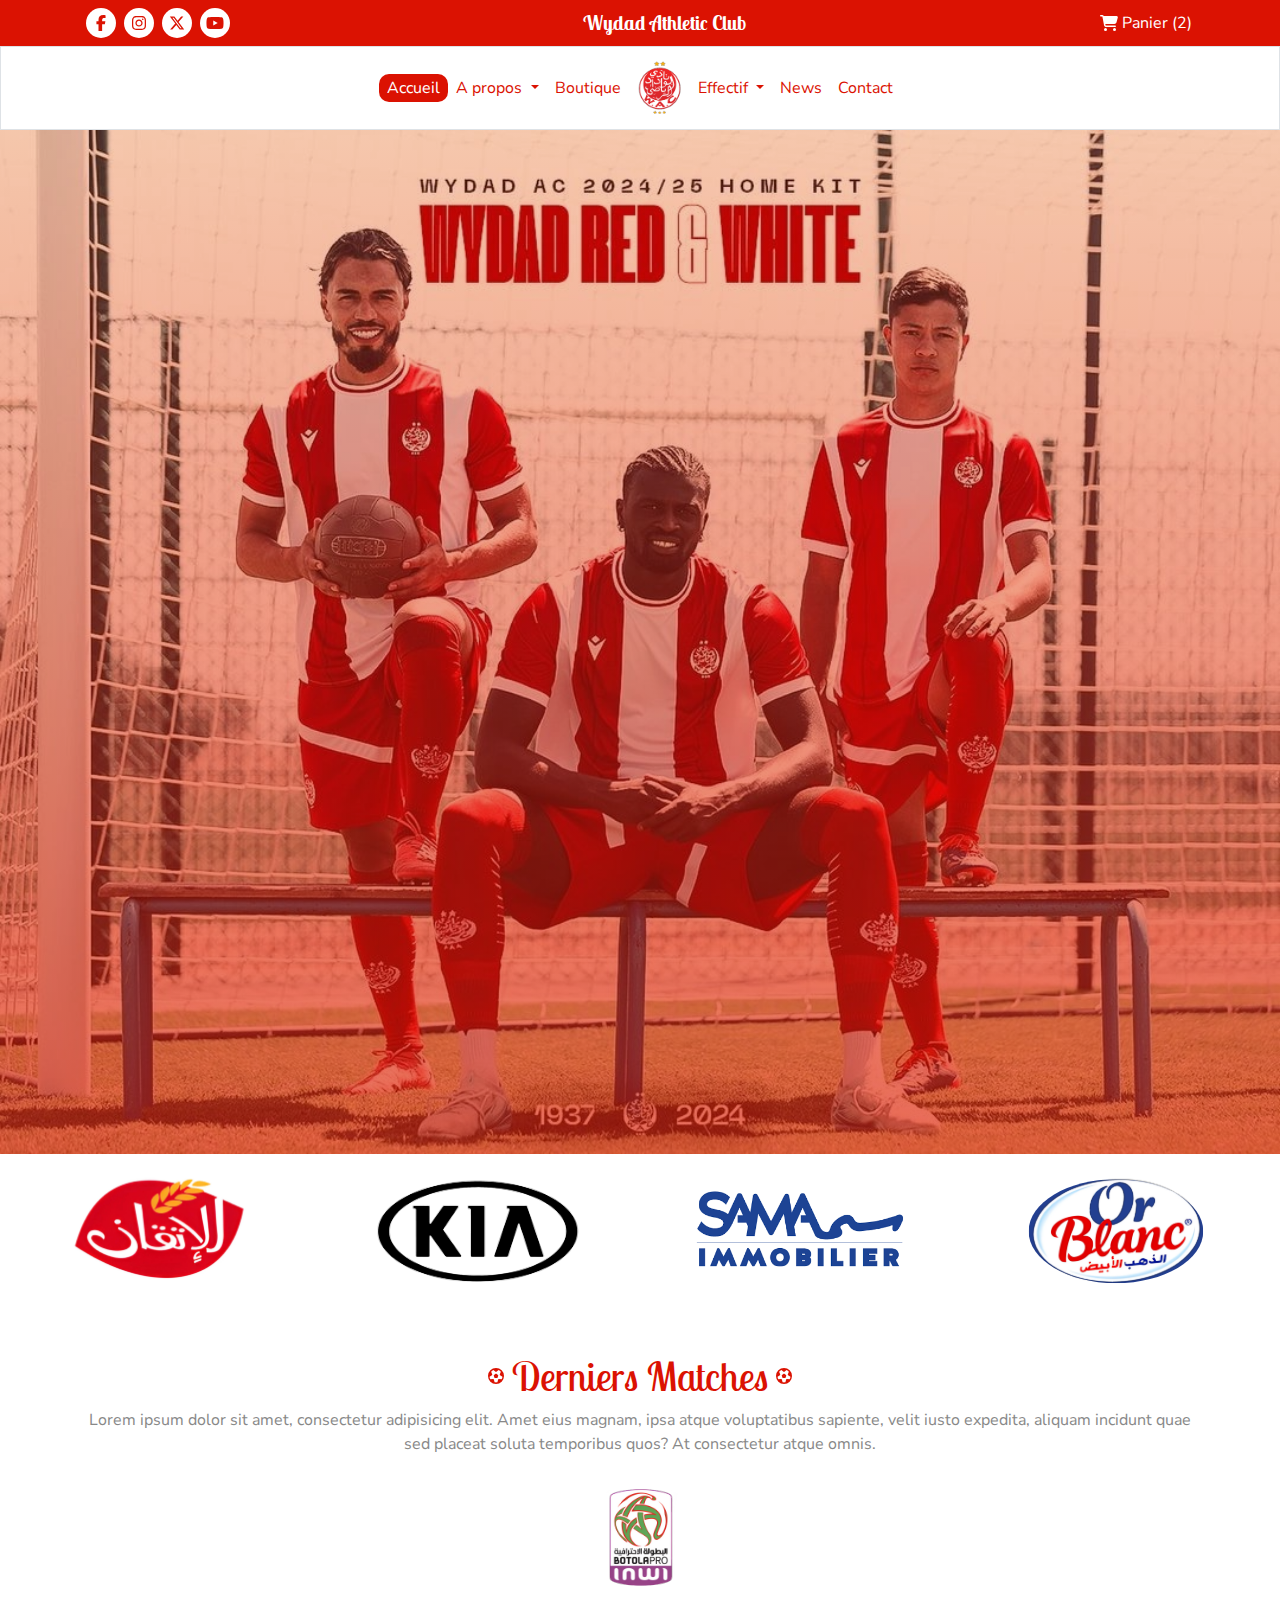
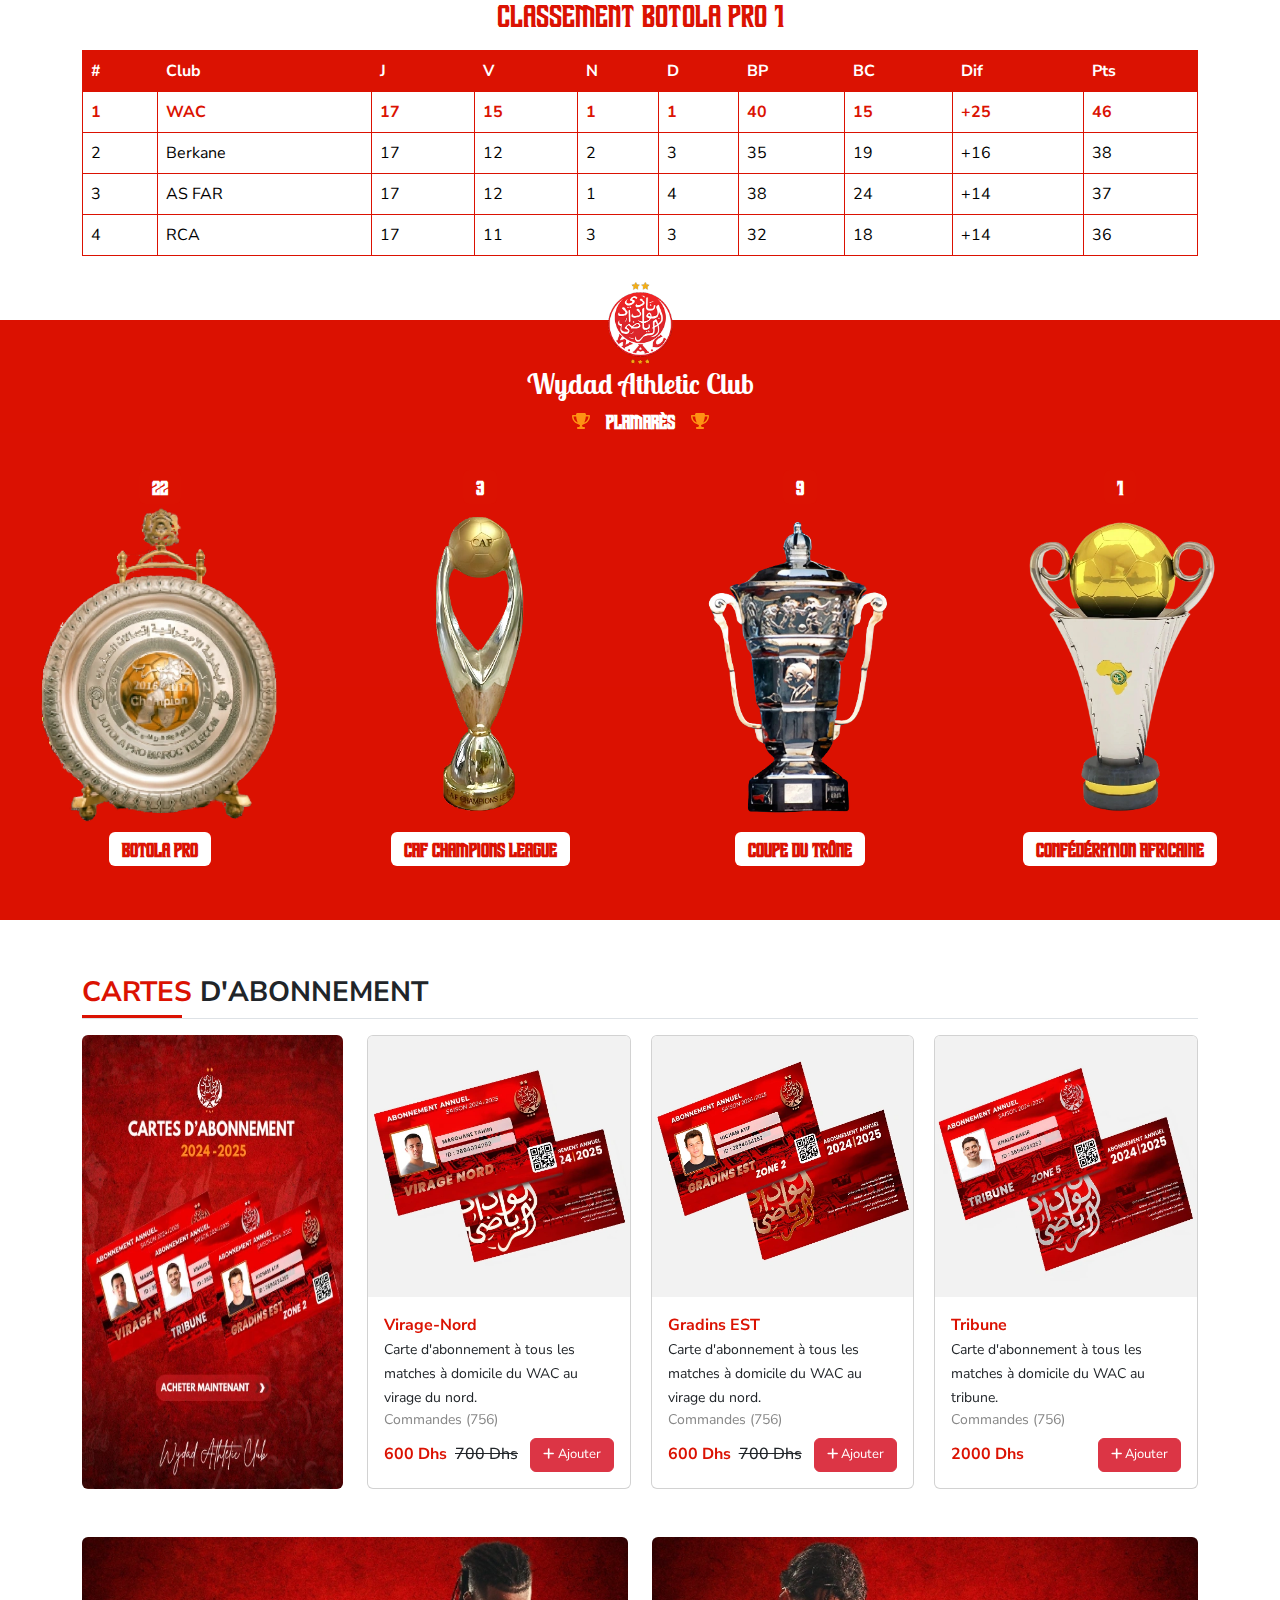
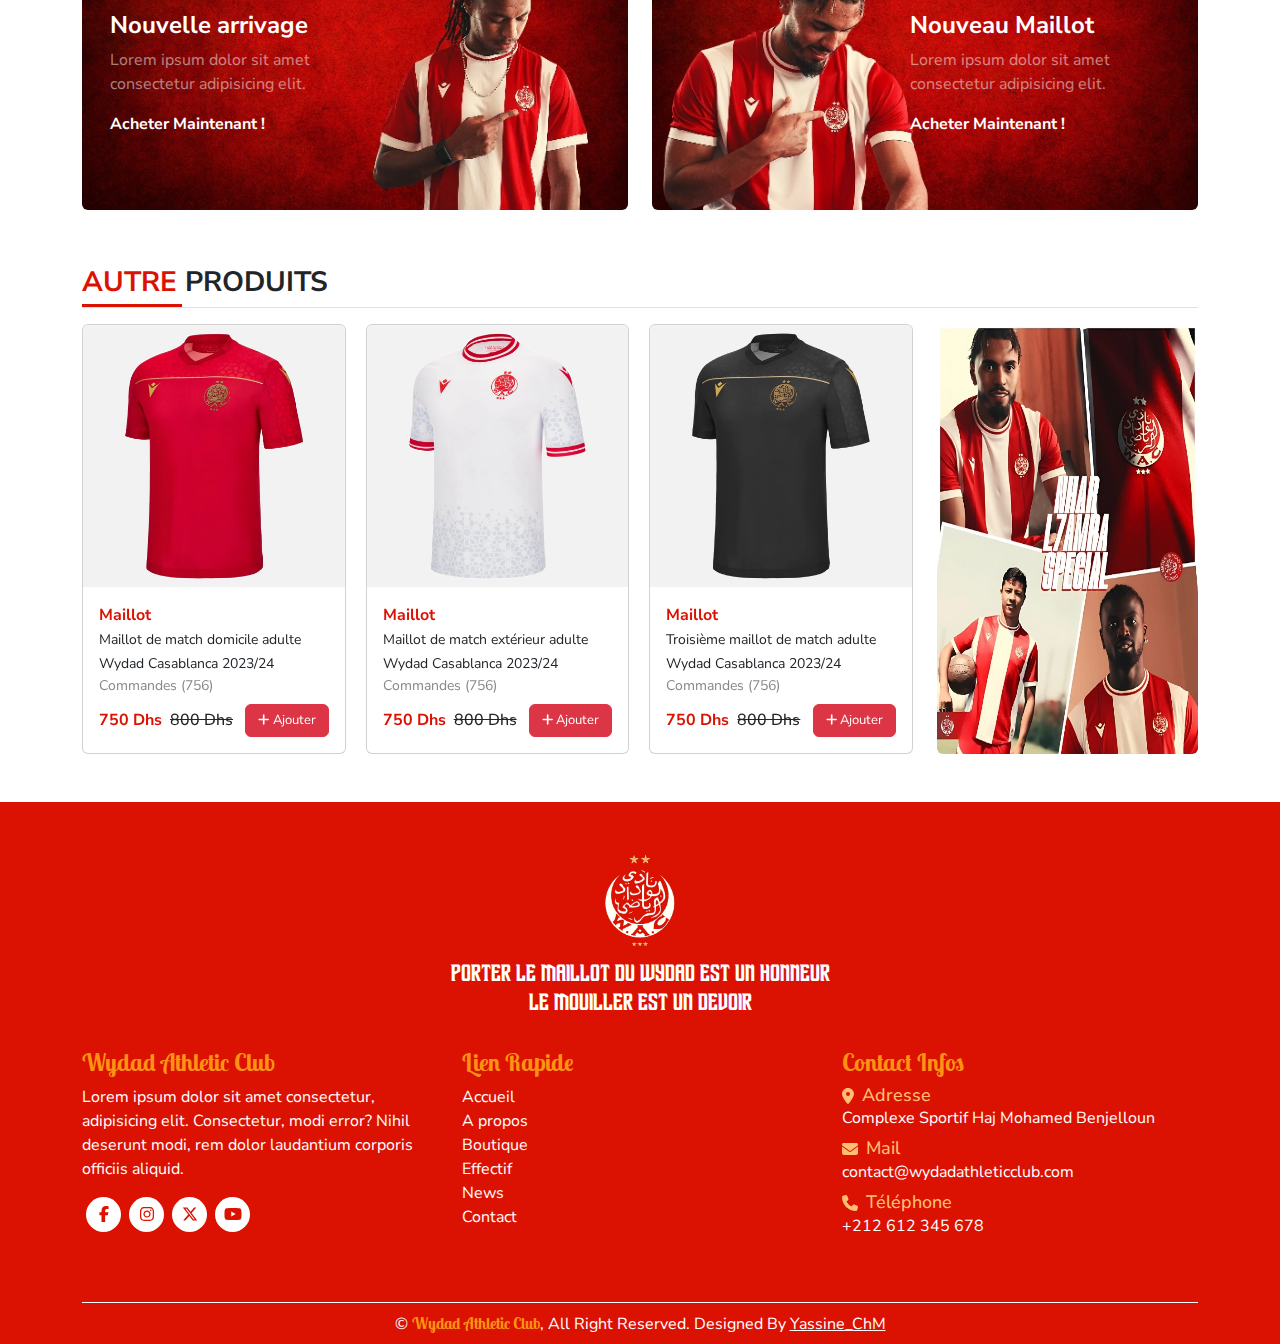
<file: index.html>
<!DOCTYPE html>
<html lang="en">
  <head>
    <meta charset="UTF-8" />
    <meta name="viewport" content="width=device-width, initial-scale=1.0" />

    <!-- website title -->
    <title>Wydad Athletic Club</title>

    <!-- website icon -->
    <link rel="icon" href="assets/images/logo/logo.svg" />

    <!-- link to files css -->
    <link rel="stylesheet" href="assets/css/bootstrap.min.css" />
    <link rel="stylesheet" href="assets/css/bootstrap.min.css.map" />
    <link rel="stylesheet" href="assets/css/style.css" />
    <link rel="stylesheet" href="assets/css/all.min.css" />
    <link rel="stylesheet" href="assets/css/swiper-bundle.min.css" />
  </head>
  <body>
    <div
      class="position-fixed top-0 w-100 h-100 d-flex align-items-center justify-content-center bg-white"
      id="loader-container"
    >
      <span class="loader"></span>
    </div>

    <div class="bg-overlay" onclick="close_cart()"></div>

    <!-- start navbar -->
    <nav>
      <div class="top-nav bg-red text-white py-2">
        <div
          class="container d-flex flex-wrap justify-content-between align-items-center"
        >
          <ul class="social-link d-flex ps-0 mb-0">
            <a href="https://www.facebook.com/WACofficiel/" target="_blank"
              ><li class="mx-1"><i class="fa-brands fa-facebook-f"></i></li
            ></a>
            <a href="https://www.instagram.com/wacofficiel/" target="_blank"
              ><li class="mx-1"><i class="fa-brands fa-instagram"></i></li
            ></a>
            <a href="https://x.com/WACofficiel" target="_blank"
              ><li class="mx-1"><i class="fa-brands fa-x-twitter"></i></li
            ></a>
            <a href="https://www.youtube.com/@WACofficiel" target="_blank"
              ><li class="mx-1"><i class="fa-brands fa-youtube"></i></li
            ></a>
          </ul>
          <a href="index.html">
            <h1
              class="mb-0 d-none d-sm-block fs-5 fw-bold second-font-family text-white text-capitalize"
            >
              wydad athletic club
            </h1></a
          >
          <button
            onclick="open_cart()"
            type="button"
            class="bg-transparent text-white text-capitalize border-0 d-flex align-items-center"
          >
            <i class="fa-solid fa-cart-shopping"></i>
            <span class="ms-1">panier (2)</span>
          </button>
        </div>
      </div>

      <div
        class="main-navbar navbar navbar-expand-lg bg-white border border-bottom-1"
      >
        <div class="container">
          <a class="navbar-brand d-block d-lg-none border-0" href="index.html">
            <img src="assets/images/logo/logo.svg" alt="logo" />
          </a>
          <button
            class="icon-menu d-block d-lg-none bg-transparent border border-0"
            type="button"
            data-bs-toggle="collapse"
            data-bs-target="#navbarSupportedContent"
            aria-controls="navbarSupportedContent"
            aria-expanded="false"
            aria-label="Toggle navigation"
          >
            <i class="fa-solid fa-bars"></i>
          </button>
          <div class="collapse navbar-collapse" id="navbarSupportedContent">
            <ul class="navbar-nav mx-auto">
              <li class="nav-item my-auto">
                <a class="nav-link active" aria-current="page" href="index.html"
                  >Accueil</a
                >
              </li>
              <li class="nav-item dropdown my-auto">
                <a
                  class="nav-link text-red dropdown-toggle"
                  href="#"
                  role="button"
                  data-bs-toggle="dropdown"
                  aria-expanded="false"
                >
                  A propos
                </a>
                <ul class="dropdown-menu">
                  <li>
                    <a class="dropdown-item text-red" href="history.html"
                      >Histoire</a
                    >
                  </li>
                  <li>
                    <a class="dropdown-item text-red" href="palmares.html"
                      >Palmares</a
                    >
                  </li>
                </ul>
              </li>
              <li class="nav-item my-auto">
                <a class="nav-link text-red" href="shop.html">Boutique</a>
              </li>
              <a class="navbar-brand d-none d-lg-block mx-2" href="index.html">
                <img src="assets/images/logo/logo.svg" alt="logo" />
              </a>
              <li class="nav-item dropdown my-auto">
                <a
                  class="nav-link text-red dropdown-toggle"
                  href="#"
                  role="button"
                  data-bs-toggle="dropdown"
                  aria-expanded="false"
                >
                  Effectif
                </a>
                <ul class="dropdown-menu">
                  <li>
                    <a class="dropdown-item text-red" href="effectif.html"
                      >Tout</a
                    >
                  </li>
                  <li>
                    <a class="dropdown-item text-red" href="president.html"
                      >Président</a
                    >
                  </li>
                  <li>
                    <a class="dropdown-item text-red" href="coach.html"
                      >Entraîneur</a
                    >
                  </li>
                  <li>
                    <a class="dropdown-item text-red" href="players.html"
                      >Joueurs</a
                    >
                  </li>
                </ul>
              </li>
              <li class="nav-item my-auto">
                <a class="nav-link text-red" href="news.html">News</a>
              </li>
              <li class="nav-item my-auto">
                <a class="nav-link text-red" href="contact.html">Contact</a>
              </li>
            </ul>
          </div>
        </div>
      </div>
    </nav>
    <!-- end navbar -->

    <!-- start cart -->
    <div
      class="cart bg-white d-flex flex-column justify-content-between"
      id="cart"
    >
      <div
        class="top-cart d-flex justify-content-between align-items-center border-bottom"
      >
        <div class="close-cart bg-white p-2 border-end" onclick="close_cart()">
          <i class="fa-solid fa-xmark"></i>
        </div>
        <h4 class="my-auto fs-6 fw-bold text-uppercase">panier</h4>
        <div class="count-item">
          <span class="bg-white fw-bold p-2 border-start">2</span>
        </div>
      </div>

      <div class="items-in-cart px-2 py-3 h-100 overflow-y-auto">
        <div
          class="single-item-in-cart d-flex align-items-start border-bottom py-1"
        >
          <a
            href="single-product.html"
            class="product-img w-25 me-2 position-relative"
          >
            <img
              src="assets/images/products/product-1.webp"
              alt="product-img"
              class="main-img w-100"
            />
            <img
              class="img-hover"
              src="assets/images/product-details/product-details-1-1.webp"
              alt=""
              class="w-100"
            />
          </a>
          <div class="product-details me-2">
            <a href="single-product.html"
              ><h6>Maillot de match extérieur Wydad Casablanca 2023/24</h6></a
            >
            <ul class="mb-0 ps-0">
              <li>QTY: 1</li>
              <li>750.00 Dhs</li>
            </ul>
          </div>
          <div class="delete-item">
            <i class="fa-solid fa-trash-can"></i>
          </div>
        </div>

        <div
          class="single-item-in-cart d-flex align-items-start border-bottom py-1"
        >
          <a
            href="single-product.html"
            class="product-img w-25 me-2 position-relative"
          >
            <img
              src="assets/images/products/product-2.webp"
              alt="product-img"
              class="main-img w-100"
            />
            <img
              class="img-hover"
              src="assets/images/product-details/product-details-2-1.webp"
              alt=""
              class="w-100"
            />
          </a>
          <div class="product-details me-2">
            <a href="single-product.html"
              ><h6>Troisième maillot de match Wydad Casablanca 2023/24</h6></a
            >
            <ul class="mb-0 ps-0">
              <li>QTY: 1</li>
              <li>750.00 Dhs</li>
            </ul>
          </div>
          <div class="delete-item">
            <i class="fa-solid fa-trash-can"></i>
          </div>
        </div>
      </div>

      <div class="bottom-cart">
        <div
          class="total-price bg-white px-2 py-3 border-top d-flex justify-content-between"
        >
          <h6 class="my-auto fw-bold text-capitalize">total :</h6>
          <h6 class="my-auto fw-bold text-red">1500.00 Dhs</h6>
        </div>
        <div
          class="btn-cart px-2 py-2 py-sm-3 bg-red d-flex justify-content-center"
        >
          <a href="checkout.html" class="mx-auto fs-6 fw-bold text-white text-uppercase"
            >checkout</a
          >
        </div>
      </div>
    </div>
    <!-- end cart -->

    <!-- start hero-sec -->
    <section class="hero-sec">
      <div class="img-container position-relative">
        <img
          src="assets/images/banners/hero-img.webp"
          alt="hero image"
          class="w-100"
        />
      </div>
    </section>
    <!-- end hero-sec -->

    <!-- start scrolbar sponsors -->
    <section>
      <div class="swiper sponsors-swp position-relative overflow-hidden">
        <div class="swiper-wrapper sponsors d-flex">
          <div class="swiper-slide single-sponsor">
            <img
              src="assets/images/sponsors/ingelec.svg"
              alt=""
              class="w-100"
            />
          </div>
          <div class="swiper-slide single-sponsor">
            <img
              src="assets/images/sponsors/alitkan.svg"
              alt=""
              class="w-100"
            />
          </div>
          <div class="swiper-slide single-sponsor">
            <img src="assets/images/sponsors/kia.svg" alt="" class="w-100" />
          </div>
          <div class="swiper-slide single-sponsor">
            <img src="assets/images/sponsors/sama.svg" alt="" class="w-100" />
          </div>
          <div class="swiper-slide single-sponsor">
            <img
              src="assets/images/sponsors/or-blanc.svg"
              alt=""
              class="w-100"
            />
          </div>
          <div class="swiper-slide single-sponsor">
            <img
              src="assets/images/sponsors/hyandai.svg"
              alt=""
              class="w-100"
            />
          </div>
        </div>
      </div>
    </section>
    <!-- end scrolbar sponsors -->

    <!-- start last maillot -->
    <!-- <section class="py-4">
      <div class="container">
        <div class="text-center">
          <div
            class="my-2 text-red fw-bold d-flex justify-content-center align-items-center"
          >
            <i class="fa-regular fa-futbol"></i>
            <h1 class="text-capitalize mx-2 my-auto second-font-family">
              last maillot
            </h1>
            <i class="fa-regular fa-futbol"></i>
          </div>
          <p>
            Lorem ipsum dolor sit amet, consectetur adipisicing elit. Amet eius
            magnam, ipsa atque voluptatibus sapiente, velit iusto expedita,
            aliquam incidunt quae sed placeat soluta temporibus quos? At
            consectetur atque omnis.
          </p>
        </div>
        <div class="row">
          <img
            src="assets/images/about/last-maillot.webp"
            alt=""
            class="col-12 col-lg-6"
          />
          <div
            class="content col-12 col-lg-6 d-flex flex-column justify-content-center align-items-start"
          >
            <p class="mb-0">
              Lorem ipsum dolor sit amet consectetur adipisicing elit.
              Consequuntur maiores assumenda omnis repellendus dolorem quod?
              Illo ex atque necessitatibus soluta. Lorem ipsum dolor sit amet
              consectetur adipisicing elit. Consequuntur maiores assumenda omnis
              repellendus dolorem quod? Illo ex atque necessitatibus soluta.
              Consequuntur maiores assumenda omnis repellendus dolorem quod?
              Illo ex atque necessitatibus soluta.
            </p>
            <img
              src="assets/images/about/macron.svg"
              alt=""
              class="w-50 mx-auto"
            />
            <p>
              Lorem ipsum dolor sit amet consectetur adipisicing elit. Repellat
              reiciendis tenetur nemo architecto fugit doloremque ratione
              voluptas dignissimos? Nulla, totam.
            </p>
            <ul class="ps-3">
              <li class="d-flex align-items-center">
                <i class="fa-solid fa-check text-red"></i>
                <p class="mb-0 ms-2">
                  Lorem ipsum dolor sit amet consectetur adipisicing elit.
                </p>
              </li>
              <li class="d-flex align-items-center">
                <i class="fa-solid fa-check text-red"></i>
                <p class="mb-0 ms-2">
                  Lorem ipsum dolor sit amet consectetur adipisicing elit.
                </p>
              </li>
              <li class="d-flex align-items-center">
                <i class="fa-solid fa-check text-red"></i>
                <p class="mb-0 ms-2">
                  Lorem ipsum dolor sit amet consectetur adipisicing elit.
                </p>
              </li>
              <li class="d-flex align-items-center">
                <i class="fa-solid fa-check text-red"></i>
                <p class="mb-0 ms-2">
                  Lorem ipsum dolor sit amet consectetur adipisicing elit.
                </p>
              </li>
            </ul>
            <a
              href="shop.html"
              class="btn btn-danger text-capitalize bg-red border-0"
              >acheter maintenant !</a
            >
          </div>
        </div>
      </div>
    </section> -->
    <!-- end last maillot -->

    <!-- start last matchs -->
    <section class="my-5">
      <div class="container">
        <div class="text-center">
          <div
            class="my-2 text-red fw-bold d-flex justify-content-center align-items-center"
          >
            <i class="fa-regular fa-futbol"></i>
            <h1 class="text-capitalize mx-2 my-auto second-font-family">
              derniers matches
            </h1>
            <i class="fa-regular fa-futbol"></i>
          </div>
          <p>
            Lorem ipsum dolor sit amet, consectetur adipisicing elit. Amet eius
            magnam, ipsa atque voluptatibus sapiente, velit iusto expedita,
            aliquam incidunt quae sed placeat soluta temporibus quos? At
            consectetur atque omnis.
          </p>
        </div>
        <div class="row" id="match-cards-container">
          <!-- <div class="col-md-6 col-lg-4 mb-4">
            <div class="card text-center match-card">
              <div class="card-header match-header">
                <div
                  class="d-flex justify-content-center align-items-center gap-1"
                >
                  <img src="assets/images/last-matchs/botola.svg" alt="" />
                  <p class="mb-0 text-uppercase text-black">
                    <span class="fw-bold">botola</span> pro
                  </p>
                </div>
              </div>
              <div class="card-body">
                <h5 class="card-title">30 Août 2024 - 18:00</h5>
                <div
                  class="d-flex justify-content-center align-items-center gap-4"
                >
                  <div
                    class="d-flex flex-column align-items-center gap-1 match-club"
                  >
                    <img src="assets/images/last-matchs/wac.svg" alt="" />
                    <h4 class="mb-0 fs-6 fw-bold">WAC</h4>
                  </div>
                  <h1 class="mb-0 fs-2">4 - 1</h1>
                  <div
                    class="d-flex flex-column align-items-center gap-1 match-club"
                  >
                    <img src="assets/images/last-matchs/dhj.svg" alt="" />
                    <h4 class="mb-0 fs-6 fw-bold">DHJ</h4>
                  </div>
                </div>
              </div>
              <div class="card-footer text-body-secondary match-footer">
                <h5 class="mb-0 fw-bold">Tour 3</h5>
                <p class="mb-0">Stade Larbi Zaouli</p>
              </div>
            </div>
          </div>

          <div class="col-md-6 col-lg-4 mb-4">
            <div class="card text-center match-card">
              <div class="card-header match-header">
                <div
                  class="d-flex justify-content-center align-items-center gap-1"
                >
                  <img src="assets/images/last-matchs/botola.svg" alt="" />
                  <p class="mb-0 text-uppercase text-black">
                    <span class="fw-bold">botola</span> pro
                  </p>
                </div>
              </div>
              <div class="card-body">
                <h5 class="card-title">30 Août 2024 - 18:00</h5>
                <div
                  class="d-flex justify-content-center align-items-center gap-4"
                >
                  <div
                    class="d-flex flex-column align-items-center gap-1 match-club"
                  >
                    <img src="assets/images/last-matchs/wac.svg" alt="" />
                    <h4 class="mb-0 fs-6 fw-bold">WAC</h4>
                  </div>
                  <h1 class="mb-0 fs-2">1 - 0</h1>
                  <div
                    class="d-flex flex-column align-items-center gap-1 match-club"
                  >
                    <img src="assets/images/last-matchs/mat.svg" alt="" />
                    <h4 class="mb-0 fs-6 fw-bold">MAT</h4>
                  </div>
                </div>
              </div>
              <div class="card-footer text-body-secondary match-footer">
                <h5 class="mb-0 fw-bold">Tour 2</h5>
                <p class="mb-0">Stade Larbi Zaouli</p>
              </div>
            </div>
          </div>

          <div class="col-md-6 col-lg-4 mb-4">
            <div class="card text-center match-card">
              <div class="card-header match-header">
                <div
                  class="d-flex justify-content-center align-items-center gap-1"
                >
                  <img src="assets/images/last-matchs/botola.svg" alt="" />
                  <p class="mb-0 text-uppercase text-black">
                    <span class="fw-bold">botola</span> pro
                  </p>
                </div>
              </div>
              <div class="card-body">
                <h5 class="card-title">30 Août 2024 - 18:00</h5>
                <div
                  class="d-flex justify-content-center align-items-center gap-4"
                >
                  <div
                    class="d-flex flex-column align-items-center gap-1 match-club"
                  >
                    <img src="assets/images/last-matchs/mas.svg" alt="" />
                    <h4 class="mb-0 fs-6 fw-bold">MAS Fés</h4>
                  </div>
                  <h1 class="mb-0 fs-2">1 - 0</h1>
                  <div
                    class="d-flex flex-column align-items-center gap-1 match-club"
                  >
                    <img src="assets/images/last-matchs/wac.svg" alt="" />
                    <h4 class="mb-0 fs-6 fw-bold">WAC</h4>
                  </div>
                </div>
              </div>
              <div class="card-footer text-body-secondary match-footer">
                <h5 class="mb-0 fw-bold">Tour 1</h5>
                <p class="mb-0">Stade Hassan-II</p>
              </div>
            </div>
          </div> -->
        </div>
        <div class="classement my-3">
          <div class="d-flex flex-column align-items-center gap-2 mb-2">
            <img src="assets/images/last-matchs/botola-pro.svg" alt="" />
            <h2 class="fs-2 text-red third-font-family">
              Classement botola pro 1
            </h2>
          </div>
          <div class="botola-ranking">
            <table class="table table-hover">
              <thead>
                <tr>
                  <th scope="col">#</th>
                  <th scope="col">Club</th>
                  <th scope="col">J</th>
                  <th scope="col">V</th>
                  <th scope="col">N</th>
                  <th scope="col">D</th>
                  <th scope="col">BP</th>
                  <th scope="col">BC</th>
                  <th scope="col">Dif</th>
                  <th scope="col">Pts</th>
                </tr>
              </thead>
              <tbody>
                <tr class="fw-bold wac-lign">
                  <td scope="row">1</td>
                  <td>WAC</td>
                  <td>17</td>
                  <td>15</td>
                  <td>1</td>
                  <td>1</td>
                  <td>40</td>
                  <td>15</td>
                  <td>+25</td>
                  <td>46</td>
                </tr>
                <tr>
                  <td scope="row">2</td>
                  <td>Berkane</td>
                  <td>17</td>
                  <td>12</td>
                  <td>2</td>
                  <td>3</td>
                  <td>35</td>
                  <td>19</td>
                  <td>+16</td>
                  <td>38</td>
                </tr>
                <tr>
                  <td scope="row">3</td>
                  <td>AS FAR</td>
                  <td>17</td>
                  <td>12</td>
                  <td>1</td>
                  <td>4</td>
                  <td>38</td>
                  <td>24</td>
                  <td>+14</td>
                  <td>37</td>
                </tr>
                <tr>
                  <td scope="row">4</td>
                  <td>RCA</td>
                  <td>17</td>
                  <td>11</td>
                  <td>3</td>
                  <td>3</td>
                  <td>32</td>
                  <td>18</td>
                  <td>+14</td>
                  <td>36</td>
                </tr>
              </tbody>
            </table>
          </div>
        </div>
      </div>
    </section>
    <!-- end last matchs -->

    <section class="palmares-banner my-5">
      <div
        class="top-banner position-absolute z-2 d-flex flex-column align-items-center"
      >
        <img src="assets/images/logo/logo.svg" alt="" />
        <h1
          class="text-white text-capitalize text-center fs-3 fw-bold second-font-family"
        >
          wydad athletic club
        </h1>
        <div class="d-flex align-items-center text-white">
          <i class="fa-solid fa-trophy text-yellow"></i>
          <h4 class="mx-3 my-0 fs-5 fw-bold text-uppercase third-font-family">
            plamarès
          </h4>
          <i class="fa-solid fa-trophy text-yellow"></i>
        </div>
      </div>

      <div class="palmares-sec w-100 position-absolute z-2">
        <div class="palmares-swp mySwiper position-relative overflow-hidden">
          <div class="swiper-wrapper palmares">
            <div
              class="swiper-slide single-palmares text-center d-flex flex-column align-items-center"
            >
              <span class="badge bg-red fs-5 third-font-family">22</span>
              <img
                src="assets/images/palmares/botola-pro.webp"
                alt="botola pro img"
                class="w-100"
              />
              <div
                class="single-palmares-title my-2 badge bg-white text-red fs-5 third-font-family"
              >
                Botola pro
              </div>
            </div>
            <div
              class="swiper-slide single-palmares text-center d-flex flex-column align-items-center"
            >
              <span class="badge bg-red fs-5 third-font-family">3</span>
              <img
                src="assets/images/palmares/CAF-Champions-League.webp"
                alt="CAF Champions League img"
                class="w-100"
              />
              <div
                class="single-palmares-title my-2 badge bg-white text-red fs-5 third-font-family"
              >
                CAF Champions League
              </div>
            </div>
            <div
              class="swiper-slide single-palmares text-center d-flex flex-column align-items-center"
            >
              <span class="badge bg-red fs-5 third-font-family">9</span>
              <img
                src="assets/images/palmares/Coupe-du-trone.webp"
                alt="Coupe du trone img"
                class="w-100"
              />
              <div
                class="single-palmares-title my-2 badge bg-white text-red fs-5 third-font-family"
              >
                Coupe du trône
              </div>
            </div>
            <div
              class="swiper-slide single-palmares text-center d-flex flex-column align-items-center"
            >
              <span class="badge bg-red fs-5 third-font-family">1</span>
              <img
                src="assets/images/palmares/Coupe-de-la-Confederation-Africaine.webp"
                alt="Coupe de la Confederation Africaine img"
                class="w-100"
              />
              <div
                class="single-palmares-title my-2 badge bg-white text-red fs-5 third-font-family"
              >
                Confédération Africaine
              </div>
            </div>
            <div
              class="swiper-slide single-palmares text-center d-flex flex-column align-items-center"
            >
              <span class="badge bg-red fs-5 third-font-family">1</span>
              <img
                src="assets/images/palmares/Supercoupe-Africaine.webp"
                alt="Supercoupe Africaine img"
                class="w-100"
              />
              <div
                class="single-palmares-title my-2 badge bg-white text-red fs-5 third-font-family"
              >
                Supercoupe Africaine
              </div>
            </div>
            <div
              class="swiper-slide single-palmares text-center d-flex flex-column align-items-center"
            >
              <span class="badge bg-red fs-5 third-font-family">1</span>
              <img
                src="assets/images/palmares/Ligue-des-Champions-Arabe.webp"
                alt="Ligue des Champions Arabe img"
                class="w-100"
              />
              <div
                class="single-palmares-title my-2 badge bg-white text-red fs-5 third-font-family"
              >
                Champion d'Arabe
              </div>
            </div>
          </div>
        </div>
      </div>
    </section>

    <section class="my-5">
      <div class="container">
        <h1
          class="title-product-sec py-2 fs-3 fw-bolder text-uppercase border-bottom position-relative"
        >
          <span class="text-red">cartes</span> d'abonnement
        </h1>
        <div class="my-3 row">
          <div class="d-none d-sm-block col-6 col-lg-4 col-xl-3">
            <a href="shop.html">
              <img
                src="assets/images/banners/cartes d’abonnement.webp"
                alt=""
                class="w-100 h-100 rounded-2"
              />
            </a>
          </div>
          <div class="col-12 col-sm-6 col-lg-8 col-xl-9">
            <div
              class="products-swp mySwiper position-relative overflow-hidden"
            >
              <div class="swiper-wrapper products">
                <div class="swiper-slide card single-product">
                  <div class="card-img-top position-relative overflow-hidden">
                    <a href="single-product.html">
                      <img
                        src="assets/images/products/cart-1.webp"
                        class="w-100 h-100"
                        alt="..."
                      />
                    </a>
                    <div class="hover-btns">
                      <button
                        type="button"
                        class="btn btn-danger"
                        data-bs-toggle="modal"
                        data-bs-target="#productModal"
                      >
                        <i class="fa-solid fa-eye"></i>
                      </button>
                      <button type="button" class="btn btn-danger">
                        <i class="fa-solid fa-cart-plus"></i>
                      </button>
                    </div>
                  </div>
                  <div class="card-body">
                    <p class="card-text mb-0 fs-6 fw-bold text-red">
                      Virage-Nord
                    </p>
                    <a href="single-product.html" class="card-title"
                      >Carte d'abonnement à tous les matches à domicile du WAC
                      au virage du nord.</a
                    >
                    <p class="count-orders card-text mb-0">Commandes (756)</p>
                    <div
                      class="bottom-card mt-2 d-flex justify-content-between align-items-center"
                    >
                      <div class="price d-flex">
                        <h6 class="me-2 mb-0 fs-6 fw-bold text-red">600 Dhs</h6>
                        <h6 class="mb-0 fs-6 text-decoration-line-through">
                          700 Dhs
                        </h6>
                      </div>
                      <button type="button" class="btn btn-danger">
                        <i class="fa-solid fa-plus"></i>
                        <span class="text-capitalize">ajouter</span>
                      </button>
                    </div>
                  </div>
                </div>

                <div class="swiper-slide card single-product">
                  <div class="card-img-top position-relative overflow-hidden">
                    <a href="single-product.html">
                      <img
                        src="assets/images/products/cart-2.webp"
                        class="w-100 h-100"
                        alt="..."
                      />
                    </a>
                    <div class="hover-btns">
                      <button
                        type="button"
                        class="btn btn-danger"
                        data-bs-toggle="modal"
                        data-bs-target="#productModal"
                      >
                        <i class="fa-solid fa-eye"></i>
                      </button>
                      <button type="button" class="btn btn-danger">
                        <i class="fa-solid fa-cart-plus"></i>
                      </button>
                    </div>
                  </div>
                  <div class="card-body">
                    <p class="card-text mb-0 fs-6 fw-bold text-red">
                      Gradins EST
                    </p>
                    <a href="single-product.html" class="card-title"
                      >Carte d'abonnement à tous les matches à domicile du WAC
                      au virage du nord.</a
                    >
                    <p class="count-orders card-text mb-0">Commandes (756)</p>
                    <div
                      class="bottom-card mt-2 d-flex justify-content-between align-items-center"
                    >
                      <div class="price d-flex">
                        <h6 class="me-2 mb-0 fs-6 fw-bold text-red">600 Dhs</h6>
                        <h6 class="mb-0 fs-6 text-decoration-line-through">
                          700 Dhs
                        </h6>
                      </div>
                      <button type="button" class="btn btn-danger">
                        <i class="fa-solid fa-plus"></i>
                        <span class="text-capitalize">ajouter</span>
                      </button>
                    </div>
                  </div>
                </div>

                <div class="swiper-slide card single-product">
                  <div class="card-img-top position-relative overflow-hidden">
                    <a href="single-product.html">
                      <img
                        src="assets/images/products/cart-3.webp"
                        class="w-100 h-100"
                        alt="..."
                      />
                    </a>
                    <div class="hover-btns">
                      <button
                        type="button"
                        class="btn btn-danger"
                        data-bs-toggle="modal"
                        data-bs-target="#productModal"
                      >
                        <i class="fa-solid fa-eye"></i>
                      </button>
                      <button type="button" class="btn btn-danger">
                        <i class="fa-solid fa-cart-plus"></i>
                      </button>
                    </div>
                  </div>
                  <div class="card-body">
                    <p class="card-text mb-0 fs-6 fw-bold text-red">Tribune</p>
                    <a href="single-product.html" class="card-title"
                      >Carte d'abonnement à tous les matches à domicile du WAC
                      au tribune.</a
                    >
                    <p class="count-orders card-text mb-0">Commandes (756)</p>
                    <div
                      class="bottom-card mt-2 d-flex justify-content-between align-items-center"
                    >
                      <div class="price d-flex">
                        <h6 class="me-2 mb-0 fs-6 fw-bold text-red">
                          2000 Dhs
                        </h6>
                        <!-- <h6 class="mb-0 fs-6 text-decoration-line-through">2500 Dhs</h6> -->
                      </div>
                      <button type="button" class="btn btn-danger">
                        <i class="fa-solid fa-plus"></i>
                        <span class="text-capitalize">ajouter</span>
                      </button>
                    </div>
                  </div>
                </div>

                <div class="swiper-slide card single-product">
                  <div class="card-img-top position-relative overflow-hidden">
                    <a href="single-product.html">
                      <img
                        src="assets/images/products/cart-1.webp"
                        class="w-100 h-100"
                        alt="..."
                      />
                    </a>
                    <div class="hover-btns">
                      <button
                        type="button"
                        class="btn btn-danger"
                        data-bs-toggle="modal"
                        data-bs-target="#productModal"
                      >
                        <i class="fa-solid fa-eye"></i>
                      </button>
                      <button type="button" class="btn btn-danger">
                        <i class="fa-solid fa-cart-plus"></i>
                      </button>
                    </div>
                  </div>
                  <div class="card-body">
                    <p class="card-text mb-0 fs-6 fw-bold text-red">
                      Virage-Nord
                    </p>
                    <a href="single-product.html" class="card-title"
                      >Carte d'abonnement à tous les matches à domicile au
                      virage du nord.</a
                    >
                    <p class="count-orders card-text mb-0">Commandes (756)</p>
                    <div
                      class="bottom-card mt-2 d-flex justify-content-between align-items-center"
                    >
                      <div class="price d-flex">
                        <h6 class="me-2 mb-0 fs-6 fw-bold text-red">600 Dhs</h6>
                        <h6 class="mb-0 fs-6 text-decoration-line-through">
                          700 Dhs
                        </h6>
                      </div>
                      <button type="button" class="btn btn-danger">
                        <i class="fa-solid fa-plus"></i>
                        <span class="text-capitalize">ajouter</span>
                      </button>
                    </div>
                  </div>
                </div>
              </div>

              <div
                class="swiper-button-prev nav-swp btn btn-danger text-white"
              ></div>
              <div
                class="swiper-button-next nav-swp btn btn-danger text-white"
              ></div>
            </div>
          </div>
        </div>
      </div>
    </section>

    <!-- Modal -->
    <div
      class="modal fade"
      id="productModal"
      tabindex="-1"
      aria-labelledby="productModalLabel"
      aria-hidden="true"
    >
      <div class="modal-dialog modal-dialog-centered modal-lg">
        <div class="modal-content position-relative">
          <div class="modal-header">
            <h1
              class="modal-title fs-5 fw-bold text-red"
              id="exampleModalToggleLabel"
            >
              Détails du produit
            </h1>
            <button
              type="button"
              class="btn-close"
              data-bs-dismiss="modal"
              aria-label="Close"
            ></button>
          </div>
          <div class="modal-body row">
            <div class="col-md-6">
              <div class="product-images-mobile">
                <div
                  class="product-images-mobile-swp mySwiper position-relative overflow-hidden"
                >
                  <div class="swiper-wrapper all-product-images-mobile">
                    <div class="swiper-slide single-product-images-mobile">
                      <img
                        src="assets/images/products/product-2.webp"
                        alt=""
                        class="w-100"
                      />
                    </div>
                    <div class="swiper-slide single-product-images-mobile">
                      <img
                        src="assets/images/product-details/product-details-2-1.webp"
                        alt=""
                        class="w-100"
                      />
                    </div>
                    <div class="swiper-slide single-product-images-mobile">
                      <img
                        src="assets/images/product-details/product-details-2-2.webp"
                        alt=""
                        class="w-100"
                      />
                    </div>
                    <div class="swiper-slide single-product-images-mobile">
                      <img
                        src="assets/images/product-details/product-details-2-3.webp"
                        alt=""
                        class="w-100"
                      />
                    </div>
                    <div class="swiper-slide single-product-images-mobile">
                      <img
                        src="assets/images/product-details/product-details-2-4.webp"
                        alt=""
                        class="w-100"
                      />
                    </div>
                    <div class="swiper-slide single-product-images-mobile">
                      <img
                        src="assets/images/product-details/product-details-2-5.webp"
                        alt=""
                        class="w-100"
                      />
                    </div>
                  </div>
    
                  <div class="swiper-button-prev btn-swp"></div>
                  <div class="swiper-button-next btn-swp"></div>
                </div>
              </div>
            </div>
            <div class="col-md-6 mt-2 mt-lg-0 d-flex flex-column gap-3">
              <h1 class="mb-0 fs-4 fw-bold text-red">
                Maillot de match domicile adulte Wydad Casablanca 2023/24
              </h1>
              <div class="d-flex justify-content-between align-items-center">
                <select name="" id="" class="p-1 fs-6 user-select-none">
                  <option value="">Selectionner une taille</option>
                  <option value="s">S</option>
                  <option value="m">M</option>
                  <option value="l">L</option>
                  <option value="xl">XL</option>
                  <option value="xxl">XXL</option>
                  <option value="3xl">3XL</option>
                  <option value="4xl">4XL</option>
                </select>
                <h3 class="mb-0 fs-6 fw-bold">750.00 Dhs</h3>
              </div>
              <div class="d-flex justify-content-between align-items-center">
                <div class="w-75 d-flex">
                  <button class="btn btn-danger fs-6 text-uppercase rounded-0 w-75">
                    Ajouter au panier
                  </button>
                  <select name="" id="" class="quantity fs-6 w-25 rounded-0">
                    <option value="1">1</option>
                    <option value="2">2</option>
                    <option value="3">3</option>
                    <option value="4">4</option>
                    <option value="5">5</option>
                  </select>
                </div>
  
                <i class="fa-regular fa-heart fs-5 text-red add-wishlist"></i>
              </div>
              <p class="text-black">
                Maglia home Wydad Casablanca 2023/24 realizzata in tessuto leggero
                ad alta tecnologia, appositamente progettato per i kit da gioco.
                Caratterizzata da una stampa sublimata e da una grafica ricca di
                dettagli che formano un simpatico gioco di forme. Impreziosita
                ulteriormente da un colleto a V con scritta interna 'CASABLANCA' e
                le sue coordinate geografiche, che insieme al colore rosso del
                capo richiamano le origini della squadra.
              </p>
            </div>
          </div>
        </div>
      </div>
    </div>

    <section>
      <div class="container">
        <div class="row">
          <div
            class="banner-product first col-lg-6 d-none d-lg-block position-relative"
          >
            <img
              src="assets/images/banners/product-banner-1.webp"
              alt=""
              class="w-100 rounded-2"
            />
            <div class="content w-50">
              <h4 class="text-white fw-bold">Nouvelle arrivage</h4>
              <p class="text-white-50">
                Lorem ipsum dolor sit amet consectetur adipisicing elit.
              </p>
              <a href="shop.html" class="text-white fw-bold text-capitalize"
                >acheter maintenant !</a
              >
            </div>
          </div>
          <div class="banner-product second col-lg-6 position-relative">
            <img
              src="assets/images/banners/product-banner-2.webp"
              alt=""
              class="w-100 rounded-2"
            />
            <div class="content w-50">
              <h4 class="text-white fw-bold text-capitalize">
                Nouveau maillot
              </h4>
              <p class="text-white-50">
                Lorem ipsum dolor sit amet consectetur adipisicing elit.
              </p>
              <a href="shop.html" class="text-white fw-bold text-capitalize"
                >acheter maintenant !</a
              >
            </div>
          </div>
        </div>
      </div>
    </section>

    <section class="my-5">
      <div class="container">
        <h1
          class="title-product-sec py-2 fs-3 fw-bolder text-uppercase border-bottom position-relative"
        >
          <span class="text-red">Autre</span> produits
        </h1>
        <div class="my-3 row">
          <div class="col-12 col-sm-6 col-lg-8 col-xl-9">
            <div
              class="products-swp mySwiper position-relative overflow-hidden"
            >
              <div class="swiper-wrapper products">
                <div class="swiper-slide card single-product">
                  <div class="card-img-top position-relative overflow-hidden">
                    <a href="single-product.html">
                      <img
                        src="assets/images/products/product-3.webp"
                        class="w-100 h-100"
                        alt="..."
                      />
                    </a>
                    <div class="hover-btns">
                      <button
                        type="button"
                        class="btn btn-danger"
                        data-bs-toggle="modal"
                        data-bs-target="#productModal"
                      >
                        <i class="fa-solid fa-eye"></i>
                      </button>
                      <button type="button" class="btn btn-danger">
                        <i class="fa-solid fa-cart-plus"></i>
                      </button>
                    </div>
                  </div>
                  <div class="card-body">
                    <p class="card-text mb-0 fs-6 fw-bold text-red">Maillot</p>
                    <a href="single-product.html" class="card-title"
                      >Maillot de match domicile adulte Wydad Casablanca
                      2023/24</a
                    >
                    <p class="count-orders card-text mb-0">Commandes (756)</p>
                    <div
                      class="bottom-card mt-2 d-flex justify-content-between align-items-center"
                    >
                      <div class="price d-flex">
                        <h6 class="me-2 mb-0 fs-6 fw-bold text-red">750 Dhs</h6>
                        <h6 class="mb-0 fs-6 text-decoration-line-through">
                          800 Dhs
                        </h6>
                      </div>
                      <button type="button" class="btn btn-danger">
                        <i class="fa-solid fa-plus"></i>
                        <span class="text-capitalize">ajouter</span>
                      </button>
                    </div>
                  </div>
                </div>

                <div class="swiper-slide card single-product">
                  <div class="card-img-top position-relative overflow-hidden">
                    <a href="single-product.html">
                      <img
                        src="assets/images/products/product-1.webp"
                        class="w-100 h-100"
                        alt="..."
                      />
                    </a>
                    <div class="hover-btns">
                      <button
                        type="button"
                        class="btn btn-danger"
                        data-bs-toggle="modal"
                        data-bs-target="#productModal"
                      >
                        <i class="fa-solid fa-eye"></i>
                      </button>
                      <button type="button" class="btn btn-danger">
                        <i class="fa-solid fa-cart-plus"></i>
                      </button>
                    </div>
                  </div>
                  <div class="card-body">
                    <p class="card-text mb-0 fs-6 fw-bold text-red">Maillot</p>
                    <a href="single-product.html" class="card-title"
                      >Maillot de match extérieur adulte Wydad Casablanca
                      2023/24</a
                    >
                    <p class="count-orders card-text mb-0">Commandes (756)</p>
                    <div
                      class="bottom-card mt-2 d-flex justify-content-between align-items-center"
                    >
                      <div class="price d-flex">
                        <h6 class="me-2 mb-0 fs-6 fw-bold text-red">750 Dhs</h6>
                        <h6 class="mb-0 fs-6 text-decoration-line-through">
                          800 Dhs
                        </h6>
                      </div>
                      <button type="button" class="btn btn-danger">
                        <i class="fa-solid fa-plus"></i>
                        <span class="text-capitalize">ajouter</span>
                      </button>
                    </div>
                  </div>
                </div>

                <div class="swiper-slide card single-product">
                  <div class="card-img-top position-relative overflow-hidden">
                    <a href="single-product.html">
                      <img
                        src="assets/images/products/product-2.webp"
                        class="w-100 h-100"
                        alt="..."
                      />
                    </a>
                    <div class="hover-btns">
                      <button
                        type="button"
                        class="btn btn-danger"
                        data-bs-toggle="modal"
                        data-bs-target="#productModal"
                      >
                        <i class="fa-solid fa-eye"></i>
                      </button>
                      <button type="button" class="btn btn-danger">
                        <i class="fa-solid fa-cart-plus"></i>
                      </button>
                    </div>
                  </div>
                  <div class="card-body">
                    <p class="card-text mb-0 fs-6 fw-bold text-red">Maillot</p>
                    <a href="single-product.html" class="card-title"
                      >Troisième maillot de match adulte Wydad Casablanca
                      2023/24</a
                    >
                    <p class="count-orders card-text mb-0">Commandes (756)</p>
                    <div
                      class="bottom-card mt-2 d-flex justify-content-between align-items-center"
                    >
                      <div class="price d-flex">
                        <h6 class="me-2 mb-0 fs-6 fw-bold text-red">750 Dhs</h6>
                        <h6 class="mb-0 fs-6 text-decoration-line-through">
                          800 Dhs
                        </h6>
                      </div>
                      <button type="button" class="btn btn-danger">
                        <i class="fa-solid fa-plus"></i>
                        <span class="text-capitalize">ajouter</span>
                      </button>
                    </div>
                  </div>
                </div>

                <div class="swiper-slide card single-product">
                  <div class="card-img-top position-relative overflow-hidden">
                    <a href="single-product.html">
                      <img
                        src="assets/images/products/product-5.webp"
                        class="w-100 h-100"
                        alt="..."
                      />
                    </a>
                    <div class="hover-btns">
                      <button
                        type="button"
                        class="btn btn-danger"
                        data-bs-toggle="modal"
                        data-bs-target="#productModal"
                      >
                        <i class="fa-solid fa-eye"></i>
                      </button>
                      <button type="button" class="btn btn-danger">
                        <i class="fa-solid fa-cart-plus"></i>
                      </button>
                    </div>
                  </div>
                  <div class="card-body">
                    <p class="card-text mb-0 fs-6 fw-bold text-red">Short</p>
                    <a href="single-product.html" class="card-title"
                      >Short de match rouge adulte Wydad Casablanca 2023/24</a
                    >
                    <p class="count-orders card-text mb-0">Commandes (756)</p>
                    <div
                      class="bottom-card mt-2 d-flex justify-content-between align-items-center"
                    >
                      <div class="price d-flex">
                        <h6 class="me-2 mb-0 fs-6 fw-bold text-red">450 Dhs</h6>
                        <h6 class="mb-0 fs-6 text-decoration-line-through">
                          500 Dhs
                        </h6>
                      </div>
                      <button type="button" class="btn btn-danger">
                        <i class="fa-solid fa-plus"></i>
                        <span class="text-capitalize">ajouter</span>
                      </button>
                    </div>
                  </div>
                </div>

                <div class="swiper-slide card single-product">
                  <div class="card-img-top position-relative overflow-hidden">
                    <a href="single-product.html">
                      <img
                        src="assets/images/products/product-4.webp"
                        class="w-100 h-100"
                        alt="..."
                      />
                    </a>
                    <div class="hover-btns">
                      <button
                        type="button"
                        class="btn btn-danger"
                        data-bs-toggle="modal"
                        data-bs-target="#productModal"
                      >
                        <i class="fa-solid fa-eye"></i>
                      </button>
                      <button type="button" class="btn btn-danger">
                        <i class="fa-solid fa-cart-plus"></i>
                      </button>
                    </div>
                  </div>
                  <div class="card-body">
                    <p class="card-text mb-0 fs-6 fw-bold text-red">Maillot</p>
                    <a href="single-product.html" class="card-title"
                      >Short de match noir adulte Wydad Casablanca 2023/24</a
                    >
                    <p class="count-orders card-text mb-0">Commandes (756)</p>
                    <div
                      class="bottom-card mt-2 d-flex justify-content-between align-items-center"
                    >
                      <div class="price d-flex">
                        <h6 class="me-2 mb-0 fs-6 fw-bold text-red">450 Dhs</h6>
                        <h6 class="mb-0 fs-6 text-decoration-line-through">
                          500 Dhs
                        </h6>
                      </div>
                      <button type="button" class="btn btn-danger">
                        <i class="fa-solid fa-plus"></i>
                        <span class="text-capitalize">ajouter</span>
                      </button>
                    </div>
                  </div>
                </div>
              </div>

              <div
                class="swiper-button-prev nav-swp btn btn-danger text-white"
              ></div>
              <div
                class="swiper-button-next nav-swp btn btn-danger text-white"
              ></div>
            </div>
          </div>
          <div class="d-none d-sm-block col-6 col-lg-4 col-xl-3">
            <a href="shop.html">
              <img
                src="assets/images/banners/maillots-banner.webp"
                alt=""
                class="w-100 h-100 rounded-2"
              />
            </a>
          </div>
        </div>
      </div>
    </section>

    <footer class="bg-red">
      <div class="container">
        <div class="py-5">
          <div class="mb-4 d-flex flex-column align-items-center">
            <a href="index.html"
              ><img src="assets/images/logo/white-logo.svg" alt=""
            /></a>
            <h1 class="mt-2 fs-4 text-white text-center third-font-family">
              Porter le maillot du Wydad est un honneur <br />
              Le mouiller est un devoir
            </h1>
          </div>
          <div class="main-footer mt-2 row">
            <div class="col-12 col-sm-6 col-lg-4">
              <h3
                class="fs-4 fw-bold text-yellow text-capitalize second-font-family"
              >
                wydad athletic club
              </h3>
              <p class="fs-6 text-white">
                Lorem ipsum dolor sit amet consectetur, adipisicing elit.
                Consectetur, modi error? Nihil deserunt modi, rem dolor
                laudantium corporis officiis aliquid.
              </p>
              <ul class="social-link d-flex ps-0">
                <a href="https://www.facebook.com/WACofficiel/" target="_blank"
                  ><li class="mx-1"><i class="fa-brands fa-facebook-f"></i></li
                ></a>
                <a href="https://www.instagram.com/wacofficiel/" target="_blank"
                  ><li class="mx-1"><i class="fa-brands fa-instagram"></i></li
                ></a>
                <a href="https://x.com/WACofficiel" target="_blank"
                  ><li class="mx-1"><i class="fa-brands fa-x-twitter"></i></li
                ></a>
                <a href="https://www.youtube.com/@WACofficiel" target="_blank"
                  ><li class="mx-1"><i class="fa-brands fa-youtube"></i></li
                ></a>
              </ul>
            </div>
            <div class="col-12 col-sm-6 col-lg-4">
              <h3
                class="fs-4 fw-bold text-yellow text-capitalize second-font-family"
              >
                lien rapide
              </h3>
              <ul class="ps-0 quick-link">
                <a href="index.html"><li class="text-white">Accueil</li></a>
                <a href="history.html"><li class="text-white">A propos</li></a>
                <a href="shop.html"><li class="text-white">Boutique</li></a>
                <a href="effectif.html"><li class="text-white">Effectif</li></a>
                <a href="news.html"><li class="text-white">News</li></a>
                <a href="contact.html"><li class="text-white">Contact</li></a>
              </ul>
            </div>
            <div class="col-12 col-sm-6 col-lg-4">
              <h3
                class="fs-4 fw-bold text-yellow text-capitalize second-font-family"
              >
                Contact infos
              </h3>
              <ul class="contact-info ps-0">
                <li class="mb-2">
                  <div class="contact-info-title d-flex align-items-center">
                    <i class="fa-solid fa-location-dot"></i>
                    <h5 class="ms-2 mb-0">Adresse</h5>
                  </div>
                  <p class="text-white mb-0">
                    Complexe Sportif Haj Mohamed Benjelloun
                  </p>
                </li>
                <li class="mb-2">
                  <div class="contact-info-title d-flex align-items-center">
                    <i class="fa-solid fa-envelope"></i>
                    <h5 class="ms-2 mb-0">Mail</h5>
                  </div>
                  <a
                    href="mailto:contact@wydadathleticclub.com"
                    class="text-white"
                    >contact@wydadathleticclub.com</a
                  >
                </li>
                <li class="mb-2">
                  <div class="contact-info-title d-flex align-items-center">
                    <i class="fa-solid fa-phone"></i>
                    <h5 class="ms-2 mb-0">Téléphone</h5>
                  </div>
                  <a href="tel:0612345678" class="text-white"
                    >+212 612 345 678</a
                  >
                </li>
              </ul>
            </div>
          </div>
        </div>

        <div class="footer-bottom py-2 border-top text-center">
          <p class="mb-0 text-white">
            &copy;
            <span class="fw-bold text-capitalize text-yellow second-font-family"
              >wydad athletic club</span
            >, All Right Reserved. Designed By
            <a
              href="https://yassine-chmarekh.vercel.app/"
              target="_blank"
              class="text-white text-decoration-underline"
              >Yassine_ChM</a
            >
          </p>
        </div>
      </div>
    </footer>

    <!-- link to files js -->
    <script src="assets/js/bootstrap.bundle.min.js"></script>
    <script src="assets/js/bootstrap.bundle.min.js.map"></script>
    <script src="assets/js/script.js"></script>
    <script src="assets/js/all.min.js"></script>
    <script src="assets/js/swiper-bundle.min.js"></script>
    <script src="assets/js/swiper.js"></script>
    <script src="assets/js/api.js"></script>
  </body>
</html>
</file>
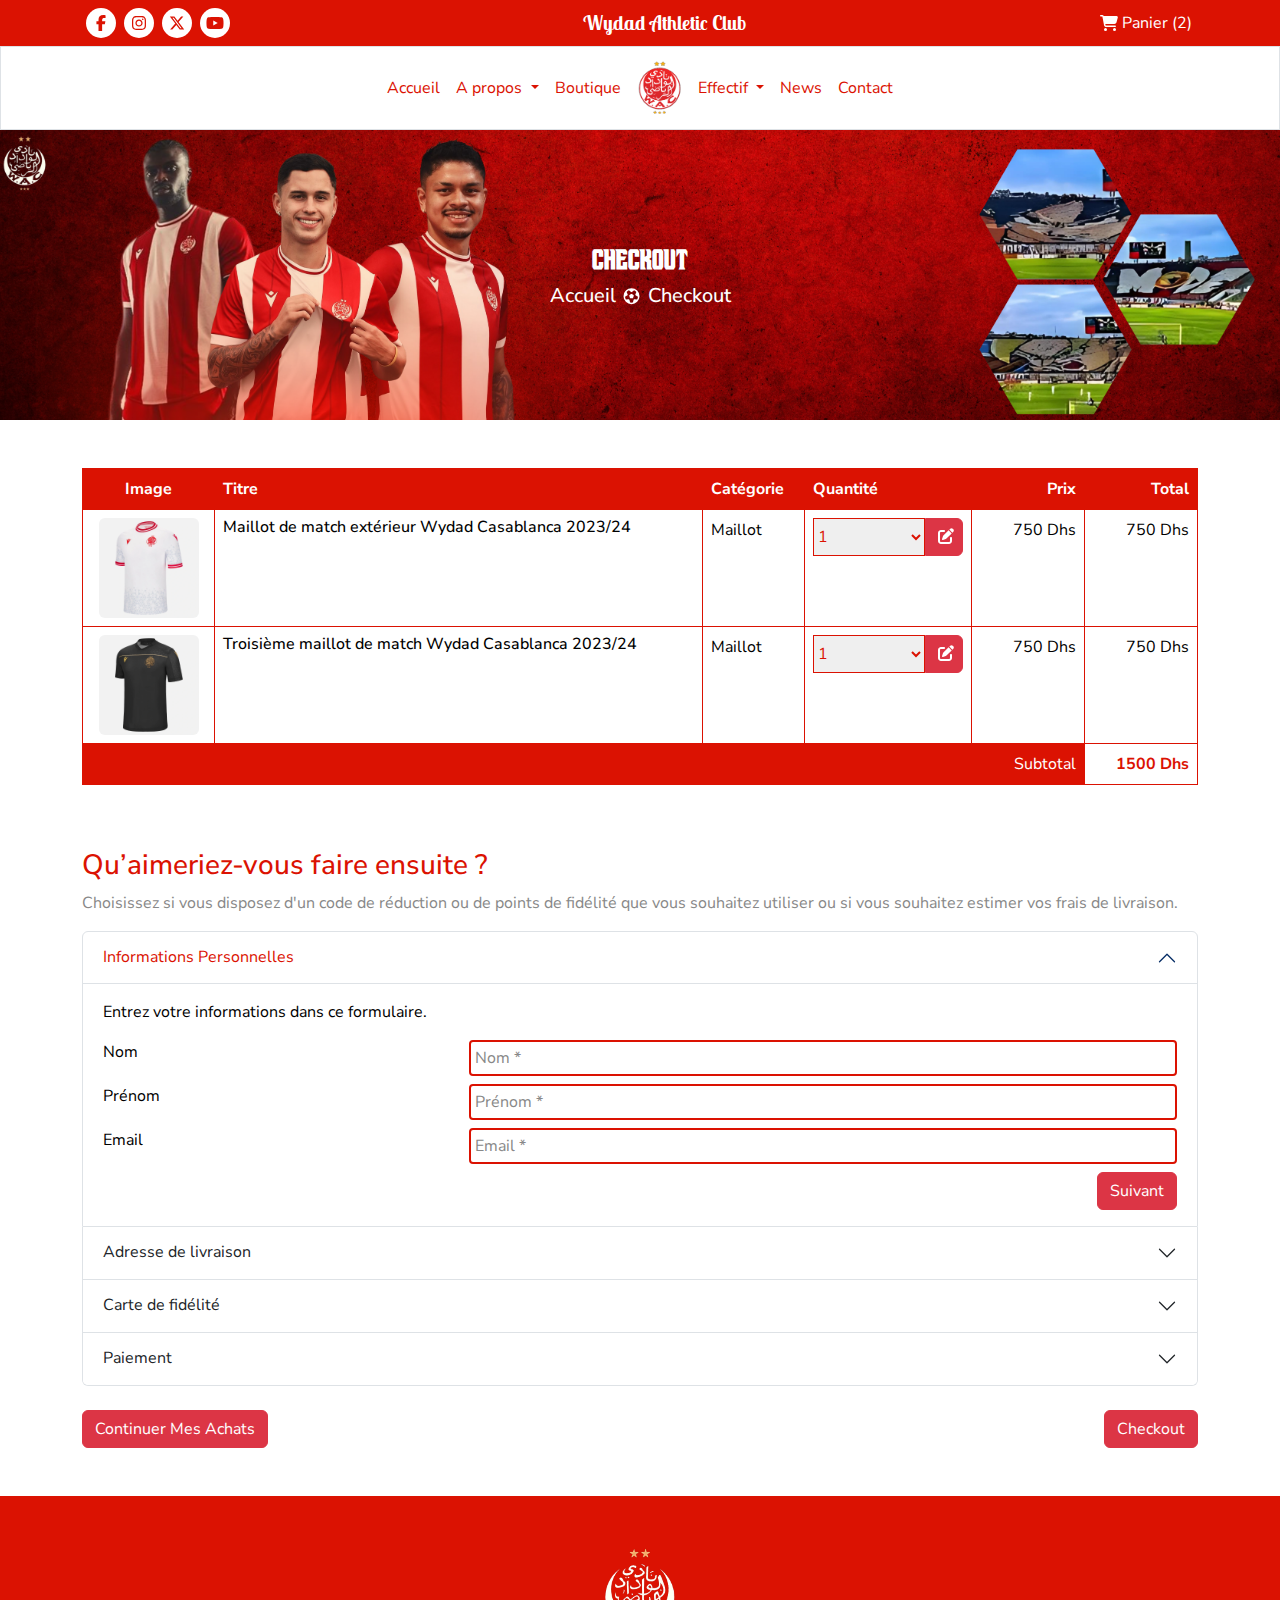
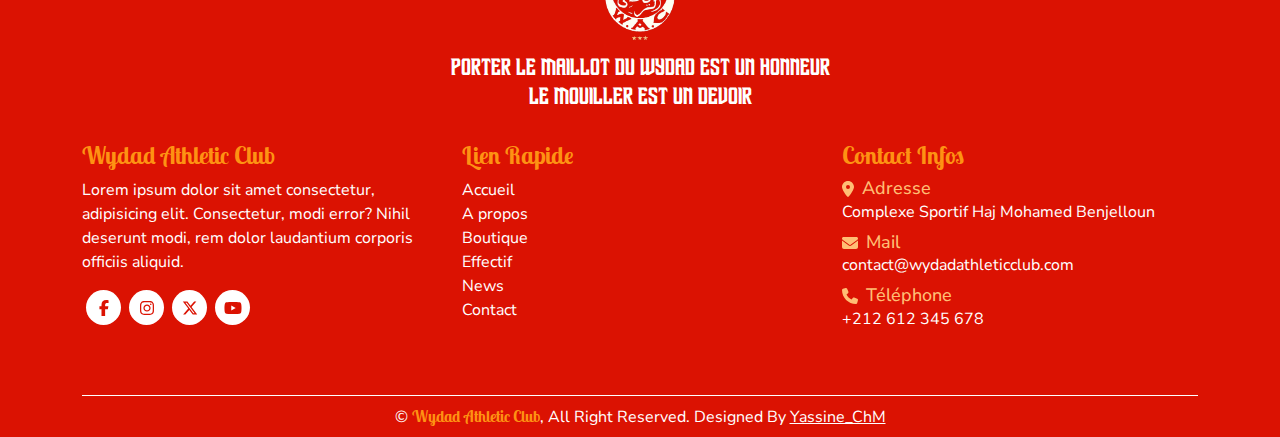
<file: checkout.html>
<!DOCTYPE html>
<html lang="en">
  <head>
    <meta charset="UTF-8" />
    <meta name="viewport" content="width=device-width, initial-scale=1.0" />

    <!-- website title -->
    <title>Wydad Athletic Club</title>

    <!-- website icon -->
    <link rel="icon" href="assets/images/logo/logo.svg" />

    <!-- link to files css -->
    <link rel="stylesheet" href="assets/css/bootstrap.min.css" />
    <link rel="stylesheet" href="assets/css/bootstrap.min.css.map" />
    <link rel="stylesheet" href="assets/css/style.css" />
    <link rel="stylesheet" href="assets/css/all.min.css" />
    <link rel="stylesheet" href="assets/css/swiper-bundle.min.css" />
  </head>
  <body>
    <div
      class="position-fixed top-0 w-100 h-100 d-flex align-items-center justify-content-center bg-white"
      id="loader-container"
    >
      <span class="loader"></span>
    </div>

    <div class="bg-overlay" onclick="close_cart()"></div>

    <!-- start navbar -->
    <nav>
      <div class="top-nav bg-red text-white py-2">
        <div
          class="container d-flex flex-wrap justify-content-between align-items-center"
        >
          <ul class="social-link d-flex ps-0 mb-0">
            <a href="https://www.facebook.com/WACofficiel/" target="_blank"
              ><li class="mx-1"><i class="fa-brands fa-facebook-f"></i></li
            ></a>
            <a href="https://www.instagram.com/wacofficiel/" target="_blank"
              ><li class="mx-1"><i class="fa-brands fa-instagram"></i></li
            ></a>
            <a href="https://x.com/WACofficiel" target="_blank"
              ><li class="mx-1"><i class="fa-brands fa-x-twitter"></i></li
            ></a>
            <a href="https://www.youtube.com/@WACofficiel" target="_blank"
              ><li class="mx-1"><i class="fa-brands fa-youtube"></i></li
            ></a>
          </ul>
          <a href="index.html">
            <h1
              class="mb-0 d-none d-sm-block fs-5 fw-bold second-font-family text-white text-capitalize"
            >
              wydad athletic club
            </h1></a
          >
          <button
            onclick="open_cart()"
            type="button"
            class="bg-transparent text-white text-capitalize border-0 d-flex align-items-center"
          >
            <i class="fa-solid fa-cart-shopping"></i>
            <span class="ms-1">panier (2)</span>
          </button>
        </div>
      </div>

      <div
        class="main-navbar navbar navbar-expand-lg bg-white border border-bottom-1"
      >
        <div class="container">
          <a class="navbar-brand d-block d-lg-none border-0" href="index.html">
            <img src="assets/images/logo/logo.svg" alt="logo" />
          </a>
          <button
            class="icon-menu d-block d-lg-none bg-transparent border border-0"
            type="button"
            data-bs-toggle="collapse"
            data-bs-target="#navbarSupportedContent"
            aria-controls="navbarSupportedContent"
            aria-expanded="false"
            aria-label="Toggle navigation"
          >
            <i class="fa-solid fa-bars"></i>
          </button>
          <div class="collapse navbar-collapse" id="navbarSupportedContent">
            <ul class="navbar-nav mx-auto">
              <li class="nav-item my-auto">
                <a
                  class="nav-link text-red"
                  aria-current="page"
                  href="index.html"
                  >Accueil</a
                >
              </li>
              <li class="nav-item dropdown my-auto">
                <a
                  class="nav-link text-red dropdown-toggle"
                  href="#"
                  role="button"
                  data-bs-toggle="dropdown"
                  aria-expanded="false"
                >
                  A propos
                </a>
                <ul class="dropdown-menu">
                  <li>
                    <a class="dropdown-item text-red" href="history.html"
                      >Histoire</a
                    >
                  </li>
                  <li>
                    <a class="dropdown-item text-red" href="palmares.html"
                      >Palmares</a
                    >
                  </li>
                </ul>
              </li>
              <li class="nav-item my-auto">
                <a class="nav-link text-red" href="shop.html">Boutique</a>
              </li>
              <a class="navbar-brand d-none d-lg-block mx-2" href="index.html">
                <img src="assets/images/logo/logo.svg" alt="logo" />
              </a>
              <li class="nav-item dropdown my-auto">
                <a
                  class="nav-link text-red dropdown-toggle"
                  href="#"
                  role="button"
                  data-bs-toggle="dropdown"
                  aria-expanded="false"
                >
                  Effectif
                </a>
                <ul class="dropdown-menu">
                  <li>
                    <a class="dropdown-item text-red" href="effectif.html"
                      >Tout</a
                    >
                  </li>
                  <li>
                    <a class="dropdown-item text-red" href="president.html"
                      >Président</a
                    >
                  </li>
                  <li>
                    <a class="dropdown-item text-red" href="coach.html"
                      >Entraîneur</a
                    >
                  </li>
                  <li>
                    <a class="dropdown-item text-red" href="players.html"
                      >Joueurs</a
                    >
                  </li>
                </ul>
              </li>
              <li class="nav-item my-auto">
                <a class="nav-link text-red" href="news.html">News</a>
              </li>
              <li class="nav-item my-auto">
                <a class="nav-link text-red" href="contact.html">Contact</a>
              </li>
            </ul>
          </div>
        </div>
      </div>
    </nav>
    <!-- end navbar -->

    <!-- start cart -->
    <div
      class="cart bg-white d-flex flex-column justify-content-between"
      id="cart"
    >
      <div
        class="top-cart d-flex justify-content-between align-items-center border-bottom"
      >
        <div class="close-cart bg-white p-2 border-end" onclick="close_cart()">
          <i class="fa-solid fa-xmark"></i>
        </div>
        <h4 class="my-auto fs-6 fw-bold text-uppercase">panier</h4>
        <div class="count-item">
          <span class="bg-white fw-bold p-2 border-start">2</span>
        </div>
      </div>

      <div class="items-in-cart px-2 py-3 h-100 overflow-y-auto">
        <div
          class="single-item-in-cart d-flex align-items-start border-bottom py-1"
        >
          <a
            href="single-product.html"
            class="product-img w-25 me-2 position-relative"
          >
            <img
              src="assets/images/products/product-1.webp"
              alt="product-img"
              class="main-img w-100"
            />
            <img
              class="img-hover"
              src="assets/images/product-details/product-details-1-1.webp"
              alt=""
              class="w-100"
            />
          </a>
          <div class="product-details me-2">
            <a href="single-product.html"
              ><h6>Maillot de match extérieur Wydad Casablanca 2023/24</h6></a
            >
            <ul class="mb-0 ps-0">
              <li>QTY: 1</li>
              <li>750.00 Dhs</li>
            </ul>
          </div>
          <div class="delete-item">
            <i class="fa-solid fa-trash-can"></i>
          </div>
        </div>

        <div
          class="single-item-in-cart d-flex align-items-start border-bottom py-1"
        >
          <a
            href="single-product.html"
            class="product-img w-25 me-2 position-relative"
          >
            <img
              src="assets/images/products/product-2.webp"
              alt="product-img"
              class="main-img w-100"
            />
            <img
              class="img-hover"
              src="assets/images/product-details/product-details-2-1.webp"
              alt=""
              class="w-100"
            />
          </a>
          <div class="product-details me-2">
            <a href="single-product.html"
              ><h6>Troisième maillot de match Wydad Casablanca 2023/24</h6></a
            >
            <ul class="mb-0 ps-0">
              <li>QTY: 1</li>
              <li>750.00 Dhs</li>
            </ul>
          </div>
          <div class="delete-item">
            <i class="fa-solid fa-trash-can"></i>
          </div>
        </div>
      </div>

      <div class="bottom-cart">
        <div
          class="total-price bg-white px-2 py-3 border-top d-flex justify-content-between"
        >
          <h6 class="my-auto fw-bold text-capitalize">total :</h6>
          <h6 class="my-auto fw-bold text-red">1500.00 Dhs</h6>
        </div>
        <div
          class="btn-cart px-2 py-2 py-sm-3 bg-red d-flex justify-content-center"
        >
          <a href="checkout.html" class="mx-auto fs-6 fw-bold text-white text-uppercase"
            >checkout</a
          >
        </div>
      </div>
    </div>
    <!-- end cart -->

    <!-- start top-page -->
    <section class="top-page position-relative overflow-hidden">
      <img
        src="assets/images/banners/top-page.webp"
        alt=""
        class="mx-0 position-absolute top-0 w-100 h-100"
      />
      <div
        class="position-absolute top-50 start-50 translate-middle text-white text-center"
      >
        <h2 class="fs-3 fw-bold text-capitalize third-font-family">Checkout</h2>
        <div class="d-flex align-items-center justify-content-center">
          <a href="index.html" class="text-white"
            ><h5 class="mb-0 text-capitalize">accueil</h5></a
          >
          <i class="fa-regular fa-futbol mx-2"></i>
          <h5 class="mb-0 text-capitalize">Checkout</h5>
        </div>
      </div>
    </section>
    <!-- end top-page -->

    <section class="my-5">
      <div class="container">
        <div class="table-products overflow-x-auto">
          <table class="table">
            <thead>
              <tr>
                <th scope="col" class="text-center">Image</th>
                <th scope="col">Titre</th>
                <th scope="col">Catégorie</th>
                <th scope="col">Quantité</th>
                <th scope="col" class="text-end prices">Prix</th>
                <th scope="col" class="text-end prices">Total</th>
              </tr>
            </thead>
            <tbody>
              <tr>
                <td>
                  <div class="img-product mx-auto">
                    <img
                      src="assets/images/products/product-1.webp"
                      alt=""
                      class="w-100 rounded-2"
                    />
                  </div>
                </td>
                <td>
                  <a href="single-product.html" class="title-product">
                    <h5 class="fs-6 text-black">
                      Maillot de match extérieur Wydad Casablanca 2023/24
                    </h5>
                  </a>
                </td>
                <td>Maillot</td>
                <td>
                  <div class="qty d-flex">
                    <select name="" id="" class="w-75 rounded-end-0">
                      <option value="1">1</option>
                      <option value="2">2</option>
                      <option value="3">3</option>
                      <option value="4">4</option>
                      <option value="5">5</option>
                    </select>
                    <button class="btn btn-danger w-25 rounded-start-0">
                      <i class="fa-solid fa-pen-to-square"></i>
                    </button>
                  </div>
                </td>
                <td class="text-end">750 Dhs</td>
                <td class="text-end">750 Dhs</td>
              </tr>
              <tr>
                <td>
                  <div class="img-product mx-auto">
                    <img
                      src="assets/images/products/product-2.webp"
                      alt=""
                      class="w-100 rounded-2"
                    />
                  </div>
                </td>
                <td>
                  <a href="single-product.html" class="title-product">
                    <h5 class="fs-6 text-black">
                      Troisième maillot de match Wydad Casablanca 2023/24
                    </h5>
                  </a>
                </td>
                <td>Maillot</td>
                <td>
                  <div class="qty d-flex">
                    <select name="" id="" class="w-75 rounded-end-0">
                      <option value="1">1</option>
                      <option value="2">2</option>
                      <option value="3">3</option>
                      <option value="4">4</option>
                      <option value="5">5</option>
                    </select>
                    <button class="btn btn-danger w-25 rounded-start-0">
                      <i class="fa-solid fa-pen-to-square"></i>
                    </button>
                  </div>
                </td>
                <td class="text-end">750 Dhs</td>
                <td class="text-end">750 Dhs</td>
              </tr>
              <tr>
                <td colspan="5" class="text-end t-footer">Subtotal</td>
                <td class="text-end">
                  <span class="text-red fw-bold">1500 Dhs</span>
                </td>
              </tr>
            </tbody>
          </table>
        </div>
      </div>
    </section>

    <section class="my-5">
      <div class="container">
        <h3 class="text-red">Qu’aimeriez-vous faire ensuite ?</h3>
        <p>
          Choisissez si vous disposez d'un code de réduction ou de points de
          fidélité que vous souhaitez utiliser ou si vous souhaitez estimer vos
          frais de livraison.
        </p>
        <div class="accordion" id="checkout-details">
          <div class="accordion-item">
            <h2 class="accordion-header">
              <button
                class="accordion-button"
                type="button"
                data-bs-toggle="collapse"
                data-bs-target="#infos-perso"
                aria-expanded="true"
                aria-controls="infos-perso"
              >
                Informations Personnelles
              </button>
            </h2>
            <div id="infos-perso" class="accordion-collapse collapse show">
              <div class="accordion-body">
                <p class="text-black">
                  Entrez votre informations dans ce formulaire.
                </p>
                <div class="d-flex flex-column gap-2">
                  <div class="row">
                    <div class="col-sm-4">
                      <label for="lastname" class="text-black">Nom</label>
                    </div>
                    <div class="col-sm-8">
                      <input
                        type="text"
                        placeholder="Nom *"
                        class="p-1 w-100 rounded-1"
                        id="lastname"
                      />
                    </div>
                  </div>
                  <div class="row">
                    <div class="col-sm-4">
                      <label for="firstname" class="text-black">Prénom</label>
                    </div>
                    <div class="col-sm-8">
                      <input
                        type="text"
                        placeholder="Prénom *"
                        class="p-1 w-100 rounded-1"
                        id="firstname"
                      />
                    </div>
                  </div>
                  <div class="row">
                    <div class="col-sm-4">
                      <label for="email" class="text-black">Email</label>
                    </div>
                    <div class="col-sm-8">
                      <input
                        type="email"
                        placeholder="Email *"
                        class="p-1 w-100 rounded-1"
                        id="email"
                      />
                    </div>
                  </div>
                  <div class="text-end">
                    <button
                      onclick="next_form('infos-perso', 'delivery-address')"
                      class="btn btn-danger next-btn"
                    >
                      Suivant
                    </button>
                  </div>
                </div>
              </div>
            </div>
          </div>
          <div class="accordion-item">
            <h2 class="accordion-header">
              <button
                class="accordion-button collapsed"
                type="button"
                data-bs-toggle="collapse"
                data-bs-target="#delivery-address"
                aria-expanded="false"
                aria-controls="delivery-address"
              >
                Adresse de livraison
              </button>
            </h2>
            <div id="delivery-address" class="accordion-collapse collapse">
              <div class="accordion-body">
                <p class="text-black">
                  Entrez votre destination pour obtenir une estimation
                  d'expédition.
                </p>
                <div class="d-flex flex-column gap-2">
                  <div class="row">
                    <div class="col-sm-4">
                      <label for="city" class="text-black">Ville</label>
                    </div>
                    <div class="col-sm-8">
                      <input
                        type="text"
                        placeholder="Ville *"
                        class="p-1 w-100 rounded-1"
                        id="city"
                      />
                    </div>
                  </div>
                  <div class="row">
                    <div class="col-sm-4">
                      <label for="adress" class="text-black">Adresse</label>
                    </div>
                    <div class="col-sm-8">
                      <input
                        type="text"
                        placeholder="Adresse *"
                        class="p-1 w-100 rounded-1"
                        id="adress"
                      />
                    </div>
                  </div>
                  <div class="row">
                    <div class="col-sm-4">
                      <label for="postal-code" class="text-black"
                        >Code postal</label
                      >
                    </div>
                    <div class="col-sm-8">
                      <input
                        type="number"
                        placeholder="Code Postal *"
                        class="p-1 w-100 rounded-1"
                        id="postal-code"
                      />
                    </div>
                  </div>
                  <div class="text-end">
                    <button
                      onclick="next_form('delivery-address', 'loyalty-card')"
                      class="btn btn-danger next-btn"
                    >
                      Suivant
                    </button>
                  </div>
                </div>
              </div>
            </div>
          </div>
          <div class="accordion-item">
            <h2 class="accordion-header">
              <button
                class="accordion-button collapsed"
                type="button"
                data-bs-toggle="collapse"
                data-bs-target="#loyalty-card"
                aria-expanded="false"
                aria-controls="loyalty-card"
              >
                Carte de fidélité
              </button>
            </h2>
            <div id="loyalty-card" class="accordion-collapse collapse">
              <div class="accordion-body">
                <p class="text-black">
                  Si vous avez une carte de fidélité, saisissez le code
                  numérique à 13 chiffres qui se trouve sous le code-barres et
                  cliquez sur <strong>APPLIQUER CARTE DE FIDÉLITÉ</strong>.
                </p>
                <form action="#" class="coupon row">
                  <div class="col-md-4">
                    <p class="text-black">Entrez votre carte ici:</p>
                  </div>
                  <div class="col-md-8">
                    <div class="d-flex flex-column justify-content-end">
                      <input
                        type="text"
                        placeholder="Entrez votre carte de fidélité"
                        class="p-2 w-100 rounded-2 mb-2"
                      />
                      <button class="btn btn-danger text-uppercase ms-auto">
                        appliquer carte de fidélité
                      </button>
                    </div>
                  </div>
                </form>
              </div>
            </div>
          </div>
          <div class="accordion-item">
            <h2 class="accordion-header">
              <button
                class="accordion-button collapsed"
                type="button"
                data-bs-toggle="collapse"
                data-bs-target="#paiement"
                aria-expanded="false"
                aria-controls="paiement"
              >
                Paiement
              </button>
            </h2>
            <div id="paiement" class="accordion-collapse collapse">
              <div class="accordion-body">
                <div class="form-check">
                  <input
                    class="form-check-input"
                    type="radio"
                    name="paiement"
                    id="cash-on-delivery"
                    value="cash-on-delivery"
                    checked
                  />
                  <label
                    class="form-check-label text-black"
                    for="cash-on-delivery"
                  >
                    Paiement à livraison
                  </label>
                  <p class="cash-on-delivery-details mt-1">
                    Lorem ipsum dolor sit amet consectetur adipisicing elit.
                    Nihil voluptatum repudiandae in neque autem impedit sequi id
                    itaque. Accusamus temporibus inventore deserunt veniam
                    perspiciatis doloremque dignissimos, harum earum. Enim dicta
                    recusandae blanditiis eveniet, distinctio consequuntur
                    quisquam nisi! Ducimus, modi omnis?
                  </p>
                </div>
                <div class="form-check">
                  <input
                    class="form-check-input"
                    type="radio"
                    name="paiement"
                    id="paypal"
                    value="option2"
                  />
                  <label class="form-check-label text-black" for="paypal">
                    Paypal
                  </label>
                  <div class="paypal-details mt-1">
                    <p>
                      Payez facilement et en toute sécurité avec votre compte
                      PayPal.
                    </p>
                    <form action="#" class="coupon row">
                      <div class="col-md-4">
                        <p>Payer avec PayPal :</p>
                      </div>
                      <div class="col-md-8">
                        <div class="d-flex flex-column justify-content-end">
                          <input
                            type="text"
                            placeholder="Entrez votre email de paypal"
                            class="p-2 w-100 rounded-2 mb-2"
                          />
                          <button class="btn btn-danger text-uppercase ms-auto">
                            appliquer
                          </button>
                        </div>
                      </div>
                    </form>
                  </div>
                </div>
              </div>
            </div>
          </div>
        </div>
        <div class="mt-4 d-flex justify-content-between">
          <a href="shop.html" class="btn btn-danger text-capitalize"
            >continuer mes achats</a
          >
          <button class="btn btn-danger text-capitalize">checkout</button>
        </div>
      </div>
    </section>

    <footer class="bg-red">
      <div class="container">
        <div class="py-5">
          <div class="mb-4 d-flex flex-column align-items-center">
            <a href="index.html"
              ><img src="assets/images/logo/white-logo.svg" alt=""
            /></a>
            <h1 class="mt-2 fs-4 text-white text-center third-font-family">
              Porter le maillot du Wydad est un honneur <br />
              Le mouiller est un devoir
            </h1>
          </div>
          <div class="main-footer mt-2 row">
            <div class="col-12 col-sm-6 col-lg-4">
              <h3
                class="fs-4 fw-bold text-yellow text-capitalize second-font-family"
              >
                wydad athletic club
              </h3>
              <p class="fs-6 text-white">
                Lorem ipsum dolor sit amet consectetur, adipisicing elit.
                Consectetur, modi error? Nihil deserunt modi, rem dolor
                laudantium corporis officiis aliquid.
              </p>
              <ul class="social-link d-flex ps-0">
                <a href="https://www.facebook.com/WACofficiel/" target="_blank"
                  ><li class="mx-1"><i class="fa-brands fa-facebook-f"></i></li
                ></a>
                <a href="https://www.instagram.com/wacofficiel/" target="_blank"
                  ><li class="mx-1"><i class="fa-brands fa-instagram"></i></li
                ></a>
                <a href="https://x.com/WACofficiel" target="_blank"
                  ><li class="mx-1"><i class="fa-brands fa-x-twitter"></i></li
                ></a>
                <a href="https://www.youtube.com/@WACofficiel" target="_blank"
                  ><li class="mx-1"><i class="fa-brands fa-youtube"></i></li
                ></a>
              </ul>
            </div>
            <div class="col-12 col-sm-6 col-lg-4">
              <h3
                class="fs-4 fw-bold text-yellow text-capitalize second-font-family"
              >
                lien rapide
              </h3>
              <ul class="ps-0 quick-link">
                <a href="index.html"><li class="text-white">Accueil</li></a>
                <a href="history.html"><li class="text-white">A propos</li></a>
                <a href="shop.html"><li class="text-white">Boutique</li></a>
                <a href="effectif.html"><li class="text-white">Effectif</li></a>
                <a href="news.html"><li class="text-white">News</li></a>
                <a href="contact.html"><li class="text-white">Contact</li></a>
              </ul>
            </div>
            <div class="col-12 col-sm-6 col-lg-4">
              <h3
                class="fs-4 fw-bold text-yellow text-capitalize second-font-family"
              >
                Contact infos
              </h3>
              <ul class="contact-info ps-0">
                <li class="mb-2">
                  <div class="contact-info-title d-flex align-items-center">
                    <i class="fa-solid fa-location-dot"></i>
                    <h5 class="ms-2 mb-0">Adresse</h5>
                  </div>
                  <p class="text-white mb-0">
                    Complexe Sportif Haj Mohamed Benjelloun
                  </p>
                </li>
                <li class="mb-2">
                  <div class="contact-info-title d-flex align-items-center">
                    <i class="fa-solid fa-envelope"></i>
                    <h5 class="ms-2 mb-0">Mail</h5>
                  </div>
                  <a
                    href="mailto:contact@wydadathleticclub.com"
                    class="text-white"
                    >contact@wydadathleticclub.com</a
                  >
                </li>
                <li class="mb-2">
                  <div class="contact-info-title d-flex align-items-center">
                    <i class="fa-solid fa-phone"></i>
                    <h5 class="ms-2 mb-0">Téléphone</h5>
                  </div>
                  <a href="tel:0612345678" class="text-white"
                    >+212 612 345 678</a
                  >
                </li>
              </ul>
            </div>
          </div>
        </div>

        <div class="footer-bottom py-2 border-top text-center">
          <p class="mb-0 text-white">
            &copy;
            <span class="fw-bold text-capitalize text-yellow second-font-family"
              >wydad athletic club</span
            >, All Right Reserved. Designed By
            <a
              href="https://yassine-chmarekh.vercel.app/"
              target="_blank"
              class="text-white text-decoration-underline"
              >Yassine_ChM</a
            >
          </p>
        </div>
      </div>
    </footer>

    <!-- link to files js -->
    <script src="assets/js/bootstrap.bundle.min.js"></script>
    <script src="assets/js/bootstrap.bundle.min.js.map"></script>
    <script src="assets/js/script.js"></script>
    <script src="assets/js/all.min.js"></script>
    <script src="assets/js/swiper-bundle.min.js"></script>
    <script src="assets/js/swiper.js"></script>
  </body>
</html>
</file>
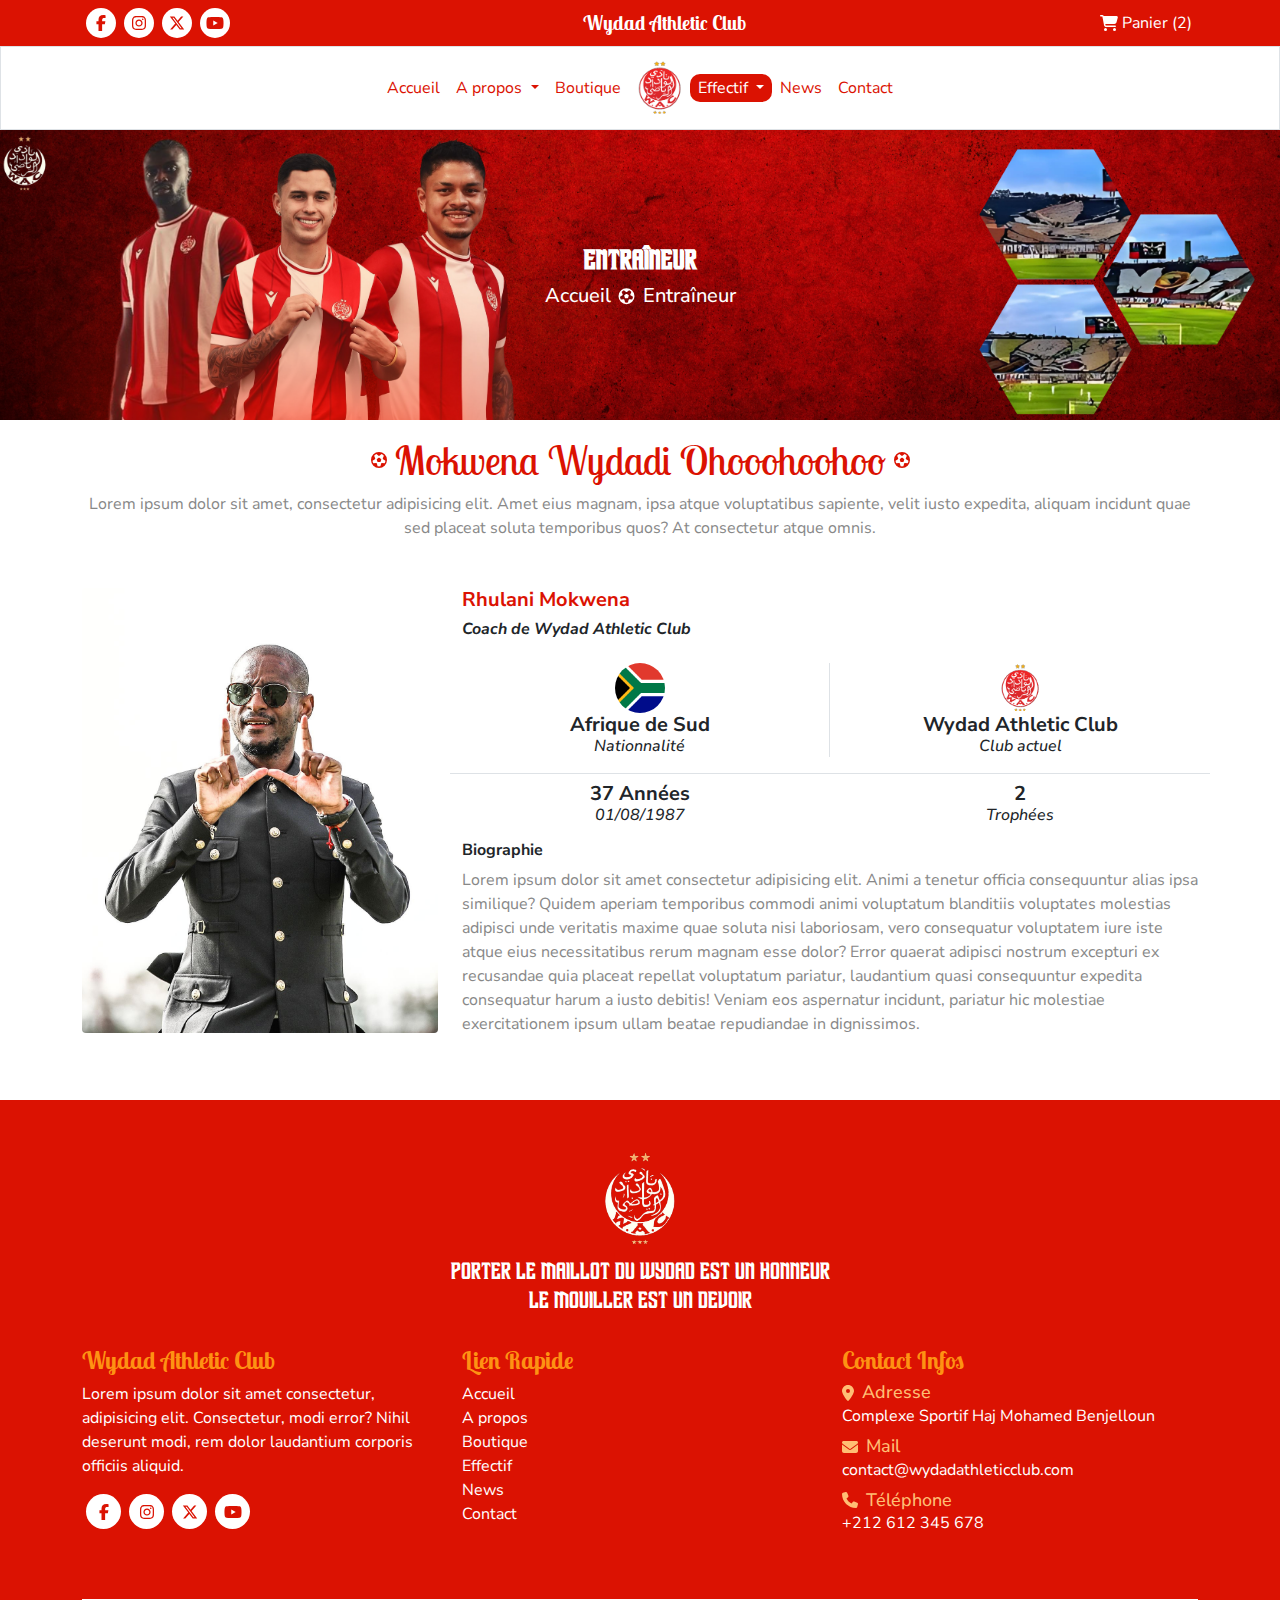
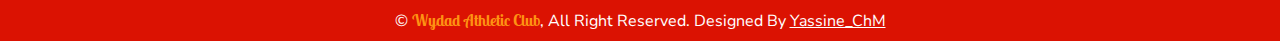
<file: coach.html>
<!DOCTYPE html>
<html lang="en">
  <head>
    <meta charset="UTF-8" />
    <meta name="viewport" content="width=device-width, initial-scale=1.0" />

    <!-- website title -->
    <title>Wydad Athletic Club</title>

    <!-- website icon -->
    <link rel="icon" href="assets/images/logo/logo.svg" />

    <!-- link to files css -->
    <link rel="stylesheet" href="assets/css/bootstrap.min.css" />
    <link rel="stylesheet" href="assets/css/bootstrap.min.css.map" />
    <link rel="stylesheet" href="assets/css/style.css" />
    <link rel="stylesheet" href="assets/css/all.min.css" />
    <link rel="stylesheet" href="assets/css/swiper-bundle.min.css" />
  </head>
  <body>
    <div
      class="position-fixed top-0 w-100 h-100 d-flex align-items-center justify-content-center bg-white"
      id="loader-container"
    >
      <span class="loader"></span>
    </div>

    <div class="bg-overlay" onclick="close_cart()"></div>

    <!-- start navbar -->
    <nav>
      <div class="top-nav bg-red text-white py-2">
        <div
          class="container d-flex flex-wrap justify-content-between align-items-center"
        >
          <ul class="social-link d-flex ps-0 mb-0">
            <a href="https://www.facebook.com/WACofficiel/" target="_blank"
              ><li class="mx-1"><i class="fa-brands fa-facebook-f"></i></li
            ></a>
            <a href="https://www.instagram.com/wacofficiel/" target="_blank"
              ><li class="mx-1"><i class="fa-brands fa-instagram"></i></li
            ></a>
            <a href="https://x.com/WACofficiel" target="_blank"
              ><li class="mx-1"><i class="fa-brands fa-x-twitter"></i></li
            ></a>
            <a href="https://www.youtube.com/@WACofficiel" target="_blank"
              ><li class="mx-1"><i class="fa-brands fa-youtube"></i></li
            ></a>
          </ul>
          <a href="index.html">
            <h1
              class="mb-0 d-none d-sm-block fs-5 fw-bold second-font-family text-white text-capitalize"
            >
              wydad athletic club
            </h1></a
          >
          <button
            onclick="open_cart()"
            type="button"
            class="bg-transparent text-white text-capitalize border-0 d-flex align-items-center"
          >
            <i class="fa-solid fa-cart-shopping"></i>
            <span class="ms-1">panier (2)</span>
          </button>
        </div>
      </div>

      <div
        class="main-navbar navbar navbar-expand-lg bg-white border border-bottom-1"
      >
        <div class="container">
          <a class="navbar-brand d-block d-lg-none border-0" href="index.html">
            <img src="assets/images/logo/logo.svg" alt="logo" />
          </a>
          <button
            class="icon-menu d-block d-lg-none bg-transparent border border-0"
            type="button"
            data-bs-toggle="collapse"
            data-bs-target="#navbarSupportedContent"
            aria-controls="navbarSupportedContent"
            aria-expanded="false"
            aria-label="Toggle navigation"
          >
            <i class="fa-solid fa-bars"></i>
          </button>
          <div class="collapse navbar-collapse" id="navbarSupportedContent">
            <ul class="navbar-nav mx-auto">
              <li class="nav-item my-auto">
                <a class="nav-link text-red" aria-current="page" href="index.html"
                  >Accueil</a
                >
              </li>
              <li class="nav-item dropdown my-auto">
                <a
                  class="nav-link text-red dropdown-toggle"
                  href="#"
                  role="button"
                  data-bs-toggle="dropdown"
                  aria-expanded="false"
                >
                  A propos
                </a>
                <ul class="dropdown-menu">
                  <li>
                    <a class="dropdown-item text-red" href="history.html">Histoire</a>
                  </li>
                  <li>
                    <a class="dropdown-item text-red" href="palmares.html">Palmares</a>
                  </li>
                </ul>
              </li>
              <li class="nav-item my-auto">
                <a class="nav-link text-red" href="shop.html">Boutique</a>
              </li>
              <a class="navbar-brand d-none d-lg-block mx-2" href="index.html">
                <img src="assets/images/logo/logo.svg" alt="logo" />
              </a>
              <li class="nav-item dropdown my-auto">
                <a
                  class="nav-link active dropdown-toggle"
                  href="#"
                  role="button"
                  data-bs-toggle="dropdown"
                  aria-expanded="false"
                >
                  Effectif
                </a>
                <ul class="dropdown-menu">
                  <li>
                    <a class="dropdown-item text-red" href="effectif.html">Tout</a>
                  </li>
                  <li>
                    <a class="dropdown-item text-red" href="president.html">Président</a>
                  </li>
                  <li>
                    <a class="dropdown-item text-red" href="coach.html">Entraîneur</a>
                  </li>
                  <li>
                    <a class="dropdown-item text-red" href="players.html">Joueurs</a>
                  </li>
                </ul>
              </li>
              <li class="nav-item my-auto">
                <a class="nav-link text-red" href="news.html">News</a>
              </li>
              <li class="nav-item my-auto">
                <a class="nav-link text-red" href="contact.html">Contact</a>
              </li>
            </ul>
          </div>
        </div>
      </div>
    </nav>
    <!-- end navbar -->

    <!-- start cart -->
    <div
      class="cart bg-white d-flex flex-column justify-content-between"
      id="cart"
    >
      <div
        class="top-cart d-flex justify-content-between align-items-center border-bottom"
      >
        <div class="close-cart bg-white p-2 border-end" onclick="close_cart()">
          <i class="fa-solid fa-xmark"></i>
        </div>
        <h4 class="my-auto fs-6 fw-bold text-uppercase">panier</h4>
        <div class="count-item">
          <span class="bg-white fw-bold p-2 border-start">2</span>
        </div>
      </div>

      <div class="items-in-cart px-2 py-3 h-100 overflow-y-auto">
        <div
          class="single-item-in-cart d-flex align-items-start border-bottom py-1"
        >
          <a
            href="single-product.html"
            class="product-img w-25 me-2 position-relative"
          >
            <img
              src="assets/images/products/product-1.webp"
              alt="product-img"
              class="main-img w-100"
            />
            <img
              class="img-hover"
              src="assets/images/product-details/product-details-1-1.webp"
              alt=""
              class="w-100"
            />
          </a>
          <div class="product-details me-2">
            <a href="single-product.html"
              ><h6>Maillot de match extérieur Wydad Casablanca 2023/24</h6></a
            >
            <ul class="mb-0 ps-0">
              <li>QTY: 1</li>
              <li>750.00 Dhs</li>
            </ul>
          </div>
          <div class="delete-item">
            <i class="fa-solid fa-trash-can"></i>
          </div>
        </div>

        <div
          class="single-item-in-cart d-flex align-items-start border-bottom py-1"
        >
          <a
            href="single-product.html"
            class="product-img w-25 me-2 position-relative"
          >
            <img
              src="assets/images/products/product-2.webp"
              alt="product-img"
              class="main-img w-100"
            />
            <img
              class="img-hover"
              src="assets/images/product-details/product-details-2-1.webp"
              alt=""
              class="w-100"
            />
          </a>
          <div class="product-details me-2">
            <a href="single-product.html"
              ><h6>Troisième maillot de match Wydad Casablanca 2023/24</h6></a
            >
            <ul class="mb-0 ps-0">
              <li>QTY: 1</li>
              <li>750.00 Dhs</li>
            </ul>
          </div>
          <div class="delete-item">
            <i class="fa-solid fa-trash-can"></i>
          </div>
        </div>
      </div>

      <div class="bottom-cart">
        <div
          class="total-price bg-white px-2 py-3 border-top d-flex justify-content-between"
        >
          <h6 class="my-auto fw-bold text-capitalize">total :</h6>
          <h6 class="my-auto fw-bold text-red">1500.00 Dhs</h6>
        </div>
        <div
          class="btn-cart px-2 py-2 py-sm-3 bg-red d-flex justify-content-center"
        >
          <a href="checkout.html" class="mx-auto fs-6 fw-bold text-white text-uppercase"
            >checkout</a
          >
        </div>
      </div>
    </div>
    <!-- end cart -->

    <!-- start top-page -->
    <section class="top-page position-relative overflow-hidden">
      <img
        src="assets/images/banners/top-page.webp"
        alt=""
        class="mx-0 position-absolute top-0 w-100 h-100"
      />
      <div
        class="position-absolute top-50 start-50 translate-middle text-white text-center"
      >
        <h2 class="fs-3 fw-bold text-capitalize third-font-family">
          Entraîneur
        </h2>
        <div class="d-flex align-items-center justify-content-center">
          <a href="index.html" class="text-white"
            ><h5 class="mb-0 text-capitalize">accueil</h5></a
          >
          <i class="fa-regular fa-futbol mx-2"></i>
          <h5 class="mb-0 text-capitalize">Entraîneur</h5>
        </div>
      </div>
    </section>
    <!-- end top-page -->

    <div class="my-3">
      <div class="container">
        <div class="text-center">
          <div
            class="my-2 text-red fw-bold d-flex justify-content-center align-items-center"
          >
            <i class="fa-regular fa-futbol"></i>
            <h1 class="text-capitalize mx-2 my-auto second-font-family">
              Mokwena Wydadi ohooohoohoo
            </h1>
            <i class="fa-regular fa-futbol"></i>
          </div>
          <p>
            Lorem ipsum dolor sit amet, consectetur adipisicing elit. Amet eius
            magnam, ipsa atque voluptatibus sapiente, velit iusto expedita,
            aliquam incidunt quae sed placeat soluta temporibus quos? At
            consectetur atque omnis.
          </p>
        </div>
      </div>
    </div>

    <div class="my-5">
      <div class="container">
        <div class="row">
          <div class="col-md-4">
            <img
              src="assets/images/effectif/coach/Mokewna.svg"
              alt=""
              class="w-100 rounded-1"
            />
          </div>
          <div class="col-md-8 mt-3 mt-md-0">
            <h3 class="fs-5 fw-bold text-red text-capitalize">
              Rhulani Mokwena
            </h3>
            <h4 class="fs-6 fw-bold fst-italic">
              Coach de Wydad Athletic Club
            </h4>
            <div class="my-2 coach-info">
              <div class="py-3 border-bottom row">
                <div class="col-6 text-center border-end">
                  <img
                    src="assets/images/drapeau/Flag_of_South_Africa.png"
                    alt=""
                    class="details-player-drapeau"
                  />
                  <h4 class="mb-0 fw-bold fs-5">Afrique de Sud</h4>
                  <h6 class="mb-0 fs-6 fst-italic">Nationnalité</h6>
                </div>
                <div class="col-6 text-center">
                  <img
                    src="assets/images/logo/logo.svg"
                    alt=""
                    class="details-player-drapeau"
                  />
                  <h4 class="mb-0 fw-bold fs-5">Wydad Athletic Club</h4>
                  <h6 class="mb-0 fs-6 fst-italic">Club actuel</h6>
                </div>
              </div>
              <div class="py-2 row">
                <div class="col-6 text-center">
                  <h4 class="mb-0 fw-bold fs-5">37 Années</h4>
                  <h6 class="mb-0 fs-6 fst-italic">01/08/1987</h6>
                </div>
                <div class="col-6 text-center">
                  <h4 class="mb-0 fw-bold fs-5">2</h4>
                  <h6 class="mb-0 fs-6 fst-italic">Trophées</h6>
                </div>
              </div>
            </div>
            <div>
                <h4 class="fs-6 fw-bold">Biographie</h4>
              <p>
                Lorem ipsum dolor sit amet consectetur adipisicing elit. Animi a
                tenetur officia consequuntur alias ipsa similique? Quidem
                aperiam temporibus commodi animi voluptatum blanditiis
                voluptates molestias adipisci unde veritatis maxime quae soluta
                nisi laboriosam, vero consequatur voluptatem iure iste atque
                eius necessitatibus rerum magnam esse dolor? Error quaerat
                adipisci nostrum excepturi ex recusandae quia placeat repellat
                voluptatum pariatur, laudantium quasi consequuntur expedita
                consequatur harum a iusto debitis! Veniam eos aspernatur
                incidunt, pariatur hic molestiae exercitationem ipsum ullam
                beatae repudiandae in dignissimos.
              </p>
            </div>
          </div>
        </div>
      </div>
    </div>

    <footer class="bg-red">
      <div class="container">
        <div class="py-5">
          <div class="mb-4 d-flex flex-column align-items-center">
            <a href="index.html"
              ><img src="assets/images/logo/white-logo.svg" alt=""
            /></a>
            <h1 class="mt-2 fs-4 text-white text-center third-font-family">
              Porter le maillot du Wydad est un honneur <br />
              Le mouiller est un devoir
            </h1>
          </div>
          <div class="main-footer mt-2 row">
            <div class="col-12 col-sm-6 col-lg-4">
              <h3
                class="fs-4 fw-bold text-yellow text-capitalize second-font-family"
              >
                wydad athletic club
              </h3>
              <p class="fs-6 text-white">
                Lorem ipsum dolor sit amet consectetur, adipisicing elit.
                Consectetur, modi error? Nihil deserunt modi, rem dolor
                laudantium corporis officiis aliquid.
              </p>
              <ul class="social-link d-flex ps-0">
                <a href="https://www.facebook.com/WACofficiel/" target="_blank"
                  ><li class="mx-1"><i class="fa-brands fa-facebook-f"></i></li
                ></a>
                <a href="https://www.instagram.com/wacofficiel/" target="_blank"
                  ><li class="mx-1"><i class="fa-brands fa-instagram"></i></li
                ></a>
                <a href="https://x.com/WACofficiel" target="_blank"
                  ><li class="mx-1"><i class="fa-brands fa-x-twitter"></i></li
                ></a>
                <a href="https://www.youtube.com/@WACofficiel" target="_blank"
                  ><li class="mx-1"><i class="fa-brands fa-youtube"></i></li
                ></a>
              </ul>
            </div>
            <div class="col-12 col-sm-6 col-lg-4">
              <h3
                class="fs-4 fw-bold text-yellow text-capitalize second-font-family"
              >
                lien rapide
              </h3>
              <ul class="ps-0 quick-link">
                <a href="index.html"><li class="text-white">Accueil</li></a>
                <a href="history.html"><li class="text-white">A propos</li></a>
                <a href="shop.html"><li class="text-white">Boutique</li></a>
                <a href="effectif.html"><li class="text-white">Effectif</li></a>
                <a href="news.html"><li class="text-white">News</li></a>
                <a href="contact.html"><li class="text-white">Contact</li></a>
              </ul>
            </div>
            <div class="col-12 col-sm-6 col-lg-4">
              <h3
                class="fs-4 fw-bold text-yellow text-capitalize second-font-family"
              >
                Contact infos
              </h3>
              <ul class="contact-info ps-0">
                <li class="mb-2">
                  <div class="contact-info-title d-flex align-items-center">
                    <i class="fa-solid fa-location-dot"></i>
                    <h5 class="ms-2 mb-0">Adresse</h5>
                  </div>
                  <p class="text-white mb-0">
                    Complexe Sportif Haj Mohamed Benjelloun
                  </p>
                </li>
                <li class="mb-2">
                  <div class="contact-info-title d-flex align-items-center">
                    <i class="fa-solid fa-envelope"></i>
                    <h5 class="ms-2 mb-0">Mail</h5>
                  </div>
                  <a
                    href="mailto:contact@wydadathleticclub.com"
                    class="text-white"
                    >contact@wydadathleticclub.com</a
                  >
                </li>
                <li class="mb-2">
                  <div class="contact-info-title d-flex align-items-center">
                    <i class="fa-solid fa-phone"></i>
                    <h5 class="ms-2 mb-0">Téléphone</h5>
                  </div>
                  <a href="tel:0612345678" class="text-white"
                    >+212 612 345 678</a
                  >
                </li>
              </ul>
            </div>
          </div>
        </div>

        <div class="footer-bottom py-2 border-top text-center">
          <p class="mb-0 text-white">
            &copy;
            <span class="fw-bold text-capitalize text-yellow second-font-family"
              >wydad athletic club</span
            >, All Right Reserved. Designed By
            <a href="https://yassine-chmarekh.vercel.app/" target="_blank" class="text-white text-decoration-underline"
              >Yassine_ChM</a
            >
          </p>
        </div>
      </div>
    </footer>

    <!-- link to files js -->
    <script src="assets/js/bootstrap.bundle.min.js"></script>
    <script src="assets/js/bootstrap.bundle.min.js.map"></script>
    <script src="assets/js/script.js"></script>
    <script src="assets/js/all.min.js"></script>
    <script src="assets/js/swiper-bundle.min.js"></script>
    <script src="assets/js/swiper.js"></script>
  </body>
</html>
</file>
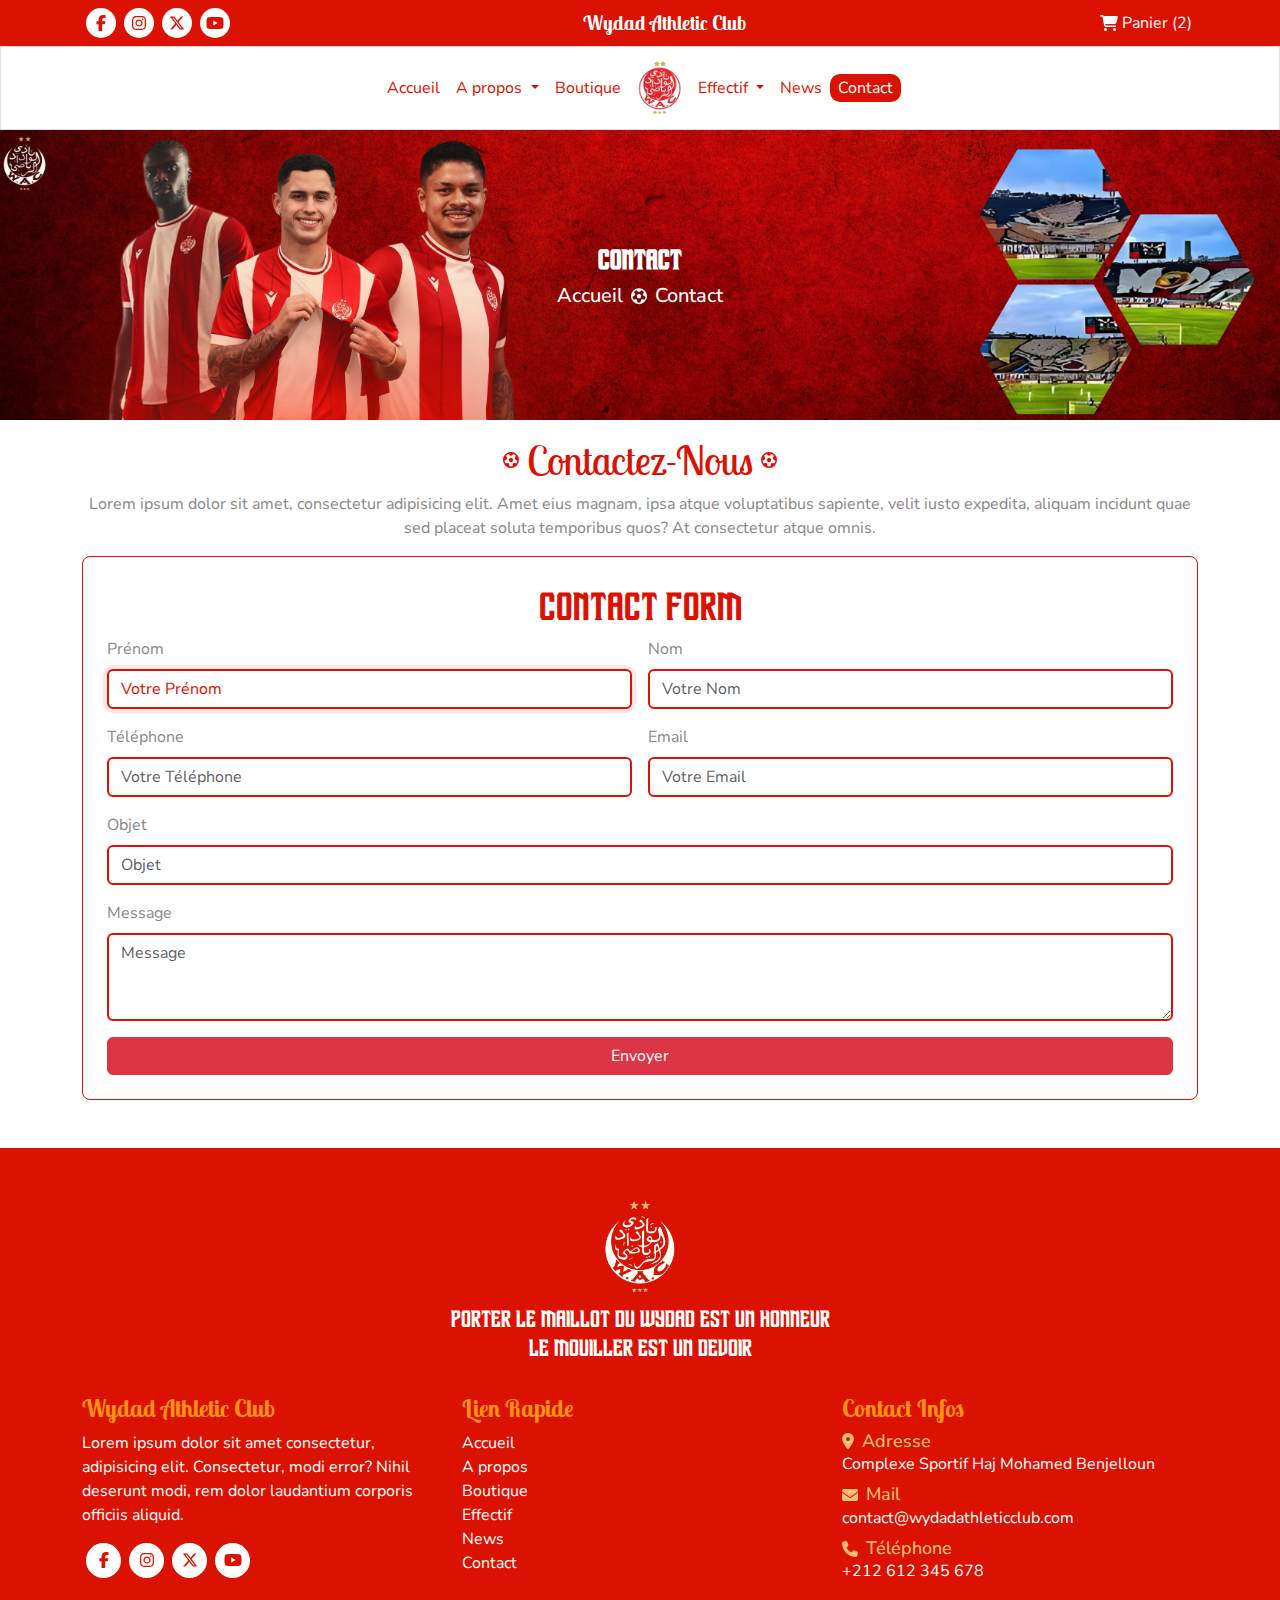
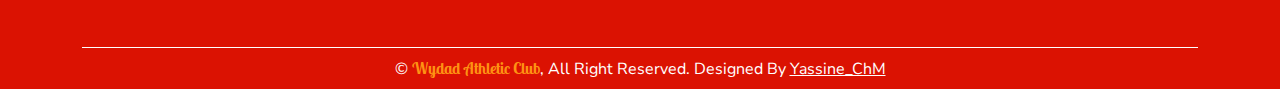
<file: contact.html>
<!DOCTYPE html>
<html lang="en">
  <head>
    <meta charset="UTF-8" />
    <meta name="viewport" content="width=device-width, initial-scale=1.0" />

    <!-- website title -->
    <title>Wydad Athletic Club</title>

    <!-- website icon -->
    <link rel="icon" href="assets/images/logo/logo.svg" />

    <!-- link to files css -->
    <link rel="stylesheet" href="assets/css/bootstrap.min.css" />
    <link rel="stylesheet" href="assets/css/bootstrap.min.css.map" />
    <link rel="stylesheet" href="assets/css/style.css" />
    <link rel="stylesheet" href="assets/css/all.min.css" />
    <link rel="stylesheet" href="assets/css/swiper-bundle.min.css" />
  </head>
  <body>
    <div
      class="position-fixed top-0 w-100 h-100 d-flex align-items-center justify-content-center bg-white"
      id="loader-container"
    >
      <span class="loader"></span>
    </div>

    <div class="bg-overlay" onclick="close_cart()"></div>

    <!-- start navbar -->
    <nav>
      <div class="top-nav bg-red text-white py-2">
        <div
          class="container d-flex flex-wrap justify-content-between align-items-center"
        >
          <ul class="social-link d-flex ps-0 mb-0">
            <a href="https://www.facebook.com/WACofficiel/" target="_blank"
              ><li class="mx-1"><i class="fa-brands fa-facebook-f"></i></li
            ></a>
            <a href="https://www.instagram.com/wacofficiel/" target="_blank"
              ><li class="mx-1"><i class="fa-brands fa-instagram"></i></li
            ></a>
            <a href="https://x.com/WACofficiel" target="_blank"
              ><li class="mx-1"><i class="fa-brands fa-x-twitter"></i></li
            ></a>
            <a href="https://www.youtube.com/@WACofficiel" target="_blank"
              ><li class="mx-1"><i class="fa-brands fa-youtube"></i></li
            ></a>
          </ul>
          <a href="index.html">
            <h1
              class="mb-0 d-none d-sm-block fs-5 fw-bold second-font-family text-white text-capitalize"
            >
              wydad athletic club
            </h1></a
          >
          <button
            onclick="open_cart()"
            type="button"
            class="bg-transparent text-white text-capitalize border-0 d-flex align-items-center"
          >
            <i class="fa-solid fa-cart-shopping"></i>
            <span class="ms-1">panier (2)</span>
          </button>
        </div>
      </div>

      <div
        class="main-navbar navbar navbar-expand-lg bg-white border border-bottom-1"
      >
        <div class="container">
          <a class="navbar-brand d-block d-lg-none border-0" href="index.html">
            <img src="assets/images/logo/logo.svg" alt="logo" />
          </a>
          <button
            class="icon-menu d-block d-lg-none bg-transparent border border-0"
            type="button"
            data-bs-toggle="collapse"
            data-bs-target="#navbarSupportedContent"
            aria-controls="navbarSupportedContent"
            aria-expanded="false"
            aria-label="Toggle navigation"
          >
            <i class="fa-solid fa-bars"></i>
          </button>
          <div class="collapse navbar-collapse" id="navbarSupportedContent">
            <ul class="navbar-nav mx-auto">
              <li class="nav-item my-auto">
                <a class="nav-link text-red" aria-current="page" href="index.html"
                  >Accueil</a
                >
              </li>
              <li class="nav-item dropdown my-auto">
                <a
                  class="nav-link text-red dropdown-toggle"
                  href="#"
                  role="button"
                  data-bs-toggle="dropdown"
                  aria-expanded="false"
                >
                  A propos
                </a>
                <ul class="dropdown-menu">
                  <li>
                    <a class="dropdown-item text-red" href="history.html">Histoire</a>
                  </li>
                  <li>
                    <a class="dropdown-item text-red" href="palmares.html">Palmares</a>
                  </li>
                </ul>
              </li>
              <li class="nav-item my-auto">
                <a class="nav-link text-red" href="shop.html">Boutique</a>
              </li>
              <a class="navbar-brand d-none d-lg-block mx-2" href="index.html">
                <img src="assets/images/logo/logo.svg" alt="logo" />
              </a>
              <li class="nav-item dropdown my-auto">
                <a
                  class="nav-link text-red dropdown-toggle"
                  href="#"
                  role="button"
                  data-bs-toggle="dropdown"
                  aria-expanded="false"
                >
                  Effectif
                </a>
                <ul class="dropdown-menu">
                  <li>
                    <a class="dropdown-item text-red" href="effectif.html">Tout</a>
                  </li>
                  <li>
                    <a class="dropdown-item text-red" href="president.html">Président</a>
                  </li>
                  <li>
                    <a class="dropdown-item text-red" href="coach.html">Entraîneur</a>
                  </li>
                  <li>
                    <a class="dropdown-item text-red" href="players.html">Joueurs</a>
                  </li>
                </ul>
              </li>
              <li class="nav-item my-auto">
                <a class="nav-link text-red" href="news.html">News</a>
              </li>
              <li class="nav-item my-auto">
                <a class="nav-link active" href="contact.html">Contact</a>
              </li>
            </ul>
          </div>
        </div>
      </div>
    </nav>
    <!-- end navbar -->

    <!-- start cart -->
    <div
      class="cart bg-white d-flex flex-column justify-content-between"
      id="cart"
    >
      <div
        class="top-cart d-flex justify-content-between align-items-center border-bottom"
      >
        <div class="close-cart bg-white p-2 border-end" onclick="close_cart()">
          <i class="fa-solid fa-xmark"></i>
        </div>
        <h4 class="my-auto fs-6 fw-bold text-uppercase">panier</h4>
        <div class="count-item">
          <span class="bg-white fw-bold p-2 border-start">2</span>
        </div>
      </div>

      <div class="items-in-cart px-2 py-3 h-100 overflow-y-auto">
        <div
          class="single-item-in-cart d-flex align-items-start border-bottom py-1"
        >
          <a
            href="single-product.html"
            class="product-img w-25 me-2 position-relative"
          >
            <img
              src="assets/images/products/product-1.webp"
              alt="product-img"
              class="main-img w-100"
            />
            <img
              class="img-hover"
              src="assets/images/product-details/product-details-1-1.webp"
              alt=""
              class="w-100"
            />
          </a>
          <div class="product-details me-2">
            <a href="single-product.html"
              ><h6>Maillot de match extérieur Wydad Casablanca 2023/24</h6></a
            >
            <ul class="mb-0 ps-0">
              <li>QTY: 1</li>
              <li>750.00 Dhs</li>
            </ul>
          </div>
          <div class="delete-item">
            <i class="fa-solid fa-trash-can"></i>
          </div>
        </div>

        <div
          class="single-item-in-cart d-flex align-items-start border-bottom py-1"
        >
          <a
            href="single-product.html"
            class="product-img w-25 me-2 position-relative"
          >
            <img
              src="assets/images/products/product-2.webp"
              alt="product-img"
              class="main-img w-100"
            />
            <img
              class="img-hover"
              src="assets/images/product-details/product-details-2-1.webp"
              alt=""
              class="w-100"
            />
          </a>
          <div class="product-details me-2">
            <a href="single-product.html"
              ><h6>Troisième maillot de match Wydad Casablanca 2023/24</h6></a
            >
            <ul class="mb-0 ps-0">
              <li>QTY: 1</li>
              <li>750.00 Dhs</li>
            </ul>
          </div>
          <div class="delete-item">
            <i class="fa-solid fa-trash-can"></i>
          </div>
        </div>
      </div>

      <div class="bottom-cart">
        <div
          class="total-price bg-white px-2 py-3 border-top d-flex justify-content-between"
        >
          <h6 class="my-auto fw-bold text-capitalize">total :</h6>
          <h6 class="my-auto fw-bold text-red">1500.00 Dhs</h6>
        </div>
        <div
          class="btn-cart px-2 py-2 py-sm-3 bg-red d-flex justify-content-center"
        >
          <a href="checkout.html" class="mx-auto fs-6 fw-bold text-white text-uppercase"
            >checkout</a
          >
        </div>
      </div>
    </div>
    <!-- end cart -->

    <!-- start top-page -->
    <section class="top-page position-relative overflow-hidden">
      <img
        src="assets/images/banners/top-page.webp"
        alt=""
        class="mx-0 position-absolute top-0 w-100 h-100"
      />
      <div
        class="position-absolute top-50 start-50 translate-middle text-white text-center"
      >
        <h2 class="fs-3 fw-bold text-capitalize third-font-family">contact</h2>
        <div class="d-flex align-items-center justify-content-center">
          <a href="index.html" class="text-white"
            ><h5 class="mb-0 text-capitalize">accueil</h5></a
          >
          <i class="fa-regular fa-futbol mx-2"></i>
          <h5 class="mb-0 text-capitalize">contact</h5>
        </div>
      </div>
    </section>
    <!-- end top-page -->

    <div class="my-3">
      <div class="container">
        <div class="text-center">
          <div
            class="my-2 text-red fw-bold d-flex justify-content-center align-items-center"
          >
            <i class="fa-regular fa-futbol"></i>
            <h1 class="text-capitalize mx-2 my-auto second-font-family">
              contactez-nous
            </h1>
            <i class="fa-regular fa-futbol"></i>
          </div>
          <p>
            Lorem ipsum dolor sit amet, consectetur adipisicing elit. Amet eius
            magnam, ipsa atque voluptatibus sapiente, velit iusto expedita,
            aliquam incidunt quae sed placeat soluta temporibus quos? At
            consectetur atque omnis.
          </p>
        </div>
      </div>
    </div>

    <section>
      <div class="container">
        <div class="contact-form mb-5 mx-2 mx-sm-0 p-4 border rounded-3 row">
          <h1 class="text-red text-center text-capitalize third-font-family">
            contact form
          </h1>
          <div class="mb-3 px-0 pe-sm-2 col-sm-6">
            <label for="firstname" class="form-label"
              >Prénom</label
            >
            <input
              type="text"
              class="form-control"
              id="firstname"
              placeholder="Votre Prénom"
              autofocus
            />
          </div>
          <div class="mb-3 px-0 ps-sm-2 col-sm-6">
            <label for="lastname" class="form-label"
              >Nom</label
            >
            <input
              type="text"
              class="form-control"
              id="lastname"
              placeholder="Votre Nom"
            />
          </div>
          <div class="mb-3 px-0 pe-sm-2 col-sm-6">
            <label for="phone" class="form-label"
              >Téléphone</label
            >
            <input
              type="tel"
              class="form-control"
              id="phone"
              placeholder="Votre Téléphone"
            />
          </div>
          <div class="mb-3 px-0 ps-sm-2 col-sm-6">
            <label for="email" class="form-label"
              >Email</label
            >
            <input
              type="email"
              class="form-control"
              id="email"
              placeholder="Votre Email"
            />
          </div>
          <div class="mb-3 px-0">
            <label for="object" class="form-label"
              >Objet</label
            >
            <input
              type="text"
              class="form-control"
              id="object"
              placeholder="Objet"
            />
          </div>
          <div class="mb-3 px-0">
            <label for="message" class="form-label"
              >Message</label
            >
            <textarea
              class="form-control"
              id="message"
              rows="3"
              placeholder="Message"
            ></textarea>
          </div>
          <button type="submit" class="btn btn-danger">Envoyer</button>
        </div>
      </div>
    </section>

    <footer class="bg-red">
      <div class="container">
        <div class="py-5">
          <div class="mb-4 d-flex flex-column align-items-center">
            <a href="index.html"
              ><img src="assets/images/logo/white-logo.svg" alt=""
            /></a>
            <h1 class="mt-2 fs-4 text-white text-center third-font-family">
              Porter le maillot du Wydad est un honneur <br />
              Le mouiller est un devoir
            </h1>
          </div>
          <div class="main-footer mt-2 row">
            <div class="col-12 col-sm-6 col-lg-4">
              <h3
                class="fs-4 fw-bold text-yellow text-capitalize second-font-family"
              >
                wydad athletic club
              </h3>
              <p class="fs-6 text-white">
                Lorem ipsum dolor sit amet consectetur, adipisicing elit.
                Consectetur, modi error? Nihil deserunt modi, rem dolor
                laudantium corporis officiis aliquid.
              </p>
              <ul class="social-link d-flex ps-0">
                <a href="https://www.facebook.com/WACofficiel/" target="_blank"
                  ><li class="mx-1"><i class="fa-brands fa-facebook-f"></i></li
                ></a>
                <a href="https://www.instagram.com/wacofficiel/" target="_blank"
                  ><li class="mx-1"><i class="fa-brands fa-instagram"></i></li
                ></a>
                <a href="https://x.com/WACofficiel" target="_blank"
                  ><li class="mx-1"><i class="fa-brands fa-x-twitter"></i></li
                ></a>
                <a href="https://www.youtube.com/@WACofficiel" target="_blank"
                  ><li class="mx-1"><i class="fa-brands fa-youtube"></i></li
                ></a>
              </ul>
            </div>
            <div class="col-12 col-sm-6 col-lg-4">
              <h3
                class="fs-4 fw-bold text-yellow text-capitalize second-font-family"
              >
                lien rapide
              </h3>
              <ul class="ps-0 quick-link">
                <a href="index.html"><li class="text-white">Accueil</li></a>
                <a href="history.html"><li class="text-white">A propos</li></a>
                <a href="shop.html"><li class="text-white">Boutique</li></a>
                <a href="effectif.html"><li class="text-white">Effectif</li></a>
                <a href="news.html"><li class="text-white">News</li></a>
                <a href="contact.html"><li class="text-white">Contact</li></a>
              </ul>
            </div>
            <div class="col-12 col-sm-6 col-lg-4">
              <h3
                class="fs-4 fw-bold text-yellow text-capitalize second-font-family"
              >
                Contact infos
              </h3>
              <ul class="contact-info ps-0">
                <li class="mb-2">
                  <div class="contact-info-title d-flex align-items-center">
                    <i class="fa-solid fa-location-dot"></i>
                    <h5 class="ms-2 mb-0">Adresse</h5>
                  </div>
                  <p class="text-white mb-0">
                    Complexe Sportif Haj Mohamed Benjelloun
                  </p>
                </li>
                <li class="mb-2">
                  <div class="contact-info-title d-flex align-items-center">
                    <i class="fa-solid fa-envelope"></i>
                    <h5 class="ms-2 mb-0">Mail</h5>
                  </div>
                  <a
                    href="mailto:contact@wydadathleticclub.com"
                    class="text-white"
                    >contact@wydadathleticclub.com</a
                  >
                </li>
                <li class="mb-2">
                  <div class="contact-info-title d-flex align-items-center">
                    <i class="fa-solid fa-phone"></i>
                    <h5 class="ms-2 mb-0">Téléphone</h5>
                  </div>
                  <a href="tel:0612345678" class="text-white"
                    >+212 612 345 678</a
                  >
                </li>
              </ul>
            </div>
          </div>
        </div>

        <div class="footer-bottom py-2 border-top text-center">
          <p class="mb-0 text-white">
            &copy;
            <span class="fw-bold text-capitalize text-yellow second-font-family"
              >wydad athletic club</span
            >, All Right Reserved. Designed By
            <a href="https://yassine-chmarekh.vercel.app/" target="_blank" class="text-white text-decoration-underline"
              >Yassine_ChM</a
            >
          </p>
        </div>
      </div>
    </footer>

    <!-- link to files js -->
    <script src="assets/js/bootstrap.bundle.min.js"></script>
    <script src="assets/js/bootstrap.bundle.min.js.map"></script>
    <script src="assets/js/script.js"></script>
    <script src="assets/js/all.min.js"></script>
    <script src="assets/js/swiper-bundle.min.js"></script>
    <script src="assets/js/swiper.js"></script>
  </body>
</html>
</file>
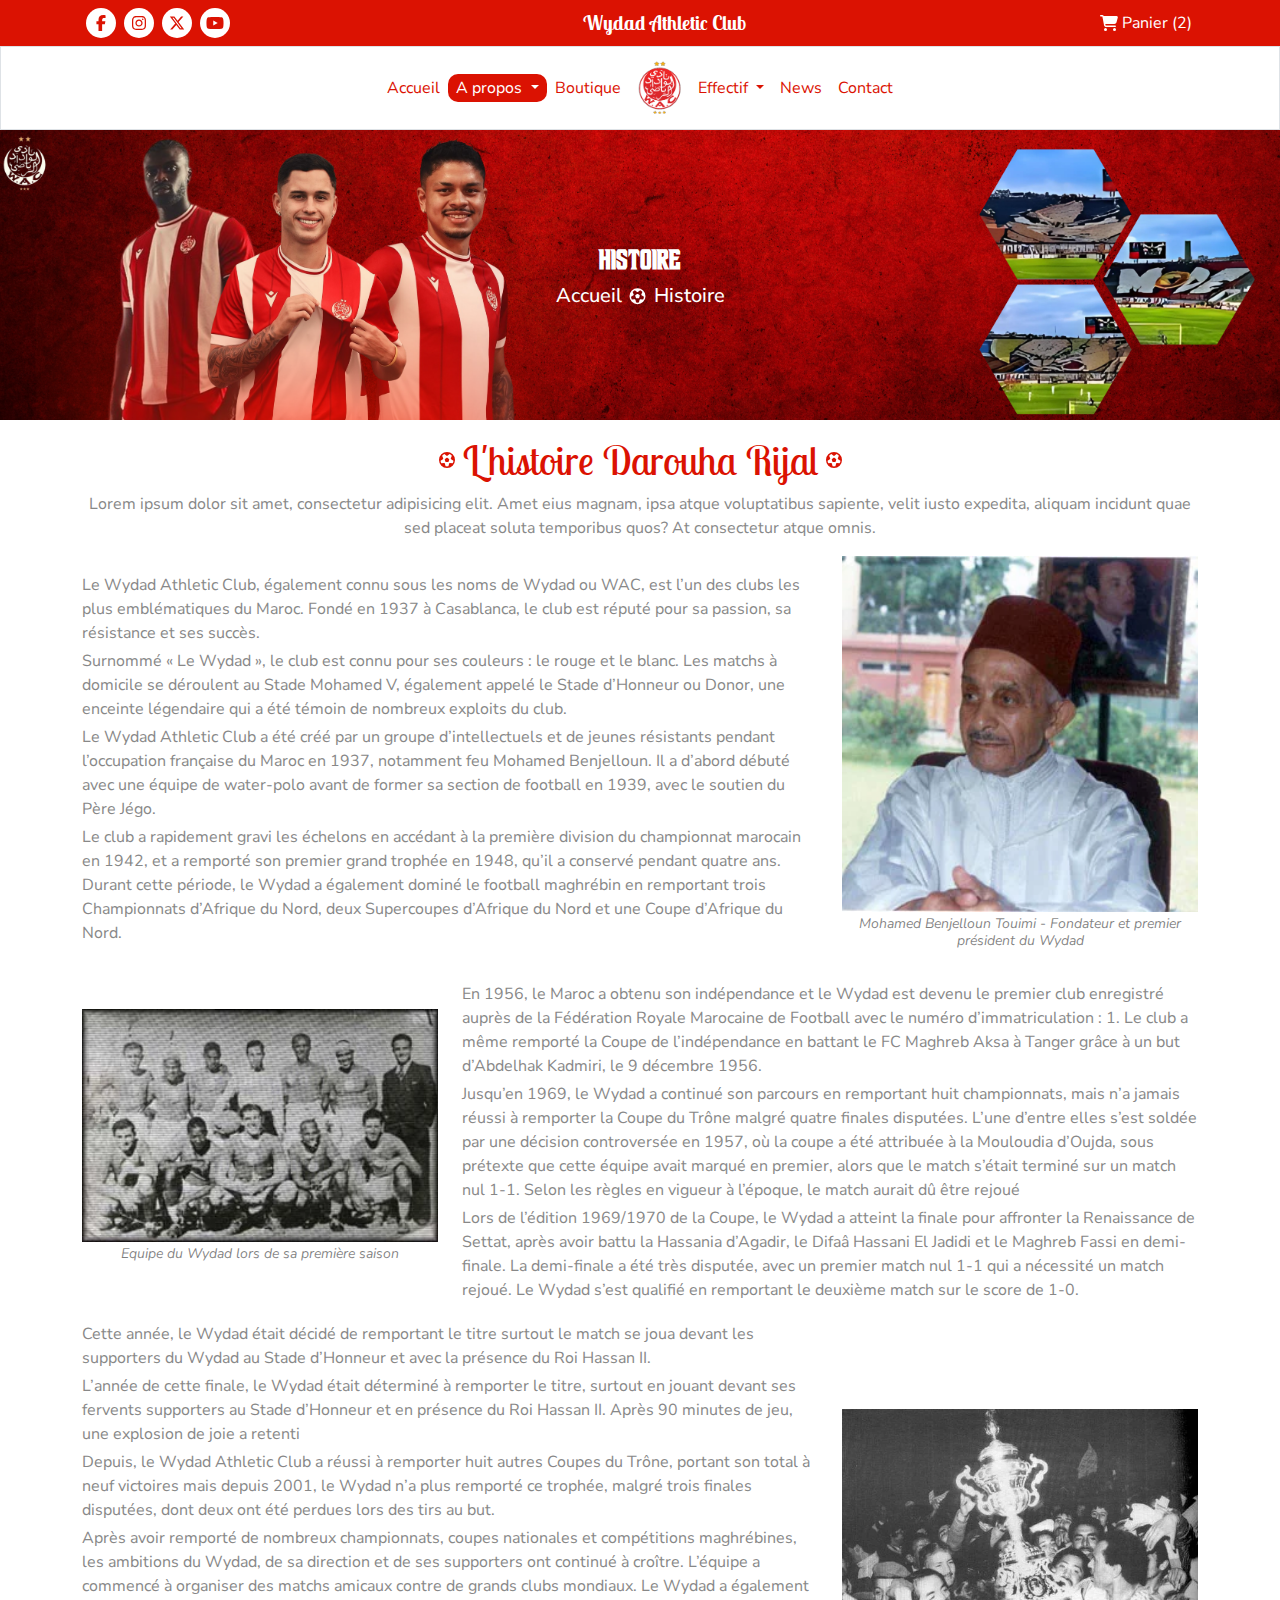
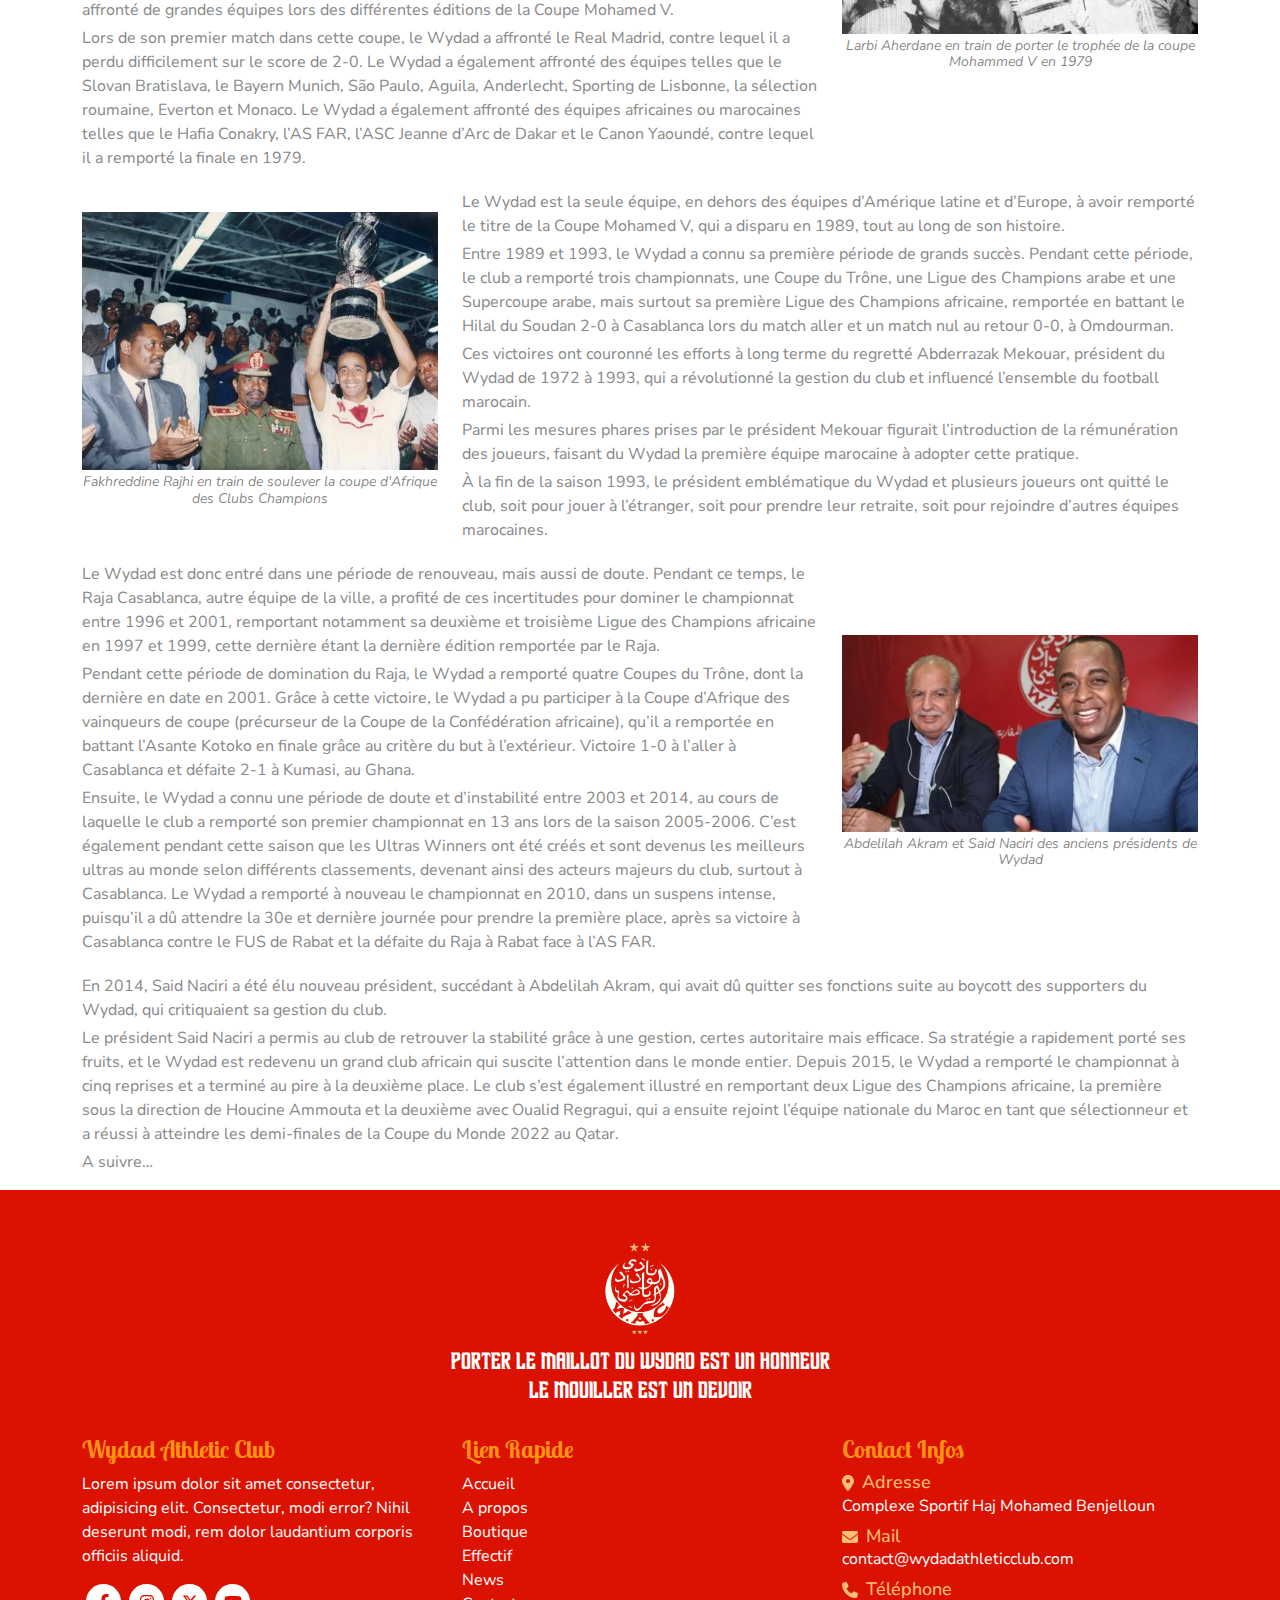
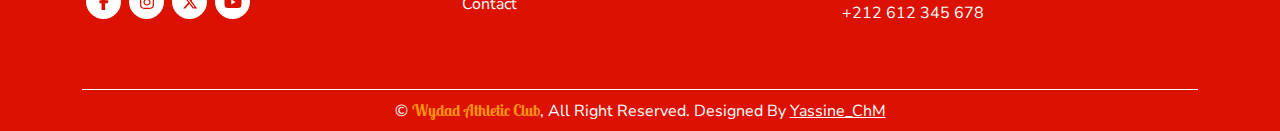
<file: history.html>
<!DOCTYPE html>
<html lang="en">
  <head>
    <meta charset="UTF-8" />
    <meta name="viewport" content="width=device-width, initial-scale=1.0" />

    <!-- website title -->
    <title>Wydad Athletic Club</title>

    <!-- website icon -->
    <link rel="icon" href="assets/images/logo/logo.svg" />

    <!-- link to files css -->
    <link rel="stylesheet" href="assets/css/bootstrap.min.css" />
    <link rel="stylesheet" href="assets/css/bootstrap.min.css.map" />
    <link rel="stylesheet" href="assets/css/style.css" />
    <link rel="stylesheet" href="assets/css/all.min.css" />
    <link rel="stylesheet" href="assets/css/swiper-bundle.min.css" />
  </head>
  <body>
    <div
      class="position-fixed top-0 w-100 h-100 d-flex align-items-center justify-content-center bg-white"
      id="loader-container"
    >
      <span class="loader"></span>
    </div>

    <div class="bg-overlay" onclick="close_cart()"></div>

    <!-- start navbar -->
    <nav>
      <div class="top-nav bg-red text-white py-2">
        <div
          class="container d-flex flex-wrap justify-content-between align-items-center"
        >
          <ul class="social-link d-flex ps-0 mb-0">
            <a href="https://www.facebook.com/WACofficiel/" target="_blank"
              ><li class="mx-1"><i class="fa-brands fa-facebook-f"></i></li
            ></a>
            <a href="https://www.instagram.com/wacofficiel/" target="_blank"
              ><li class="mx-1"><i class="fa-brands fa-instagram"></i></li
            ></a>
            <a href="https://x.com/WACofficiel" target="_blank"
              ><li class="mx-1"><i class="fa-brands fa-x-twitter"></i></li
            ></a>
            <a href="https://www.youtube.com/@WACofficiel" target="_blank"
              ><li class="mx-1"><i class="fa-brands fa-youtube"></i></li
            ></a>
          </ul>
          <a href="index.html">
            <h1
              class="mb-0 d-none d-sm-block fs-5 fw-bold second-font-family text-white text-capitalize"
            >
              wydad athletic club
            </h1></a
          >
          <button
            onclick="open_cart()"
            type="button"
            class="bg-transparent text-white text-capitalize border-0 d-flex align-items-center"
          >
            <i class="fa-solid fa-cart-shopping"></i>
            <span class="ms-1">panier (2)</span>
          </button>
        </div>
      </div>

      <div
        class="main-navbar navbar navbar-expand-lg bg-white border border-bottom-1"
      >
        <div class="container">
          <a class="navbar-brand d-block d-lg-none border-0" href="index.html">
            <img src="assets/images/logo/logo.svg" alt="logo" />
          </a>
          <button
            class="icon-menu d-block d-lg-none bg-transparent border border-0"
            type="button"
            data-bs-toggle="collapse"
            data-bs-target="#navbarSupportedContent"
            aria-controls="navbarSupportedContent"
            aria-expanded="false"
            aria-label="Toggle navigation"
          >
            <i class="fa-solid fa-bars"></i>
          </button>
          <div class="collapse navbar-collapse" id="navbarSupportedContent">
            <ul class="navbar-nav mx-auto">
              <li class="nav-item my-auto">
                <a class="nav-link text-red" aria-current="page" href="index.html"
                  >Accueil</a
                >
              </li>
              <li class="nav-item dropdown my-auto">
                <a
                  class="nav-link active dropdown-toggle"
                  href="#"
                  role="button"
                  data-bs-toggle="dropdown"
                  aria-expanded="false"
                >
                  A propos
                </a>
                <ul class="dropdown-menu">
                  <li>
                    <a class="dropdown-item text-red" href="history.html">Histoire</a>
                  </li>
                  <li>
                    <a class="dropdown-item text-red" href="palmares.html">Palmares</a>
                  </li>
                </ul>
              </li>
              <li class="nav-item my-auto">
                <a class="nav-link text-red" href="shop.html">Boutique</a>
              </li>
              <a class="navbar-brand d-none d-lg-block mx-2" href="index.html">
                <img src="assets/images/logo/logo.svg" alt="logo" />
              </a>
              <li class="nav-item dropdown my-auto">
                <a
                  class="nav-link text-red dropdown-toggle"
                  href="#"
                  role="button"
                  data-bs-toggle="dropdown"
                  aria-expanded="false"
                >
                  Effectif
                </a>
                <ul class="dropdown-menu">
                  <li>
                    <a class="dropdown-item text-red" href="effectif.html">Tout</a>
                  </li>
                  <li>
                    <a class="dropdown-item text-red" href="president.html">Président</a>
                  </li>
                  <li>
                    <a class="dropdown-item text-red" href="coach.html">Entraîneur</a>
                  </li>
                  <li>
                    <a class="dropdown-item text-red" href="players.html">Joueurs</a>
                  </li>
                </ul>
              </li>
              <li class="nav-item my-auto">
                <a class="nav-link text-red" href="news.html">News</a>
              </li>
              <li class="nav-item my-auto">
                <a class="nav-link text-red" href="contact.html">Contact</a>
              </li>
            </ul>
          </div>
        </div>
      </div>
    </nav>
    <!-- end navbar -->

    <!-- start cart -->
    <div
      class="cart bg-white d-flex flex-column justify-content-between"
      id="cart"
    >
      <div
        class="top-cart d-flex justify-content-between align-items-center border-bottom"
      >
        <div class="close-cart bg-white p-2 border-end" onclick="close_cart()">
          <i class="fa-solid fa-xmark"></i>
        </div>
        <h4 class="my-auto fs-6 fw-bold text-uppercase">panier</h4>
        <div class="count-item">
          <span class="bg-white fw-bold p-2 border-start">2</span>
        </div>
      </div>

      <div class="items-in-cart px-2 py-3 h-100 overflow-y-auto">
        <div
          class="single-item-in-cart d-flex align-items-start border-bottom py-1"
        >
          <a
            href="single-product.html"
            class="product-img w-25 me-2 position-relative"
          >
            <img
              src="assets/images/products/product-1.webp"
              alt="product-img"
              class="main-img w-100"
            />
            <img
              class="img-hover"
              src="assets/images/product-details/product-details-1-1.webp"
              alt=""
              class="w-100"
            />
          </a>
          <div class="product-details me-2">
            <a href="single-product.html"
              ><h6>Maillot de match extérieur Wydad Casablanca 2023/24</h6></a
            >
            <ul class="mb-0 ps-0">
              <li>QTY: 1</li>
              <li>750.00 Dhs</li>
            </ul>
          </div>
          <div class="delete-item">
            <i class="fa-solid fa-trash-can"></i>
          </div>
        </div>

        <div
          class="single-item-in-cart d-flex align-items-start border-bottom py-1"
        >
          <a
            href="single-product.html"
            class="product-img w-25 me-2 position-relative"
          >
            <img
              src="assets/images/products/product-2.webp"
              alt="product-img"
              class="main-img w-100"
            />
            <img
              class="img-hover"
              src="assets/images/product-details/product-details-2-1.webp"
              alt=""
              class="w-100"
            />
          </a>
          <div class="product-details me-2">
            <a href="single-product.html"
              ><h6>Troisième maillot de match Wydad Casablanca 2023/24</h6></a
            >
            <ul class="mb-0 ps-0">
              <li>QTY: 1</li>
              <li>750.00 Dhs</li>
            </ul>
          </div>
          <div class="delete-item">
            <i class="fa-solid fa-trash-can"></i>
          </div>
        </div>
      </div>

      <div class="bottom-cart">
        <div
          class="total-price bg-white px-2 py-3 border-top d-flex justify-content-between"
        >
          <h6 class="my-auto fw-bold text-capitalize">total :</h6>
          <h6 class="my-auto fw-bold text-red">1500.00 Dhs</h6>
        </div>
        <div
          class="btn-cart px-2 py-2 py-sm-3 bg-red d-flex justify-content-center"
        >
          <a href="checkout.html" class="mx-auto fs-6 fw-bold text-white text-uppercase"
            >checkout</a
          >
        </div>
      </div>
    </div>
    <!-- end cart -->

    <!-- start top-page -->
    <section class="top-page position-relative overflow-hidden">
      <img
        src="assets/images/banners/top-page.webp"
        alt=""
        class="mx-0 position-absolute top-0 w-100 h-100"
      />
      <div
        class="position-absolute top-50 start-50 translate-middle text-white text-center"
      >
        <h2 class="fs-3 fw-bold text-capitalize third-font-family">Histoire</h2>
        <div class="d-flex align-items-center justify-content-center">
          <a href="index.html" class="text-white"
            ><h5 class="mb-0 text-capitalize">accueil</h5></a
          >
          <i class="fa-regular fa-futbol mx-2"></i>
          <h5 class="mb-0 text-capitalize">Histoire</h5>
        </div>
      </div>
    </section>
    <!-- end top-page -->

    <div class="my-3">
      <div class="container">
        <div class="text-center">
          <div
            class="my-2 text-red fw-bold d-flex justify-content-center align-items-center"
          >
            <i class="fa-regular fa-futbol"></i>
            <h1 class="text-capitalize mx-2 my-auto second-font-family">
              L'histoire darouha rijal
            </h1>
            <i class="fa-regular fa-futbol"></i>
          </div>
          <p>
            Lorem ipsum dolor sit amet, consectetur adipisicing elit. Amet eius
            magnam, ipsa atque voluptatibus sapiente, velit iusto expedita,
            aliquam incidunt quae sed placeat soluta temporibus quos? At
            consectetur atque omnis.
          </p>
        </div>
      </div>
    </div>

    <div class="my-3">
      <div class="container">
        <div class="row flex-column-reverse flex-lg-row align-items-center">
          <div class="col-12 col-lg-8">
            <p class="mb-1">
              Le Wydad Athletic Club, également connu sous les noms de Wydad ou
              WAC, est l’un des clubs les plus emblématiques du Maroc. Fondé en
              1937 à Casablanca, le club est réputé pour sa passion, sa
              résistance et ses succès.
            </p>
            <p class="mb-1">
              Surnommé « Le Wydad », le club est connu pour ses couleurs : le
              rouge et le blanc. Les matchs à domicile se déroulent au Stade
              Mohamed V, également appelé le Stade d’Honneur ou Donor, une
              enceinte légendaire qui a été témoin de nombreux exploits du club.
            </p>
            <p class="mb-1">
              Le Wydad Athletic Club a été créé par un groupe d’intellectuels et
              de jeunes résistants pendant l’occupation française du Maroc en
              1937, notamment feu Mohamed Benjelloun. Il a d’abord débuté avec
              une équipe de water-polo avant de former sa section de football en
              1939, avec le soutien du Père Jégo.
            </p>
            <p class="mb-1">
              Le club a rapidement gravi les échelons en accédant à la première
              division du championnat marocain en 1942, et a remporté son
              premier grand trophée en 1948, qu’il a conservé pendant quatre
              ans. Durant cette période, le Wydad a également dominé le football
              maghrébin en remportant trois Championnats d’Afrique du Nord, deux
              Supercoupes d’Afrique du Nord et une Coupe d’Afrique du Nord.
            </p>
          </div>
          <div class="col-12 col-lg-4">
            <figure>
              <img
                src="assets/images/history/Mohamed-Benjelloun-Touimi.webp"
                alt=""
                class="history-img w-100"
              />
              <figcaption class="mt-1 fst-italic text-center text-black-50">
                Mohamed Benjelloun Touimi - Fondateur et premier président du
                Wydad
              </figcaption>
            </figure>
          </div>
        </div>
      </div>
    </div>

    <div class="my-3">
      <div class="container">
        <div class="row align-items-center">
          <div class="col-12 col-lg-4">
            <figure>
              <img
                src="assets/images/history/Wydad-1939-1940.webp"
                alt=""
                class="history-img w-100"
              />
              <figcaption class="mt-1 fst-italic text-center text-black-50">
                Equipe du Wydad lors de sa première saison
              </figcaption>
            </figure>
          </div>
          <div class="col-12 col-lg-8">
            <p class="mb-1">
              En 1956, le Maroc a obtenu son indépendance et le Wydad est devenu
              le premier club enregistré auprès de la Fédération Royale
              Marocaine de Football avec le numéro d’immatriculation : 1. Le
              club a même remporté la Coupe de l’indépendance en battant le FC
              Maghreb Aksa à Tanger grâce à un but d’Abdelhak Kadmiri, le 9
              décembre 1956.
            </p>
            <p class="mb-1">
              Jusqu’en 1969, le Wydad a continué son parcours en remportant huit
              championnats, mais n’a jamais réussi à remporter la Coupe du Trône
              malgré quatre finales disputées. L’une d’entre elles s’est soldée
              par une décision controversée en 1957, où la coupe a été attribuée
              à la Mouloudia d’Oujda, sous prétexte que cette équipe avait
              marqué en premier, alors que le match s’était terminé sur un match
              nul 1-1. Selon les règles en vigueur à l’époque, le match aurait
              dû être rejoué
            </p>
            <p class="mb-1">
              Lors de l’édition 1969/1970 de la Coupe, le Wydad a atteint la
              finale pour affronter la Renaissance de Settat, après avoir battu
              la Hassania d’Agadir, le Difaâ Hassani El Jadidi et le Maghreb
              Fassi en demi-finale. La demi-finale a été très disputée, avec un
              premier match nul 1-1 qui a nécessité un match rejoué. Le Wydad
              s’est qualifié en remportant le deuxième match sur le score de
              1-0.
            </p>
          </div>
        </div>
      </div>
    </div>

    <div class="my-3">
      <div class="container">
        <div class="row flex-column-reverse flex-lg-row align-items-center">
          <div class="col-12 col-lg-8">
            <p class="mb-1">
              Cette année, le Wydad était décidé de remportant le titre surtout
              le match se joua devant les supporters du Wydad au Stade d’Honneur
              et avec la présence du Roi Hassan II.
            </p>
            <p class="mb-1">
              L’année de cette finale, le Wydad était déterminé à remporter le
              titre, surtout en jouant devant ses fervents supporters au Stade
              d’Honneur et en présence du Roi Hassan II. Après 90 minutes de
              jeu, une explosion de joie a retenti
            </p>
            <p class="mb-1">
              Depuis, le Wydad Athletic Club a réussi à remporter huit autres
              Coupes du Trône, portant son total à neuf victoires mais depuis
              2001, le Wydad n’a plus remporté ce trophée, malgré trois finales
              disputées, dont deux ont été perdues lors des tirs au but.
            </p>
            <p class="mb-1">
              Après avoir remporté de nombreux championnats, coupes nationales
              et compétitions maghrébines, les ambitions du Wydad, de sa
              direction et de ses supporters ont continué à croître. L’équipe a
              commencé à organiser des matchs amicaux contre de grands clubs
              mondiaux. Le Wydad a également affronté de grandes équipes lors
              des différentes éditions de la Coupe Mohamed V.
            </p>
            <p class="mb-1">
              Lors de son premier match dans cette coupe, le Wydad a affronté le
              Real Madrid, contre lequel il a perdu difficilement sur le score
              de 2-0. Le Wydad a également affronté des équipes telles que le
              Slovan Bratislava, le Bayern Munich, São Paulo, Aguila,
              Anderlecht, Sporting de Lisbonne, la sélection roumaine, Everton
              et Monaco. Le Wydad a également affronté des équipes africaines ou
              marocaines telles que le Hafia Conakry, l’AS FAR, l’ASC Jeanne
              d’Arc de Dakar et le Canon Yaoundé, contre lequel il a remporté la
              finale en 1979.
            </p>
          </div>
          <div class="col-12 col-lg-4">
            <figure>
              <img
                src="assets/images/history/Coupe-Mohamed-V.webp"
                alt=""
                class="history-img w-100"
              />
              <figcaption class="mt-1 fst-italic text-center text-black-50">
                Larbi Aherdane en train de porter le trophée de la coupe
                Mohammed V en 1979
              </figcaption>
            </figure>
          </div>
        </div>
      </div>
    </div>

    <div class="my-3">
      <div class="container">
        <div class="row align-items-center">
          <div class="col-12 col-lg-4">
            <figure>
              <img
                src="assets/images/history/CAFCL-1992.webp"
                alt=""
                class="history-img w-100"
              />
              <figcaption class="mt-1 fst-italic text-center text-black-50">
                Fakhreddine Rajhi en train de soulever la coupe d'Afrique des
                Clubs Champions
              </figcaption>
            </figure>
          </div>
          <div class="col-12 col-lg-8">
            <p class="mb-1">
              Le Wydad est la seule équipe, en dehors des équipes d’Amérique
              latine et d’Europe, à avoir remporté le titre de la Coupe Mohamed
              V, qui a disparu en 1989, tout au long de son histoire.
            </p>
            <p class="mb-1">
              Entre 1989 et 1993, le Wydad a connu sa première période de grands
              succès. Pendant cette période, le club a remporté trois
              championnats, une Coupe du Trône, une Ligue des Champions arabe et
              une Supercoupe arabe, mais surtout sa première Ligue des Champions
              africaine, remportée en battant le Hilal du Soudan 2-0 à
              Casablanca lors du match aller et un match nul au retour 0-0, à
              Omdourman.
            </p>
            <p class="mb-1">
              Ces victoires ont couronné les efforts à long terme du regretté
              Abderrazak Mekouar, président du Wydad de 1972 à 1993, qui a
              révolutionné la gestion du club et influencé l’ensemble du
              football marocain.
            </p>
            <p class="mb-1">
              Parmi les mesures phares prises par le président Mekouar figurait
              l’introduction de la rémunération des joueurs, faisant du Wydad la
              première équipe marocaine à adopter cette pratique.
            </p>
            <p class="mb-1">
              À la fin de la saison 1993, le président emblématique du Wydad et
              plusieurs joueurs ont quitté le club, soit pour jouer à
              l’étranger, soit pour prendre leur retraite, soit pour rejoindre
              d’autres équipes marocaines.
            </p>
          </div>
        </div>
      </div>
    </div>

    <div class="my-3">
      <div class="container">
        <div class="row flex-column-reverse flex-lg-row align-items-center">
          <div class="col-12 col-lg-8">
            <p class="mb-1">
              Le Wydad est donc entré dans une période de renouveau, mais aussi
              de doute. Pendant ce temps, le Raja Casablanca, autre équipe de la
              ville, a profité de ces incertitudes pour dominer le championnat
              entre 1996 et 2001, remportant notamment sa deuxième et troisième
              Ligue des Champions africaine en 1997 et 1999, cette dernière
              étant la dernière édition remportée par le Raja.
            </p>
            <p class="mb-1">
              Pendant cette période de domination du Raja, le Wydad a remporté
              quatre Coupes du Trône, dont la dernière en date en 2001. Grâce à
              cette victoire, le Wydad a pu participer à la Coupe d’Afrique des
              vainqueurs de coupe (précurseur de la Coupe de la Confédération
              africaine), qu’il a remportée en battant l’Asante Kotoko en finale
              grâce au critère du but à l’extérieur. Victoire 1-0 à l’aller à
              Casablanca et défaite 2-1 à Kumasi, au Ghana.
            </p>
            <p class="mb-1">
              Ensuite, le Wydad a connu une période de doute et d’instabilité
              entre 2003 et 2014, au cours de laquelle le club a remporté son
              premier championnat en 13 ans lors de la saison 2005-2006. C’est
              également pendant cette saison que les Ultras Winners ont été
              créés et sont devenus les meilleurs ultras au monde selon
              différents classements, devenant ainsi des acteurs majeurs du
              club, surtout à Casablanca. Le Wydad a remporté à nouveau le
              championnat en 2010, dans un suspens intense, puisqu’il a dû
              attendre la 30e et dernière journée pour prendre la première
              place, après sa victoire à Casablanca contre le FUS de Rabat et la
              défaite du Raja à Rabat face à l’AS FAR.
            </p>
          </div>
          <div class="col-12 col-lg-4">
            <figure>
              <img
                src="assets/images/history/Akram-et-Naciri.webp"
                alt=""
                class="history-img w-100"
              />
              <figcaption class="mt-1 fst-italic text-center text-black-50">
                Abdelilah Akram et Said Naciri des anciens présidents de Wydad
              </figcaption>
            </figure>
          </div>
        </div>

        <div class="w-100 mt-3">
          <p class="mb-1">
            En 2014, Said Naciri a été élu nouveau président, succédant à
            Abdelilah Akram, qui avait dû quitter ses fonctions suite au boycott
            des supporters du Wydad, qui critiquaient sa gestion du club.
          </p>
          <p class="mb-1">
            Le président Said Naciri a permis au club de retrouver la stabilité
            grâce à une gestion, certes autoritaire mais efficace. Sa stratégie
            a rapidement porté ses fruits, et le Wydad est redevenu un grand
            club africain qui suscite l’attention dans le monde entier. Depuis
            2015, le Wydad a remporté le championnat à cinq reprises et a
            terminé au pire à la deuxième place. Le club s’est également
            illustré en remportant deux Ligue des Champions africaine, la
            première sous la direction de Houcine Ammouta et la deuxième avec
            Oualid Regragui, qui a ensuite rejoint l’équipe nationale du Maroc
            en tant que sélectionneur et a réussi à atteindre les demi-finales
            de la Coupe du Monde 2022 au Qatar.
          </p>
          <p class="mb-1">A suivre…</p>
        </div>
      </div>
    </div>

    <footer class="bg-red">
      <div class="container">
        <div class="py-5">
          <div class="mb-4 d-flex flex-column align-items-center">
            <a href="index.html"
              ><img src="assets/images/logo/white-logo.svg" alt=""
            /></a>
            <h1 class="mt-2 fs-4 text-white text-center third-font-family">
              Porter le maillot du Wydad est un honneur <br />
              Le mouiller est un devoir
            </h1>
          </div>
          <div class="main-footer mt-2 row">
            <div class="col-12 col-sm-6 col-lg-4">
              <h3
                class="fs-4 fw-bold text-yellow text-capitalize second-font-family"
              >
                wydad athletic club
              </h3>
              <p class="fs-6 text-white">
                Lorem ipsum dolor sit amet consectetur, adipisicing elit.
                Consectetur, modi error? Nihil deserunt modi, rem dolor
                laudantium corporis officiis aliquid.
              </p>
              <ul class="social-link d-flex ps-0">
                <a href="https://www.facebook.com/WACofficiel/" target="_blank"
                  ><li class="mx-1"><i class="fa-brands fa-facebook-f"></i></li
                ></a>
                <a href="https://www.instagram.com/wacofficiel/" target="_blank"
                  ><li class="mx-1"><i class="fa-brands fa-instagram"></i></li
                ></a>
                <a href="https://x.com/WACofficiel" target="_blank"
                  ><li class="mx-1"><i class="fa-brands fa-x-twitter"></i></li
                ></a>
                <a href="https://www.youtube.com/@WACofficiel" target="_blank"
                  ><li class="mx-1"><i class="fa-brands fa-youtube"></i></li
                ></a>
              </ul>
            </div>
            <div class="col-12 col-sm-6 col-lg-4">
              <h3
                class="fs-4 fw-bold text-yellow text-capitalize second-font-family"
              >
                lien rapide
              </h3>
              <ul class="ps-0 quick-link">
                <a href="index.html"><li class="text-white">Accueil</li></a>
                <a href="history.html"><li class="text-white">A propos</li></a>
                <a href="shop.html"><li class="text-white">Boutique</li></a>
                <a href="effectif.html"><li class="text-white">Effectif</li></a>
                <a href="news.html"><li class="text-white">News</li></a>
                <a href="contact.html"><li class="text-white">Contact</li></a>
              </ul>
            </div>
            <div class="col-12 col-sm-6 col-lg-4">
              <h3
                class="fs-4 fw-bold text-yellow text-capitalize second-font-family"
              >
                Contact infos
              </h3>
              <ul class="contact-info ps-0">
                <li class="mb-2">
                  <div class="contact-info-title d-flex align-items-center">
                    <i class="fa-solid fa-location-dot"></i>
                    <h5 class="ms-2 mb-0">Adresse</h5>
                  </div>
                  <p class="text-white mb-0">
                    Complexe Sportif Haj Mohamed Benjelloun
                  </p>
                </li>
                <li class="mb-2">
                  <div class="contact-info-title d-flex align-items-center">
                    <i class="fa-solid fa-envelope"></i>
                    <h5 class="ms-2 mb-0">Mail</h5>
                  </div>
                  <a
                    href="mailto:contact@wydadathleticclub.com"
                    class="text-white"
                    >contact@wydadathleticclub.com</a
                  >
                </li>
                <li class="mb-2">
                  <div class="contact-info-title d-flex align-items-center">
                    <i class="fa-solid fa-phone"></i>
                    <h5 class="ms-2 mb-0">Téléphone</h5>
                  </div>
                  <a href="tel:0612345678" class="text-white"
                    >+212 612 345 678</a
                  >
                </li>
              </ul>
            </div>
          </div>
        </div>

        <div class="footer-bottom py-2 border-top text-center">
          <p class="mb-0 text-white">
            &copy;
            <span class="fw-bold text-capitalize text-yellow second-font-family"
              >wydad athletic club</span
            >, All Right Reserved. Designed By
            <a href="https://yassine-chmarekh.vercel.app/" target="_blank" class="text-white text-decoration-underline"
              >Yassine_ChM</a
            >
          </p>
        </div>
      </div>
    </footer>

    <!-- link to files js -->
    <script src="assets/js/bootstrap.bundle.min.js"></script>
    <script src="assets/js/bootstrap.bundle.min.js.map"></script>
    <script src="assets/js/script.js"></script>
    <script src="assets/js/all.min.js"></script>
    <script src="assets/js/swiper-bundle.min.js"></script>
    <script src="assets/js/swiper.js"></script>
  </body>
</html>
</file>
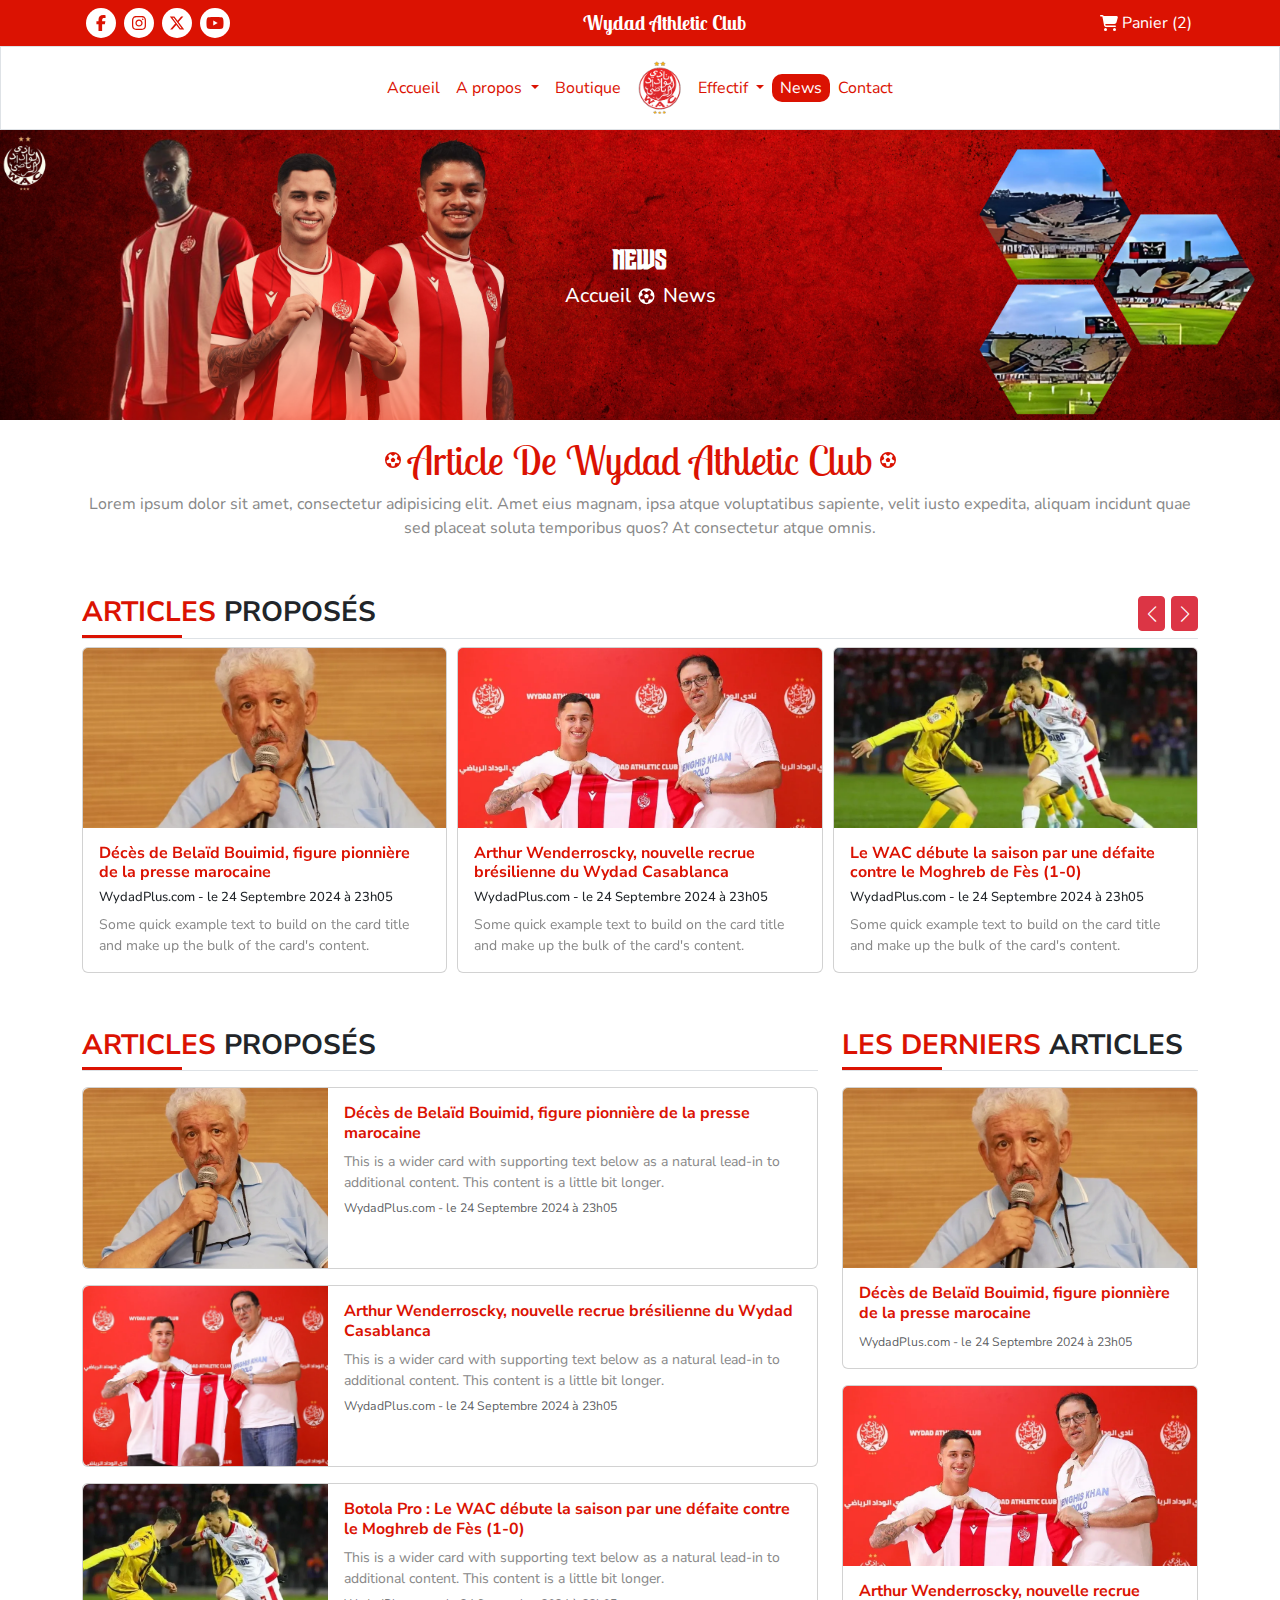
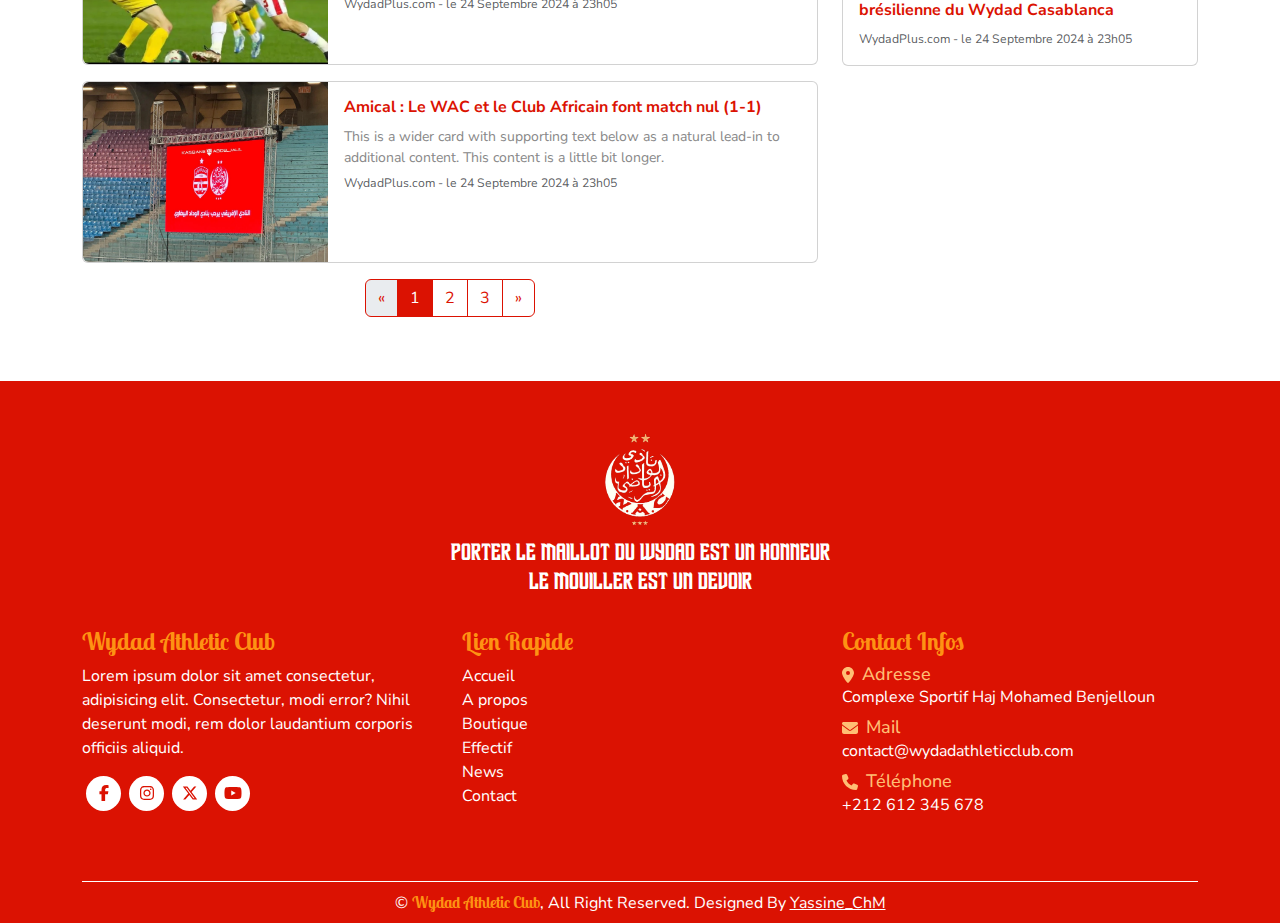
<file: news.html>
<!DOCTYPE html>
<html lang="en">
  <head>
    <meta charset="UTF-8" />
    <meta name="viewport" content="width=device-width, initial-scale=1.0" />

    <!-- website title -->
    <title>Wydad Athletic Club</title>

    <!-- website icon -->
    <link rel="icon" href="assets/images/logo/logo.svg" />

    <!-- link to files css -->
    <link rel="stylesheet" href="assets/css/bootstrap.min.css" />
    <link rel="stylesheet" href="assets/css/bootstrap.min.css.map" />
    <link rel="stylesheet" href="assets/css/style.css" />
    <link rel="stylesheet" href="assets/css/all.min.css" />
    <link rel="stylesheet" href="assets/css/swiper-bundle.min.css" />
  </head>
  <body>
    <div
      class="position-fixed top-0 w-100 h-100 d-flex align-items-center justify-content-center bg-white"
      id="loader-container"
    >
      <span class="loader"></span>
    </div>

    <div class="bg-overlay" onclick="close_cart()"></div>

    <!-- start navbar -->
    <nav>
      <div class="top-nav bg-red text-white py-2">
        <div
          class="container d-flex flex-wrap justify-content-between align-items-center"
        >
          <ul class="social-link d-flex ps-0 mb-0">
            <a href="https://www.facebook.com/WACofficiel/" target="_blank"
              ><li class="mx-1"><i class="fa-brands fa-facebook-f"></i></li
            ></a>
            <a href="https://www.instagram.com/wacofficiel/" target="_blank"
              ><li class="mx-1"><i class="fa-brands fa-instagram"></i></li
            ></a>
            <a href="https://x.com/WACofficiel" target="_blank"
              ><li class="mx-1"><i class="fa-brands fa-x-twitter"></i></li
            ></a>
            <a href="https://www.youtube.com/@WACofficiel" target="_blank"
              ><li class="mx-1"><i class="fa-brands fa-youtube"></i></li
            ></a>
          </ul>
          <a href="index.html">
            <h1
              class="mb-0 d-none d-sm-block fs-5 fw-bold second-font-family text-white text-capitalize"
            >
              wydad athletic club
            </h1></a
          >
          <button
            onclick="open_cart()"
            type="button"
            class="bg-transparent text-white text-capitalize border-0 d-flex align-items-center"
          >
            <i class="fa-solid fa-cart-shopping"></i>
            <span class="ms-1">panier (2)</span>
          </button>
        </div>
      </div>

      <div
        class="main-navbar navbar navbar-expand-lg bg-white border border-bottom-1"
      >
        <div class="container">
          <a class="navbar-brand d-block d-lg-none border-0" href="index.html">
            <img src="assets/images/logo/logo.svg" alt="logo" />
          </a>
          <button
            class="icon-menu d-block d-lg-none bg-transparent border border-0"
            type="button"
            data-bs-toggle="collapse"
            data-bs-target="#navbarSupportedContent"
            aria-controls="navbarSupportedContent"
            aria-expanded="false"
            aria-label="Toggle navigation"
          >
            <i class="fa-solid fa-bars"></i>
          </button>
          <div class="collapse navbar-collapse" id="navbarSupportedContent">
            <ul class="navbar-nav mx-auto">
              <li class="nav-item my-auto">
                <a
                  class="nav-link text-red"
                  aria-current="page"
                  href="index.html"
                  >Accueil</a
                >
              </li>
              <li class="nav-item dropdown my-auto">
                <a
                  class="nav-link text-red dropdown-toggle"
                  href="#"
                  role="button"
                  data-bs-toggle="dropdown"
                  aria-expanded="false"
                >
                  A propos
                </a>
                <ul class="dropdown-menu">
                  <li>
                    <a class="dropdown-item text-red" href="history.html"
                      >Histoire</a
                    >
                  </li>
                  <li>
                    <a class="dropdown-item text-red" href="palmares.html"
                      >Palmares</a
                    >
                  </li>
                </ul>
              </li>
              <li class="nav-item my-auto">
                <a class="nav-link text-red" href="shop.html">Boutique</a>
              </li>
              <a class="navbar-brand d-none d-lg-block mx-2" href="index.html">
                <img src="assets/images/logo/logo.svg" alt="logo" />
              </a>
              <li class="nav-item dropdown my-auto">
                <a
                  class="nav-link text-red dropdown-toggle"
                  href="#"
                  role="button"
                  data-bs-toggle="dropdown"
                  aria-expanded="false"
                >
                  Effectif
                </a>
                <ul class="dropdown-menu">
                  <li>
                    <a class="dropdown-item text-red" href="effectif.html"
                      >Tout</a
                    >
                  </li>
                  <li>
                    <a class="dropdown-item text-red" href="president.html"
                      >Président</a
                    >
                  </li>
                  <li>
                    <a class="dropdown-item text-red" href="coach.html"
                      >Entraîneur</a
                    >
                  </li>
                  <li>
                    <a class="dropdown-item text-red" href="players.html"
                      >Joueurs</a
                    >
                  </li>
                </ul>
              </li>
              <li class="nav-item my-auto">
                <a class="nav-link active" href="news.html">News</a>
              </li>
              <li class="nav-item my-auto">
                <a class="nav-link text-red" href="contact.html">Contact</a>
              </li>
            </ul>
          </div>
        </div>
      </div>
    </nav>
    <!-- end navbar -->

    <!-- start cart -->
    <div
      class="cart bg-white d-flex flex-column justify-content-between"
      id="cart"
    >
      <div
        class="top-cart d-flex justify-content-between align-items-center border-bottom"
      >
        <div class="close-cart bg-white p-2 border-end" onclick="close_cart()">
          <i class="fa-solid fa-xmark"></i>
        </div>
        <h4 class="my-auto fs-6 fw-bold text-uppercase">panier</h4>
        <div class="count-item">
          <span class="bg-white fw-bold p-2 border-start">2</span>
        </div>
      </div>

      <div class="items-in-cart px-2 py-3 h-100 overflow-y-auto">
        <div
          class="single-item-in-cart d-flex align-items-start border-bottom py-1"
        >
          <a
            href="single-product.html"
            class="product-img w-25 me-2 position-relative"
          >
            <img
              src="assets/images/products/product-1.webp"
              alt="product-img"
              class="main-img w-100"
            />
            <img
              class="img-hover"
              src="assets/images/product-details/product-details-1-1.webp"
              alt=""
              class="w-100"
            />
          </a>
          <div class="product-details me-2">
            <a href="single-product.html"
              ><h6>Maillot de match extérieur Wydad Casablanca 2023/24</h6></a
            >
            <ul class="mb-0 ps-0">
              <li>QTY: 1</li>
              <li>750.00 Dhs</li>
            </ul>
          </div>
          <div class="delete-item">
            <i class="fa-solid fa-trash-can"></i>
          </div>
        </div>

        <div
          class="single-item-in-cart d-flex align-items-start border-bottom py-1"
        >
          <a
            href="single-product.html"
            class="product-img w-25 me-2 position-relative"
          >
            <img
              src="assets/images/products/product-2.webp"
              alt="product-img"
              class="main-img w-100"
            />
            <img
              class="img-hover"
              src="assets/images/product-details/product-details-2-1.webp"
              alt=""
              class="w-100"
            />
          </a>
          <div class="product-details me-2">
            <a href="single-product.html"
              ><h6>Troisième maillot de match Wydad Casablanca 2023/24</h6></a
            >
            <ul class="mb-0 ps-0">
              <li>QTY: 1</li>
              <li>750.00 Dhs</li>
            </ul>
          </div>
          <div class="delete-item">
            <i class="fa-solid fa-trash-can"></i>
          </div>
        </div>
      </div>

      <div class="bottom-cart">
        <div
          class="total-price bg-white px-2 py-3 border-top d-flex justify-content-between"
        >
          <h6 class="my-auto fw-bold text-capitalize">total :</h6>
          <h6 class="my-auto fw-bold text-red">1500.00 Dhs</h6>
        </div>
        <div
          class="btn-cart px-2 py-2 py-sm-3 bg-red d-flex justify-content-center"
        >
          <a href="checkout.html" class="mx-auto fs-6 fw-bold text-white text-uppercase"
            >checkout</a
          >
        </div>
      </div>
    </div>
    <!-- end cart -->

    <!-- start top-page -->
    <section class="top-page position-relative overflow-hidden">
      <img
        src="assets/images/banners/top-page.webp"
        alt=""
        class="mx-0 position-absolute top-0 w-100 h-100"
      />
      <div
        class="position-absolute top-50 start-50 translate-middle text-white text-center"
      >
        <h2 class="fs-3 fw-bold text-capitalize third-font-family">news</h2>
        <div class="d-flex align-items-center justify-content-center">
          <a href="news.html" class="text-white"
            ><h5 class="mb-0 text-capitalize">accueil</h5></a
          >
          <i class="fa-regular fa-futbol mx-2"></i>
          <h5 class="mb-0 text-capitalize">news</h5>
        </div>
      </div>
    </section>
    <!-- end top-page -->

    <div class="my-3">
      <div class="container">
        <div class="text-center">
          <div
            class="my-2 text-red fw-bold d-flex justify-content-center align-items-center"
          >
            <i class="fa-regular fa-futbol"></i>
            <h1 class="text-capitalize mx-2 my-auto second-font-family">
              Article de Wydad Athletic Club
            </h1>
            <i class="fa-regular fa-futbol"></i>
          </div>
          <p>
            Lorem ipsum dolor sit amet, consectetur adipisicing elit. Amet eius
            magnam, ipsa atque voluptatibus sapiente, velit iusto expedita,
            aliquam incidunt quae sed placeat soluta temporibus quos? At
            consectetur atque omnis.
          </p>
        </div>
      </div>
    </div>

    <section class="my-5">
      <div class="container">
        <div class="blogs-swp mySwiper position-relative overflow-hidden">
          <h1
            class="title-product-sec py-2 fs-3 fw-bolder text-uppercase border-bottom position-relative"
          >
            <span class="text-red">Articles</span> proposés
          </h1>
          <div class="swiper-wrapper blogs">
            <div class="swiper-slide card single-blog">
              <a href="single-blog.html">
                <img
                  src="assets/images/news/Deces-de-Belaid-Bouimid-figure-pionniere-de-la-presse-marocaine-1727211950354.webp"
                  class="card-img-top blog-propose-img"
                  alt="..."
                />
              </a>
              <div class="card-body">
                <a href="single-blog.html">
                  <h5 class="card-title text-red fs-6 fw-bold">
                    Décès de Belaïd Bouimid, figure pionnière de la presse
                    marocaine
                  </h5>
                </a>
                <h6>WydadPlus.com - le 24 Septembre 2024 à 23h05</h6>
                <p class="card-text">
                  Some quick example text to build on the card title and make up
                  the bulk of the card's content.
                </p>
              </div>
            </div>

            <div class="swiper-slide card single-blog">
              <a href="single-blog.html">
                <img
                  src="assets/images/news/Arthur-Wenderroscky-nouvelle-recrue-bresilienne-du-Wydad-Casablanca-1727175786777.webp"
                  class="card-img-top blog-propose-img"
                  alt="..."
                />
              </a>
              <div class="card-body">
                <a href="single-blog.html">
                  <h5 class="card-title text-red fs-6 fw-bold">
                    Arthur Wenderroscky, nouvelle recrue brésilienne du Wydad
                    Casablanca
                  </h5>
                </a>
                <h6>WydadPlus.com - le 24 Septembre 2024 à 23h05</h6>
                <p class="card-text">
                  Some quick example text to build on the card title and make up
                  the bulk of the card's content.
                </p>
              </div>
            </div>

            <div class="swiper-slide card single-blog">
              <a href="single-blog.html">
                <img
                  src="assets/images/news/undefined-1725061593883.webp"
                  class="card-img-top blog-propose-img"
                  alt="..."
                />
              </a>
              <div class="card-body">
                <a href="single-blog.html">
                  <h5 class="card-title text-red fs-6 fw-bold">
                    Le WAC débute la saison par une défaite contre le Moghreb de
                    Fès (1-0)
                  </h5>
                </a>
                <h6>WydadPlus.com - le 24 Septembre 2024 à 23h05</h6>
                <p class="card-text">
                  Some quick example text to build on the card title and make up
                  the bulk of the card's content.
                </p>
              </div>
            </div>

            <div class="swiper-slide card single-blog">
              <a href="single-blog.html">
                <img
                  src="assets/images/news/Amical-Le-WAC-et-le-Club-Africain-font-match-nul-1-1-1723419706630.webp"
                  class="card-img-top blog-propose-img"
                  alt="..."
                />
              </a>
              <div class="card-body">
                <a href="single-blog.html">
                  <h5 class="card-title text-red fs-6 fw-bold">
                    Amical : Le WAC et le Club Africain font match nul (1-1)
                  </h5>
                </a>
                <h6>WydadPlus.com - le 24 Septembre 2024 à 23h05</h6>
                <p class="card-text">
                  Some quick example text to build on the card title and make up
                  the bulk of the card's content.
                </p>
              </div>
            </div>

            <div class="swiper-slide card single-blog">
              <a href="single-blog.html">
                <img
                  src="assets/images/news/Un-mercto-rationnel-pour-le-Wydad-Athletic-Club.jpeg"
                  class="card-img-top blog-propose-img"
                  alt="..."
                />
              </a>
              <div class="card-body">
                <a href="single-blog.html">
                  <h5 class="card-title text-red fs-6 fw-bold">
                    Un mercto rationnel pour le Wydad Athletic Club
                  </h5>
                </a>
                <h6>WydadPlus.com - le 24 Septembre 2024 à 23h05</h6>
                <p class="card-text">
                  Some quick example text to build on the card title and make up
                  the bulk of the card's content.
                </p>
              </div>
            </div>
          </div>

          <div class="swiper-button-prev btn btn-danger btn-sm"></div>
          <div class="swiper-button-next btn btn-danger btn-sm"></div>
        </div>
      </div>
    </section>

    <section class="my-5">
      <div class="container">
        <div class="row">
          <div class="col-lg-8">
            <h1
              class="title-product-sec py-2 mb-3 fs-3 fw-bolder text-uppercase border-bottom position-relative"
            >
              <span class="text-red">Articles</span> proposés
            </h1>
            <div class="blogs">
              <div class="card mb-3 single-blog w-100">
                <div class="row g-0">
                  <div class="col-md-4">
                    <a href="single-blog.html">
                      <img
                        src="assets/images/news/Deces-de-Belaid-Bouimid-figure-pionniere-de-la-presse-marocaine-1727211950354.webp"
                        class="img-fluid rounded-start blog-proposed-img w-100"
                        alt="..."
                      />
                    </a>
                  </div>
                  <div class="col-md-8">
                    <div class="card-body">
                      <a href="single-blog.html">
                        <h5 class="card-title text-red fs-6 fw-bold">
                          Décès de Belaïd Bouimid, figure pionnière de la presse
                          marocaine
                        </h5>
                      </a>
                      <p class="card-text mb-1">
                        This is a wider card with supporting text below as a
                        natural lead-in to additional content. This content is a
                        little bit longer.
                      </p>
                      <p class="card-text">
                        <small class="text-body-secondary"
                          >WydadPlus.com - le 24 Septembre 2024 à 23h05</small
                        >
                      </p>
                    </div>
                  </div>
                </div>
              </div>

              <div class="card mb-3 single-blog w-100">
                <div class="row g-0">
                  <div class="col-md-4">
                    <a href="single-blog.html">
                      <img
                        src="assets/images/news/Arthur-Wenderroscky-nouvelle-recrue-bresilienne-du-Wydad-Casablanca-1727175786777.webp"
                        class="img-fluid rounded-start blog-proposed-img w-100"
                        alt="..."
                      />
                    </a>
                  </div>
                  <div class="col-md-8">
                    <div class="card-body">
                      <a href="single-blog.html">
                        <h5 class="card-title text-red fs-6 fw-bold">
                          Arthur Wenderroscky, nouvelle recrue brésilienne du
                          Wydad Casablanca
                        </h5>
                      </a>
                      <p class="card-text mb-1">
                        This is a wider card with supporting text below as a
                        natural lead-in to additional content. This content is a
                        little bit longer.
                      </p>
                      <p class="card-text">
                        <small class="text-body-secondary"
                          >WydadPlus.com - le 24 Septembre 2024 à 23h05</small
                        >
                      </p>
                    </div>
                  </div>
                </div>
              </div>

              <div class="card mb-3 single-blog w-100">
                <div class="row g-0">
                  <div class="col-md-4">
                    <a href="single-blog.html">
                      <img
                        src="assets/images/news/undefined-1725061593883.webp"
                        class="img-fluid rounded-start blog-proposed-img w-100"
                        alt="..."
                      />
                    </a>
                  </div>
                  <div class="col-md-8">
                    <div class="card-body">
                      <a href="single-blog.html">
                        <h5 class="card-title text-red fs-6 fw-bold">
                          Botola Pro : Le WAC débute la saison par une défaite
                          contre le Moghreb de Fès (1-0)
                        </h5>
                      </a>
                      <p class="card-text mb-1">
                        This is a wider card with supporting text below as a
                        natural lead-in to additional content. This content is a
                        little bit longer.
                      </p>
                      <p class="card-text">
                        <small class="text-body-secondary"
                          >WydadPlus.com - le 24 Septembre 2024 à 23h05</small
                        >
                      </p>
                    </div>
                  </div>
                </div>
              </div>

              <div class="card mb-3 single-blog w-100">
                <div class="row g-0">
                  <div class="col-md-4">
                    <a href="single-blog.html">
                      <img
                        src="assets/images/news/Amical-Le-WAC-et-le-Club-Africain-font-match-nul-1-1-1723419706630.webp"
                        class="img-fluid rounded-start blog-proposed-img w-100"
                        alt="..."
                      />
                    </a>
                  </div>
                  <div class="col-md-8">
                    <div class="card-body">
                      <a href="single-blog.html">
                        <h5 class="card-title text-red fs-6 fw-bold">
                          Amical : Le WAC et le Club Africain font match nul
                          (1-1)
                        </h5>
                      </a>
                      <p class="card-text mb-1">
                        This is a wider card with supporting text below as a
                        natural lead-in to additional content. This content is a
                        little bit longer.
                      </p>
                      <p class="card-text">
                        <small class="text-body-secondary"
                          >WydadPlus.com - le 24 Septembre 2024 à 23h05</small
                        >
                      </p>
                    </div>
                  </div>
                </div>
              </div>

              <nav aria-label="blog-proposed-pagination">
                <ul class="pagination justify-content-center">
                  <li class="page-item disabled">
                    <a
                      class="page-link text-red"
                      href="#"
                      aria-label="Précédent"
                    >
                      <span aria-hidden="true">&laquo;</span>
                    </a>
                  </li>
                  <li class="page-item active">
                    <a class="page-link" href="#">1</a>
                  </li>
                  <li class="page-item">
                    <a class="page-link text-red" href="#">2</a>
                  </li>
                  <li class="page-item">
                    <a class="page-link text-red" href="#">3</a>
                  </li>
                  <li class="page-item">
                    <a class="page-link text-red" href="#" aria-label="Next">
                      <span aria-hidden="true">&raquo;</span>
                    </a>
                  </li>
                </ul>
              </nav>
            </div>
          </div>
          <div class="col-lg-4 mt-4 mt-lg-0">
            <h1
              class="title-product-sec py-2 mb-3 fs-3 fw-bolder text-uppercase border-bottom position-relative"
            >
              <span class="text-red">les Derniers</span> articles
            </h1>
            <div class="blogs">
              <div class="card mb-3 single-blog w-100">
                <a href="single-blog.html">
                  <img
                    src="assets/images/news/Deces-de-Belaid-Bouimid-figure-pionniere-de-la-presse-marocaine-1727211950354.webp"
                    class="card-img-top blog-popular-img"
                    alt="..."
                  />
                </a>
                <div class="card-body">
                  <a href="#">
                    <h5 class="card-title text-red fs-6 fw-bold">
                      Décès de Belaïd Bouimid, figure pionnière de la presse
                      marocaine
                    </h5>
                  </a>
                  <p class="card-text">
                    <small class="text-body-secondary"
                      >WydadPlus.com - le 24 Septembre 2024 à 23h05</small
                    >
                  </p>
                </div>
              </div>
              <div class="card mb-3 single-blog w-100">
                <a href="single-blog.html">
                  <img
                    src="assets/images/news/Arthur-Wenderroscky-nouvelle-recrue-bresilienne-du-Wydad-Casablanca-1727175786777.webp"
                    class="card-img-top blog-popular-img"
                    alt="..."
                  />
                </a>
                <div class="card-body">
                  <a href="single-blog.html">
                    <h5 class="card-title text-red fs-6 fw-bold">
                      Arthur Wenderroscky, nouvelle recrue brésilienne du Wydad
                      Casablanca
                    </h5>
                  </a>
                  <p class="card-text">
                    <small class="text-body-secondary"
                      >WydadPlus.com - le 24 Septembre 2024 à 23h05</small
                    >
                  </p>
                </div>
              </div>
            </div>
          </div>
        </div>
      </div>
    </section>

    <footer class="bg-red">
      <div class="container">
        <div class="py-5">
          <div class="mb-4 d-flex flex-column align-items-center">
            <a href="index.html"
              ><img src="assets/images/logo/white-logo.svg" alt=""
            /></a>
            <h1 class="mt-2 fs-4 text-white text-center third-font-family">
              Porter le maillot du Wydad est un honneur <br />
              Le mouiller est un devoir
            </h1>
          </div>
          <div class="main-footer mt-2 row">
            <div class="col-12 col-sm-6 col-lg-4">
              <h3
                class="fs-4 fw-bold text-yellow text-capitalize second-font-family"
              >
                wydad athletic club
              </h3>
              <p class="fs-6 text-white">
                Lorem ipsum dolor sit amet consectetur, adipisicing elit.
                Consectetur, modi error? Nihil deserunt modi, rem dolor
                laudantium corporis officiis aliquid.
              </p>
              <ul class="social-link d-flex ps-0">
                <a href="https://www.facebook.com/WACofficiel/" target="_blank"
                  ><li class="mx-1"><i class="fa-brands fa-facebook-f"></i></li
                ></a>
                <a href="https://www.instagram.com/wacofficiel/" target="_blank"
                  ><li class="mx-1"><i class="fa-brands fa-instagram"></i></li
                ></a>
                <a href="https://x.com/WACofficiel" target="_blank"
                  ><li class="mx-1"><i class="fa-brands fa-x-twitter"></i></li
                ></a>
                <a href="https://www.youtube.com/@WACofficiel" target="_blank"
                  ><li class="mx-1"><i class="fa-brands fa-youtube"></i></li
                ></a>
              </ul>
            </div>
            <div class="col-12 col-sm-6 col-lg-4">
              <h3
                class="fs-4 fw-bold text-yellow text-capitalize second-font-family"
              >
                lien rapide
              </h3>
              <ul class="ps-0 quick-link">
                <a href="index.html"><li class="text-white">Accueil</li></a>
                <a href="history.html"><li class="text-white">A propos</li></a>
                <a href="shop.html"><li class="text-white">Boutique</li></a>
                <a href="effectif.html"><li class="text-white">Effectif</li></a>
                <a href="news.html"><li class="text-white">News</li></a>
                <a href="contact.html"><li class="text-white">Contact</li></a>
              </ul>
            </div>
            <div class="col-12 col-sm-6 col-lg-4">
              <h3
                class="fs-4 fw-bold text-yellow text-capitalize second-font-family"
              >
                Contact infos
              </h3>
              <ul class="contact-info ps-0">
                <li class="mb-2">
                  <div class="contact-info-title d-flex align-items-center">
                    <i class="fa-solid fa-location-dot"></i>
                    <h5 class="ms-2 mb-0">Adresse</h5>
                  </div>
                  <p class="text-white mb-0">
                    Complexe Sportif Haj Mohamed Benjelloun
                  </p>
                </li>
                <li class="mb-2">
                  <div class="contact-info-title d-flex align-items-center">
                    <i class="fa-solid fa-envelope"></i>
                    <h5 class="ms-2 mb-0">Mail</h5>
                  </div>
                  <a
                    href="mailto:contact@wydadathleticclub.com"
                    class="text-white"
                    >contact@wydadathleticclub.com</a
                  >
                </li>
                <li class="mb-2">
                  <div class="contact-info-title d-flex align-items-center">
                    <i class="fa-solid fa-phone"></i>
                    <h5 class="ms-2 mb-0">Téléphone</h5>
                  </div>
                  <a href="tel:0612345678" class="text-white"
                    >+212 612 345 678</a
                  >
                </li>
              </ul>
            </div>
          </div>
        </div>

        <div class="footer-bottom py-2 border-top text-center">
          <p class="mb-0 text-white">
            &copy;
            <span class="fw-bold text-capitalize text-yellow second-font-family"
              >wydad athletic club</span
            >, All Right Reserved. Designed By
            <a
              href="https://yassine-chmarekh.vercel.app/"
              target="_blank"
              class="text-white text-decoration-underline"
              >Yassine_ChM</a
            >
          </p>
        </div>
      </div>
    </footer>

    <!-- link to files js -->
    <script src="assets/js/bootstrap.bundle.min.js"></script>
    <script src="assets/js/bootstrap.bundle.min.js.map"></script>
    <script src="assets/js/script.js"></script>
    <script src="assets/js/all.min.js"></script>
    <script src="assets/js/swiper-bundle.min.js"></script>
    <script src="assets/js/swiper.js"></script>
  </body>
</html>
</file>
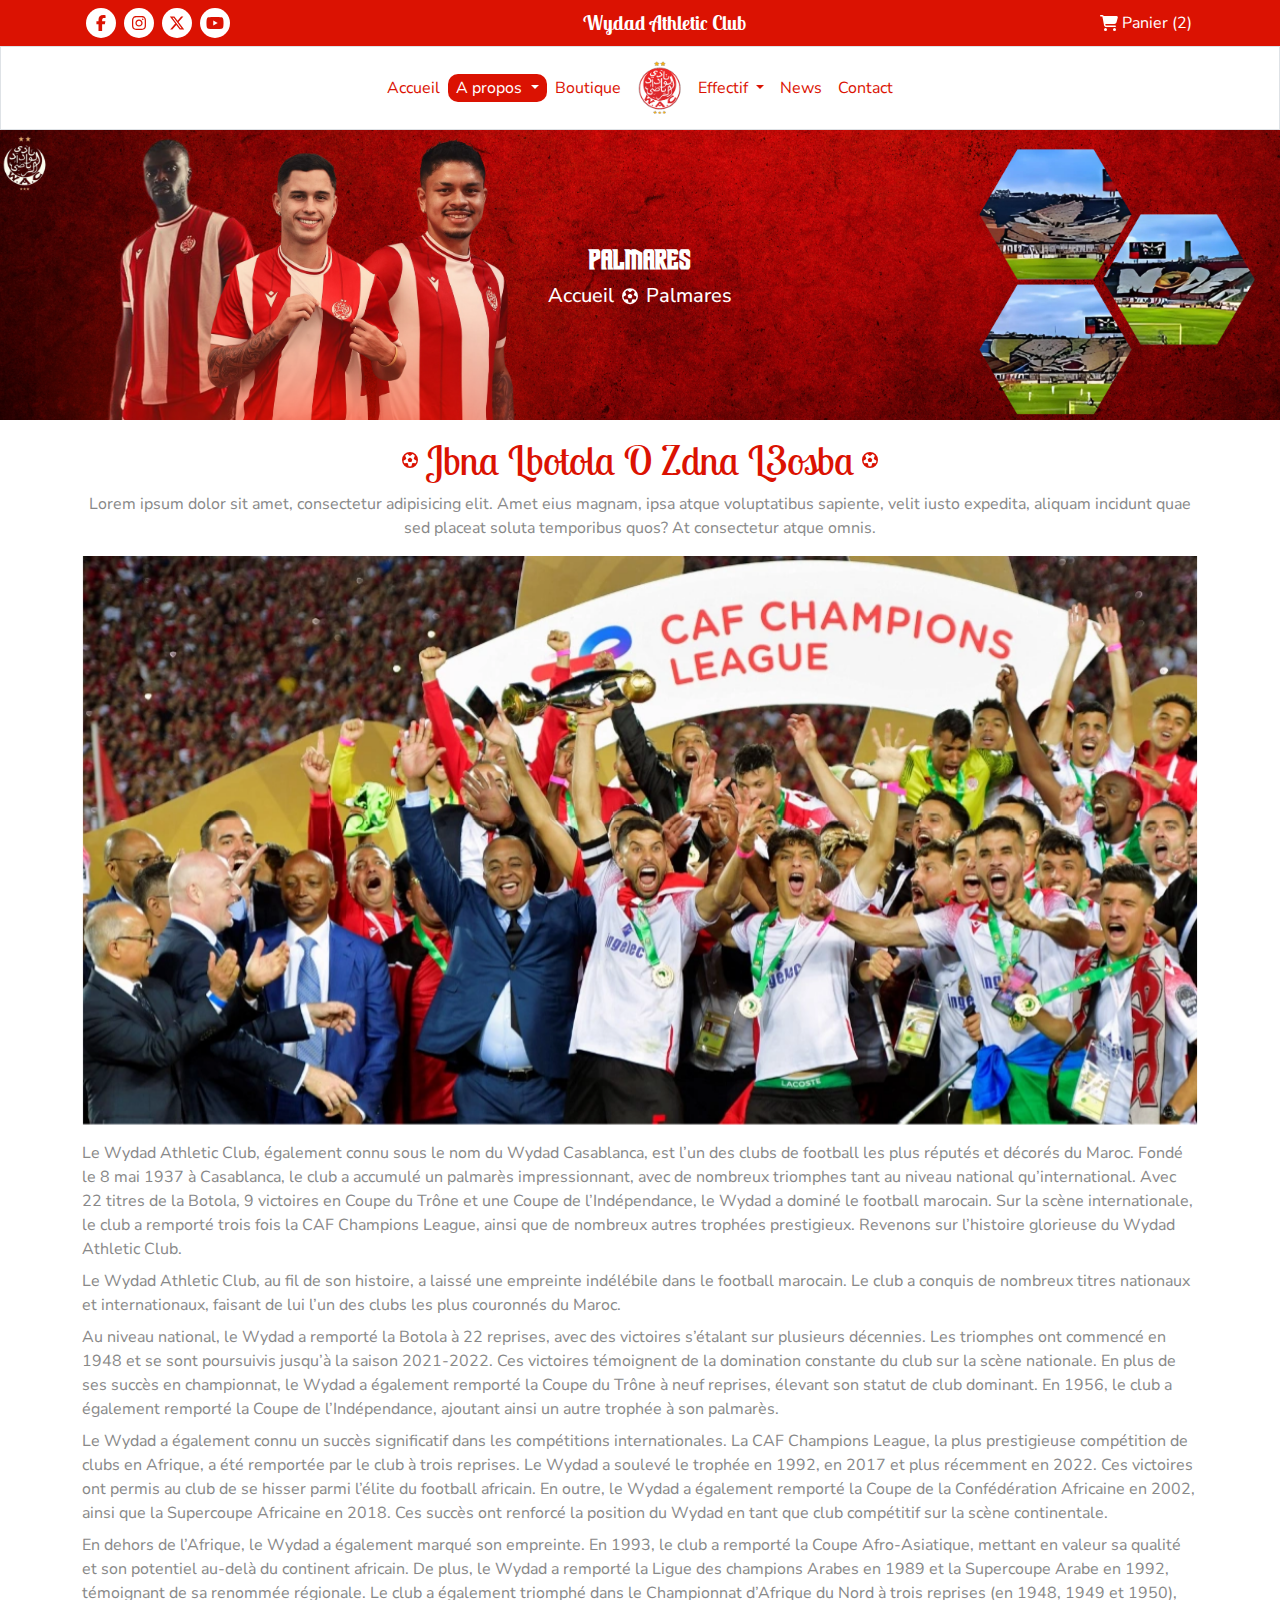
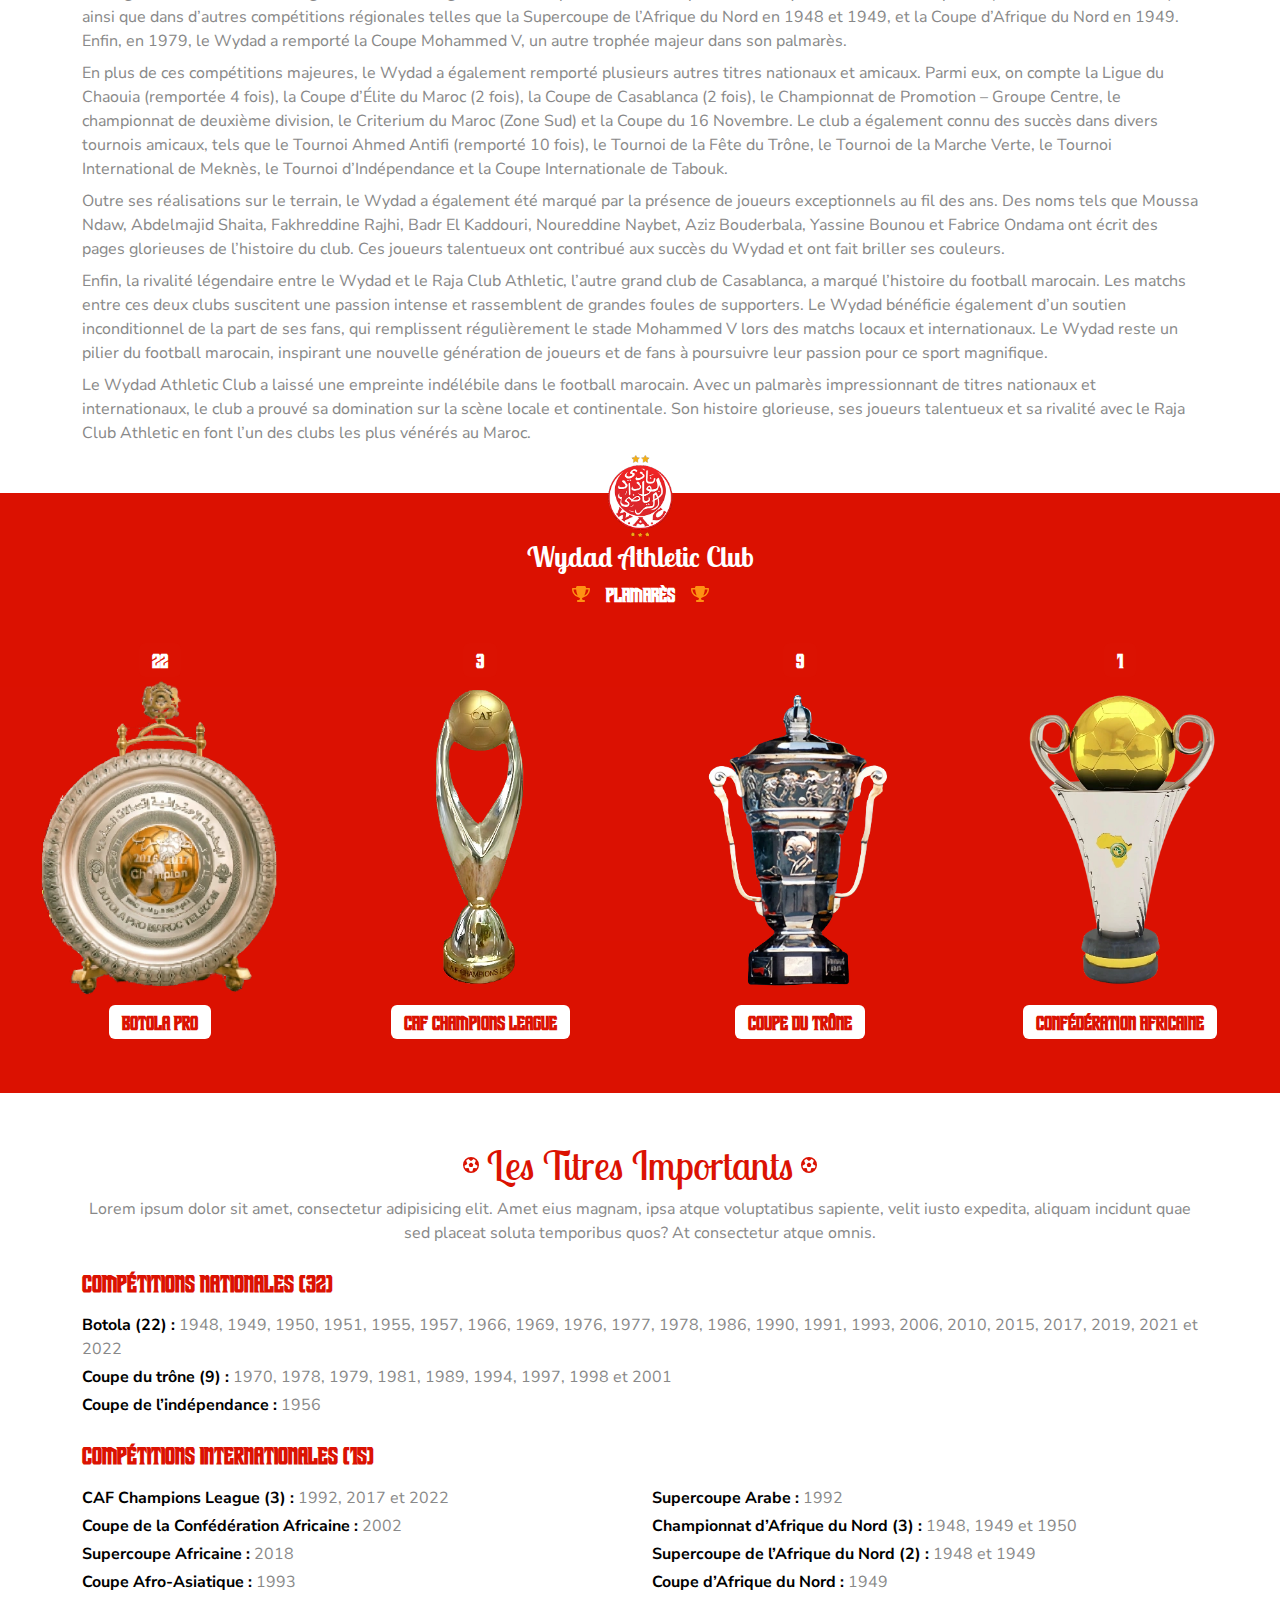
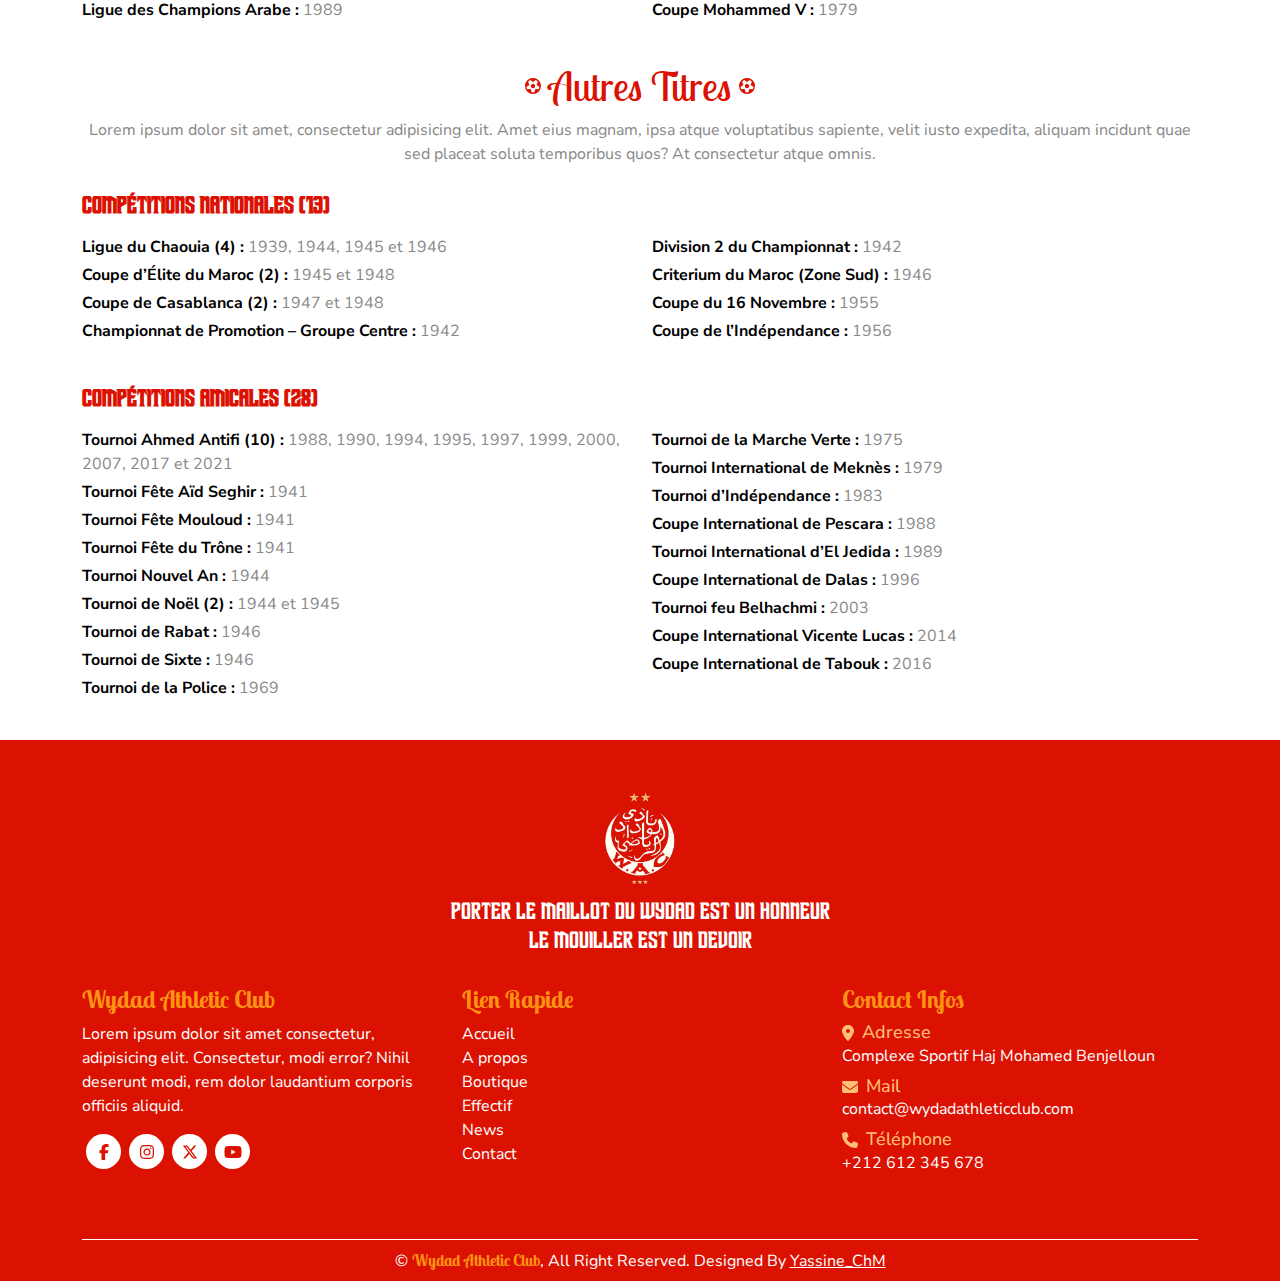
<file: palmares.html>
<!DOCTYPE html>
<html lang="en">
  <head>
    <meta charset="UTF-8" />
    <meta name="viewport" content="width=device-width, initial-scale=1.0" />

    <!-- website title -->
    <title>Wydad Athletic Club</title>

    <!-- website icon -->
    <link rel="icon" href="assets/images/logo/logo.svg" />

    <!-- link to files css -->
    <link rel="stylesheet" href="assets/css/bootstrap.min.css" />
    <link rel="stylesheet" href="assets/css/bootstrap.min.css.map" />
    <link rel="stylesheet" href="assets/css/style.css" />
    <link rel="stylesheet" href="assets/css/all.min.css" />
    <link rel="stylesheet" href="assets/css/swiper-bundle.min.css" />
  </head>
  <body>
    <div
      class="position-fixed top-0 w-100 h-100 d-flex align-items-center justify-content-center bg-white"
      id="loader-container"
    >
      <span class="loader"></span>
    </div>

    <div class="bg-overlay" onclick="close_cart()"></div>

    <!-- start navbar -->
    <nav>
      <div class="top-nav bg-red text-white py-2">
        <div
          class="container d-flex flex-wrap justify-content-between align-items-center"
        >
          <ul class="social-link d-flex ps-0 mb-0">
            <a href="https://www.facebook.com/WACofficiel/" target="_blank"
              ><li class="mx-1"><i class="fa-brands fa-facebook-f"></i></li
            ></a>
            <a href="https://www.instagram.com/wacofficiel/" target="_blank"
              ><li class="mx-1"><i class="fa-brands fa-instagram"></i></li
            ></a>
            <a href="https://x.com/WACofficiel" target="_blank"
              ><li class="mx-1"><i class="fa-brands fa-x-twitter"></i></li
            ></a>
            <a href="https://www.youtube.com/@WACofficiel" target="_blank"
              ><li class="mx-1"><i class="fa-brands fa-youtube"></i></li
            ></a>
          </ul>
          <a href="index.html">
            <h1
              class="mb-0 d-none d-sm-block fs-5 fw-bold second-font-family text-white text-capitalize"
            >
              wydad athletic club
            </h1></a
          >
          <button
            onclick="open_cart()"
            type="button"
            class="bg-transparent text-white text-capitalize border-0 d-flex align-items-center"
          >
            <i class="fa-solid fa-cart-shopping"></i>
            <span class="ms-1">panier (2)</span>
          </button>
        </div>
      </div>

      <div
        class="main-navbar navbar navbar-expand-lg bg-white border border-bottom-1"
      >
        <div class="container">
          <a class="navbar-brand d-block d-lg-none border-0" href="index.html">
            <img src="assets/images/logo/logo.svg" alt="logo" />
          </a>
          <button
            class="icon-menu d-block d-lg-none bg-transparent border border-0"
            type="button"
            data-bs-toggle="collapse"
            data-bs-target="#navbarSupportedContent"
            aria-controls="navbarSupportedContent"
            aria-expanded="false"
            aria-label="Toggle navigation"
          >
            <i class="fa-solid fa-bars"></i>
          </button>
          <div class="collapse navbar-collapse" id="navbarSupportedContent">
            <ul class="navbar-nav mx-auto">
              <li class="nav-item my-auto">
                <a class="nav-link text-red" aria-current="page" href="index.html"
                  >Accueil</a
                >
              </li>
              <li class="nav-item dropdown my-auto">
                <a
                  class="nav-link active dropdown-toggle"
                  href="#"
                  role="button"
                  data-bs-toggle="dropdown"
                  aria-expanded="false"
                >
                  A propos
                </a>
                <ul class="dropdown-menu">
                  <li>
                    <a class="dropdown-item text-red" href="history.html">Histoire</a>
                  </li>
                  <li>
                    <a class="dropdown-item text-red" href="palmares.html">Palmares</a>
                  </li>
                </ul>
              </li>
              <li class="nav-item my-auto">
                <a class="nav-link text-red" href="shop.html">Boutique</a>
              </li>
              <a class="navbar-brand d-none d-lg-block mx-2" href="index.html">
                <img src="assets/images/logo/logo.svg" alt="logo" />
              </a>
              <li class="nav-item dropdown my-auto">
                <a
                  class="nav-link text-red dropdown-toggle"
                  href="#"
                  role="button"
                  data-bs-toggle="dropdown"
                  aria-expanded="false"
                >
                  Effectif
                </a>
                <ul class="dropdown-menu">
                  <li>
                    <a class="dropdown-item text-red" href="effectif.html">Tout</a>
                  </li>
                  <li>
                    <a class="dropdown-item text-red" href="president.html">Président</a>
                  </li>
                  <li>
                    <a class="dropdown-item text-red" href="coach.html">Entraîneur</a>
                  </li>
                  <li>
                    <a class="dropdown-item text-red" href="players.html">Joueurs</a>
                  </li>
                </ul>
              </li>
              <li class="nav-item my-auto">
                <a class="nav-link text-red" href="news.html">News</a>
              </li>
              <li class="nav-item my-auto">
                <a class="nav-link text-red" href="contact.html">Contact</a>
              </li>
            </ul>
          </div>
        </div>
      </div>
    </nav>
    <!-- end navbar -->

    <!-- start cart -->
    <div
      class="cart bg-white d-flex flex-column justify-content-between"
      id="cart"
    >
      <div
        class="top-cart d-flex justify-content-between align-items-center border-bottom"
      >
        <div class="close-cart bg-white p-2 border-end" onclick="close_cart()">
          <i class="fa-solid fa-xmark"></i>
        </div>
        <h4 class="my-auto fs-6 fw-bold text-uppercase">panier</h4>
        <div class="count-item">
          <span class="bg-white fw-bold p-2 border-start">2</span>
        </div>
      </div>

      <div class="items-in-cart px-2 py-3 h-100 overflow-y-auto">
        <div
          class="single-item-in-cart d-flex align-items-start border-bottom py-1"
        >
          <a
            href="single-product.html"
            class="product-img w-25 me-2 position-relative"
          >
            <img
              src="assets/images/products/product-1.webp"
              alt="product-img"
              class="main-img w-100"
            />
            <img
              class="img-hover"
              src="assets/images/product-details/product-details-1-1.webp"
              alt=""
              class="w-100"
            />
          </a>
          <div class="product-details me-2">
            <a href="single-product.html"
              ><h6>Maillot de match extérieur Wydad Casablanca 2023/24</h6></a
            >
            <ul class="mb-0 ps-0">
              <li>QTY: 1</li>
              <li>750.00 Dhs</li>
            </ul>
          </div>
          <div class="delete-item">
            <i class="fa-solid fa-trash-can"></i>
          </div>
        </div>

        <div
          class="single-item-in-cart d-flex align-items-start border-bottom py-1"
        >
          <a
            href="single-product.html"
            class="product-img w-25 me-2 position-relative"
          >
            <img
              src="assets/images/products/product-2.webp"
              alt="product-img"
              class="main-img w-100"
            />
            <img
              class="img-hover"
              src="assets/images/product-details/product-details-2-1.webp"
              alt=""
              class="w-100"
            />
          </a>
          <div class="product-details me-2">
            <a href="single-product.html"
              ><h6>Troisième maillot de match Wydad Casablanca 2023/24</h6></a
            >
            <ul class="mb-0 ps-0">
              <li>QTY: 1</li>
              <li>750.00 Dhs</li>
            </ul>
          </div>
          <div class="delete-item">
            <i class="fa-solid fa-trash-can"></i>
          </div>
        </div>
      </div>

      <div class="bottom-cart">
        <div
          class="total-price bg-white px-2 py-3 border-top d-flex justify-content-between"
        >
          <h6 class="my-auto fw-bold text-capitalize">total :</h6>
          <h6 class="my-auto fw-bold text-red">1500.00 Dhs</h6>
        </div>
        <div
          class="btn-cart px-2 py-2 py-sm-3 bg-red d-flex justify-content-center"
        >
          <a href="checkout.html" class="mx-auto fs-6 fw-bold text-white text-uppercase"
            >checkout</a
          >
        </div>
      </div>
    </div>
    <!-- end cart -->

    <!-- start top-page -->
    <section class="top-page position-relative overflow-hidden">
      <img
        src="assets/images/banners/top-page.webp"
        alt=""
        class="mx-0 position-absolute top-0 w-100 h-100"
      />
      <div
        class="position-absolute top-50 start-50 translate-middle text-white text-center"
      >
        <h2 class="fs-3 fw-bold text-capitalize third-font-family">Palmares</h2>
        <div class="d-flex align-items-center justify-content-center">
          <a href="index.html" class="text-white"
            ><h5 class="mb-0 text-capitalize">accueil</h5></a
          >
          <i class="fa-regular fa-futbol mx-2"></i>
          <h5 class="mb-0 text-capitalize">Palmares</h5>
        </div>
      </div>
    </section>
    <!-- end top-page -->

    <div class="my-3">
      <div class="container">
        <div class="text-center">
          <div
            class="my-2 text-red fw-bold d-flex justify-content-center align-items-center"
          >
            <i class="fa-regular fa-futbol"></i>
            <h1 class="text-capitalize mx-2 my-auto second-font-family">
              jbna lbotola o zdna l3osba
            </h1>
            <i class="fa-regular fa-futbol"></i>
          </div>
          <p>
            Lorem ipsum dolor sit amet, consectetur adipisicing elit. Amet eius
            magnam, ipsa atque voluptatibus sapiente, velit iusto expedita,
            aliquam incidunt quae sed placeat soluta temporibus quos? At
            consectetur atque omnis.
          </p>
        </div>
        <div class="mt-3">
          <div id="palmaresCarousel" class="carousel slide">
            <div class="carousel-inner">
              <div class="carousel-item active">
                <img
                  src="assets/images/palmares/carousel-1.webp"
                  class="d-block w-100"
                  alt="..."
                />
              </div>
              <div class="carousel-item">
                <img
                  src="assets/images/palmares/carousel-2.webp"
                  class="d-block w-100"
                  alt="..."
                />
              </div>
              <div class="carousel-item">
                <img
                  src="assets/images/palmares/carousel-3.webp"
                  class="d-block w-100"
                  alt="..."
                />
              </div>
            </div>
          </div>
          <div class="mt-3">
            <p class="mb-2">
              Le Wydad Athletic Club, également connu sous le nom du Wydad
              Casablanca, est l’un des clubs de football les plus réputés et
              décorés du Maroc. Fondé le 8 mai 1937 à Casablanca, le club a
              accumulé un palmarès impressionnant, avec de nombreux triomphes
              tant au niveau national qu’international. Avec 22 titres de la
              Botola, 9 victoires en Coupe du Trône et une Coupe de
              l’Indépendance, le Wydad a dominé le football marocain. Sur la
              scène internationale, le club a remporté trois fois la CAF
              Champions League, ainsi que de nombreux autres trophées
              prestigieux. Revenons sur l’histoire glorieuse du Wydad Athletic
              Club.
            </p>
            <p class="mb-2">
              Le Wydad Athletic Club, au fil de son histoire, a laissé une
              empreinte indélébile dans le football marocain. Le club a conquis
              de nombreux titres nationaux et internationaux, faisant de lui
              l’un des clubs les plus couronnés du Maroc.
            </p>
            <p class="mb-2">
              Au niveau national, le Wydad a remporté la Botola à 22 reprises,
              avec des victoires s’étalant sur plusieurs décennies. Les
              triomphes ont commencé en 1948 et se sont poursuivis jusqu’à la
              saison 2021-2022. Ces victoires témoignent de la domination
              constante du club sur la scène nationale. En plus de ses succès en
              championnat, le Wydad a également remporté la Coupe du Trône à
              neuf reprises, élevant son statut de club dominant. En 1956, le
              club a également remporté la Coupe de l’Indépendance, ajoutant
              ainsi un autre trophée à son palmarès.
            </p>
            <p class="mb-2">
              Le Wydad a également connu un succès significatif dans les
              compétitions internationales. La CAF Champions League, la plus
              prestigieuse compétition de clubs en Afrique, a été remportée par
              le club à trois reprises. Le Wydad a soulevé le trophée en 1992,
              en 2017 et plus récemment en 2022. Ces victoires ont permis au
              club de se hisser parmi l’élite du football africain. En outre, le
              Wydad a également remporté la Coupe de la Confédération Africaine
              en 2002, ainsi que la Supercoupe Africaine en 2018. Ces succès ont
              renforcé la position du Wydad en tant que club compétitif sur la
              scène continentale.
            </p>
            <p class="mb-2">
              En dehors de l’Afrique, le Wydad a également marqué son empreinte.
              En 1993, le club a remporté la Coupe Afro-Asiatique, mettant en
              valeur sa qualité et son potentiel au-delà du continent africain.
              De plus, le Wydad a remporté la Ligue des champions Arabes en 1989
              et la Supercoupe Arabe en 1992, témoignant de sa renommée
              régionale. Le club a également triomphé dans le Championnat
              d’Afrique du Nord à trois reprises (en 1948, 1949 et 1950), ainsi
              que dans d’autres compétitions régionales telles que la Supercoupe
              de l’Afrique du Nord en 1948 et 1949, et la Coupe d’Afrique du
              Nord en 1949. Enfin, en 1979, le Wydad a remporté la Coupe
              Mohammed V, un autre trophée majeur dans son palmarès.
            </p>
            <p class="mb-2">
              En plus de ces compétitions majeures, le Wydad a également
              remporté plusieurs autres titres nationaux et amicaux. Parmi eux,
              on compte la Ligue du Chaouia (remportée 4 fois), la Coupe d’Élite
              du Maroc (2 fois), la Coupe de Casablanca (2 fois), le Championnat
              de Promotion – Groupe Centre, le championnat de deuxième division,
              le Criterium du Maroc (Zone Sud) et la Coupe du 16 Novembre. Le
              club a également connu des succès dans divers tournois amicaux,
              tels que le Tournoi Ahmed Antifi (remporté 10 fois), le Tournoi de
              la Fête du Trône, le Tournoi de la Marche Verte, le Tournoi
              International de Meknès, le Tournoi d’Indépendance et la Coupe
              Internationale de Tabouk.
            </p>
            <p class="mb-2">
              Outre ses réalisations sur le terrain, le Wydad a également été
              marqué par la présence de joueurs exceptionnels au fil des ans.
              Des noms tels que Moussa Ndaw, Abdelmajid Shaita, Fakhreddine
              Rajhi, Badr El Kaddouri, Noureddine Naybet, Aziz Bouderbala,
              Yassine Bounou et Fabrice Ondama ont écrit des pages glorieuses de
              l’histoire du club. Ces joueurs talentueux ont contribué aux
              succès du Wydad et ont fait briller ses couleurs.
            </p>
            <p class="mb-2">
              Enfin, la rivalité légendaire entre le Wydad et le Raja Club
              Athletic, l’autre grand club de Casablanca, a marqué l’histoire du
              football marocain. Les matchs entre ces deux clubs suscitent une
              passion intense et rassemblent de grandes foules de supporters. Le
              Wydad bénéficie également d’un soutien inconditionnel de la part
              de ses fans, qui remplissent régulièrement le stade Mohammed V
              lors des matchs locaux et internationaux. Le Wydad reste un pilier
              du football marocain, inspirant une nouvelle génération de joueurs
              et de fans à poursuivre leur passion pour ce sport magnifique.
            </p>
            <p>
              Le Wydad Athletic Club a laissé une empreinte indélébile dans le
              football marocain. Avec un palmarès impressionnant de titres
              nationaux et internationaux, le club a prouvé sa domination sur la
              scène locale et continentale. Son histoire glorieuse, ses joueurs
              talentueux et sa rivalité avec le Raja Club Athletic en font l’un
              des clubs les plus vénérés au Maroc.
            </p>
          </div>
        </div>
      </div>
    </div>

    <section class="palmares-banner my-5">
      <div
        class="top-banner position-absolute z-2 d-flex flex-column align-items-center"
      >
        <img src="assets/images/logo/logo.svg" alt="" />
        <h1
          class="text-white text-capitalize text-center fs-3 fw-bold second-font-family"
        >
          wydad athletic club
        </h1>
        <div class="d-flex align-items-center text-white">
          <i class="fa-solid fa-trophy text-yellow"></i>
          <h4 class="mx-3 my-0 fs-5 fw-bold text-uppercase third-font-family">
            plamarès
          </h4>
          <i class="fa-solid fa-trophy text-yellow"></i>
        </div>
      </div>

      <div class="palmares-sec w-100 position-absolute z-2">
        <div class="palmares-swp mySwiper position-relative overflow-hidden">
          <div class="swiper-wrapper palmares">
            <div
              class="swiper-slide single-palmares text-center d-flex flex-column align-items-center"
            >
              <span class="badge bg-red fs-5 third-font-family">22</span>
              <img
                src="assets/images/palmares/botola-pro.webp"
                alt="botola pro img"
                class="w-100"
              />
              <div
                class="single-palmares-title my-2 badge bg-white text-red fs-5 third-font-family"
              >
                Botola pro
              </div>
            </div>
            <div
              class="swiper-slide single-palmares text-center d-flex flex-column align-items-center"
            >
              <span class="badge bg-red fs-5 third-font-family">3</span>
              <img
                src="assets/images/palmares/CAF-Champions-League.webp"
                alt="CAF Champions League img"
                class="w-100"
              />
              <div
                class="single-palmares-title my-2 badge bg-white text-red fs-5 third-font-family"
              >
                CAF Champions League
              </div>
            </div>
            <div
              class="swiper-slide single-palmares text-center d-flex flex-column align-items-center"
            >
              <span class="badge bg-red fs-5 third-font-family">9</span>
              <img
                src="assets/images/palmares/Coupe-du-trone.webp"
                alt="Coupe du trone img"
                class="w-100"
              />
              <div
                class="single-palmares-title my-2 badge bg-white text-red fs-5 third-font-family"
              >
                Coupe du trône
              </div>
            </div>
            <div
              class="swiper-slide single-palmares text-center d-flex flex-column align-items-center"
            >
              <span class="badge bg-red fs-5 third-font-family">1</span>
              <img
                src="assets/images/palmares/Coupe-de-la-Confederation-Africaine.webp"
                alt="Coupe de la Confederation Africaine img"
                class="w-100"
              />
              <div
                class="single-palmares-title my-2 badge bg-white text-red fs-5 third-font-family"
              >
                Confédération Africaine
              </div>
            </div>
            <div
              class="swiper-slide single-palmares text-center d-flex flex-column align-items-center"
            >
              <span class="badge bg-red fs-5 third-font-family">1</span>
              <img
                src="assets/images/palmares/Supercoupe-Africaine.webp"
                alt="Supercoupe Africaine img"
                class="w-100"
              />
              <div
                class="single-palmares-title my-2 badge bg-white text-red fs-5 third-font-family"
              >
                Supercoupe Africaine
              </div>
            </div>
            <div
              class="swiper-slide single-palmares text-center d-flex flex-column align-items-center"
            >
              <span class="badge bg-red fs-5 third-font-family">1</span>
              <img
                src="assets/images/palmares/Ligue-des-Champions-Arabe.webp"
                alt="Ligue des Champions Arabe img"
                class="w-100"
              />
              <div
                class="single-palmares-title my-2 badge bg-white text-red fs-5 third-font-family"
              >
                Champion d'Arabe
              </div>
            </div>
          </div>
        </div>
      </div>
    </section>

    <div class="my-3">
      <div class="container">
        <div class="text-center">
          <div
            class="my-2 text-red fw-bold d-flex justify-content-center align-items-center"
          >
            <i class="fa-regular fa-futbol"></i>
            <h1 class="text-capitalize mx-2 my-auto second-font-family">
              les titres importants
            </h1>
            <i class="fa-regular fa-futbol"></i>
          </div>
          <p>
            Lorem ipsum dolor sit amet, consectetur adipisicing elit. Amet eius
            magnam, ipsa atque voluptatibus sapiente, velit iusto expedita,
            aliquam incidunt quae sed placeat soluta temporibus quos? At
            consectetur atque omnis.
          </p>
        </div>
        <div class="mt-4">
          <div class="mb-4">
            <h3 class="mb-3 fs-4 fw-bold text-red third-font-family">
              Compétitions nationales (32)
            </h3>
            <div>
              <p class="mb-1">
                <span class="fw-bolder text-black">Botola (22) :</span> 1948,
                1949, 1950, 1951, 1955, 1957, 1966, 1969, 1976, 1977, 1978,
                1986, 1990, 1991, 1993, 2006, 2010, 2015, 2017, 2019, 2021 et
                2022
              </p>
              <p class="mb-1">
                <span class="fw-bolder text-black">Coupe du trône (9) :</span>
                1970, 1978, 1979, 1981, 1989, 1994, 1997, 1998 et 2001
              </p>
              <p>
                <span class="fw-bolder text-black"
                  >Coupe de l’indépendance :</span
                >
                1956
              </p>
            </div>
          </div>
          <div class="mb-4 row">
            <h3 class="mb-3 fs-4 fw-bold text-red third-font-family">
              Compétitions internationales (15)
            </h3>
            <div class="col-md-6">
              <p class="mb-1">
                <span class="fw-bolder text-black"
                  >CAF Champions League (3) :</span
                >
                1992, 2017 et 2022
              </p>
              <p class="mb-1">
                <span class="fw-bolder text-black"
                  >Coupe de la Confédération Africaine :</span
                >
                2002
              </p>
              <p class="mb-1">
                <span class="fw-bolder text-black">Supercoupe Africaine :</span>
                2018
              </p>
              <p class="mb-1">
                <span class="fw-bolder text-black">Coupe Afro-Asiatique :</span>
                1993
              </p>
              <p>
                <span class="fw-bolder text-black"
                  >Ligue des Champions Arabe :
                </span>
                1989
              </p>
            </div>
            <div class="col-md-6">
              <p class="mb-1">
                <span class="fw-bolder text-black">Supercoupe Arabe :</span>
                1992
              </p>
              <p class="mb-1">
                <span class="fw-bolder text-black"
                  >Championnat d’Afrique du Nord (3) :</span
                >
                1948, 1949 et 1950
              </p>
              <p class="mb-1">
                <span class="fw-bolder text-black"
                  >Supercoupe de l’Afrique du Nord (2) :</span
                >
                1948 et 1949
              </p>
              <p class="mb-1">
                <span class="fw-bolder text-black"
                  >Coupe d’Afrique du Nord :</span
                >
                1949
              </p>
              <p>
                <span class="fw-bolder text-black">Coupe Mohammed V : </span>
                1979
              </p>
            </div>
          </div>
        </div>
      </div>
    </div>

    <div class="my-3">
      <div class="container">
        <div class="text-center">
          <div
            class="my-2 text-red fw-bold d-flex justify-content-center align-items-center"
          >
            <i class="fa-regular fa-futbol"></i>
            <h1 class="text-capitalize mx-2 my-auto second-font-family">
              autres titres
            </h1>
            <i class="fa-regular fa-futbol"></i>
          </div>
          <p>
            Lorem ipsum dolor sit amet, consectetur adipisicing elit. Amet eius
            magnam, ipsa atque voluptatibus sapiente, velit iusto expedita,
            aliquam incidunt quae sed placeat soluta temporibus quos? At
            consectetur atque omnis.
          </p>
        </div>
        <div class="mt-4">
          <div class="mb-4 row">
            <h3 class="mb-3 fs-4 fw-bold text-red third-font-family">
              Compétitions nationales (13)
            </h3>
            <div class="col-md-6">
              <p class="mb-1">
                <span class="fw-bolder text-black">Ligue du Chaouia (4) :</span>
                1939, 1944, 1945 et 1946
              </p>
              <p class="mb-1">
                <span class="fw-bolder text-black"
                  >Coupe d’Élite du Maroc (2) :</span
                >
                1945 et 1948
              </p>
              <p class="mb-1">
                <span class="fw-bolder text-black"
                  >Coupe de Casablanca (2) :</span
                >
                1947 et 1948
              </p>
              <p>
                <span class="fw-bolder text-black"
                  >Championnat de Promotion – Groupe Centre :</span
                >
                1942
              </p>
            </div>
            <div class="col-md-6">
              <p class="mb-1">
                <span class="fw-bolder text-black"
                  >Division 2 du Championnat :</span
                >
                1942
              </p>
              <p class="mb-1">
                <span class="fw-bolder text-black"
                  >Criterium du Maroc (Zone Sud) :</span
                >
                1946
              </p>
              <p class="mb-1">
                <span class="fw-bolder text-black">Coupe du 16 Novembre :</span>
                1955
              </p>
              <p>
                <span class="fw-bolder text-black"
                  >Coupe de l’Indépendance :</span
                >
                1956
              </p>
            </div>
          </div>
          <div class="mb-4 row">
            <h3 class="mb-3 fs-4 fw-bold text-red third-font-family">
              Compétitions amicales (28)
            </h3>
            <div class="col-md-6">
              <p class="mb-1">
                <span class="fw-bolder text-black"
                  >Tournoi Ahmed Antifi (10) :</span
                >
                1988, 1990, 1994, 1995, 1997, 1999, 2000, 2007, 2017 et 2021
              </p>

              <p class="mb-1">
                <span class="fw-bolder text-black"
                  >Tournoi Fête Aïd Seghir :</span
                >
                1941
              </p>

              <p class="mb-1">
                <span class="fw-bolder text-black">Tournoi Fête Mouloud :</span>
                1941
              </p>

              <p class="mb-1">
                <span class="fw-bolder text-black"
                  >Tournoi Fête du Trône :</span
                >
                1941
              </p>

              <p class="mb-1">
                <span class="fw-bolder text-black">Tournoi Nouvel An :</span>
                1944
              </p>

              <p class="mb-1">
                <span class="fw-bolder text-black">Tournoi de Noël (2) :</span>
                1944 et 1945
              </p>

              <p class="mb-1">
                <span class="fw-bolder text-black">Tournoi de Rabat :</span>
                1946
              </p>

              <p class="mb-1">
                <span class="fw-bolder text-black">Tournoi de Sixte :</span>
                1946
              </p>

              <p>
                <span class="fw-bolder text-black">Tournoi de la Police :</span>
                1969
              </p>
            </div>
            <div class="col-md-6">
              <p class="mb-1">
                <span class="fw-bolder text-black"
                  >Tournoi de la Marche Verte :</span
                >
                1975
              </p>

              <p class="mb-1">
                <span class="fw-bolder text-black"
                  >Tournoi International de Meknès :</span
                >
                1979
              </p>

              <p class="mb-1">
                <span class="fw-bolder text-black"
                  >Tournoi d’Indépendance :</span
                >
                1983
              </p>

              <p class="mb-1">
                <span class="fw-bolder text-black"
                  >Coupe International de Pescara :</span
                >
                1988
              </p>

              <p class="mb-1">
                <span class="fw-bolder text-black"
                  >Tournoi International d’El Jedida :</span
                >
                1989
              </p>

              <p class="mb-1">
                <span class="fw-bolder text-black"
                  >Coupe International de Dalas :</span
                >
                1996
              </p>

              <p class="mb-1">
                <span class="fw-bolder text-black"
                  >Tournoi feu Belhachmi :</span
                >
                2003
              </p>

              <p class="mb-1">
                <span class="fw-bolder text-black"
                  >Coupe International Vicente Lucas :</span
                >
                2014
              </p>

              <p>
                <span class="fw-bolder text-black"
                  >Coupe International de Tabouk :</span
                >
                2016
              </p>
            </div>
          </div>
        </div>
      </div>
    </div>

    <footer class="bg-red">
      <div class="container">
        <div class="py-5">
          <div class="mb-4 d-flex flex-column align-items-center">
            <a href="index.html"
              ><img src="assets/images/logo/white-logo.svg" alt=""
            /></a>
            <h1 class="mt-2 fs-4 text-white text-center third-font-family">
              Porter le maillot du Wydad est un honneur <br />
              Le mouiller est un devoir
            </h1>
          </div>
          <div class="main-footer mt-2 row">
            <div class="col-12 col-sm-6 col-lg-4">
              <h3
                class="fs-4 fw-bold text-yellow text-capitalize second-font-family"
              >
                wydad athletic club
              </h3>
              <p class="fs-6 text-white">
                Lorem ipsum dolor sit amet consectetur, adipisicing elit.
                Consectetur, modi error? Nihil deserunt modi, rem dolor
                laudantium corporis officiis aliquid.
              </p>
              <ul class="social-link d-flex ps-0">
                <a href="https://www.facebook.com/WACofficiel/" target="_blank"
                  ><li class="mx-1"><i class="fa-brands fa-facebook-f"></i></li
                ></a>
                <a href="https://www.instagram.com/wacofficiel/" target="_blank"
                  ><li class="mx-1"><i class="fa-brands fa-instagram"></i></li
                ></a>
                <a href="https://x.com/WACofficiel" target="_blank"
                  ><li class="mx-1"><i class="fa-brands fa-x-twitter"></i></li
                ></a>
                <a href="https://www.youtube.com/@WACofficiel" target="_blank"
                  ><li class="mx-1"><i class="fa-brands fa-youtube"></i></li
                ></a>
              </ul>
            </div>
            <div class="col-12 col-sm-6 col-lg-4">
              <h3
                class="fs-4 fw-bold text-yellow text-capitalize second-font-family"
              >
                lien rapide
              </h3>
              <ul class="ps-0 quick-link">
                <a href="index.html"><li class="text-white">Accueil</li></a>
                <a href="history.html"><li class="text-white">A propos</li></a>
                <a href="shop.html"><li class="text-white">Boutique</li></a>
                <a href="effectif.html"><li class="text-white">Effectif</li></a>
                <a href="news.html"><li class="text-white">News</li></a>
                <a href="contact.html"><li class="text-white">Contact</li></a>
              </ul>
            </div>
            <div class="col-12 col-sm-6 col-lg-4">
              <h3
                class="fs-4 fw-bold text-yellow text-capitalize second-font-family"
              >
                Contact infos
              </h3>
              <ul class="contact-info ps-0">
                <li class="mb-2">
                  <div class="contact-info-title d-flex align-items-center">
                    <i class="fa-solid fa-location-dot"></i>
                    <h5 class="ms-2 mb-0">Adresse</h5>
                  </div>
                  <p class="text-white mb-0">
                    Complexe Sportif Haj Mohamed Benjelloun
                  </p>
                </li>
                <li class="mb-2">
                  <div class="contact-info-title d-flex align-items-center">
                    <i class="fa-solid fa-envelope"></i>
                    <h5 class="ms-2 mb-0">Mail</h5>
                  </div>
                  <a
                    href="mailto:contact@wydadathleticclub.com"
                    class="text-white"
                    >contact@wydadathleticclub.com</a
                  >
                </li>
                <li class="mb-2">
                  <div class="contact-info-title d-flex align-items-center">
                    <i class="fa-solid fa-phone"></i>
                    <h5 class="ms-2 mb-0">Téléphone</h5>
                  </div>
                  <a href="tel:0612345678" class="text-white"
                    >+212 612 345 678</a
                  >
                </li>
              </ul>
            </div>
          </div>
        </div>

        <div class="footer-bottom py-2 border-top text-center">
          <p class="mb-0 text-white">
            &copy;
            <span class="fw-bold text-capitalize text-yellow second-font-family"
              >wydad athletic club</span
            >, All Right Reserved. Designed By
            <a href="https://yassine-chmarekh.vercel.app/" target="_blank" class="text-white text-decoration-underline"
              >Yassine_ChM</a
            >
          </p>
        </div>
      </div>
    </footer>

    <!-- link to files js -->
    <script src="assets/js/bootstrap.bundle.min.js"></script>
    <script src="assets/js/bootstrap.bundle.min.js.map"></script>
    <script src="assets/js/script.js"></script>
    <script src="assets/js/all.min.js"></script>
    <script src="assets/js/swiper-bundle.min.js"></script>
    <script src="assets/js/swiper.js"></script>
  </body>
</html>
</file>
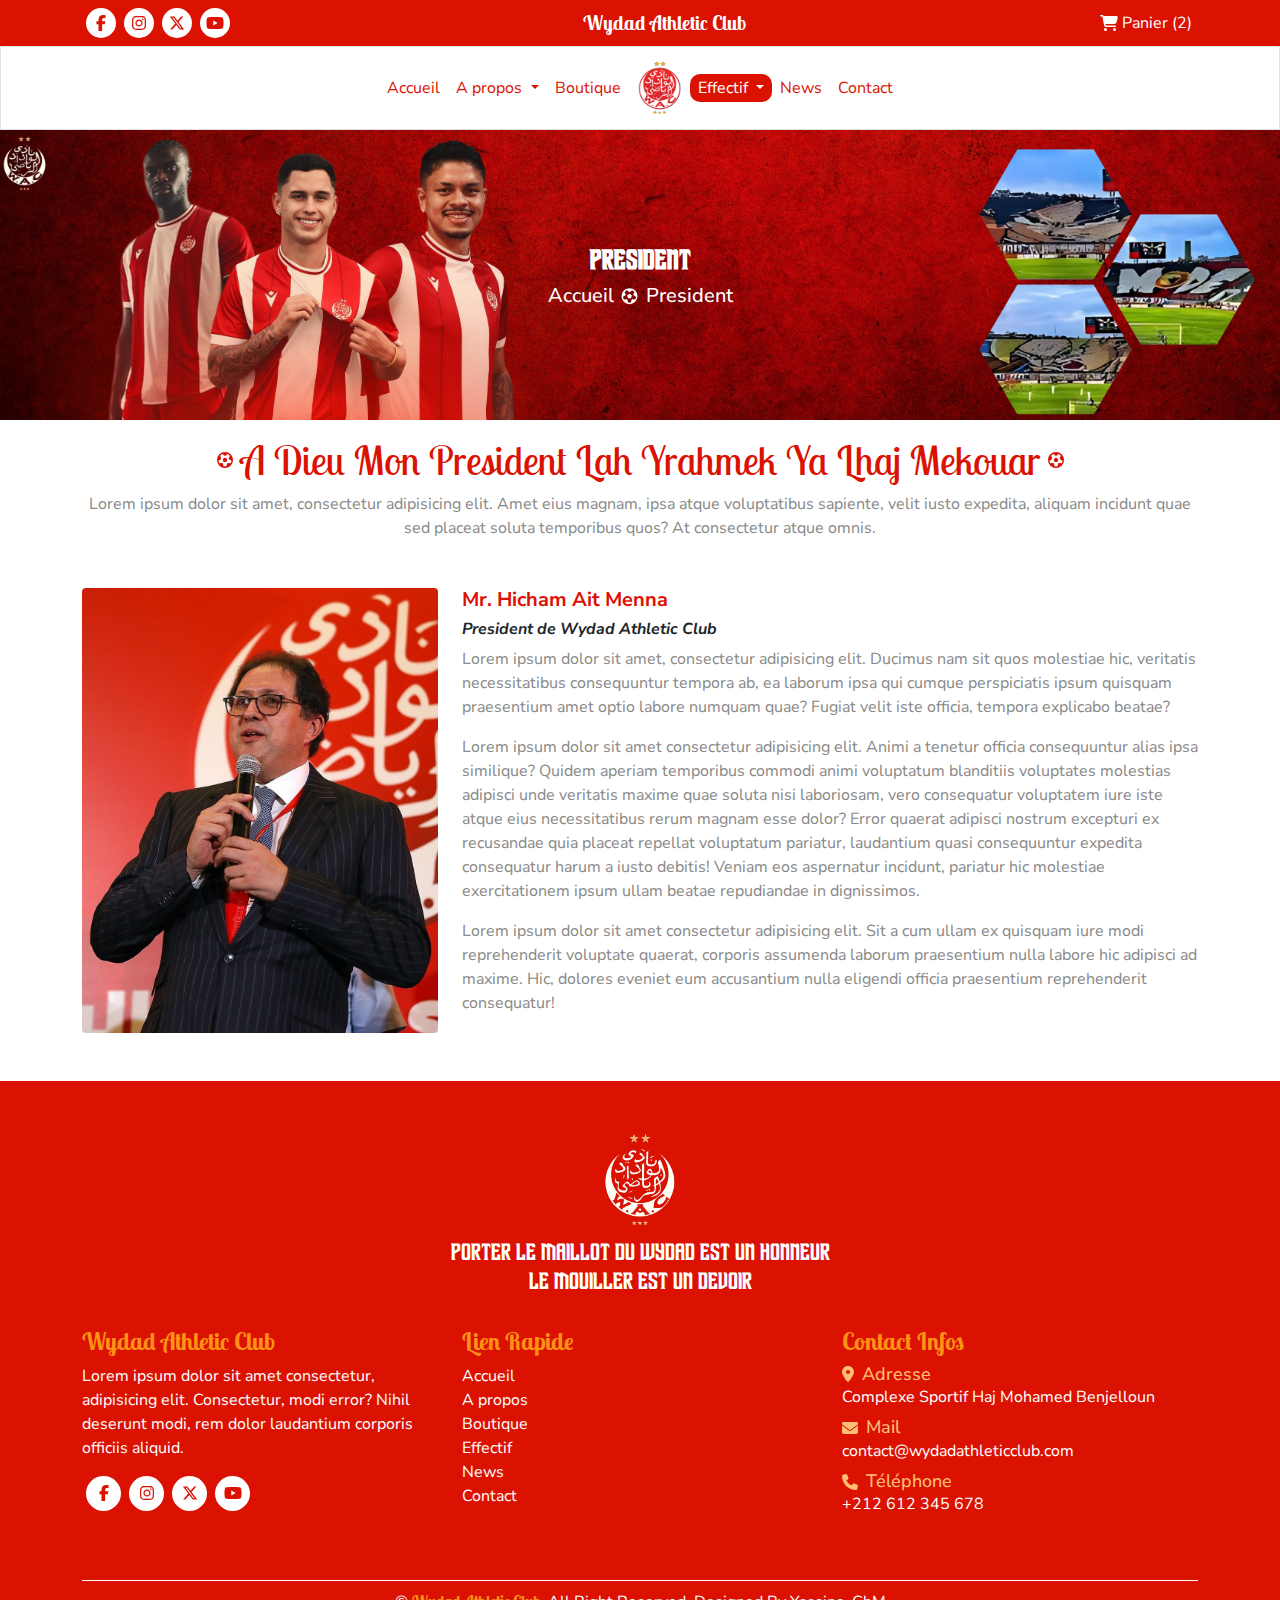
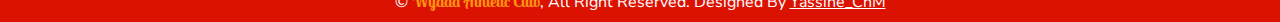
<file: president.html>
<!DOCTYPE html>
<html lang="en">
  <head>
    <meta charset="UTF-8" />
    <meta name="viewport" content="width=device-width, initial-scale=1.0" />

    <!-- website title -->
    <title>Wydad Athletic Club</title>

    <!-- website icon -->
    <link rel="icon" href="assets/images/logo/logo.svg" />

    <!-- link to files css -->
    <link rel="stylesheet" href="assets/css/bootstrap.min.css" />
    <link rel="stylesheet" href="assets/css/bootstrap.min.css.map" />
    <link rel="stylesheet" href="assets/css/style.css" />
    <link rel="stylesheet" href="assets/css/all.min.css" />
    <link rel="stylesheet" href="assets/css/swiper-bundle.min.css" />
  </head>
  <body>
    <div
      class="position-fixed top-0 w-100 h-100 d-flex align-items-center justify-content-center bg-white"
      id="loader-container"
    >
      <span class="loader"></span>
    </div>

    <div class="bg-overlay" onclick="close_cart()"></div>

    <!-- start navbar -->
    <nav>
      <div class="top-nav bg-red text-white py-2">
        <div
          class="container d-flex flex-wrap justify-content-between align-items-center"
        >
          <ul class="social-link d-flex ps-0 mb-0">
            <a href="https://www.facebook.com/WACofficiel/" target="_blank"
              ><li class="mx-1"><i class="fa-brands fa-facebook-f"></i></li
            ></a>
            <a href="https://www.instagram.com/wacofficiel/" target="_blank"
              ><li class="mx-1"><i class="fa-brands fa-instagram"></i></li
            ></a>
            <a href="https://x.com/WACofficiel" target="_blank"
              ><li class="mx-1"><i class="fa-brands fa-x-twitter"></i></li
            ></a>
            <a href="https://www.youtube.com/@WACofficiel" target="_blank"
              ><li class="mx-1"><i class="fa-brands fa-youtube"></i></li
            ></a>
          </ul>
          <a href="index.html">
            <h1
              class="mb-0 d-none d-sm-block fs-5 fw-bold second-font-family text-white text-capitalize"
            >
              wydad athletic club
            </h1></a
          >
          <button
            onclick="open_cart()"
            type="button"
            class="bg-transparent text-white text-capitalize border-0 d-flex align-items-center"
          >
            <i class="fa-solid fa-cart-shopping"></i>
            <span class="ms-1">panier (2)</span>
          </button>
        </div>
      </div>

      <div
        class="main-navbar navbar navbar-expand-lg bg-white border border-bottom-1"
      >
        <div class="container">
          <a class="navbar-brand d-block d-lg-none border-0" href="index.html">
            <img src="assets/images/logo/logo.svg" alt="logo" />
          </a>
          <button
            class="icon-menu d-block d-lg-none bg-transparent border border-0"
            type="button"
            data-bs-toggle="collapse"
            data-bs-target="#navbarSupportedContent"
            aria-controls="navbarSupportedContent"
            aria-expanded="false"
            aria-label="Toggle navigation"
          >
            <i class="fa-solid fa-bars"></i>
          </button>
          <div class="collapse navbar-collapse" id="navbarSupportedContent">
            <ul class="navbar-nav mx-auto">
              <li class="nav-item my-auto">
                <a class="nav-link text-red" aria-current="page" href="index.html"
                  >Accueil</a
                >
              </li>
              <li class="nav-item dropdown my-auto">
                <a
                  class="nav-link text-red dropdown-toggle"
                  href="#"
                  role="button"
                  data-bs-toggle="dropdown"
                  aria-expanded="false"
                >
                  A propos
                </a>
                <ul class="dropdown-menu">
                  <li>
                    <a class="dropdown-item text-red" href="history.html">Histoire</a>
                  </li>
                  <li>
                    <a class="dropdown-item text-red" href="palmares.html">Palmares</a>
                  </li>
                </ul>
              </li>
              <li class="nav-item my-auto">
                <a class="nav-link text-red" href="shop.html">Boutique</a>
              </li>
              <a class="navbar-brand d-none d-lg-block mx-2" href="index.html">
                <img src="assets/images/logo/logo.svg" alt="logo" />
              </a>
              <li class="nav-item dropdown my-auto">
                <a
                  class="nav-link active dropdown-toggle"
                  href="#"
                  role="button"
                  data-bs-toggle="dropdown"
                  aria-expanded="false"
                >
                  Effectif
                </a>
                <ul class="dropdown-menu">
                  <li>
                    <a class="dropdown-item text-red" href="effectif.html">Tout</a>
                  </li>
                  <li>
                    <a class="dropdown-item text-red" href="president.html">Président</a>
                  </li>
                  <li>
                    <a class="dropdown-item text-red" href="coach.html">Entraîneur</a>
                  </li>
                  <li>
                    <a class="dropdown-item text-red" href="players.html">Joueurs</a>
                  </li>
                </ul>
              </li>
              <li class="nav-item my-auto">
                <a class="nav-link text-red" href="news.html">News</a>
              </li>
              <li class="nav-item my-auto">
                <a class="nav-link text-red" href="contact.html">Contact</a>
              </li>
            </ul>
          </div>
        </div>
      </div>
    </nav>
    <!-- end navbar -->

    <!-- start cart -->
    <div
      class="cart bg-white d-flex flex-column justify-content-between"
      id="cart"
    >
      <div
        class="top-cart d-flex justify-content-between align-items-center border-bottom"
      >
        <div class="close-cart bg-white p-2 border-end" onclick="close_cart()">
          <i class="fa-solid fa-xmark"></i>
        </div>
        <h4 class="my-auto fs-6 fw-bold text-uppercase">panier</h4>
        <div class="count-item">
          <span class="bg-white fw-bold p-2 border-start">2</span>
        </div>
      </div>

      <div class="items-in-cart px-2 py-3 h-100 overflow-y-auto">
        <div
          class="single-item-in-cart d-flex align-items-start border-bottom py-1"
        >
          <a
            href="single-product.html"
            class="product-img w-25 me-2 position-relative"
          >
            <img
              src="assets/images/products/product-1.webp"
              alt="product-img"
              class="main-img w-100"
            />
            <img
              class="img-hover"
              src="assets/images/product-details/product-details-1-1.webp"
              alt=""
              class="w-100"
            />
          </a>
          <div class="product-details me-2">
            <a href="single-product.html"
              ><h6>Maillot de match extérieur Wydad Casablanca 2023/24</h6></a
            >
            <ul class="mb-0 ps-0">
              <li>QTY: 1</li>
              <li>750.00 Dhs</li>
            </ul>
          </div>
          <div class="delete-item">
            <i class="fa-solid fa-trash-can"></i>
          </div>
        </div>

        <div
          class="single-item-in-cart d-flex align-items-start border-bottom py-1"
        >
          <a
            href="single-product.html"
            class="product-img w-25 me-2 position-relative"
          >
            <img
              src="assets/images/products/product-2.webp"
              alt="product-img"
              class="main-img w-100"
            />
            <img
              class="img-hover"
              src="assets/images/product-details/product-details-2-1.webp"
              alt=""
              class="w-100"
            />
          </a>
          <div class="product-details me-2">
            <a href="single-product.html"
              ><h6>Troisième maillot de match Wydad Casablanca 2023/24</h6></a
            >
            <ul class="mb-0 ps-0">
              <li>QTY: 1</li>
              <li>750.00 Dhs</li>
            </ul>
          </div>
          <div class="delete-item">
            <i class="fa-solid fa-trash-can"></i>
          </div>
        </div>
      </div>

      <div class="bottom-cart">
        <div
          class="total-price bg-white px-2 py-3 border-top d-flex justify-content-between"
        >
          <h6 class="my-auto fw-bold text-capitalize">total :</h6>
          <h6 class="my-auto fw-bold text-red">1500.00 Dhs</h6>
        </div>
        <div
          class="btn-cart px-2 py-2 py-sm-3 bg-red d-flex justify-content-center"
        >
          <a href="checkout.html" class="mx-auto fs-6 fw-bold text-white text-uppercase"
            >checkout</a
          >
        </div>
      </div>
    </div>
    <!-- end cart -->

    <!-- start top-page -->
    <section class="top-page position-relative overflow-hidden">
      <img
        src="assets/images/banners/top-page.webp"
        alt=""
        class="mx-0 position-absolute top-0 w-100 h-100"
      />
      <div
        class="position-absolute top-50 start-50 translate-middle text-white text-center"
      >
        <h2 class="fs-3 fw-bold text-capitalize third-font-family">president</h2>
        <div class="d-flex align-items-center justify-content-center">
          <a href="index.html" class="text-white"
            ><h5 class="mb-0 text-capitalize">accueil</h5></a
          >
          <i class="fa-regular fa-futbol mx-2"></i>
          <h5 class="mb-0 text-capitalize">president</h5>
        </div>
      </div>
    </section>
    <!-- end top-page -->

    <div class="my-3">
      <div class="container">
        <div class="text-center">
          <div
            class="my-2 text-red fw-bold d-flex justify-content-center align-items-center"
          >
            <i class="fa-regular fa-futbol"></i>
            <h1 class="text-capitalize mx-2 my-auto second-font-family">
              A Dieu mon president Lah yrahmek ya lhaj Mekouar
            </h1>
            <i class="fa-regular fa-futbol"></i>
          </div>
          <p>
            Lorem ipsum dolor sit amet, consectetur adipisicing elit. Amet eius
            magnam, ipsa atque voluptatibus sapiente, velit iusto expedita,
            aliquam incidunt quae sed placeat soluta temporibus quos? At
            consectetur atque omnis.
          </p>
        </div>
      </div>
    </div>

    <div class="my-5">
      <div class="container">
        <div class="row">
          <div class="col-md-4">
            <img
              src="assets/images/effectif/president/hicham-ait-mena.svg"
              alt=""
              class="w-100 rounded-1"
            />
          </div>
          <div class="col-md-8 mt-3 mt-md-0">
            <h3 class="fs-5 fw-bold text-red text-capitalize">
              Mr. Hicham Ait Menna
            </h3>
            <h4 class="fs-6 fw-bold fst-italic">
              President de Wydad Athletic Club
            </h4>
            <p>
              Lorem ipsum dolor sit amet, consectetur adipisicing elit. Ducimus
              nam sit quos molestiae hic, veritatis necessitatibus consequuntur
              tempora ab, ea laborum ipsa qui cumque perspiciatis ipsum quisquam
              praesentium amet optio labore numquam quae? Fugiat velit iste
              officia, tempora explicabo beatae?
            </p>
            <p>
              Lorem ipsum dolor sit amet consectetur adipisicing elit. Animi a
              tenetur officia consequuntur alias ipsa similique? Quidem aperiam
              temporibus commodi animi voluptatum blanditiis voluptates
              molestias adipisci unde veritatis maxime quae soluta nisi
              laboriosam, vero consequatur voluptatem iure iste atque eius
              necessitatibus rerum magnam esse dolor? Error quaerat adipisci
              nostrum excepturi ex recusandae quia placeat repellat voluptatum
              pariatur, laudantium quasi consequuntur expedita consequatur harum
              a iusto debitis! Veniam eos aspernatur incidunt, pariatur hic
              molestiae exercitationem ipsum ullam beatae repudiandae in
              dignissimos.
            </p>
            <p>
              Lorem ipsum dolor sit amet consectetur adipisicing elit. Sit a cum
              ullam ex quisquam iure modi reprehenderit voluptate quaerat,
              corporis assumenda laborum praesentium nulla labore hic adipisci
              ad maxime. Hic, dolores eveniet eum accusantium nulla eligendi
              officia praesentium reprehenderit consequatur!
            </p>
          </div>
        </div>
      </div>
    </div>

    <footer class="bg-red">
      <div class="container">
        <div class="py-5">
          <div class="mb-4 d-flex flex-column align-items-center">
            <a href="index.html"
              ><img src="assets/images/logo/white-logo.svg" alt=""
            /></a>
            <h1 class="mt-2 fs-4 text-white text-center third-font-family">
              Porter le maillot du Wydad est un honneur <br />
              Le mouiller est un devoir
            </h1>
          </div>
          <div class="main-footer mt-2 row">
            <div class="col-12 col-sm-6 col-lg-4">
              <h3
                class="fs-4 fw-bold text-yellow text-capitalize second-font-family"
              >
                wydad athletic club
              </h3>
              <p class="fs-6 text-white">
                Lorem ipsum dolor sit amet consectetur, adipisicing elit.
                Consectetur, modi error? Nihil deserunt modi, rem dolor
                laudantium corporis officiis aliquid.
              </p>
              <ul class="social-link d-flex ps-0">
                <a href="https://www.facebook.com/WACofficiel/" target="_blank"
                  ><li class="mx-1"><i class="fa-brands fa-facebook-f"></i></li
                ></a>
                <a href="https://www.instagram.com/wacofficiel/" target="_blank"
                  ><li class="mx-1"><i class="fa-brands fa-instagram"></i></li
                ></a>
                <a href="https://x.com/WACofficiel" target="_blank"
                  ><li class="mx-1"><i class="fa-brands fa-x-twitter"></i></li
                ></a>
                <a href="https://www.youtube.com/@WACofficiel" target="_blank"
                  ><li class="mx-1"><i class="fa-brands fa-youtube"></i></li
                ></a>
              </ul>
            </div>
            <div class="col-12 col-sm-6 col-lg-4">
              <h3
                class="fs-4 fw-bold text-yellow text-capitalize second-font-family"
              >
                lien rapide
              </h3>
              <ul class="ps-0 quick-link">
                <a href="index.html"><li class="text-white">Accueil</li></a>
                <a href="history.html"><li class="text-white">A propos</li></a>
                <a href="shop.html"><li class="text-white">Boutique</li></a>
                <a href="effectif.html"><li class="text-white">Effectif</li></a>
                <a href="news.html"><li class="text-white">News</li></a>
                <a href="contact.html"><li class="text-white">Contact</li></a>
              </ul>
            </div>
            <div class="col-12 col-sm-6 col-lg-4">
              <h3
                class="fs-4 fw-bold text-yellow text-capitalize second-font-family"
              >
                Contact infos
              </h3>
              <ul class="contact-info ps-0">
                <li class="mb-2">
                  <div class="contact-info-title d-flex align-items-center">
                    <i class="fa-solid fa-location-dot"></i>
                    <h5 class="ms-2 mb-0">Adresse</h5>
                  </div>
                  <p class="text-white mb-0">
                    Complexe Sportif Haj Mohamed Benjelloun
                  </p>
                </li>
                <li class="mb-2">
                  <div class="contact-info-title d-flex align-items-center">
                    <i class="fa-solid fa-envelope"></i>
                    <h5 class="ms-2 mb-0">Mail</h5>
                  </div>
                  <a
                    href="mailto:contact@wydadathleticclub.com"
                    class="text-white"
                    >contact@wydadathleticclub.com</a
                  >
                </li>
                <li class="mb-2">
                  <div class="contact-info-title d-flex align-items-center">
                    <i class="fa-solid fa-phone"></i>
                    <h5 class="ms-2 mb-0">Téléphone</h5>
                  </div>
                  <a href="tel:0612345678" class="text-white"
                    >+212 612 345 678</a
                  >
                </li>
              </ul>
            </div>
          </div>
        </div>

        <div class="footer-bottom py-2 border-top text-center">
          <p class="mb-0 text-white">
            &copy;
            <span class="fw-bold text-capitalize text-yellow second-font-family"
              >wydad athletic club</span
            >, All Right Reserved. Designed By
            <a href="https://yassine-chmarekh.vercel.app/" target="_blank" class="text-white text-decoration-underline"
              >Yassine_ChM</a
            >
          </p>
        </div>
      </div>
    </footer>

    <!-- link to files js -->
    <script src="assets/js/bootstrap.bundle.min.js"></script>
    <script src="assets/js/bootstrap.bundle.min.js.map"></script>
    <script src="assets/js/script.js"></script>
    <script src="assets/js/all.min.js"></script>
    <script src="assets/js/swiper-bundle.min.js"></script>
    <script src="assets/js/swiper.js"></script>
  </body>
</html>
</file>
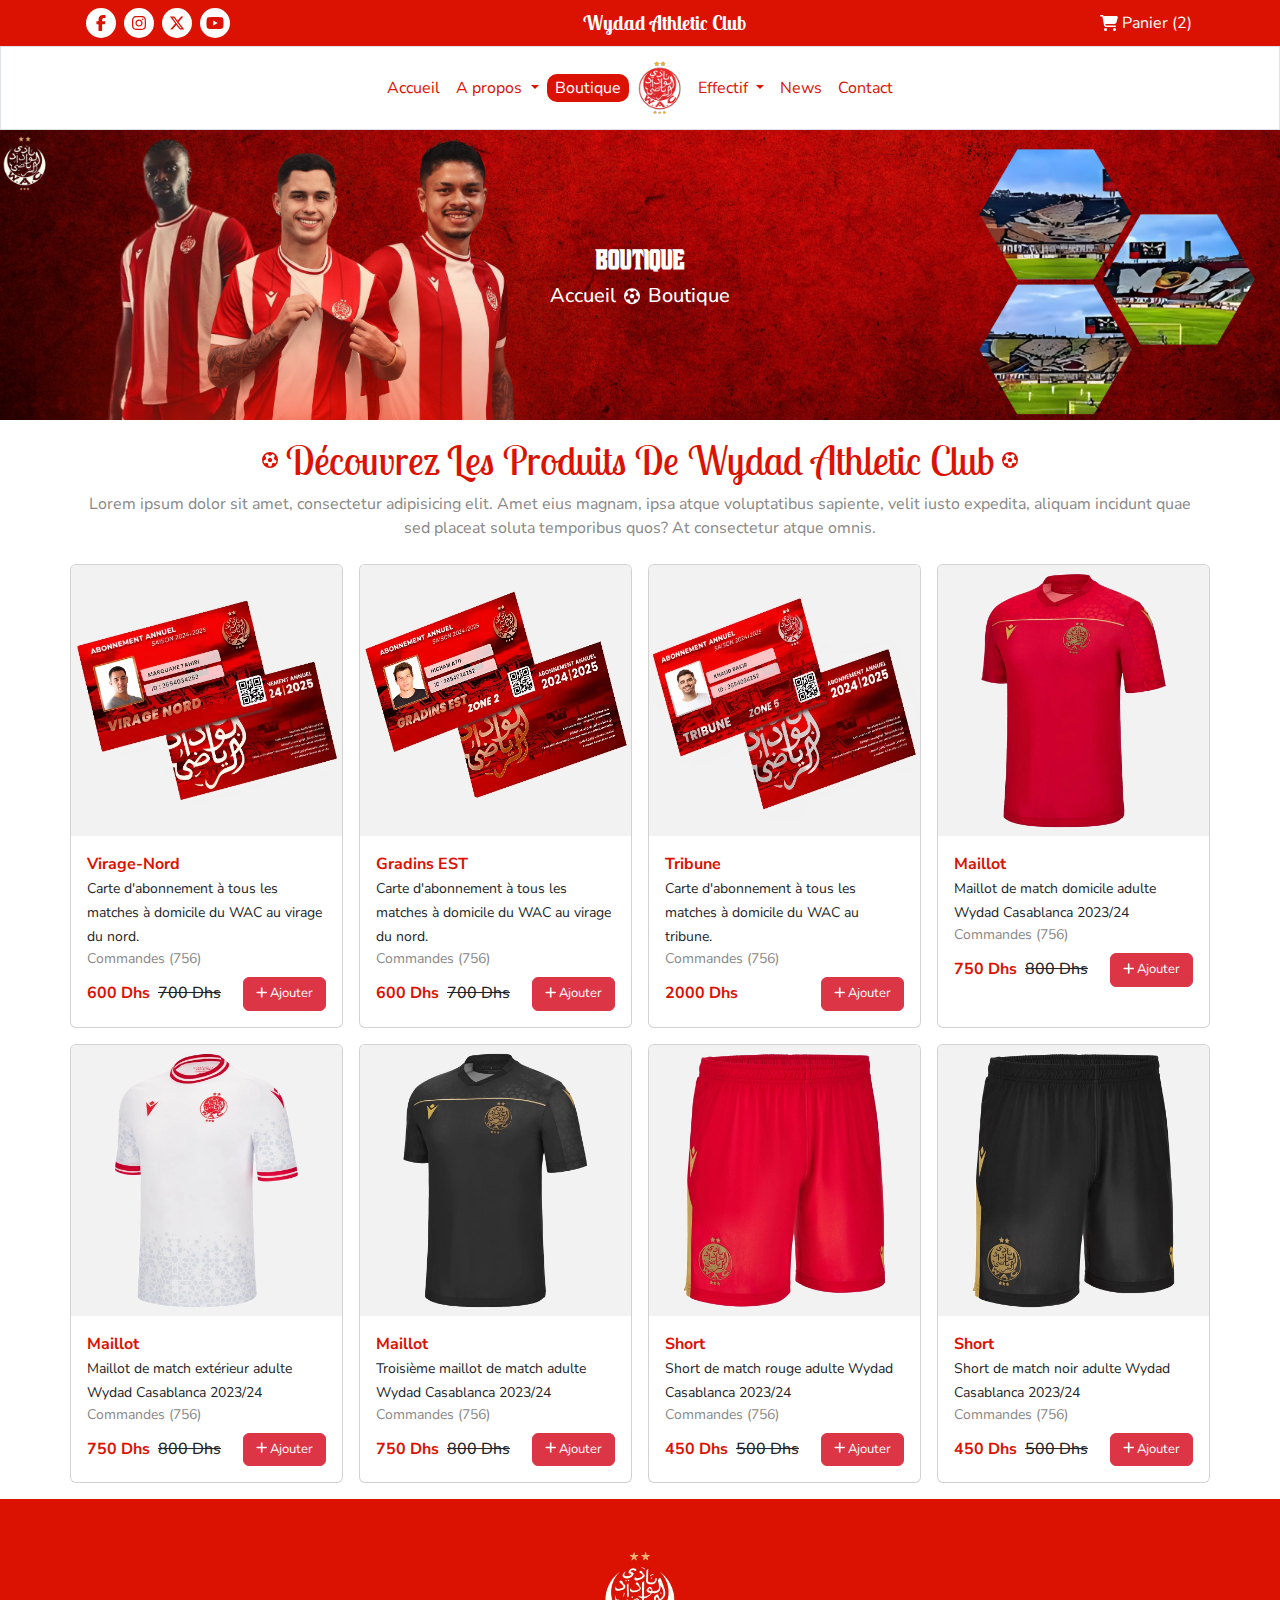
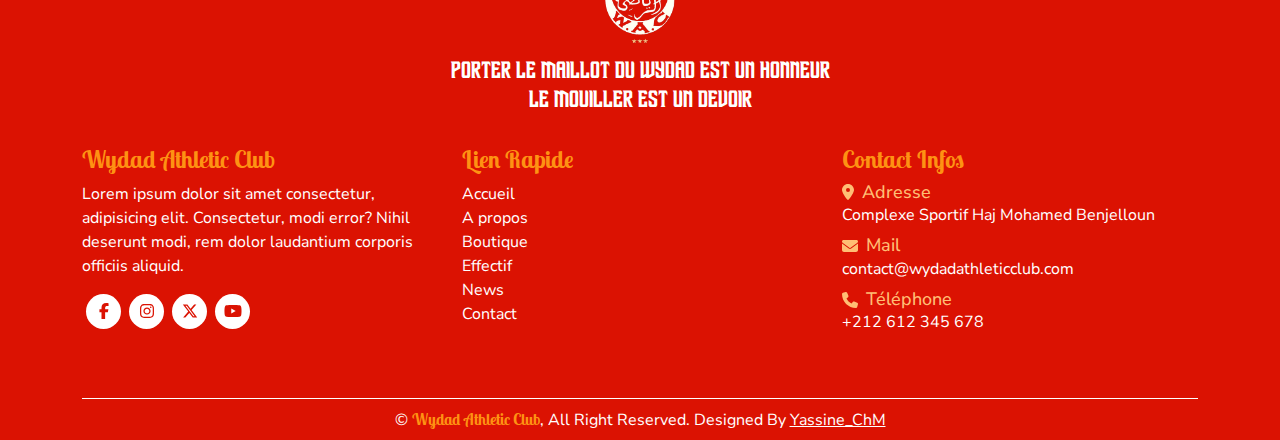
<file: shop.html>
<!DOCTYPE html>
<html lang="en">
  <head>
    <meta charset="UTF-8" />
    <meta name="viewport" content="width=device-width, initial-scale=1.0" />

    <!-- website title -->
    <title>Wydad Athletic Club</title>

    <!-- website icon -->
    <link rel="icon" href="assets/images/logo/logo.svg" />

    <!-- link to files css -->
    <link rel="stylesheet" href="assets/css/bootstrap.min.css" />
    <link rel="stylesheet" href="assets/css/bootstrap.min.css.map" />
    <link rel="stylesheet" href="assets/css/style.css" />
    <link rel="stylesheet" href="assets/css/all.min.css" />
    <link rel="stylesheet" href="assets/css/swiper-bundle.min.css" />
  </head>
  <body>
    <div
      class="position-fixed top-0 w-100 h-100 d-flex align-items-center justify-content-center bg-white"
      id="loader-container"
    >
      <span class="loader"></span>
    </div>

    <div class="bg-overlay" onclick="close_cart()"></div>

    <!-- start navbar -->
    <nav>
      <div class="top-nav bg-red text-white py-2">
        <div
          class="container d-flex flex-wrap justify-content-between align-items-center"
        >
          <ul class="social-link d-flex ps-0 mb-0">
            <a href="https://www.facebook.com/WACofficiel/" target="_blank"
              ><li class="mx-1"><i class="fa-brands fa-facebook-f"></i></li
            ></a>
            <a href="https://www.instagram.com/wacofficiel/" target="_blank"
              ><li class="mx-1"><i class="fa-brands fa-instagram"></i></li
            ></a>
            <a href="https://x.com/WACofficiel" target="_blank"
              ><li class="mx-1"><i class="fa-brands fa-x-twitter"></i></li
            ></a>
            <a href="https://www.youtube.com/@WACofficiel" target="_blank"
              ><li class="mx-1"><i class="fa-brands fa-youtube"></i></li
            ></a>
          </ul>
          <a href="index.html">
            <h1
              class="mb-0 d-none d-sm-block fs-5 fw-bold second-font-family text-white text-capitalize"
            >
              wydad athletic club
            </h1></a
          >
          <button
            onclick="open_cart()"
            type="button"
            class="bg-transparent text-white text-capitalize border-0 d-flex align-items-center"
          >
            <i class="fa-solid fa-cart-shopping"></i>
            <span class="ms-1">panier (2)</span>
          </button>
        </div>
      </div>

      <div
        class="main-navbar navbar navbar-expand-lg bg-white border border-bottom-1"
      >
        <div class="container">
          <a class="navbar-brand d-block d-lg-none border-0" href="index.html">
            <img src="assets/images/logo/logo.svg" alt="logo" />
          </a>
          <button
            class="icon-menu d-block d-lg-none bg-transparent border border-0"
            type="button"
            data-bs-toggle="collapse"
            data-bs-target="#navbarSupportedContent"
            aria-controls="navbarSupportedContent"
            aria-expanded="false"
            aria-label="Toggle navigation"
          >
            <i class="fa-solid fa-bars"></i>
          </button>
          <div class="collapse navbar-collapse" id="navbarSupportedContent">
            <ul class="navbar-nav mx-auto">
              <li class="nav-item my-auto">
                <a class="nav-link text-red" aria-current="page" href="index.html"
                  >Accueil</a
                >
              </li>
              <li class="nav-item dropdown my-auto">
                <a
                  class="nav-link text-red dropdown-toggle"
                  href="#"
                  role="button"
                  data-bs-toggle="dropdown"
                  aria-expanded="false"
                >
                  A propos
                </a>
                <ul class="dropdown-menu">
                  <li>
                    <a class="dropdown-item text-red" href="history.html">Histoire</a>
                  </li>
                  <li>
                    <a class="dropdown-item text-red" href="palmares.html">Palmares</a>
                  </li>
                </ul>
              </li>
              <li class="nav-item my-auto">
                <a class="nav-link active" href="shop.html">Boutique</a>
              </li>
              <a class="navbar-brand d-none d-lg-block mx-2" href="index.html">
                <img src="assets/images/logo/logo.svg" alt="logo" />
              </a>
              <li class="nav-item dropdown my-auto">
                <a
                  class="nav-link text-red dropdown-toggle"
                  href="#"
                  role="button"
                  data-bs-toggle="dropdown"
                  aria-expanded="false"
                >
                  Effectif
                </a>
                <ul class="dropdown-menu">
                  <li>
                    <a class="dropdown-item text-red" href="effectif.html">Tout</a>
                  </li>
                  <li>
                    <a class="dropdown-item text-red" href="president.html">Président</a>
                  </li>
                  <li>
                    <a class="dropdown-item text-red" href="coach.html">Entraîneur</a>
                  </li>
                  <li>
                    <a class="dropdown-item text-red" href="players.html">Joueurs</a>
                  </li>
                </ul>
              </li>
              <li class="nav-item my-auto">
                <a class="nav-link text-red" href="news.html">News</a>
              </li>
              <li class="nav-item my-auto">
                <a class="nav-link text-red" href="contact.html">Contact</a>
              </li>
            </ul>
          </div>
        </div>
      </div>
    </nav>
    <!-- end navbar -->

    <!-- start cart -->
    <div
      class="cart bg-white d-flex flex-column justify-content-between"
      id="cart"
    >
      <div
        class="top-cart d-flex justify-content-between align-items-center border-bottom"
      >
        <div class="close-cart bg-white p-2 border-end" onclick="close_cart()">
          <i class="fa-solid fa-xmark"></i>
        </div>
        <h4 class="my-auto fs-6 fw-bold text-uppercase">panier</h4>
        <div class="count-item">
          <span class="bg-white fw-bold p-2 border-start">2</span>
        </div>
      </div>

      <div class="items-in-cart px-2 py-3 h-100 overflow-y-auto">
        <div
          class="single-item-in-cart d-flex align-items-start border-bottom py-1"
        >
          <a
            href="single-product.html"
            class="product-img w-25 me-2 position-relative"
          >
            <img
              src="assets/images/products/product-1.webp"
              alt="product-img"
              class="main-img w-100"
            />
            <img
              class="img-hover"
              src="assets/images/product-details/product-details-1-1.webp"
              alt=""
              class="w-100"
            />
          </a>
          <div class="product-details me-2">
            <a href="single-product.html"
              ><h6>Maillot de match extérieur Wydad Casablanca 2023/24</h6></a
            >
            <ul class="mb-0 ps-0">
              <li>QTY: 1</li>
              <li>750.00 Dhs</li>
            </ul>
          </div>
          <div class="delete-item">
            <i class="fa-solid fa-trash-can"></i>
          </div>
        </div>

        <div
          class="single-item-in-cart d-flex align-items-start border-bottom py-1"
        >
          <a
            href="single-product.html"
            class="product-img w-25 me-2 position-relative"
          >
            <img
              src="assets/images/products/product-2.webp"
              alt="product-img"
              class="main-img w-100"
            />
            <img
              class="img-hover"
              src="assets/images/product-details/product-details-2-1.webp"
              alt=""
              class="w-100"
            />
          </a>
          <div class="product-details me-2">
            <a href="single-product.html"
              ><h6>Troisième maillot de match Wydad Casablanca 2023/24</h6></a
            >
            <ul class="mb-0 ps-0">
              <li>QTY: 1</li>
              <li>750.00 Dhs</li>
            </ul>
          </div>
          <div class="delete-item">
            <i class="fa-solid fa-trash-can"></i>
          </div>
        </div>
      </div>

      <div class="bottom-cart">
        <div
          class="total-price bg-white px-2 py-3 border-top d-flex justify-content-between"
        >
          <h6 class="my-auto fw-bold text-capitalize">total :</h6>
          <h6 class="my-auto fw-bold text-red">1500.00 Dhs</h6>
        </div>
        <div
          class="btn-cart px-2 py-2 py-sm-3 bg-red d-flex justify-content-center"
        >
          <a href="checkout.html" class="mx-auto fs-6 fw-bold text-white text-uppercase"
            >checkout</a
          >
        </div>
      </div>
    </div>
    <!-- end cart -->

    <!-- start top-page -->
    <section class="top-page position-relative overflow-hidden">
      <img
        src="assets/images/banners/top-page.webp"
        alt=""
        class="mx-0 position-absolute top-0 w-100 h-100"
      />
      <div
        class="position-absolute top-50 start-50 translate-middle text-white text-center"
      >
        <h2 class="fs-3 fw-bold text-capitalize third-font-family">Boutique</h2>
        <div class="d-flex align-items-center justify-content-center">
          <a href="index.html" class="text-white"
            ><h5 class="mb-0 text-capitalize">accueil</h5></a
          >
          <i class="fa-regular fa-futbol mx-2"></i>
          <h5 class="mb-0 text-capitalize">Boutique</h5>
        </div>
      </div>
    </section>
    <!-- end top-page -->

    <div class="my-3 all-products mx-2 mx-sm-0">
      <div class="container">
        <div class="text-center">
          <div
            class="my-2 text-red fw-bold d-flex justify-content-center align-items-center"
          >
            <i class="fa-regular fa-futbol"></i>
            <h1 class="text-capitalize mx-2 my-auto second-font-family">
              Découvrez les produits de Wydad Athletic Club
            </h1>
            <i class="fa-regular fa-futbol"></i>
          </div>
          <p>
            Lorem ipsum dolor sit amet, consectetur adipisicing elit. Amet eius
            magnam, ipsa atque voluptatibus sapiente, velit iusto expedita,
            aliquam incidunt quae sed placeat soluta temporibus quos? At
            consectetur atque omnis.
          </p>
        </div>
        <div class="mt-4">
          <div class="row gap-3">
            <div class="px-0 card single-product">
              <div class="card-img-top position-relative overflow-hidden">
                <a href="single-product.html">
                  <img
                    src="assets/images/products/cart-1.webp"
                    class="w-100 h-100"
                    alt="..."
                  />
                </a>
                <div class="hover-btns">
                  <button
                    type="button"
                    class="btn btn-danger"
                    data-bs-toggle="modal"
                    data-bs-target="#productModal"
                  >
                    <i class="fa-solid fa-eye"></i>
                  </button>
                  <button type="button" class="btn btn-danger">
                    <i class="fa-solid fa-cart-plus"></i>
                  </button>
                </div>
              </div>
              <div class="card-body">
                <p class="card-text mb-0 fs-6 fw-bold text-red">Virage-Nord</p>
                <a href="single-product.html" class="card-title"
                  >Carte d'abonnement à tous les matches à domicile du WAC au
                  virage du nord.</a
                >
                <p class="count-orders card-text mb-0">Commandes (756)</p>
                <div
                  class="bottom-card mt-2 d-flex justify-content-between align-items-center"
                >
                  <div class="price d-flex">
                    <h6 class="me-2 mb-0 fs-6 fw-bold text-red">600 Dhs</h6>
                    <h6 class="mb-0 fs-6 text-decoration-line-through">
                      700 Dhs
                    </h6>
                  </div>
                  <button type="button" class="btn btn-danger">
                    <i class="fa-solid fa-plus"></i>
                    <span class="text-capitalize">ajouter</span>
                  </button>
                </div>
              </div>
            </div>

            <div class="px-0 card single-product">
              <div class="card-img-top position-relative overflow-hidden">
                <a href="single-product.html">
                  <img
                    src="assets/images/products/cart-2.webp"
                    class="w-100 h-100"
                    alt="..."
                  />
                </a>
                <div class="hover-btns">
                  <button
                    type="button"
                    class="btn btn-danger"
                    data-bs-toggle="modal"
                    data-bs-target="#productModal"
                  >
                    <i class="fa-solid fa-eye"></i>
                  </button>
                  <button type="button" class="btn btn-danger">
                    <i class="fa-solid fa-cart-plus"></i>
                  </button>
                </div>
              </div>
              <div class="card-body">
                <p class="card-text mb-0 fs-6 fw-bold text-red">Gradins EST</p>
                <a href="single-product.html" class="card-title"
                  >Carte d'abonnement à tous les matches à domicile du WAC au
                  virage du nord.</a
                >
                <p class="count-orders card-text mb-0">Commandes (756)</p>
                <div
                  class="bottom-card mt-2 d-flex justify-content-between align-items-center"
                >
                  <div class="price d-flex">
                    <h6 class="me-2 mb-0 fs-6 fw-bold text-red">600 Dhs</h6>
                    <h6 class="mb-0 fs-6 text-decoration-line-through">
                      700 Dhs
                    </h6>
                  </div>
                  <button type="button" class="btn btn-danger">
                    <i class="fa-solid fa-plus"></i>
                    <span class="text-capitalize">ajouter</span>
                  </button>
                </div>
              </div>
            </div>

            <div class="px-0 card single-product">
              <div class="card-img-top position-relative overflow-hidden">
                <a href="single-product.html">
                  <img
                    src="assets/images/products/cart-3.webp"
                    class="w-100 h-100"
                    alt="..."
                  />
                </a>
                <div class="hover-btns">
                  <button
                    type="button"
                    class="btn btn-danger"
                    data-bs-toggle="modal"
                    data-bs-target="#productModal"
                  >
                    <i class="fa-solid fa-eye"></i>
                  </button>
                  <button type="button" class="btn btn-danger">
                    <i class="fa-solid fa-cart-plus"></i>
                  </button>
                </div>
              </div>
              <div class="card-body">
                <p class="card-text mb-0 fs-6 fw-bold text-red">Tribune</p>
                <a href="single-product.html" class="card-title"
                  >Carte d'abonnement à tous les matches à domicile du WAC au
                  tribune.</a
                >
                <p class="count-orders card-text mb-0">Commandes (756)</p>
                <div
                  class="bottom-card mt-2 d-flex justify-content-between align-items-center"
                >
                  <div class="price d-flex">
                    <h6 class="me-2 mb-0 fs-6 fw-bold text-red">2000 Dhs</h6>
                    <!-- <h6 class="mb-0 fs-6 text-decoration-line-through">2500 Dhs</h6> -->
                  </div>
                  <button type="button" class="btn btn-danger">
                    <i class="fa-solid fa-plus"></i>
                    <span class="text-capitalize">ajouter</span>
                  </button>
                </div>
              </div>
            </div>

            <div class="px-0 card single-product">
              <div class="card-img-top position-relative overflow-hidden">
                <a href="single-product.html">
                  <img
                    src="assets/images/products/product-3.webp"
                    class="w-100 h-100"
                    alt="..."
                  />
                </a>
                <div class="hover-btns">
                  <button
                    type="button"
                    class="btn btn-danger"
                    data-bs-toggle="modal"
                    data-bs-target="#productModal"
                  >
                    <i class="fa-solid fa-eye"></i>
                  </button>
                  <button type="button" class="btn btn-danger">
                    <i class="fa-solid fa-cart-plus"></i>
                  </button>
                </div>
              </div>
              <div class="card-body">
                <p class="card-text mb-0 fs-6 fw-bold text-red">Maillot</p>
                <a href="single-product.html" class="card-title"
                  >Maillot de match domicile adulte Wydad Casablanca 2023/24</a
                >
                <p class="count-orders card-text mb-0">Commandes (756)</p>
                <div
                  class="bottom-card mt-2 d-flex justify-content-between align-items-center"
                >
                  <div class="price d-flex">
                    <h6 class="me-2 mb-0 fs-6 fw-bold text-red">750 Dhs</h6>
                    <h6 class="mb-0 fs-6 text-decoration-line-through">
                      800 Dhs
                    </h6>
                  </div>
                  <button type="button" class="btn btn-danger">
                    <i class="fa-solid fa-plus"></i>
                    <span class="text-capitalize">ajouter</span>
                  </button>
                </div>
              </div>
            </div>

            <div class="px-0 card single-product">
              <div class="card-img-top position-relative overflow-hidden">
                <a href="single-product.html">
                  <img
                    src="assets/images/products/product-1.webp"
                    class="w-100 h-100"
                    alt="..."
                  />
                </a>
                <div class="hover-btns">
                  <button
                    type="button"
                    class="btn btn-danger"
                    data-bs-toggle="modal"
                    data-bs-target="#productModal"
                  >
                    <i class="fa-solid fa-eye"></i>
                  </button>
                  <button type="button" class="btn btn-danger">
                    <i class="fa-solid fa-cart-plus"></i>
                  </button>
                </div>
              </div>
              <div class="card-body">
                <p class="card-text mb-0 fs-6 fw-bold text-red">Maillot</p>
                <a href="single-product.html" class="card-title"
                  >Maillot de match extérieur adulte Wydad Casablanca 2023/24</a
                >
                <p class="count-orders card-text mb-0">Commandes (756)</p>
                <div
                  class="bottom-card mt-2 d-flex justify-content-between align-items-center"
                >
                  <div class="price d-flex">
                    <h6 class="me-2 mb-0 fs-6 fw-bold text-red">750 Dhs</h6>
                    <h6 class="mb-0 fs-6 text-decoration-line-through">
                      800 Dhs
                    </h6>
                  </div>
                  <button type="button" class="btn btn-danger">
                    <i class="fa-solid fa-plus"></i>
                    <span class="text-capitalize">ajouter</span>
                  </button>
                </div>
              </div>
            </div>

            <div class="px-0 card single-product">
              <div class="card-img-top position-relative overflow-hidden">
                <a href="single-product.html">
                  <img
                    src="assets/images/products/product-2.webp"
                    class="w-100 h-100"
                    alt="..."
                  />
                </a>
                <div class="hover-btns">
                  <button
                    type="button"
                    class="btn btn-danger"
                    data-bs-toggle="modal"
                    data-bs-target="#productModal"
                  >
                    <i class="fa-solid fa-eye"></i>
                  </button>
                  <button type="button" class="btn btn-danger">
                    <i class="fa-solid fa-cart-plus"></i>
                  </button>
                </div>
              </div>
              <div class="card-body">
                <p class="card-text mb-0 fs-6 fw-bold text-red">Maillot</p>
                <a href="single-product.html" class="card-title"
                  >Troisième maillot de match adulte Wydad Casablanca 2023/24</a
                >
                <p class="count-orders card-text mb-0">Commandes (756)</p>
                <div
                  class="bottom-card mt-2 d-flex justify-content-between align-items-center"
                >
                  <div class="price d-flex">
                    <h6 class="me-2 mb-0 fs-6 fw-bold text-red">750 Dhs</h6>
                    <h6 class="mb-0 fs-6 text-decoration-line-through">
                      800 Dhs
                    </h6>
                  </div>
                  <button type="button" class="btn btn-danger">
                    <i class="fa-solid fa-plus"></i>
                    <span class="text-capitalize">ajouter</span>
                  </button>
                </div>
              </div>
            </div>

            <div class="px-0 card single-product">
              <div class="card-img-top position-relative overflow-hidden">
                <a href="single-product.html">
                  <img
                    src="assets/images/products/product-5.webp"
                    class="w-100 h-100"
                    alt="..."
                  />
                </a>
                <div class="hover-btns">
                  <button
                    type="button"
                    class="btn btn-danger"
                    data-bs-toggle="modal"
                    data-bs-target="#productModal"
                  >
                    <i class="fa-solid fa-eye"></i>
                  </button>
                  <button type="button" class="btn btn-danger">
                    <i class="fa-solid fa-cart-plus"></i>
                  </button>
                </div>
              </div>
              <div class="card-body">
                <p class="card-text mb-0 fs-6 fw-bold text-red">Short</p>
                <a href="single-product.html" class="card-title"
                  >Short de match rouge adulte Wydad Casablanca 2023/24</a
                >
                <p class="count-orders card-text mb-0">Commandes (756)</p>
                <div
                  class="bottom-card mt-2 d-flex justify-content-between align-items-center"
                >
                  <div class="price d-flex">
                    <h6 class="me-2 mb-0 fs-6 fw-bold text-red">450 Dhs</h6>
                    <h6 class="mb-0 fs-6 text-decoration-line-through">
                      500 Dhs
                    </h6>
                  </div>
                  <button type="button" class="btn btn-danger">
                    <i class="fa-solid fa-plus"></i>
                    <span class="text-capitalize">ajouter</span>
                  </button>
                </div>
              </div>
            </div>

            <div class="px-0 card single-product">
              <div class="card-img-top position-relative overflow-hidden">
                <a href="single-product.html">
                  <img
                    src="assets/images/products/product-4.webp"
                    class="w-100 h-100"
                    alt="..."
                  />
                </a>
                <div class="hover-btns">
                  <button
                    type="button"
                    class="btn btn-danger"
                    data-bs-toggle="modal"
                    data-bs-target="#productModal"
                  >
                    <i class="fa-solid fa-eye"></i>
                  </button>
                  <button type="button" class="btn btn-danger">
                    <i class="fa-solid fa-cart-plus"></i>
                  </button>
                </div>
              </div>
              <div class="card-body">
                <p class="card-text mb-0 fs-6 fw-bold text-red">Short</p>
                <a href="single-product.html" class="card-title"
                  >Short de match noir adulte Wydad Casablanca 2023/24</a
                >
                <p class="count-orders card-text mb-0">Commandes (756)</p>
                <div
                  class="bottom-card mt-2 d-flex justify-content-between align-items-center"
                >
                  <div class="price d-flex">
                    <h6 class="me-2 mb-0 fs-6 fw-bold text-red">450 Dhs</h6>
                    <h6 class="mb-0 fs-6 text-decoration-line-through">
                      500 Dhs
                    </h6>
                  </div>
                  <button type="button" class="btn btn-danger">
                    <i class="fa-solid fa-plus"></i>
                    <span class="text-capitalize">ajouter</span>
                  </button>
                </div>
              </div>
            </div>
          </div>
        </div>
      </div>
    </div>

    <!-- Modal -->
    <div
      class="modal fade"
      id="productModal"
      tabindex="-1"
      aria-labelledby="productModalLabel"
      aria-hidden="true"
    >
      <div class="modal-dialog modal-dialog-centered modal-lg">
        <div class="modal-content position-relative">
          <div class="modal-header">
            <h1
              class="modal-title fs-5 fw-bold text-red"
              id="exampleModalToggleLabel"
            >
              Détails du produit
            </h1>
            <button
              type="button"
              class="btn-close"
              data-bs-dismiss="modal"
              aria-label="Close"
            ></button>
          </div>
          <div class="modal-body row">
            <div class="col-md-6">
              <div class="product-images-mobile">
                <div
                  class="product-images-mobile-swp mySwiper position-relative overflow-hidden"
                >
                  <div class="swiper-wrapper all-product-images-mobile">
                    <div class="swiper-slide single-product-images-mobile">
                      <img
                        src="assets/images/products/product-2.webp"
                        alt=""
                        class="w-100"
                      />
                    </div>
                    <div class="swiper-slide single-product-images-mobile">
                      <img
                        src="assets/images/product-details/product-details-2-1.webp"
                        alt=""
                        class="w-100"
                      />
                    </div>
                    <div class="swiper-slide single-product-images-mobile">
                      <img
                        src="assets/images/product-details/product-details-2-2.webp"
                        alt=""
                        class="w-100"
                      />
                    </div>
                    <div class="swiper-slide single-product-images-mobile">
                      <img
                        src="assets/images/product-details/product-details-2-3.webp"
                        alt=""
                        class="w-100"
                      />
                    </div>
                    <div class="swiper-slide single-product-images-mobile">
                      <img
                        src="assets/images/product-details/product-details-2-4.webp"
                        alt=""
                        class="w-100"
                      />
                    </div>
                    <div class="swiper-slide single-product-images-mobile">
                      <img
                        src="assets/images/product-details/product-details-2-5.webp"
                        alt=""
                        class="w-100"
                      />
                    </div>
                  </div>
    
                  <div class="swiper-button-prev btn-swp"></div>
                  <div class="swiper-button-next btn-swp"></div>
                </div>
              </div>
            </div>
            <div class="col-md-6 mt-2 mt-lg-0 d-flex flex-column gap-3">
              <h1 class="mb-0 fs-4 fw-bold text-red">
                Maillot de match domicile adulte Wydad Casablanca 2023/24
              </h1>
              <div class="d-flex justify-content-between align-items-center">
                <select name="" id="" class="p-1 fs-6 user-select-none">
                  <option value="">Selectionner une taille</option>
                  <option value="s">S</option>
                  <option value="m">M</option>
                  <option value="l">L</option>
                  <option value="xl">XL</option>
                  <option value="xxl">XXL</option>
                  <option value="3xl">3XL</option>
                  <option value="4xl">4XL</option>
                </select>
                <h3 class="mb-0 fs-6 fw-bold">750.00 Dhs</h3>
              </div>
              <div class="d-flex justify-content-between align-items-center">
                <div class="w-75 d-flex">
                  <button class="btn btn-danger fs-6 text-uppercase rounded-0 w-75">
                    Ajouter au panier
                  </button>
                  <select name="" id="" class="quantity fs-6 w-25 rounded-0">
                    <option value="1">1</option>
                    <option value="2">2</option>
                    <option value="3">3</option>
                    <option value="4">4</option>
                    <option value="5">5</option>
                  </select>
                </div>
  
                <i class="fa-regular fa-heart fs-5 text-red add-wishlist"></i>
              </div>
              <p class="text-black">
                Maglia home Wydad Casablanca 2023/24 realizzata in tessuto leggero
                ad alta tecnologia, appositamente progettato per i kit da gioco.
                Caratterizzata da una stampa sublimata e da una grafica ricca di
                dettagli che formano un simpatico gioco di forme. Impreziosita
                ulteriormente da un colleto a V con scritta interna 'CASABLANCA' e
                le sue coordinate geografiche, che insieme al colore rosso del
                capo richiamano le origini della squadra.
              </p>
            </div>
          </div>
        </div>
      </div>
    </div>

    <footer class="bg-red">
      <div class="container">
        <div class="py-5">
          <div class="mb-4 d-flex flex-column align-items-center">
            <a href="index.html"
              ><img src="assets/images/logo/white-logo.svg" alt=""
            /></a>
            <h1 class="mt-2 fs-4 text-white text-center third-font-family">
              Porter le maillot du Wydad est un honneur <br />
              Le mouiller est un devoir
            </h1>
          </div>
          <div class="main-footer mt-2 row">
            <div class="col-12 col-sm-6 col-lg-4">
              <h3
                class="fs-4 fw-bold text-yellow text-capitalize second-font-family"
              >
                wydad athletic club
              </h3>
              <p class="fs-6 text-white">
                Lorem ipsum dolor sit amet consectetur, adipisicing elit.
                Consectetur, modi error? Nihil deserunt modi, rem dolor
                laudantium corporis officiis aliquid.
              </p>
              <ul class="social-link d-flex ps-0">
                <a href="https://www.facebook.com/WACofficiel/" target="_blank"
                  ><li class="mx-1"><i class="fa-brands fa-facebook-f"></i></li
                ></a>
                <a href="https://www.instagram.com/wacofficiel/" target="_blank"
                  ><li class="mx-1"><i class="fa-brands fa-instagram"></i></li
                ></a>
                <a href="https://x.com/WACofficiel" target="_blank"
                  ><li class="mx-1"><i class="fa-brands fa-x-twitter"></i></li
                ></a>
                <a href="https://www.youtube.com/@WACofficiel" target="_blank"
                  ><li class="mx-1"><i class="fa-brands fa-youtube"></i></li
                ></a>
              </ul>
            </div>
            <div class="col-12 col-sm-6 col-lg-4">
              <h3
                class="fs-4 fw-bold text-yellow text-capitalize second-font-family"
              >
                lien rapide
              </h3>
              <ul class="ps-0 quick-link">
                <a href="index.html"><li class="text-white">Accueil</li></a>
                <a href="history.html"><li class="text-white">A propos</li></a>
                <a href="shop.html"><li class="text-white">Boutique</li></a>
                <a href="effectif.html"><li class="text-white">Effectif</li></a>
                <a href="news.html"><li class="text-white">News</li></a>
                <a href="contact.html"><li class="text-white">Contact</li></a>
              </ul>
            </div>
            <div class="col-12 col-sm-6 col-lg-4">
              <h3
                class="fs-4 fw-bold text-yellow text-capitalize second-font-family"
              >
                Contact infos
              </h3>
              <ul class="contact-info ps-0">
                <li class="mb-2">
                  <div class="contact-info-title d-flex align-items-center">
                    <i class="fa-solid fa-location-dot"></i>
                    <h5 class="ms-2 mb-0">Adresse</h5>
                  </div>
                  <p class="text-white mb-0">
                    Complexe Sportif Haj Mohamed Benjelloun
                  </p>
                </li>
                <li class="mb-2">
                  <div class="contact-info-title d-flex align-items-center">
                    <i class="fa-solid fa-envelope"></i>
                    <h5 class="ms-2 mb-0">Mail</h5>
                  </div>
                  <a
                    href="mailto:contact@wydadathleticclub.com"
                    class="text-white"
                    >contact@wydadathleticclub.com</a
                  >
                </li>
                <li class="mb-2">
                  <div class="contact-info-title d-flex align-items-center">
                    <i class="fa-solid fa-phone"></i>
                    <h5 class="ms-2 mb-0">Téléphone</h5>
                  </div>
                  <a href="tel:0612345678" class="text-white"
                    >+212 612 345 678</a
                  >
                </li>
              </ul>
            </div>
          </div>
        </div>

        <div class="footer-bottom py-2 border-top text-center">
          <p class="mb-0 text-white">
            &copy;
            <span class="fw-bold text-capitalize text-yellow second-font-family"
              >wydad athletic club</span
            >, All Right Reserved. Designed By
            <a href="https://yassine-chmarekh.vercel.app/" target="_blank" class="text-white text-decoration-underline"
              >Yassine_ChM</a
            >
          </p>
        </div>
      </div>
    </footer>

    <!-- link to files js -->
    <script src="assets/js/bootstrap.bundle.min.js"></script>
    <script src="assets/js/bootstrap.bundle.min.js.map"></script>
    <script src="assets/js/script.js"></script>
    <script src="assets/js/all.min.js"></script>
    <script src="assets/js/swiper-bundle.min.js"></script>
    <script src="assets/js/swiper.js"></script>
  </body>
</html>
</file>
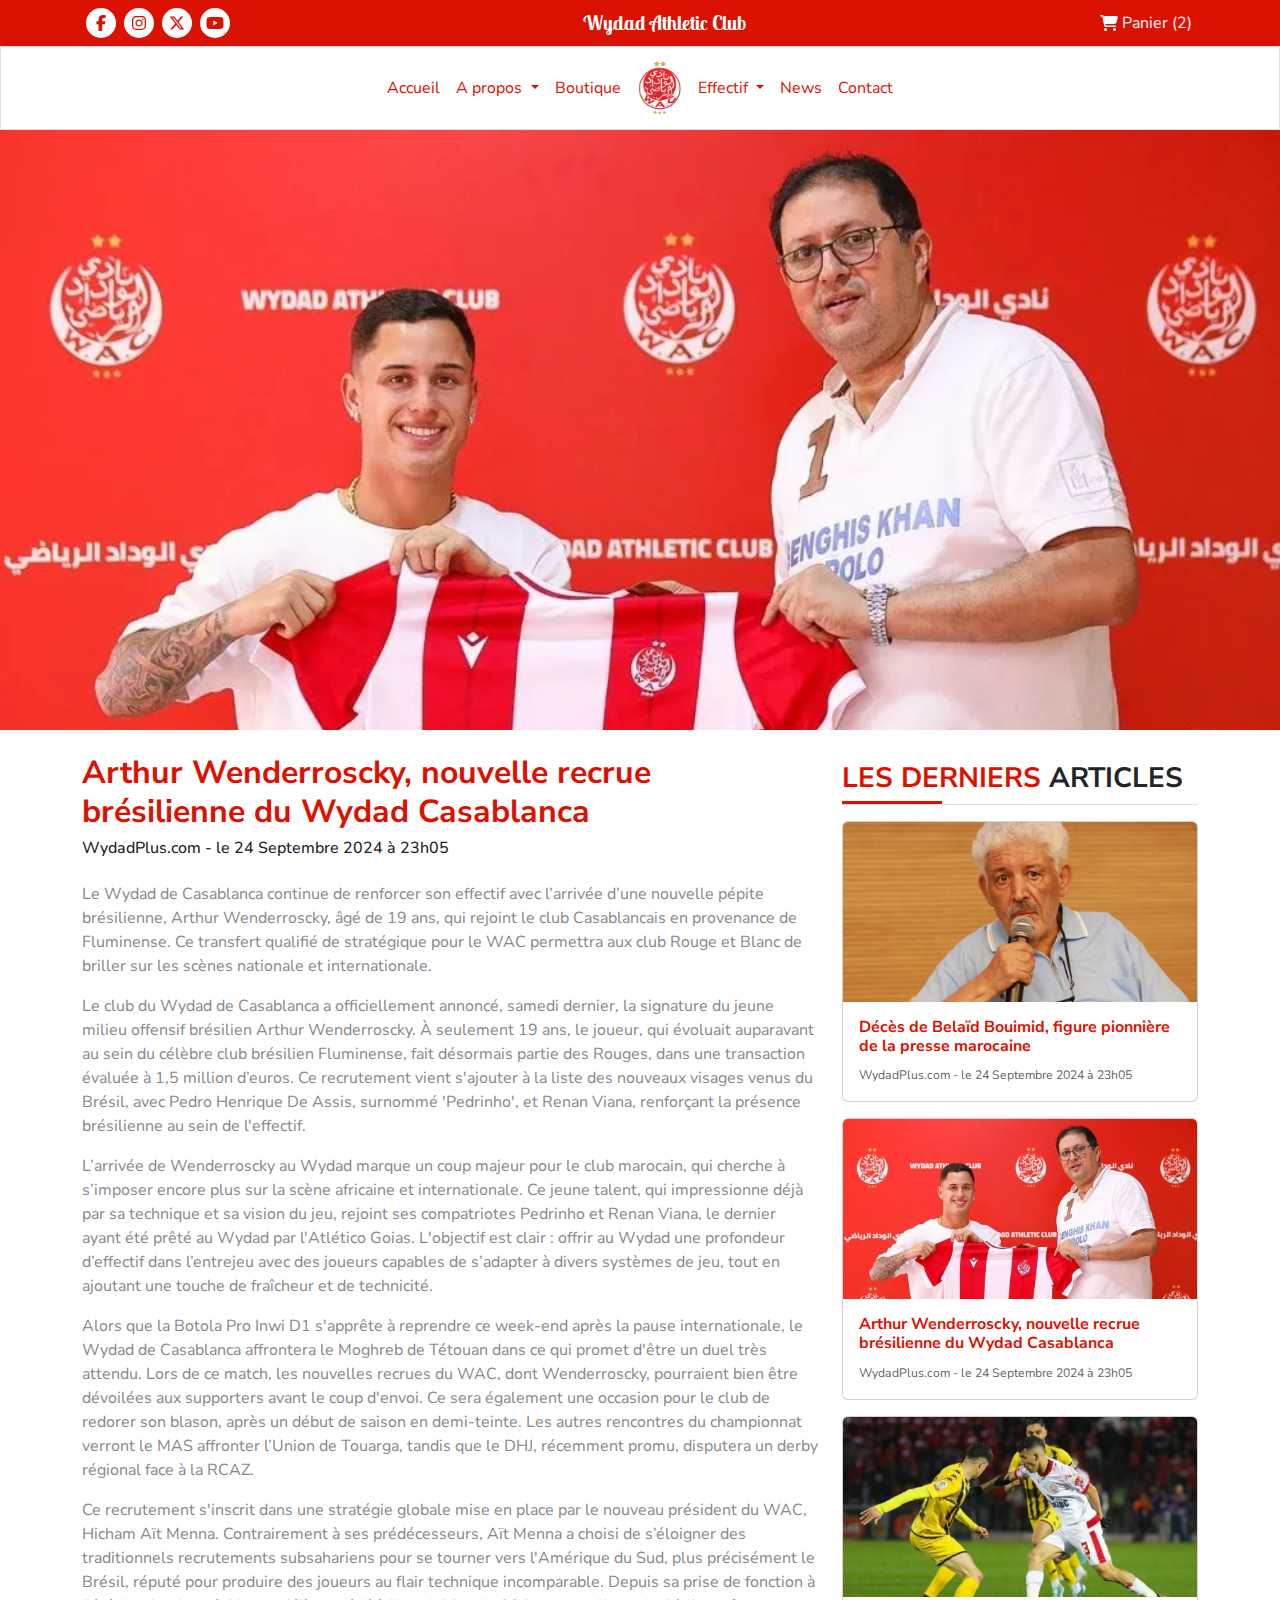
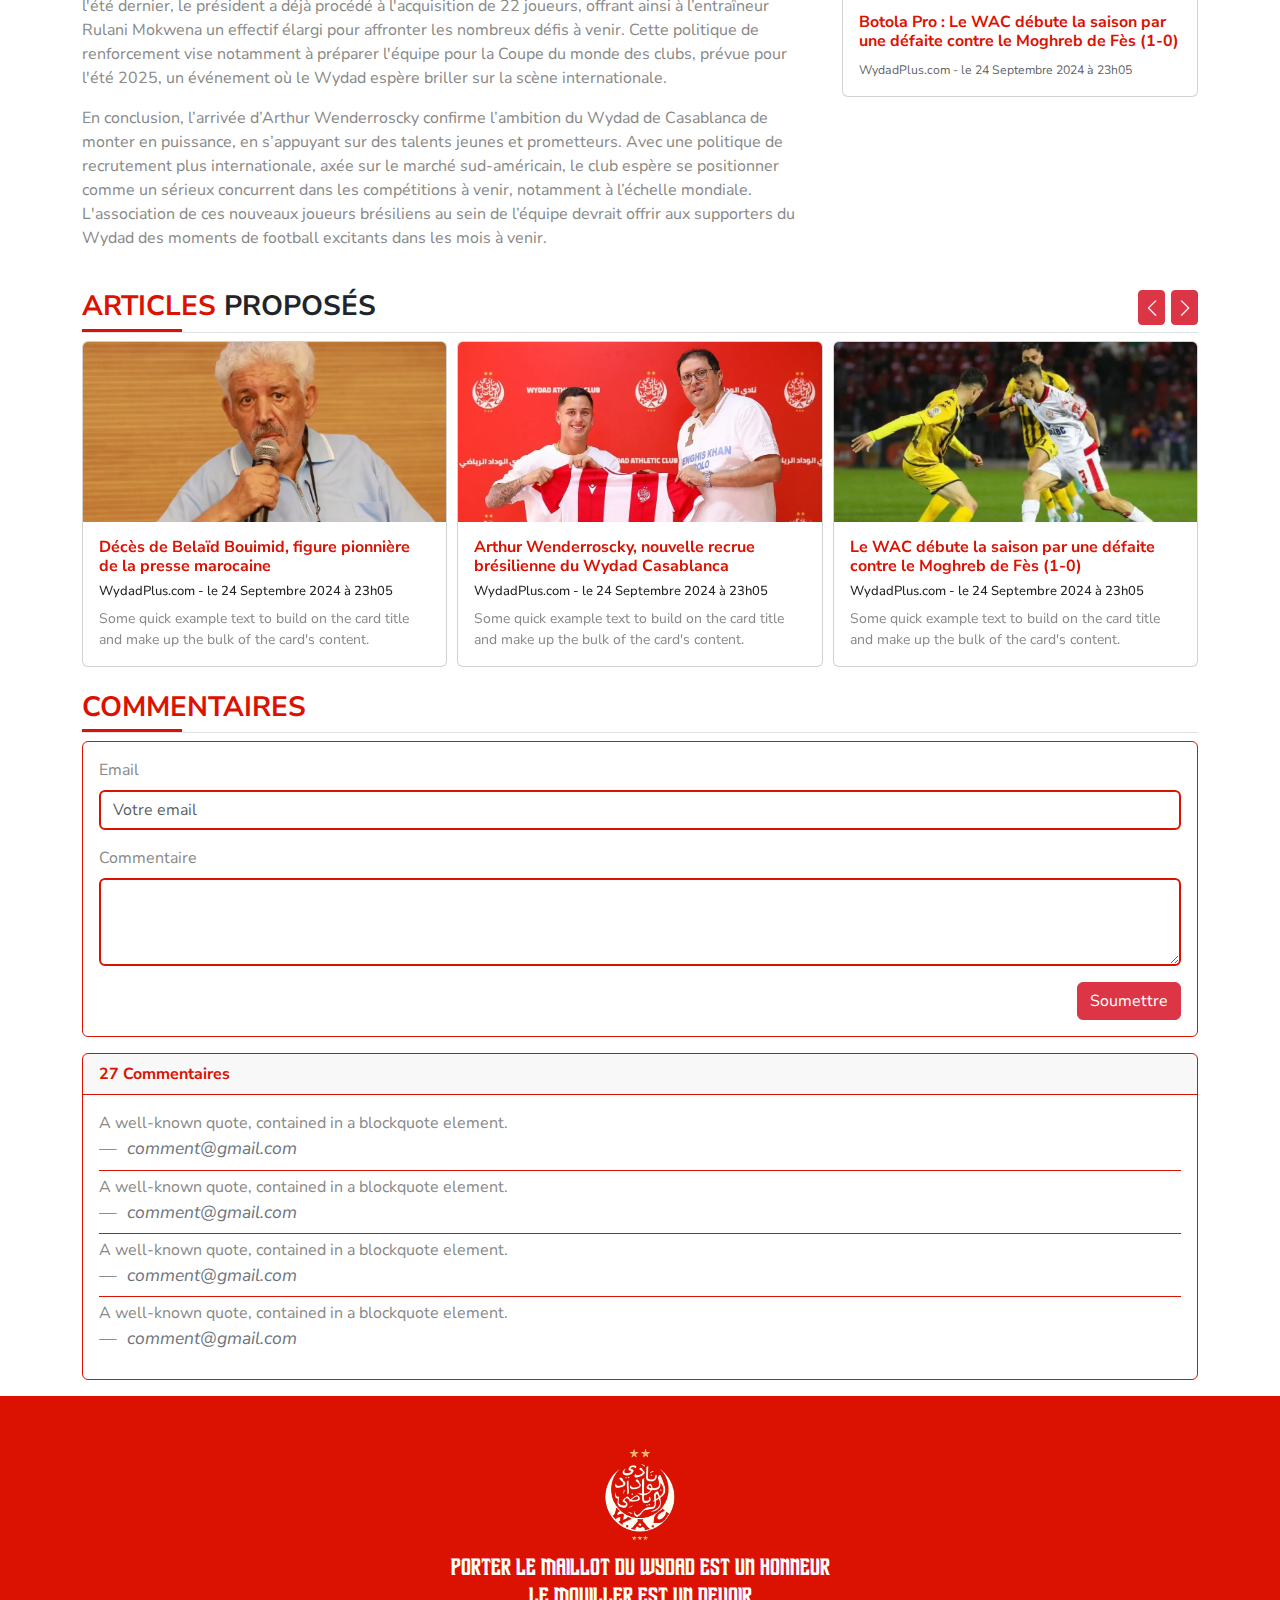
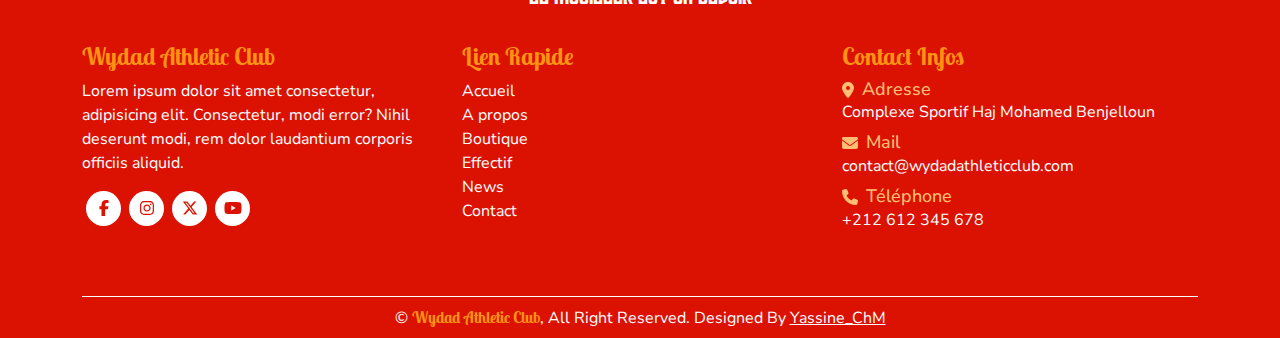
<file: single-blog.html>
<!DOCTYPE html>
<html lang="en">
  <head>
    <meta charset="UTF-8" />
    <meta name="viewport" content="width=device-width, initial-scale=1.0" />

    <!-- website title -->
    <title>Wydad Athletic Club</title>

    <!-- website icon -->
    <link rel="icon" href="assets/images/logo/logo.svg" />

    <!-- link to files css -->
    <link rel="stylesheet" href="assets/css/bootstrap.min.css" />
    <link rel="stylesheet" href="assets/css/bootstrap.min.css.map" />
    <link rel="stylesheet" href="assets/css/style.css" />
    <link rel="stylesheet" href="assets/css/all.min.css" />
    <link rel="stylesheet" href="assets/css/swiper-bundle.min.css" />
  </head>
  <body>
    <div
      class="position-fixed top-0 w-100 h-100 d-flex align-items-center justify-content-center bg-white"
      id="loader-container"
    >
      <span class="loader"></span>
    </div>

    <div class="bg-overlay" onclick="close_cart()"></div>

    <!-- start navbar -->
    <nav>
      <div class="top-nav bg-red text-white py-2">
        <div
          class="container d-flex flex-wrap justify-content-between align-items-center"
        >
          <ul class="social-link d-flex ps-0 mb-0">
            <a href="https://www.facebook.com/WACofficiel/" target="_blank"
              ><li class="mx-1"><i class="fa-brands fa-facebook-f"></i></li
            ></a>
            <a href="https://www.instagram.com/wacofficiel/" target="_blank"
              ><li class="mx-1"><i class="fa-brands fa-instagram"></i></li
            ></a>
            <a href="https://x.com/WACofficiel" target="_blank"
              ><li class="mx-1"><i class="fa-brands fa-x-twitter"></i></li
            ></a>
            <a href="https://www.youtube.com/@WACofficiel" target="_blank"
              ><li class="mx-1"><i class="fa-brands fa-youtube"></i></li
            ></a>
          </ul>
          <a href="index.html">
            <h1
              class="mb-0 d-none d-sm-block fs-5 fw-bold second-font-family text-white text-capitalize"
            >
              wydad athletic club
            </h1></a
          >
          <button
            onclick="open_cart()"
            type="button"
            class="bg-transparent text-white text-capitalize border-0 d-flex align-items-center"
          >
            <i class="fa-solid fa-cart-shopping"></i>
            <span class="ms-1">panier (2)</span>
          </button>
        </div>
      </div>

      <div
        class="main-navbar navbar navbar-expand-lg bg-white border border-bottom-1"
      >
        <div class="container">
          <a class="navbar-brand d-block d-lg-none border-0" href="index.html">
            <img src="assets/images/logo/logo.svg" alt="logo" />
          </a>
          <button
            class="icon-menu d-block d-lg-none bg-transparent border border-0"
            type="button"
            data-bs-toggle="collapse"
            data-bs-target="#navbarSupportedContent"
            aria-controls="navbarSupportedContent"
            aria-expanded="false"
            aria-label="Toggle navigation"
          >
            <i class="fa-solid fa-bars"></i>
          </button>
          <div class="collapse navbar-collapse" id="navbarSupportedContent">
            <ul class="navbar-nav mx-auto">
              <li class="nav-item my-auto">
                <a
                  class="nav-link text-red"
                  aria-current="page"
                  href="index.html"
                  >Accueil</a
                >
              </li>
              <li class="nav-item dropdown my-auto">
                <a
                  class="nav-link text-red dropdown-toggle"
                  href="#"
                  role="button"
                  data-bs-toggle="dropdown"
                  aria-expanded="false"
                >
                  A propos
                </a>
                <ul class="dropdown-menu">
                  <li>
                    <a class="dropdown-item text-red" href="history.html"
                      >Histoire</a
                    >
                  </li>
                  <li>
                    <a class="dropdown-item text-red" href="palmares.html"
                      >Palmares</a
                    >
                  </li>
                </ul>
              </li>
              <li class="nav-item my-auto">
                <a class="nav-link text-red" href="shop.html">Boutique</a>
              </li>
              <a class="navbar-brand d-none d-lg-block mx-2" href="index.html">
                <img src="assets/images/logo/logo.svg" alt="logo" />
              </a>
              <li class="nav-item dropdown my-auto">
                <a
                  class="nav-link text-red dropdown-toggle"
                  href="#"
                  role="button"
                  data-bs-toggle="dropdown"
                  aria-expanded="false"
                >
                  Effectif
                </a>
                <ul class="dropdown-menu">
                  <li>
                    <a class="dropdown-item text-red" href="effectif.html"
                      >Tout</a
                    >
                  </li>
                  <li>
                    <a class="dropdown-item text-red" href="president.html"
                      >Président</a
                    >
                  </li>
                  <li>
                    <a class="dropdown-item text-red" href="coach.html"
                      >Entraîneur</a
                    >
                  </li>
                  <li>
                    <a class="dropdown-item text-red" href="players.html"
                      >Joueurs</a
                    >
                  </li>
                </ul>
              </li>
              <li class="nav-item my-auto">
                <a class="nav-link text-red" href="news.html">News</a>
              </li>
              <li class="nav-item my-auto">
                <a class="nav-link text-red" href="contact.html">Contact</a>
              </li>
            </ul>
          </div>
        </div>
      </div>
    </nav>
    <!-- end navbar -->

    <!-- start cart -->
    <div
      class="cart bg-white d-flex flex-column justify-content-between"
      id="cart"
    >
      <div
        class="top-cart d-flex justify-content-between align-items-center border-bottom"
      >
        <div class="close-cart bg-white p-2 border-end" onclick="close_cart()">
          <i class="fa-solid fa-xmark"></i>
        </div>
        <h4 class="my-auto fs-6 fw-bold text-uppercase">panier</h4>
        <div class="count-item">
          <span class="bg-white fw-bold p-2 border-start">2</span>
        </div>
      </div>

      <div class="items-in-cart px-2 py-3 h-100 overflow-y-auto">
        <div
          class="single-item-in-cart d-flex align-items-start border-bottom py-1"
        >
          <a
            href="single-product.html"
            class="product-img w-25 me-2 position-relative"
          >
            <img
              src="assets/images/products/product-1.webp"
              alt="product-img"
              class="main-img w-100"
            />
            <img
              class="img-hover"
              src="assets/images/product-details/product-details-1-1.webp"
              alt=""
              class="w-100"
            />
          </a>
          <div class="product-details me-2">
            <a href="single-product.html"
              ><h6>Maillot de match extérieur Wydad Casablanca 2023/24</h6></a
            >
            <ul class="mb-0 ps-0">
              <li>QTY: 1</li>
              <li>750.00 Dhs</li>
            </ul>
          </div>
          <div class="delete-item">
            <i class="fa-solid fa-trash-can"></i>
          </div>
        </div>

        <div
          class="single-item-in-cart d-flex align-items-start border-bottom py-1"
        >
          <a
            href="single-product.html"
            class="product-img w-25 me-2 position-relative"
          >
            <img
              src="assets/images/products/product-2.webp"
              alt="product-img"
              class="main-img w-100"
            />
            <img
              class="img-hover"
              src="assets/images/product-details/product-details-2-1.webp"
              alt=""
              class="w-100"
            />
          </a>
          <div class="product-details me-2">
            <a href="single-product.html"
              ><h6>Troisième maillot de match Wydad Casablanca 2023/24</h6></a
            >
            <ul class="mb-0 ps-0">
              <li>QTY: 1</li>
              <li>750.00 Dhs</li>
            </ul>
          </div>
          <div class="delete-item">
            <i class="fa-solid fa-trash-can"></i>
          </div>
        </div>
      </div>

      <div class="bottom-cart">
        <div
          class="total-price bg-white px-2 py-3 border-top d-flex justify-content-between"
        >
          <h6 class="my-auto fw-bold text-capitalize">total :</h6>
          <h6 class="my-auto fw-bold text-red">1500.00 Dhs</h6>
        </div>
        <div
          class="btn-cart px-2 py-2 py-sm-3 bg-red d-flex justify-content-center"
        >
          <a href="checkout.html" class="mx-auto fs-6 fw-bold text-white text-uppercase"
            >checkout</a
          >
        </div>
      </div>
    </div>
    <!-- end cart -->

    <div class="img-blog">
      <img
        src="assets/images/news/Arthur-Wenderroscky-nouvelle-recrue-bresilienne-du-Wydad-Casablanca-1727175786777.webp"
        alt=""
        class="w-100"
      />
    </div>

    <div class="main-blog">
      <div class="container">
        <div class="mt-4">
          <div class="row">
            <div class="col-lg-8">
              <div class="mb-4">
                <h1 class="fs-2 fw-bold text-red">
                  Arthur Wenderroscky, nouvelle recrue brésilienne du Wydad
                  Casablanca
                </h1>
                <h4 class="fs-6">
                  WydadPlus.com - le 24 Septembre 2024 à 23h05
                </h4>
              </div>
              <p>
                Le Wydad de Casablanca continue de renforcer son effectif avec
                l’arrivée d’une nouvelle pépite brésilienne, Arthur
                Wenderroscky, âgé de 19 ans, qui rejoint le club Casablancais en
                provenance de Fluminense. Ce transfert qualifié de stratégique
                pour le WAC permettra aux club Rouge et Blanc de briller sur les
                scènes nationale et internationale.
              </p>
              <p>
                Le club du Wydad de Casablanca a officiellement annoncé, samedi
                dernier, la signature du jeune milieu offensif brésilien Arthur
                Wenderroscky. À seulement 19 ans, le joueur, qui évoluait
                auparavant au sein du célèbre club brésilien Fluminense, fait
                désormais partie des Rouges, dans une transaction évaluée à 1,5
                million d’euros. Ce recrutement vient s'ajouter à la liste des
                nouveaux visages venus du Brésil, avec Pedro Henrique De Assis,
                surnommé 'Pedrinho', et Renan Viana, renforçant la présence
                brésilienne au sein de l'effectif.
              </p>
              <p>
                L’arrivée de Wenderroscky au Wydad marque un coup majeur pour le
                club marocain, qui cherche à s’imposer encore plus sur la scène
                africaine et internationale. Ce jeune talent, qui impressionne
                déjà par sa technique et sa vision du jeu, rejoint ses
                compatriotes Pedrinho et Renan Viana, le dernier ayant été prêté
                au Wydad par l'Atlético Goias. L'objectif est clair : offrir au
                Wydad une profondeur d’effectif dans l’entrejeu avec des joueurs
                capables de s’adapter à divers systèmes de jeu, tout en ajoutant
                une touche de fraîcheur et de technicité.
              </p>
              <p>
                Alors que la Botola Pro Inwi D1 s'apprête à reprendre ce
                week-end après la pause internationale, le Wydad de Casablanca
                affrontera le Moghreb de Tétouan dans ce qui promet d'être un
                duel très attendu. Lors de ce match, les nouvelles recrues du
                WAC, dont Wenderroscky, pourraient bien être dévoilées aux
                supporters avant le coup d'envoi. Ce sera également une occasion
                pour le club de redorer son blason, après un début de saison en
                demi-teinte. Les autres rencontres du championnat verront le MAS
                affronter l’Union de Touarga, tandis que le DHJ, récemment
                promu, disputera un derby régional face à la RCAZ.
              </p>
              <p>
                Ce recrutement s'inscrit dans une stratégie globale mise en
                place par le nouveau président du WAC, Hicham Aït Menna.
                Contrairement à ses prédécesseurs, Aït Menna a choisi de
                s’éloigner des traditionnels recrutements subsahariens pour se
                tourner vers l'Amérique du Sud, plus précisément le Brésil,
                réputé pour produire des joueurs au flair technique
                incomparable. Depuis sa prise de fonction à l'été dernier, le
                président a déjà procédé à l'acquisition de 22 joueurs, offrant
                ainsi à l’entraîneur Rulani Mokwena un effectif élargi pour
                affronter les nombreux défis à venir. Cette politique de
                renforcement vise notamment à préparer l'équipe pour la Coupe du
                monde des clubs, prévue pour l'été 2025, un événement où le
                Wydad espère briller sur la scène internationale.
              </p>
              <p>
                En conclusion, l’arrivée d’Arthur Wenderroscky confirme
                l’ambition du Wydad de Casablanca de monter en puissance, en
                s’appuyant sur des talents jeunes et prometteurs. Avec une
                politique de recrutement plus internationale, axée sur le marché
                sud-américain, le club espère se positionner comme un sérieux
                concurrent dans les compétitions à venir, notamment à l’échelle
                mondiale. L'association de ces nouveaux joueurs brésiliens au
                sein de l’équipe devrait offrir aux supporters du Wydad des
                moments de football excitants dans les mois à venir.
              </p>
            </div>
            <div class="col-lg-4">
              <h1
                class="title-product-sec py-2 mb-3 fs-3 fw-bolder text-uppercase border-bottom position-relative"
              >
                <span class="text-red">les Derniers</span> articles
              </h1>
              <div class="blogs">
                <div class="card mb-3 single-blog w-100">
                  <a href="single-blog.html">
                    <img
                      src="assets/images/news/Deces-de-Belaid-Bouimid-figure-pionniere-de-la-presse-marocaine-1727211950354.webp"
                      class="card-img-top blog-popular-img"
                      alt="..."
                    />
                  </a>
                  <div class="card-body">
                    <a href="single-blog.html">
                      <h5 class="card-title text-red fs-6 fw-bold">
                        Décès de Belaïd Bouimid, figure pionnière de la presse
                        marocaine
                      </h5>
                    </a>
                    <p class="card-text">
                      <small class="text-body-secondary"
                        >WydadPlus.com - le 24 Septembre 2024 à 23h05</small
                      >
                    </p>
                  </div>
                </div>
                <div class="card mb-3 single-blog w-100">
                  <a href="single-blog.html">
                    <img
                      src="assets/images/news/Arthur-Wenderroscky-nouvelle-recrue-bresilienne-du-Wydad-Casablanca-1727175786777.webp"
                      class="card-img-top blog-popular-img"
                      alt="..."
                    />
                  </a>
                  <div class="card-body">
                    <a href="#">
                      <h5 class="card-title text-red fs-6 fw-bold">
                        Arthur Wenderroscky, nouvelle recrue brésilienne du
                        Wydad Casablanca
                      </h5>
                    </a>
                    <p class="card-text">
                      <small class="text-body-secondary"
                        >WydadPlus.com - le 24 Septembre 2024 à 23h05</small
                      >
                    </p>
                  </div>
                </div>
                <div class="card mb-3 single-blog w-100">
                  <a href="single-blog.html">
                    <img
                      src="assets/images/news/undefined-1725061593883.webp"
                      class="card-img-top blog-popular-img"
                      alt="..."
                    />
                  </a>
                  <div class="card-body">
                    <a href="single-blog.html">
                      <h5 class="card-title text-red fs-6 fw-bold">
                        Botola Pro : Le WAC débute la saison par une défaite
                        contre le Moghreb de Fès (1-0)
                      </h5>
                    </a>
                    <p class="card-text">
                      <small class="text-body-secondary"
                        >WydadPlus.com - le 24 Septembre 2024 à 23h05</small
                      >
                    </p>
                  </div>
                </div>
              </div>
            </div>
          </div>
        </div>
      </div>
    </div>

    <section class="my-3">
      <div class="container">
        <div class="blogs-swp mySwiper position-relative overflow-hidden">
          <h1
            class="title-product-sec py-2 fs-3 fw-bolder text-uppercase border-bottom position-relative"
          >
            <span class="text-red">Articles</span> proposés
          </h1>
          <div class="swiper-wrapper blogs">
            <div class="swiper-slide card single-blog">
              <a href="single-blog.html">
                <img
                  src="assets/images/news/Deces-de-Belaid-Bouimid-figure-pionniere-de-la-presse-marocaine-1727211950354.webp"
                  class="card-img-top blog-propose-img"
                  alt="..."
                />
              </a>
              <div class="card-body">
                <a href="single-blog.html">
                  <h5 class="card-title text-red fs-6 fw-bold">
                    Décès de Belaïd Bouimid, figure pionnière de la presse
                    marocaine
                  </h5>
                </a>
                <h6>WydadPlus.com - le 24 Septembre 2024 à 23h05</h6>
                <p class="card-text">
                  Some quick example text to build on the card title and make up
                  the bulk of the card's content.
                </p>
              </div>
            </div>

            <div class="swiper-slide card single-blog">
              <a href="single-blog.html">
                <img
                  src="assets/images/news/Arthur-Wenderroscky-nouvelle-recrue-bresilienne-du-Wydad-Casablanca-1727175786777.webp"
                  class="card-img-top blog-propose-img"
                  alt="..."
                />
              </a>
              <div class="card-body">
                <a href="single-blog.html">
                  <h5 class="card-title text-red fs-6 fw-bold">
                    Arthur Wenderroscky, nouvelle recrue brésilienne du Wydad
                    Casablanca
                  </h5>
                </a>
                <h6>WydadPlus.com - le 24 Septembre 2024 à 23h05</h6>
                <p class="card-text">
                  Some quick example text to build on the card title and make up
                  the bulk of the card's content.
                </p>
              </div>
            </div>

            <div class="swiper-slide card single-blog">
              <a href="single-blog.html">
                <img
                  src="assets/images/news/undefined-1725061593883.webp"
                  class="card-img-top blog-propose-img"
                  alt="..."
                />
              </a>
              <div class="card-body">
                <a href="single-blog.html">
                  <h5 class="card-title text-red fs-6 fw-bold">
                    Le WAC débute la saison par une défaite contre le Moghreb de
                    Fès (1-0)
                  </h5>
                </a>
                <h6>WydadPlus.com - le 24 Septembre 2024 à 23h05</h6>
                <p class="card-text">
                  Some quick example text to build on the card title and make up
                  the bulk of the card's content.
                </p>
              </div>
            </div>

            <div class="swiper-slide card single-blog">
              <a href="single-blog.html">
                <img
                  src="assets/images/news/Amical-Le-WAC-et-le-Club-Africain-font-match-nul-1-1-1723419706630.webp"
                  class="card-img-top blog-propose-img"
                  alt="..."
                />
              </a>
              <div class="card-body">
                <a href="shop.html">
                  <h5 class="card-title text-red fs-6 fw-bold">
                    Amical : Le WAC et le Club Africain font match nul (1-1)
                  </h5>
                </a>
                <h6>WydadPlus.com - le 24 Septembre 2024 à 23h05</h6>
                <p class="card-text">
                  Some quick example text to build on the card title and make up
                  the bulk of the card's content.
                </p>
              </div>
            </div>

            <div class="swiper-slide card single-blog">
              <a href="#">
                <img
                  src="assets/images/news/Un-mercto-rationnel-pour-le-Wydad-Athletic-Club.jpeg"
                  class="card-img-top blog-propose-img"
                  alt="..."
                />
              </a>
              <div class="card-body">
                <a href="#">
                  <h5 class="card-title text-red fs-6 fw-bold">
                    Un mercto rationnel pour le Wydad Athletic Club
                  </h5>
                </a>
                <h6>WydadPlus.com - le 24 Septembre 2024 à 23h05</h6>
                <p class="card-text">
                  Some quick example text to build on the card title and make up
                  the bulk of the card's content.
                </p>
              </div>
            </div>
          </div>

          <div class="swiper-button-prev btn btn-danger btn-sm"></div>
          <div class="swiper-button-next btn btn-danger btn-sm"></div>
        </div>
      </div>
    </section>

    <div class="my-3">
      <div class="container">
        <h1
          class="title-product-sec py-2 fs-3 fw-bolder text-uppercase border-bottom position-relative"
        >
          <span class="text-red">Commentaires</span>
        </h1>
        <div class="card comment-card p-3">
          <div class="mb-3">
            <label for="email" class="form-label">Email</label>
            <input
              type="email"
              class="form-control"
              id="email"
              placeholder="Votre email"
            />
          </div>
          <div class="mb-3">
            <label for="comments" class="form-label">Commentaire</label>
            <textarea class="form-control" id="comments" rows="3"></textarea>
          </div>
          <button class="btn btn-danger ms-auto">Soumettre</button>
        </div>
        <div class="card old-comments mt-3">
          <div class="card-header text-red fw-bold">27 Commentaires</div>
          <div class="card-body">
            <blockquote class="blockquote pb-2 mb-1 border-bottom">
              <p class="fs-6">
                A well-known quote, contained in a blockquote element.
              </p>
              <footer class="blockquote-footer fst-italic">
                comment@gmail.com
              </footer>
            </blockquote>
            <blockquote class="blockquote pb-2 mb-1 border-bottom">
              <p class="fs-6">
                A well-known quote, contained in a blockquote element.
              </p>
              <footer class="blockquote-footer fst-italic">
                comment@gmail.com
              </footer>
            </blockquote>
            <blockquote class="blockquote pb-2 mb-1 border-bottom">
              <p class="fs-6">
                A well-known quote, contained in a blockquote element.
              </p>
              <footer class="blockquote-footer fst-italic">
                comment@gmail.com
              </footer>
            </blockquote>
            <blockquote class="blockquote pb-2 mb-1 border-bottom">
              <p class="fs-6">
                A well-known quote, contained in a blockquote element.
              </p>
              <footer class="blockquote-footer fst-italic">
                comment@gmail.com
              </footer>
            </blockquote>
          </div>
        </div>
      </div>
    </div>

    <footer class="bg-red">
      <div class="container">
        <div class="py-5">
          <div class="mb-4 d-flex flex-column align-items-center">
            <a href="index.html"
              ><img src="assets/images/logo/white-logo.svg" alt=""
            /></a>
            <h1 class="mt-2 fs-4 text-white text-center third-font-family">
              Porter le maillot du Wydad est un honneur <br />
              Le mouiller est un devoir
            </h1>
          </div>
          <div class="main-footer mt-2 row">
            <div class="col-12 col-sm-6 col-lg-4">
              <h3
                class="fs-4 fw-bold text-yellow text-capitalize second-font-family"
              >
                wydad athletic club
              </h3>
              <p class="fs-6 text-white">
                Lorem ipsum dolor sit amet consectetur, adipisicing elit.
                Consectetur, modi error? Nihil deserunt modi, rem dolor
                laudantium corporis officiis aliquid.
              </p>
              <ul class="social-link d-flex ps-0">
                <a href="https://www.facebook.com/WACofficiel/" target="_blank"
                  ><li class="mx-1"><i class="fa-brands fa-facebook-f"></i></li
                ></a>
                <a href="https://www.instagram.com/wacofficiel/" target="_blank"
                  ><li class="mx-1"><i class="fa-brands fa-instagram"></i></li
                ></a>
                <a href="https://x.com/WACofficiel" target="_blank"
                  ><li class="mx-1"><i class="fa-brands fa-x-twitter"></i></li
                ></a>
                <a href="https://www.youtube.com/@WACofficiel" target="_blank"
                  ><li class="mx-1"><i class="fa-brands fa-youtube"></i></li
                ></a>
              </ul>
            </div>
            <div class="col-12 col-sm-6 col-lg-4">
              <h3
                class="fs-4 fw-bold text-yellow text-capitalize second-font-family"
              >
                lien rapide
              </h3>
              <ul class="ps-0 quick-link">
                <a href="index.html"><li class="text-white">Accueil</li></a>
                <a href="history.html"><li class="text-white">A propos</li></a>
                <a href="shop.html"><li class="text-white">Boutique</li></a>
                <a href="effectif.html"><li class="text-white">Effectif</li></a>
                <a href="news.html"><li class="text-white">News</li></a>
                <a href="contact.html"><li class="text-white">Contact</li></a>
              </ul>
            </div>
            <div class="col-12 col-sm-6 col-lg-4">
              <h3
                class="fs-4 fw-bold text-yellow text-capitalize second-font-family"
              >
                Contact infos
              </h3>
              <ul class="contact-info ps-0">
                <li class="mb-2">
                  <div class="contact-info-title d-flex align-items-center">
                    <i class="fa-solid fa-location-dot"></i>
                    <h5 class="ms-2 mb-0">Adresse</h5>
                  </div>
                  <p class="text-white mb-0">
                    Complexe Sportif Haj Mohamed Benjelloun
                  </p>
                </li>
                <li class="mb-2">
                  <div class="contact-info-title d-flex align-items-center">
                    <i class="fa-solid fa-envelope"></i>
                    <h5 class="ms-2 mb-0">Mail</h5>
                  </div>
                  <a
                    href="mailto:contact@wydadathleticclub.com"
                    class="text-white"
                    >contact@wydadathleticclub.com</a
                  >
                </li>
                <li class="mb-2">
                  <div class="contact-info-title d-flex align-items-center">
                    <i class="fa-solid fa-phone"></i>
                    <h5 class="ms-2 mb-0">Téléphone</h5>
                  </div>
                  <a href="tel:0612345678" class="text-white"
                    >+212 612 345 678</a
                  >
                </li>
              </ul>
            </div>
          </div>
        </div>

        <div class="footer-bottom py-2 border-top text-center">
          <p class="mb-0 text-white">
            &copy;
            <span class="fw-bold text-capitalize text-yellow second-font-family"
              >wydad athletic club</span
            >, All Right Reserved. Designed By
            <a href="https://yassine-chmarekh.vercel.app/" target="_blank" class="text-white text-decoration-underline"
              >Yassine_ChM</a
            >
          </p>
        </div>
      </div>
    </footer>

    <!-- link to files js -->
    <script src="assets/js/bootstrap.bundle.min.js"></script>
    <script src="assets/js/bootstrap.bundle.min.js.map"></script>
    <script src="assets/js/script.js"></script>
    <script src="assets/js/all.min.js"></script>
    <script src="assets/js/swiper-bundle.min.js"></script>
    <script src="assets/js/swiper.js"></script>
  </body>
</html>
</file>
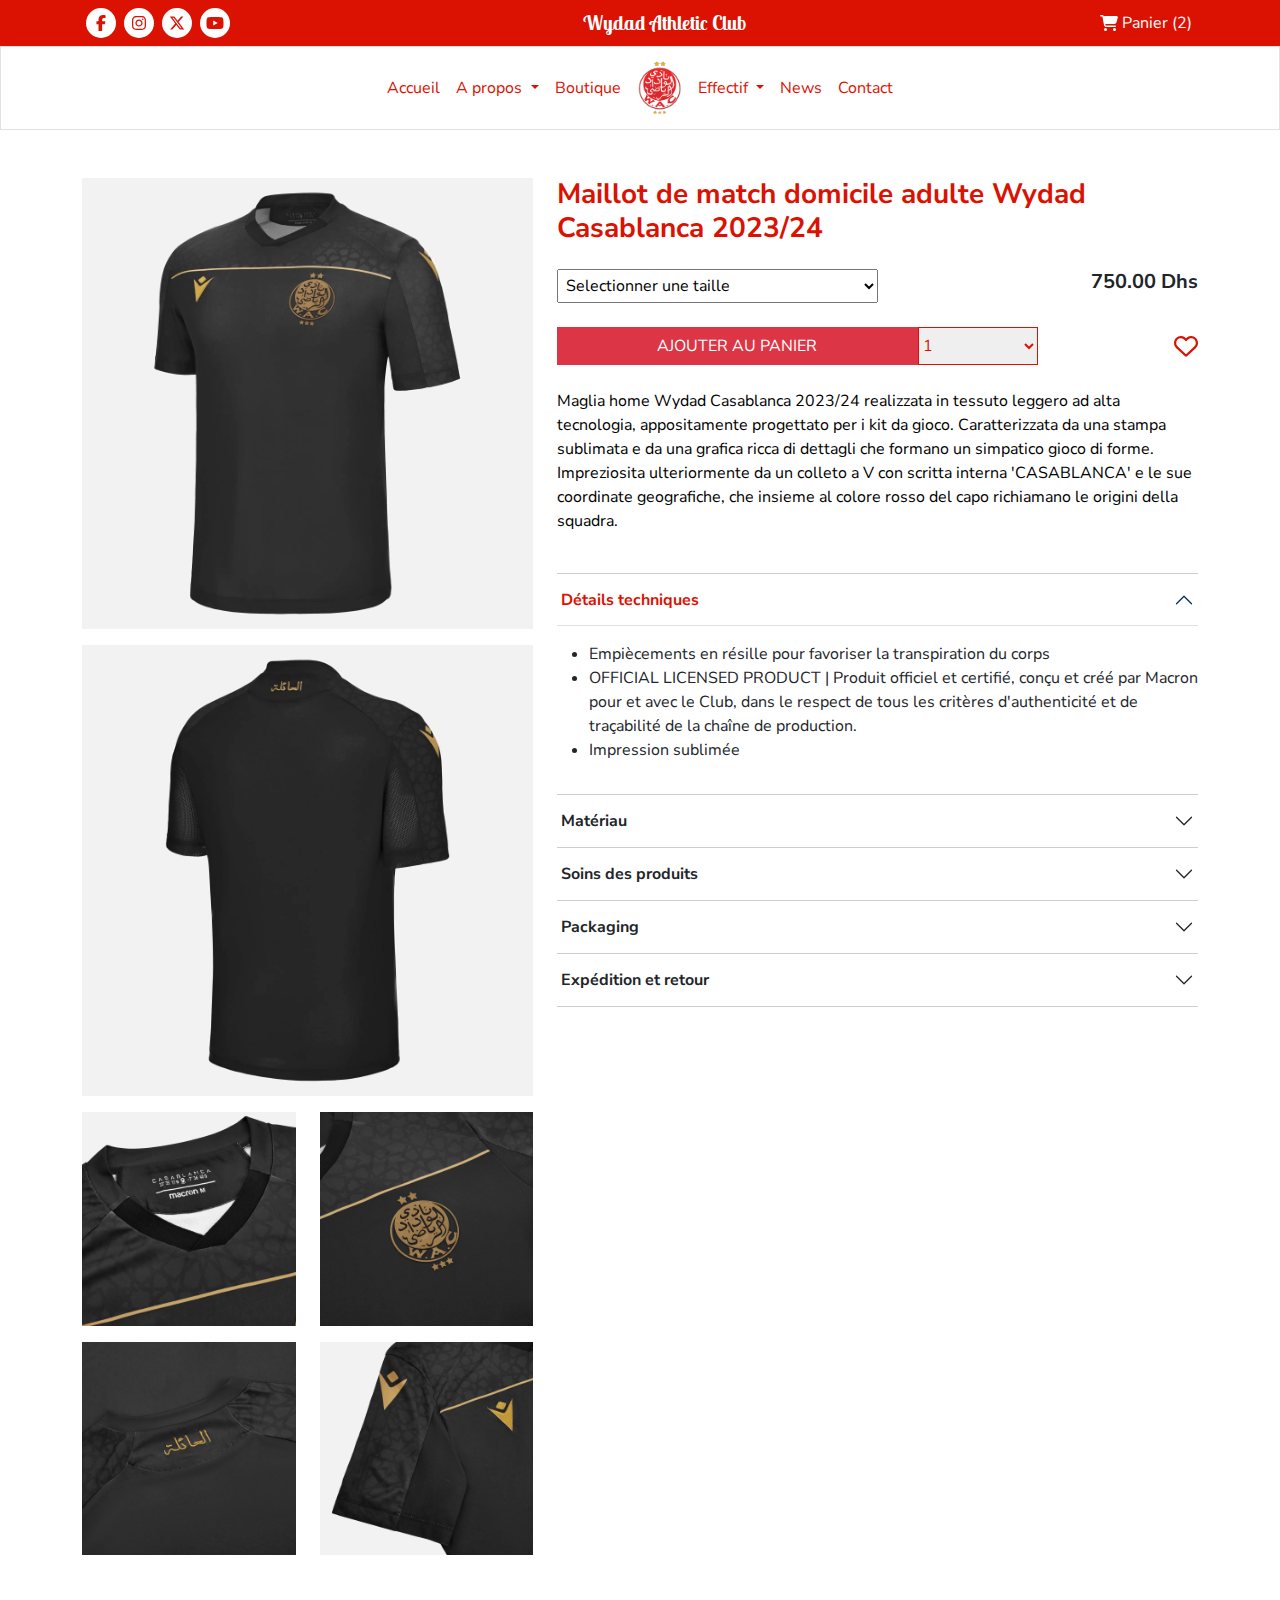
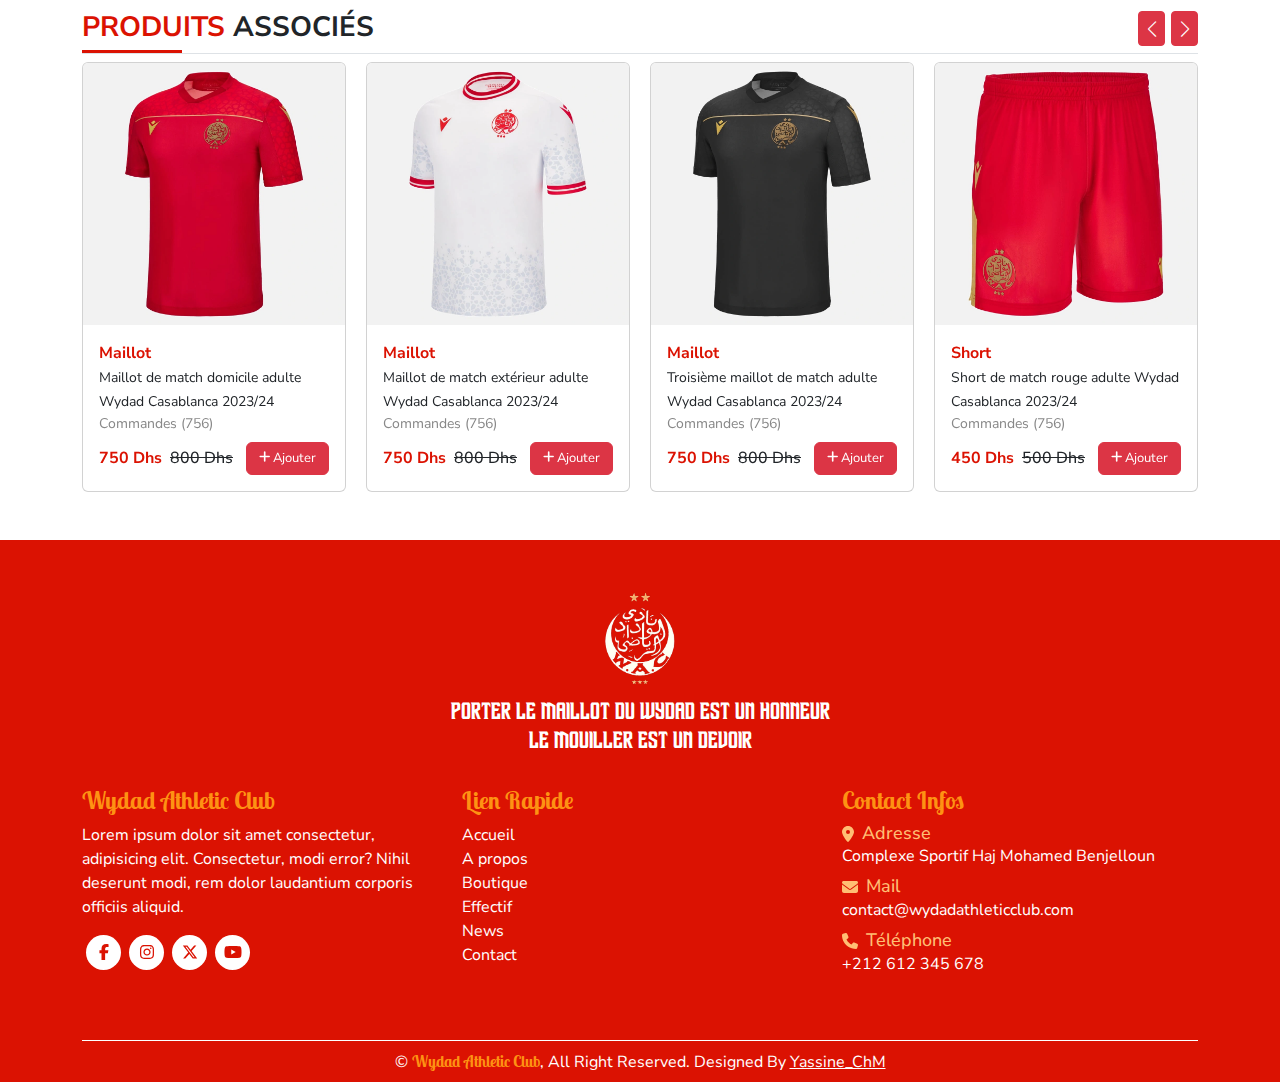
<file: single-product.html>
<!DOCTYPE html>
<html lang="en">
  <head>
    <meta charset="UTF-8" />
    <meta name="viewport" content="width=device-width, initial-scale=1.0" />

    <!-- website title -->
    <title>Wydad Athletic Club</title>

    <!-- website icon -->
    <link rel="icon" href="assets/images/logo/logo.svg" />

    <!-- link to files css -->
    <link rel="stylesheet" href="assets/css/bootstrap.min.css" />
    <link rel="stylesheet" href="assets/css/bootstrap.min.css.map" />
    <link rel="stylesheet" href="assets/css/style.css" />
    <link rel="stylesheet" href="assets/css/all.min.css" />
    <link rel="stylesheet" href="assets/css/swiper-bundle.min.css" />
  </head>
  <body>
    <div
      class="position-fixed top-0 w-100 h-100 d-flex align-items-center justify-content-center bg-white"
      id="loader-container"
    >
      <span class="loader"></span>
    </div>

    <div class="bg-overlay" onclick="close_cart()"></div>

    <!-- start navbar -->
    <nav>
      <div class="top-nav bg-red text-white py-2">
        <div
          class="container d-flex flex-wrap justify-content-between align-items-center"
        >
          <ul class="social-link d-flex ps-0 mb-0">
            <a href="https://www.facebook.com/WACofficiel/" target="_blank"
              ><li class="mx-1"><i class="fa-brands fa-facebook-f"></i></li
            ></a>
            <a href="https://www.instagram.com/wacofficiel/" target="_blank"
              ><li class="mx-1"><i class="fa-brands fa-instagram"></i></li
            ></a>
            <a href="https://x.com/WACofficiel" target="_blank"
              ><li class="mx-1"><i class="fa-brands fa-x-twitter"></i></li
            ></a>
            <a href="https://www.youtube.com/@WACofficiel" target="_blank"
              ><li class="mx-1"><i class="fa-brands fa-youtube"></i></li
            ></a>
          </ul>
          <a href="index.html">
            <h1
              class="mb-0 d-none d-sm-block fs-5 fw-bold second-font-family text-white text-capitalize"
            >
              wydad athletic club
            </h1></a
          >
          <button
            onclick="open_cart()"
            type="button"
            class="bg-transparent text-white text-capitalize border-0 d-flex align-items-center"
          >
            <i class="fa-solid fa-cart-shopping"></i>
            <span class="ms-1">panier (2)</span>
          </button>
        </div>
      </div>

      <div
        class="main-navbar navbar navbar-expand-lg bg-white border border-bottom-1"
      >
        <div class="container">
          <a class="navbar-brand d-block d-lg-none border-0" href="index.html">
            <img src="assets/images/logo/logo.svg" alt="logo" />
          </a>
          <button
            class="icon-menu d-block d-lg-none bg-transparent border border-0"
            type="button"
            data-bs-toggle="collapse"
            data-bs-target="#navbarSupportedContent"
            aria-controls="navbarSupportedContent"
            aria-expanded="false"
            aria-label="Toggle navigation"
          >
            <i class="fa-solid fa-bars"></i>
          </button>
          <div class="collapse navbar-collapse" id="navbarSupportedContent">
            <ul class="navbar-nav mx-auto">
              <li class="nav-item my-auto">
                <a
                  class="nav-link text-red"
                  aria-current="page"
                  href="index.html"
                  >Accueil</a
                >
              </li>
              <li class="nav-item dropdown my-auto">
                <a
                  class="nav-link text-red dropdown-toggle"
                  href="#"
                  role="button"
                  data-bs-toggle="dropdown"
                  aria-expanded="false"
                >
                  A propos
                </a>
                <ul class="dropdown-menu">
                  <li>
                    <a class="dropdown-item text-red" href="history.html"
                      >Histoire</a
                    >
                  </li>
                  <li>
                    <a class="dropdown-item text-red" href="palmares.html"
                      >Palmares</a
                    >
                  </li>
                </ul>
              </li>
              <li class="nav-item my-auto">
                <a class="nav-link text-red" href="shop.html">Boutique</a>
              </li>
              <a class="navbar-brand d-none d-lg-block mx-2" href="index.html">
                <img src="assets/images/logo/logo.svg" alt="logo" />
              </a>
              <li class="nav-item dropdown my-auto">
                <a
                  class="nav-link text-red dropdown-toggle"
                  href="#"
                  role="button"
                  data-bs-toggle="dropdown"
                  aria-expanded="false"
                >
                  Effectif
                </a>
                <ul class="dropdown-menu">
                  <li>
                    <a class="dropdown-item text-red" href="effectif.html"
                      >Tout</a
                    >
                  </li>
                  <li>
                    <a class="dropdown-item text-red" href="president.html"
                      >Président</a
                    >
                  </li>
                  <li>
                    <a class="dropdown-item text-red" href="coach.html"
                      >Entraîneur</a
                    >
                  </li>
                  <li>
                    <a class="dropdown-item text-red" href="players.html"
                      >Joueurs</a
                    >
                  </li>
                </ul>
              </li>
              <li class="nav-item my-auto">
                <a class="nav-link text-red" href="news.html">News</a>
              </li>
              <li class="nav-item my-auto">
                <a class="nav-link text-red" href="contact.html">Contact</a>
              </li>
            </ul>
          </div>
        </div>
      </div>
    </nav>
    <!-- end navbar -->

    <!-- start cart -->
    <div
      class="cart bg-white d-flex flex-column justify-content-between"
      id="cart"
    >
      <div
        class="top-cart d-flex justify-content-between align-items-center border-bottom"
      >
        <div class="close-cart bg-white p-2 border-end" onclick="close_cart()">
          <i class="fa-solid fa-xmark"></i>
        </div>
        <h4 class="my-auto fs-6 fw-bold text-uppercase">panier</h4>
        <div class="count-item">
          <span class="bg-white fw-bold p-2 border-start">2</span>
        </div>
      </div>

      <div class="items-in-cart px-2 py-3 h-100 overflow-y-auto">
        <div
          class="single-item-in-cart d-flex align-items-start border-bottom py-1"
        >
          <a
            href="single-product.html"
            class="product-img w-25 me-2 position-relative"
          >
            <img
              src="assets/images/products/product-1.webp"
              alt="product-img"
              class="main-img w-100"
            />
            <img
              class="img-hover"
              src="assets/images/product-details/product-details-1-1.webp"
              alt=""
              class="w-100"
            />
          </a>
          <div class="product-details me-2">
            <a href="single-product.html"
              ><h6>Maillot de match extérieur Wydad Casablanca 2023/24</h6></a
            >
            <ul class="mb-0 ps-0">
              <li>QTY: 1</li>
              <li>750.00 Dhs</li>
            </ul>
          </div>
          <div class="delete-item">
            <i class="fa-solid fa-trash-can"></i>
          </div>
        </div>

        <div
          class="single-item-in-cart d-flex align-items-start border-bottom py-1"
        >
          <a
            href="single-product.html"
            class="product-img w-25 me-2 position-relative"
          >
            <img
              src="assets/images/products/product-2.webp"
              alt="product-img"
              class="main-img w-100"
            />
            <img
              class="img-hover"
              src="assets/images/product-details/product-details-2-1.webp"
              alt=""
              class="w-100"
            />
          </a>
          <div class="product-details me-2">
            <a href="single-product.html"
              ><h6>Troisième maillot de match Wydad Casablanca 2023/24</h6></a
            >
            <ul class="mb-0 ps-0">
              <li>QTY: 1</li>
              <li>750.00 Dhs</li>
            </ul>
          </div>
          <div class="delete-item">
            <i class="fa-solid fa-trash-can"></i>
          </div>
        </div>
      </div>

      <div class="bottom-cart">
        <div
          class="total-price bg-white px-2 py-3 border-top d-flex justify-content-between"
        >
          <h6 class="my-auto fw-bold text-capitalize">total :</h6>
          <h6 class="my-auto fw-bold text-red">1500.00 Dhs</h6>
        </div>
        <div
          class="btn-cart px-2 py-2 py-sm-3 bg-red d-flex justify-content-center"
        >
          <a href="checkout.html" class="mx-auto fs-6 fw-bold text-white text-uppercase"
            >checkout</a
          >
        </div>
      </div>
    </div>
    <!-- end cart -->

    <div class="my-5">
      <div class="container">
        <div class="row">
          <div class="product-images-mobile d-block d-lg-none">
            <div
              class="product-images-mobile-swp mySwiper position-relative overflow-hidden"
            >
              <div class="swiper-wrapper all-product-images-mobile">
                <div class="swiper-slide single-product-images-mobile">
                  <img
                    src="assets/images/products/product-2.webp"
                    alt=""
                    class="w-100"
                  />
                </div>
                <div class="swiper-slide single-product-images-mobile">
                  <img
                    src="assets/images/product-details/product-details-2-1.webp"
                    alt=""
                    class="w-100"
                  />
                </div>
                <div class="swiper-slide single-product-images-mobile">
                  <img
                    src="assets/images/product-details/product-details-2-2.webp"
                    alt=""
                    class="w-100"
                  />
                </div>
                <div class="swiper-slide single-product-images-mobile">
                  <img
                    src="assets/images/product-details/product-details-2-3.webp"
                    alt=""
                    class="w-100"
                  />
                </div>
                <div class="swiper-slide single-product-images-mobile">
                  <img
                    src="assets/images/product-details/product-details-2-4.webp"
                    alt=""
                    class="w-100"
                  />
                </div>
                <div class="swiper-slide single-product-images-mobile">
                  <img
                    src="assets/images/product-details/product-details-2-5.webp"
                    alt=""
                    class="w-100"
                  />
                </div>
              </div>

              <div class="swiper-button-prev btn-swp"></div>
              <div class="swiper-button-next btn-swp"></div>
            </div>
          </div>
          <div
            class="product-images col-lg-5 d-none d-lg-block overflow-y-auto"
          >
            <div class="row">
              <div class="col-12 mb-3">
                <img
                  src="assets/images/products/product-2.webp"
                  alt=""
                  class="w-100"
                />
              </div>
              <div class="col-12 mb-3">
                <img
                  src="assets/images/product-details/product-details-2-1.webp"
                  alt=""
                  class="w-100"
                />
              </div>
              <div class="col-6 mb-3">
                <img
                  src="assets/images/product-details/product-details-2-2.webp"
                  alt=""
                  class="w-100"
                />
              </div>
              <div class="col-6 mb-3">
                <img
                  src="assets/images/product-details/product-details-2-3.webp"
                  alt=""
                  class="w-100"
                />
              </div>
              <div class="col-6">
                <img
                  src="assets/images/product-details/product-details-2-4.webp"
                  alt=""
                  class="w-100"
                />
              </div>
              <div class="col-6">
                <img
                  src="assets/images/product-details/product-details-2-5.webp"
                  alt=""
                  class="w-100"
                />
              </div>
            </div>
          </div>
          <div
            class="product-details mt-4 mt-lg-0 col-lg-7 d-flex flex-column gap-4"
          >
            <h1 class="mb-0 fs-3 fw-bold text-red">
              Maillot de match domicile adulte Wydad Casablanca 2023/24
            </h1>
            <div class="d-flex justify-content-between align-items-center">
              <select name="" id="" class="p-1 w-50 user-select-none">
                <option value="">Selectionner une taille</option>
                <option value="s">S</option>
                <option value="m">M</option>
                <option value="l">L</option>
                <option value="xl">XL</option>
                <option value="xxl">XXL</option>
                <option value="3xl">3XL</option>
                <option value="4xl">4XL</option>
              </select>
              <h3 class="fs-5 fw-bold">750.00 Dhs</h3>
            </div>
            <div class="d-flex justify-content-between align-items-center">
              <div class="w-75 d-flex">
                <button class="btn btn-danger text-uppercase rounded-0 w-75">
                  Ajouter au panier
                </button>
                <select name="" id="" class="quantity w-25 rounded-0">
                  <option value="1">1</option>
                  <option value="2">2</option>
                  <option value="3">3</option>
                  <option value="4">4</option>
                  <option value="5">5</option>
                </select>
              </div>

              <i class="fa-regular fa-heart fs-4 text-red add-wishlist"></i>
            </div>
            <p class="text-black">
              Maglia home Wydad Casablanca 2023/24 realizzata in tessuto leggero
              ad alta tecnologia, appositamente progettato per i kit da gioco.
              Caratterizzata da una stampa sublimata e da una grafica ricca di
              dettagli che formano un simpatico gioco di forme. Impreziosita
              ulteriormente da un colleto a V con scritta interna 'CASABLANCA' e
              le sue coordinate geografiche, che insieme al colore rosso del
              capo richiamano le origini della squadra.
            </p>
            <div class="accordion description-product" id="details-description">
              <div class="accordion-item rounded-0">
                <h2 class="accordion-header">
                  <button
                    class="accordion-button px-1 fw-bold"
                    type="button"
                    data-bs-toggle="collapse"
                    data-bs-target="#details-technique"
                    aria-expanded="true"
                    aria-controls="details-technique"
                  >
                    Détails techniques
                  </button>
                </h2>
                <div
                  id="details-technique"
                  class="accordion-collapse collapse show"
                  data-bs-parent="#accordionExample"
                >
                  <div class="accordion-body px-0">
                    <ul>
                      <li>
                        Empiècements en résille pour favoriser la transpiration
                        du corps
                      </li>
                      <li>
                        OFFICIAL LICENSED PRODUCT | Produit officiel et
                        certifié, conçu et créé par Macron pour et avec le Club,
                        dans le respect de tous les critères d'authenticité et
                        de traçabilité de la chaîne de production.
                      </li>
                      <li>Impression sublimée</li>
                    </ul>
                  </div>
                </div>
              </div>
              <div class="accordion-item">
                <h2 class="accordion-header">
                  <button
                    class="accordion-button collapsed px-1 fw-bold"
                    type="button"
                    data-bs-toggle="collapse"
                    data-bs-target="#matériau"
                    aria-expanded="false"
                    aria-controls="matériau"
                  >
                    Matériau
                  </button>
                </h2>
                <div
                  id="matériau"
                  class="accordion-collapse collapse"
                  data-bs-parent="#accordionExample"
                >
                  <div class="accordion-body px-0">
                    <div class="row">
                      <div class="col-6">
                        <img
                          src="assets/images/product-details/materiaux/softlock.jpeg"
                          alt=""
                          class="w-100"
                        />
                      </div>
                      <div class="col-6">
                        <h5 class="fs-5 fw-bold">Softlock:</h5>
                        <p class="text-black text-size-min">
                          Ce tissu technique a été conçu spécifiquement pour les
                          terrains de jeux. Il est léger, doux au toucher et
                          très résistant aux déchirures. Le séchage rapide est
                          garanti.
                        </p>
                      </div>
                      <div class="col-12 mt-2">
                        <ul>
                          <li>
                            Pays où le tricotage et le tissage est réalisé:
                            Serbie
                          </li>
                          <li>
                            Pays où la teinture et l'impression sont effectuées:
                            Serbie
                          </li>
                          <li>Made in: Serbie</li>
                        </ul>
                      </div>
                    </div>
                  </div>
                </div>
              </div>
              <div class="accordion-item">
                <h2 class="accordion-header">
                  <button
                    class="accordion-button collapsed px-1 fw-bold"
                    type="button"
                    data-bs-toggle="collapse"
                    data-bs-target="#soins-products"
                    aria-expanded="false"
                    aria-controls="soins-products"
                  >
                    Soins des produits
                  </button>
                </h2>
                <div
                  id="soins-products"
                  class="accordion-collapse collapse"
                  data-bs-parent="#accordionExample"
                >
                  <div class="accordion-body px-0">
                    Lavage en machine à la température maximale de 30° C -
                    Blanchiment interdit - Séchage en machine interdit -
                    N'utilisez pas d'adoucissant - Repassage au fer froid (110
                    °C). L'utilisation de la vapeur est interdite - Nettoyage à
                    sec interdit - Ne pas repasser sur les impressions ou les
                    logos
                  </div>
                </div>
              </div>
              <div class="accordion-item">
                <h2 class="accordion-header">
                  <button
                    class="accordion-button collapsed px-1 fw-bold"
                    type="button"
                    data-bs-toggle="collapse"
                    data-bs-target="#packaging"
                    aria-expanded="false"
                    aria-controls="packaging"
                  >
                    Packaging
                  </button>
                </h2>
                <div
                  id="packaging"
                  class="accordion-collapse collapse"
                  data-bs-parent="#accordionExample"
                >
                  <div class="accordion-body px-0">
                    <div class="row">
                      <div class="col-3">
                        <img
                          src="assets/images/product-details/packaging/icone-per-PDP_FSC_1.webp"
                          alt=""
                          class="w-100"
                        />
                      </div>
                      <div class="col-9">
                        <h5 class="fs-5 fw-bold text-uppercase">
                          CARTON CERTIFIÉ FSC
                        </h5>
                        <p class="text-black text-size-min">
                          Le papier utilisé pour les emballages de nos produits
                          provient d'une chaîne d'approvisionnement transparente
                          et est certifié selon les normes internationales du
                          <strong>Forest Stewardship Council</strong>®, une ONG
                          internationale qui promeut la gestion responsable des
                          forêts du monde entier depuis plus de 25 ans.
                        </p>
                      </div>
                      <div class="col-3">
                        <img
                          src="assets/images/product-details/packaging/Macron_4_the_planet_Packaging_2_1.jpg"
                          alt=""
                          class="w-100"
                        />
                      </div>
                      <div class="col-9">
                        <h5 class="fs-5 fw-bold text-uppercase">
                          SACS EN MATÉRIAUX RECYCLÉS
                        </h5>
                        <p class="text-black text-size-min">
                          Pour ses vêtements, Macron utilise des sacs fabriqués
                          à 100 % en polyéthylène basse densité à partir de
                          matériaux recyclés, certifiés
                          <strong>GRS - Global Recycled Standard</strong>. Les
                          sacs sont dotés d'un trou qui permet la transpiration
                          et d'une fermeture hermétique qui permet de les
                          réutiliser.
                        </p>
                      </div>
                    </div>
                  </div>
                </div>
              </div>
              <div class="accordion-item rounded-0">
                <h2 class="accordion-header">
                  <button
                    class="accordion-button collapsed px-1 fw-bold"
                    type="button"
                    data-bs-toggle="collapse"
                    data-bs-target="#collapseThree"
                    aria-expanded="false"
                    aria-controls="collapseThree"
                  >
                    Expédition et retour
                  </button>
                </h2>
                <div
                  id="collapseThree"
                  class="accordion-collapse collapse"
                  data-bs-parent="#accordionExample"
                >
                  <div class="accordion-body px-0">
                    En Europe, la livraison de produits a lieu dans les 48-72
                    heures. Le coût d’expédition dépend du pays de destination.
                    Vous verrez le coût d’expédition à la fin de l’ordre, avant
                    de l’approuvé. Vous pouvez retourner les produits achetés
                    <strong>dans les 60 jours</strong> suivant la réception de
                    l'envoi. Ils doivent être dans un état de conservation
                    intact et avec les étiquettes d'origine non retirées.
                  </div>
                </div>
              </div>
            </div>
          </div>
        </div>
      </div>
    </div>


    <section class="my-5">
      <div class="container">
        <div
          class="associated-products-swp mySwiper position-relative overflow-hidden"
        >
          <h1
            class="title-product-sec py-2 fs-3 fw-bolder text-uppercase border-bottom position-relative"
          >
            <span class="text-red">Produits</span> associés
          </h1>
          <div class="swiper-wrapper products">
            <div class="swiper-slide card single-product">
              <div class="card-img-top position-relative overflow-hidden">
                <a href="single-product.html">
                  <img
                    src="assets/images/products/product-3.webp"
                    class="w-100 h-100"
                    alt="..."
                  />
                </a>
                <div class="hover-btns">
                  <button
                    type="button"
                    class="btn btn-danger"
                    data-bs-toggle="modal"
                    data-bs-target="#productModal"
                  >
                    <i class="fa-solid fa-eye"></i>
                  </button>
                  <button type="button" class="btn btn-danger">
                    <i class="fa-solid fa-cart-plus"></i>
                  </button>
                </div>
              </div>
              <div class="card-body">
                <p class="card-text mb-0 fs-6 fw-bold text-red">Maillot</p>
                <a href="single-product.html" class="card-title"
                  >Maillot de match domicile adulte Wydad Casablanca 2023/24</a
                >
                <p class="count-orders card-text mb-0">Commandes (756)</p>
                <div
                  class="bottom-card mt-2 d-flex justify-content-between align-items-center"
                >
                  <div class="price d-flex">
                    <h6 class="me-2 mb-0 fs-6 fw-bold text-red">750 Dhs</h6>
                    <h6 class="mb-0 fs-6 text-decoration-line-through">
                      800 Dhs
                    </h6>
                  </div>
                  <button type="button" class="btn btn-danger">
                    <i class="fa-solid fa-plus"></i>
                    <span class="text-capitalize">ajouter</span>
                  </button>
                </div>
              </div>
            </div>

            <div class="swiper-slide card single-product">
              <div class="card-img-top position-relative overflow-hidden">
                <a href="single-product.html">
                  <img
                    src="assets/images/products/product-1.webp"
                    class="w-100 h-100"
                    alt="..."
                  />
                </a>
                <div class="hover-btns">
                  <button
                    type="button"
                    class="btn btn-danger"
                    data-bs-toggle="modal"
                    data-bs-target="#productModal"
                  >
                    <i class="fa-solid fa-eye"></i>
                  </button>
                  <button type="button" class="btn btn-danger">
                    <i class="fa-solid fa-cart-plus"></i>
                  </button>
                </div>
              </div>
              <div class="card-body">
                <p class="card-text mb-0 fs-6 fw-bold text-red">Maillot</p>
                <a href="single-product.html" class="card-title"
                  >Maillot de match extérieur adulte Wydad Casablanca 2023/24</a
                >
                <p class="count-orders card-text mb-0">Commandes (756)</p>
                <div
                  class="bottom-card mt-2 d-flex justify-content-between align-items-center"
                >
                  <div class="price d-flex">
                    <h6 class="me-2 mb-0 fs-6 fw-bold text-red">750 Dhs</h6>
                    <h6 class="mb-0 fs-6 text-decoration-line-through">
                      800 Dhs
                    </h6>
                  </div>
                  <button type="button" class="btn btn-danger">
                    <i class="fa-solid fa-plus"></i>
                    <span class="text-capitalize">ajouter</span>
                  </button>
                </div>
              </div>
            </div>

            <div class="swiper-slide card single-product">
              <div class="card-img-top position-relative overflow-hidden">
                <a href="single-product.html">
                  <img
                    src="assets/images/products/product-2.webp"
                    class="w-100 h-100"
                    alt="..."
                  />
                </a>
                <div class="hover-btns">
                  <button
                    type="button"
                    class="btn btn-danger"
                    data-bs-toggle="modal"
                    data-bs-target="#productModal"
                  >
                    <i class="fa-solid fa-eye"></i>
                  </button>
                  <button type="button" class="btn btn-danger">
                    <i class="fa-solid fa-cart-plus"></i>
                  </button>
                </div>
              </div>
              <div class="card-body">
                <p class="card-text mb-0 fs-6 fw-bold text-red">Maillot</p>
                <a href="single-product.html" class="card-title"
                  >Troisième maillot de match adulte Wydad Casablanca 2023/24</a
                >
                <p class="count-orders card-text mb-0">Commandes (756)</p>
                <div
                  class="bottom-card mt-2 d-flex justify-content-between align-items-center"
                >
                  <div class="price d-flex">
                    <h6 class="me-2 mb-0 fs-6 fw-bold text-red">750 Dhs</h6>
                    <h6 class="mb-0 fs-6 text-decoration-line-through">
                      800 Dhs
                    </h6>
                  </div>
                  <button type="button" class="btn btn-danger">
                    <i class="fa-solid fa-plus"></i>
                    <span class="text-capitalize">ajouter</span>
                  </button>
                </div>
              </div>
            </div>

            <div class="swiper-slide card single-product">
              <div class="card-img-top position-relative overflow-hidden">
                <a href="single-product.html">
                  <img
                    src="assets/images/products/product-5.webp"
                    class="w-100 h-100"
                    alt="..."
                  />
                </a>
                <div class="hover-btns">
                  <button
                    type="button"
                    class="btn btn-danger"
                    data-bs-toggle="modal"
                    data-bs-target="#productModal"
                  >
                    <i class="fa-solid fa-eye"></i>
                  </button>
                  <button type="button" class="btn btn-danger">
                    <i class="fa-solid fa-cart-plus"></i>
                  </button>
                </div>
              </div>
              <div class="card-body">
                <p class="card-text mb-0 fs-6 fw-bold text-red">Short</p>
                <a href="single-product.html" class="card-title"
                  >Short de match rouge adulte Wydad Casablanca 2023/24</a
                >
                <p class="count-orders card-text mb-0">Commandes (756)</p>
                <div
                  class="bottom-card mt-2 d-flex justify-content-between align-items-center"
                >
                  <div class="price d-flex">
                    <h6 class="me-2 mb-0 fs-6 fw-bold text-red">450 Dhs</h6>
                    <h6 class="mb-0 fs-6 text-decoration-line-through">
                      500 Dhs
                    </h6>
                  </div>
                  <button type="button" class="btn btn-danger">
                    <i class="fa-solid fa-plus"></i>
                    <span class="text-capitalize">ajouter</span>
                  </button>
                </div>
              </div>
            </div>

            <div class="swiper-slide card single-product">
              <div class="card-img-top position-relative overflow-hidden">
                <a href="single-product.html">
                  <img
                    src="assets/images/products/product-4.webp"
                    class="w-100 h-100"
                    alt="..."
                  />
                </a>
                <div class="hover-btns">
                  <button
                    type="button"
                    class="btn btn-danger"
                    data-bs-toggle="modal"
                    data-bs-target="#productModal"
                  >
                    <i class="fa-solid fa-eye"></i>
                  </button>
                  <button type="button" class="btn btn-danger">
                    <i class="fa-solid fa-cart-plus"></i>
                  </button>
                </div>
              </div>
              <div class="card-body">
                <p class="card-text mb-0 fs-6 fw-bold text-red">Maillot</p>
                <a href="single-product.html" class="card-title"
                  >Short de match noir adulte Wydad Casablanca 2023/24</a
                >
                <p class="count-orders card-text mb-0">Commandes (756)</p>
                <div
                  class="bottom-card mt-2 d-flex justify-content-between align-items-center"
                >
                  <div class="price d-flex">
                    <h6 class="me-2 mb-0 fs-6 fw-bold text-red">450 Dhs</h6>
                    <h6 class="mb-0 fs-6 text-decoration-line-through">
                      500 Dhs
                    </h6>
                  </div>
                  <button type="button" class="btn btn-danger">
                    <i class="fa-solid fa-plus"></i>
                    <span class="text-capitalize">ajouter</span>
                  </button>
                </div>
              </div>
            </div>
          </div>

          <div class="swiper-button-prev btn btn-danger btn-sm btn-pag"></div>
          <div class="swiper-button-next btn btn-danger btn-sm btn-pag"></div>
        </div>
      </div>
    </section>

    <!-- Modal -->
    <div
      class="modal fade"
      id="productModal"
      tabindex="-1"
      aria-labelledby="productModalLabel"
      aria-hidden="true"
    >
      <div class="modal-dialog modal-dialog-centered modal-lg">
        <div class="modal-content position-relative">
          <div class="modal-header">
            <h1
              class="modal-title fs-5 fw-bold text-red"
              id="exampleModalToggleLabel"
            >
              Détails du produit
            </h1>
            <button
              type="button"
              class="btn-close"
              data-bs-dismiss="modal"
              aria-label="Close"
            ></button>
          </div>
          <div class="modal-body row">
            <div class="col-md-6">
              <div class="product-images-mobile">
                <div
                  class="product-images-mobile-swp mySwiper position-relative overflow-hidden"
                >
                  <div class="swiper-wrapper all-product-images-mobile">
                    <div class="swiper-slide single-product-images-mobile">
                      <img
                        src="assets/images/products/product-2.webp"
                        alt=""
                        class="w-100"
                      />
                    </div>
                    <div class="swiper-slide single-product-images-mobile">
                      <img
                        src="assets/images/product-details/product-details-2-1.webp"
                        alt=""
                        class="w-100"
                      />
                    </div>
                    <div class="swiper-slide single-product-images-mobile">
                      <img
                        src="assets/images/product-details/product-details-2-2.webp"
                        alt=""
                        class="w-100"
                      />
                    </div>
                    <div class="swiper-slide single-product-images-mobile">
                      <img
                        src="assets/images/product-details/product-details-2-3.webp"
                        alt=""
                        class="w-100"
                      />
                    </div>
                    <div class="swiper-slide single-product-images-mobile">
                      <img
                        src="assets/images/product-details/product-details-2-4.webp"
                        alt=""
                        class="w-100"
                      />
                    </div>
                    <div class="swiper-slide single-product-images-mobile">
                      <img
                        src="assets/images/product-details/product-details-2-5.webp"
                        alt=""
                        class="w-100"
                      />
                    </div>
                  </div>
    
                  <div class="swiper-button-prev btn-swp"></div>
                  <div class="swiper-button-next btn-swp"></div>
                </div>
              </div>
            </div>
            <div class="col-md-6 mt-2 mt-lg-0 d-flex flex-column gap-3">
              <h1 class="mb-0 fs-4 fw-bold text-red">
                Maillot de match domicile adulte Wydad Casablanca 2023/24
              </h1>
              <div class="d-flex justify-content-between align-items-center">
                <select name="" id="" class="p-1 fs-6 user-select-none">
                  <option value="">Selectionner une taille</option>
                  <option value="s">S</option>
                  <option value="m">M</option>
                  <option value="l">L</option>
                  <option value="xl">XL</option>
                  <option value="xxl">XXL</option>
                  <option value="3xl">3XL</option>
                  <option value="4xl">4XL</option>
                </select>
                <h3 class="mb-0 fs-6 fw-bold">750.00 Dhs</h3>
              </div>
              <div class="d-flex justify-content-between align-items-center">
                <div class="w-75 d-flex">
                  <button class="btn btn-danger fs-6 text-uppercase rounded-0 w-75">
                    Ajouter au panier
                  </button>
                  <select name="" id="" class="quantity fs-6 w-25 rounded-0">
                    <option value="1">1</option>
                    <option value="2">2</option>
                    <option value="3">3</option>
                    <option value="4">4</option>
                    <option value="5">5</option>
                  </select>
                </div>
  
                <i class="fa-regular fa-heart fs-5 text-red add-wishlist"></i>
              </div>
              <p class="text-black">
                Maglia home Wydad Casablanca 2023/24 realizzata in tessuto leggero
                ad alta tecnologia, appositamente progettato per i kit da gioco.
                Caratterizzata da una stampa sublimata e da una grafica ricca di
                dettagli che formano un simpatico gioco di forme. Impreziosita
                ulteriormente da un colleto a V con scritta interna 'CASABLANCA' e
                le sue coordinate geografiche, che insieme al colore rosso del
                capo richiamano le origini della squadra.
              </p>
            </div>
          </div>
        </div>
      </div>
    </div>

    <footer class="bg-red">
      <div class="container">
        <div class="py-5">
          <div class="mb-4 d-flex flex-column align-items-center">
            <a href="index.html"
              ><img src="assets/images/logo/white-logo.svg" alt=""
            /></a>
            <h1 class="mt-2 fs-4 text-white text-center third-font-family">
              Porter le maillot du Wydad est un honneur <br />
              Le mouiller est un devoir
            </h1>
          </div>
          <div class="main-footer mt-2 row">
            <div class="col-12 col-sm-6 col-lg-4">
              <h3
                class="fs-4 fw-bold text-yellow text-capitalize second-font-family"
              >
                wydad athletic club
              </h3>
              <p class="fs-6 text-white">
                Lorem ipsum dolor sit amet consectetur, adipisicing elit.
                Consectetur, modi error? Nihil deserunt modi, rem dolor
                laudantium corporis officiis aliquid.
              </p>
              <ul class="social-link d-flex ps-0">
                <a href="https://www.facebook.com/WACofficiel/" target="_blank"
                  ><li class="mx-1"><i class="fa-brands fa-facebook-f"></i></li
                ></a>
                <a href="https://www.instagram.com/wacofficiel/" target="_blank"
                  ><li class="mx-1"><i class="fa-brands fa-instagram"></i></li
                ></a>
                <a href="https://x.com/WACofficiel" target="_blank"
                  ><li class="mx-1"><i class="fa-brands fa-x-twitter"></i></li
                ></a>
                <a href="https://www.youtube.com/@WACofficiel" target="_blank"
                  ><li class="mx-1"><i class="fa-brands fa-youtube"></i></li
                ></a>
              </ul>
            </div>
            <div class="col-12 col-sm-6 col-lg-4">
              <h3
                class="fs-4 fw-bold text-yellow text-capitalize second-font-family"
              >
                lien rapide
              </h3>
              <ul class="ps-0 quick-link">
                <a href="index.html"><li class="text-white">Accueil</li></a>
                <a href="history.html"><li class="text-white">A propos</li></a>
                <a href="shop.html"><li class="text-white">Boutique</li></a>
                <a href="effectif.html"><li class="text-white">Effectif</li></a>
                <a href="news.html"><li class="text-white">News</li></a>
                <a href="contact.html"><li class="text-white">Contact</li></a>
              </ul>
            </div>
            <div class="col-12 col-sm-6 col-lg-4">
              <h3
                class="fs-4 fw-bold text-yellow text-capitalize second-font-family"
              >
                Contact infos
              </h3>
              <ul class="contact-info ps-0">
                <li class="mb-2">
                  <div class="contact-info-title d-flex align-items-center">
                    <i class="fa-solid fa-location-dot"></i>
                    <h5 class="ms-2 mb-0">Adresse</h5>
                  </div>
                  <p class="text-white mb-0">
                    Complexe Sportif Haj Mohamed Benjelloun
                  </p>
                </li>
                <li class="mb-2">
                  <div class="contact-info-title d-flex align-items-center">
                    <i class="fa-solid fa-envelope"></i>
                    <h5 class="ms-2 mb-0">Mail</h5>
                  </div>
                  <a
                    href="mailto:contact@wydadathleticclub.com"
                    class="text-white"
                    >contact@wydadathleticclub.com</a
                  >
                </li>
                <li class="mb-2">
                  <div class="contact-info-title d-flex align-items-center">
                    <i class="fa-solid fa-phone"></i>
                    <h5 class="ms-2 mb-0">Téléphone</h5>
                  </div>
                  <a href="tel:0612345678" class="text-white"
                    >+212 612 345 678</a
                  >
                </li>
              </ul>
            </div>
          </div>
        </div>

        <div class="footer-bottom py-2 border-top text-center">
          <p class="mb-0 text-white">
            &copy;
            <span class="fw-bold text-capitalize text-yellow second-font-family"
              >wydad athletic club</span
            >, All Right Reserved. Designed By
            <a href="https://yassine-chmarekh.vercel.app/" target="_blank" class="text-white text-decoration-underline"
              >Yassine_ChM</a
            >
          </p>
        </div>
      </div>
    </footer>

    <!-- link to files js -->
    <script src="assets/js/bootstrap.bundle.min.js"></script>
    <script src="assets/js/bootstrap.bundle.min.js.map"></script>
    <script src="assets/js/script.js"></script>
    <script src="assets/js/all.min.js"></script>
    <script src="assets/js/swiper-bundle.min.js"></script>
    <script src="assets/js/swiper.js"></script>
  </body>
</html>
</file>
<file: assets/css/style.css>
@import url("https://fonts.googleapis.com/css2?family=Nunito+Sans:ital,opsz,wght@0,6..12,200..1000;1,6..12,200..1000&display=swap");
@import url("https://fonts.googleapis.com/css2?family=Lobster+Two:ital,wght@0,400;0,700;1,400;1,700&display=swap");

* {
  font-family: "Nunito Sans", system-ui !important;
  list-style: none !important;
  text-decoration: none !important;
}

:root {
  --red-color: #db1202;
  --second-color: #fe9213;
  --parag-color: #888888;
  --red-lite-color: #f9bbb7;
}

*::selection {
  background-color: var(--red-color);
  color: #fff;
}

@font-face {
  font-family: drive-corps;
  src: url(../webfonts/DriveCorps.otf);
}

.bg-red {
  background-color: var(--red-color);
}

.text-red {
  color: var(--red-color);
}

.text-yellow {
  color: var(--second-color);
}

.border-color-red {
  border-color: var(--red-color);
}

p {
  color: var(--parag-color);
}

.second-font-family {
  font-family: "Lobster Two", sans-serif !important;
}

.third-font-family {
  font-family: drive-corps !important;
}

.second-btn {
  border-color: var(--red-color) !important;
}

/* start scrollbar */
::-webkit-scrollbar {
  width: 3px;
}

::-webkit-scrollbar-track {
  border-radius: 4px;
  background-color: #fff;
}

::-webkit-scrollbar-thumb {
  background: var(--red-color);
  border-radius: 6px;
  cursor: pointer;
}

::-webkit-scrollbar-thumb:hover {
  background: var(--second-color);
}

.no-scroll {
  overflow: hidden;
}

/* end scrollbar */

/* start loader */

#loader-container {
  z-index: 1000;
}

.loader {
  width: 48px;
  height: 48px;
  border: 5px solid;
  border-color: var(--red-color) transparent;
  border-radius: 50%;
  display: inline-block;
  box-sizing: border-box;
  animation: rotation 1s linear infinite;
}

@keyframes rotation {
  0% {
    transform: rotate(0deg);
  }
  100% {
    transform: rotate(360deg);
  }
}

/* end loader */

.bg-overlay {
  position: fixed;
  top: 0;
  left: 0;
  width: 100%;
  height: 100%;
  background-color: #0000006f;
  display: none;
  z-index: 99;
}

.bg-overlay.active {
  display: block;
}

.nav-link.dropdown-toggle.show,
.nav-link.active {
  padding: 2px 10px;
  background-color: var(--red-color);
  color: #fff !important;
  border-radius: 10px;
}

.nav-link.dropdown-toggle.show {
  background-color: transparent;
  color: var(--second-color) !important;
}

.dropdown-menu .dropdown-item:hover {
  background-color: var(--red-color) !important;
  color: #fff !important;
}

.nav-link:hover {
  color: var(--second-color) !important;
}

.icon-menu svg {
  font-size: 20px;
  color: var(--parag-color) !important;
  transition: 0.3s ease-in-out;
}

.icon-menu:hover {
  color: var(--red-color) !important;
}

.icon-menu[aria-expanded="true"] svg {
  color: var(--red-color) !important;
  transform: rotate(-90deg);
}

.navbar-brand img {
  width: 45px;
}

.cart {
  position: fixed;
  top: 0;
  right: -120%;
  bottom: 0;
  width: 300px;
  z-index: 100;
  transition: 0.3s ease-in-out;
}

.cart.active {
  right: 0;
}

.cart .top-cart .close-cart svg {
  cursor: pointer;
  transition: 0.3s ease-in-out;
}

.cart .top-cart .close-cart svg:hover {
  transform: rotate(90deg);
  color: var(--red-color);
}

.cart .items-in-cart .single-item-in-cart .product-details {
  width: 65%;
}

.cart .items-in-cart .single-item-in-cart .product-img .img-hover {
  position: absolute;
  top: 0;
  left: 0;
  width: 100%;
  height: 100%;
  transform: scale(0);
}

.cart .items-in-cart .single-item-in-cart .product-img {
  cursor: pointer;
}

.cart .items-in-cart .single-item-in-cart .product-img:hover .img-hover {
  transform: scale(1);
}

.cart .items-in-cart .single-item-in-cart .product-details a h6 {
  font-size: 13px;
  color: var(--bs-body-color);
  transition: 0.3s ease-in-out;
}

.cart .items-in-cart .single-item-in-cart .product-details a:hover h6 {
  text-decoration: underline !important;
  color: var(--red-color);
}

.cart .items-in-cart .single-item-in-cart .product-details ul {
  font-size: 12px;
}

.delete-item svg {
  font-size: 15px;
  cursor: pointer;
  transition: 0.3s ease-in-out;
}

.delete-item svg:hover {
  color: var(--red-color);
  transform: scale(1.05);
}

.hero-sec .img-container::after {
  position: absolute;
  content: "";
  top: 0;
  left: 0;
  width: 100%;
  height: 100%;
  background: linear-gradient(to top, #db10029d, #db100236);
}

.palmares-banner {
  width: 100%;
  height: 600px;
  background-color: var(--red-color);
  background-image: url("../../assets/images/banners/palmares.webp");
  background-repeat: no-repeat;
  background-size: cover;
  background-attachment: fixed;
  background-position: center;
  position: relative;
}

.palmares-banner::after {
  position: absolute;
  content: "";
  top: 0;
  left: 0;
  width: 100%;
  height: 100%;
  background-color: #db10029a;
}

.top-banner {
  top: -40px;
  left: 50%;
  transform: translateX(-50%);
}

.top-banner img {
  width: 70px;
}

.palmares-sec {
  top: 25%;
  left: 0;
}

.palmares-sec .palmares {
  height: 80%;
}

.card:hover {
  border-color: var(--red-color);
  box-shadow: 0px 10px 10px #db100240;
}

.count-orders,
.card-title {
  font-size: 14px;
  transition: 0.3s ease-in-out;
}

.card-title:hover {
  color: var(--red-color);
  text-decoration: underline !important;
}

.bottom-card button {
  font-size: 13px;
}

.hover-btns {
  display: none;
}

.card:hover .hover-btns {
  display: flex;
  gap: 10px;
  position: absolute;
  top: 50%;
  left: 50%;
  transform: translate(-50%, -50%);
  z-index: 3;
}

.card:hover .card-img-top::after {
  position: absolute;
  content: "";
  top: 0;
  left: 0;
  width: 100%;
  height: 100%;
  background-color: #00000036;
  cursor: pointer;
}

.nav-swp::after {
  font-size: 25px !important;
}

.nav-swp {
  position: absolute !important;
  transition: 0.3s ease-in-out;
}

.nav-swp.swiper-button-prev {
  left: -100% !important;
}

.products-swp:hover .nav-swp.swiper-button-prev {
  left: 20px !important;
}

.nav-swp.swiper-button-next {
  right: -100% !important;
}

.products-swp:hover .nav-swp.swiper-button-next {
  right: 20px !important;
}

.title-product-sec::after {
  position: absolute;
  content: "";
  left: 0;
  bottom: 0;
  width: 100px;
  height: 3px;
  background-color: var(--red-color);
}

#productModal .modal-content {
  border-color: var(--red-color) !important;
}

#productModal .modal-header {
  border-color: var(--red-color);
}

#productModal .qty {
  border-color: var(--red-color);
  border-radius: 5px;
  outline: none;
}

.banner-product .content {
  position: absolute;
  top: 50%;
  transform: translateY(-50%);
}

.banner-product.first .content {
  left: 40px;
}

.banner-product.second .content {
  right: 15px;
}

.social-link li {
  width: 35px;
  height: 35px;
  background-color: #fff;
  color: var(--red-color);
  display: flex;
  justify-content: center;
  align-items: center;
  border-radius: 50%;
  transition: 0.3s ease-in-out;
}

.social-link li:hover {
  transform: scale(0.9);
  background-color: var(--second-color);
  color: #fff;
}

nav .social-link li {
  width: 30px;
  height: 30px;
}

footer .quick-link li {
  transition: 0.3s ease-in-out;
}

footer .quick-link li:hover {
  transform: scale(1.03);
}

footer .contact-info .contact-info-title h5 {
  font-size: 18px;
}

footer .contact-info .contact-info-title {
  color: #ffbe74;
}

footer .footer-bottom {
  border-color: #fff !important;
}

footer .footer-bottom p a {
  transition: 0.3s ease-in-out;
}

footer .footer-bottom p a:hover {
  color: var(--second-color) !important;
}

.top-page {
  height: 290px;
}

.top-page img {
  object-fit: cover;
  object-position: left top;
  transform: scaleX(1.01);
}

figure figcaption {
  font-size: 14px;
  line-height: 1.2;
}

.all-products .single-product {
  width: calc((100% / 4) - 12px);
}

.single-blog img {
  object-fit: cover;
  object-position: top;
}

.single-blog .blog-proposed-img,
.single-blog .blog-popular-img,
.single-blog .blog-propose-img {
  height: 180px;
}

.single-blog .card-body h6 {
  font-size: 13px !important;
}

.single-blog .card-body .card-text {
  font-size: 14px !important;
}

.associated-products-swp .btn-pag::after,
.players-swp .btn::after,
.blogs-swp .btn::after {
  color: #fff !important;
  font-size: 16px !important;
}

.associated-products-swp .btn-pag,
.players-swp .btn,
.blogs-swp .btn {
  position: absolute;
  top: 30px;
  height: 35px;
}

.associated-products-swp .swiper-button-next.btn-pag,
.players-swp .swiper-button-next.btn,
.blogs-swp .swiper-button-next.btn {
  right: 0;
}

.associated-products-swp .swiper-button-prev.btn-pag,
.players-swp .swiper-button-prev.btn,
.blogs-swp .swiper-button-prev.btn {
  left: calc(100% - 60px);
}

.pagination .page-item.active .page-link {
  background-color: var(--red-color) !important;
  border-color: var(--red-color);
}

.pagination * {
  border-color: var(--red-color);
}

.pagination .page-item .page-link:hover,
.pagination .page-item.disabled .page-link {
  color: var(--red-color) !important;
  border-color: var(--red-color);
}

.contact-form {
  border-color: var(--red-color) !important;
}

textarea,
input {
  /* border-color: var(--red-color) !important; */
  border: 2px solid var(--red-color) !important;
}

textarea:focus,
input:focus {
  box-shadow: 0 0 0 0.25rem #db10021b !important;
}

textarea:focus::placeholder,
input:focus::placeholder {
  color: var(--red-color);
}

label,
::placeholder {
  color: var(--parag-color);
}

.statistic-icon {
  width: 25px;
}

.details-player-drapeau {
  width: 50px;
  height: 50px;
  border-radius: 50%;
}

.match-card .match-footer,
.match-card .match-header,
.match-card {
  border-color: var(--red-color) !important;
}

.match-card .match-footer,
.match-card .match-header {
  background-color: #f9bbb733;
}

.match-header div img {
  width: 30px;
}

.match-footer p,
.match-header div p {
  font-size: 14px !important;
}

.match-footer h5 {
  font-size: 16px !important;
}

.match-club{
  width: 70px;
}

.match-club img {
  width: 50px;
}

.classement div img {
  width: 100px;
}

.classement .botola-ranking {
  overflow-x: auto !important;
}

.classement .botola-ranking::-webkit-scrollbar {
  height: 3px;
}

.classement table thead tr {
  --bs-table-bg: var(--red-color);
  --bs-table-color: #fff;
}

.classement table {
  --bs-table-hover-bg: #db100211;
}

.wac-lign {
  --bs-table-color: var(--red-color);
  --bs-table-hover-color: var(--red-color);
}

.img-blog img {
  object-fit: cover;
  object-position: top center;
  height: 600px;
}

.old-comments .blockquote,
.old-comments .card-header,
.old-comments,
.comment-card {
  border-color: var(--red-color) !important;
}

.old-comments:hover,
.comment-card:hover {
  box-shadow: none;
}

.old-comments .blockquote:last-child {
  border: none !important;
}

.quantity {
  border-color: var(--red-color);
  color: var(--red-color);
  outline: none;
}

.add-wishlist {
  cursor: pointer;
}

.description-product .accordion-item {
  border: none;
  border-top: 1px solid #00000031;
}

.description-product .accordion-item:last-child {
  border-bottom: 1px solid #00000031;
}

.accordion-item .accordion-button:focus {
  box-shadow: none;
}

.accordion-item .accordion-header {
  --bs-accordion-active-bg: transparent;
}

.accordion-button[aria-expanded="true"] {
  color: var(--red-color);
}

.product-details ul li {
  list-style: disc !important;
}

.text-size-min {
  font-size: 14px !important;
}

.product-images-mobile-swp .btn-swp::after {
  font-size: 20px !important;
  color: black;
}

.table-products::-webkit-scrollbar {
  height: 3px;
}

.table-products table,
th,
td {
  border: 1px solid var(--red-color);
  border-collapse: collapse;
}

.table-products .t-footer,
.table-products table thead tr {
  --bs-table-color: #fff !important;
  --bs-table-bg: var(--red-color) !important;
}

.table-products .img-product {
  width: 100px;
}

.table-products .title-product:hover h5 {
  color: var(--red-color) !important;
  text-decoration: underline !important;
}

.table-products .qty {
  min-width: 130px;
}

.table-products .qty select {
  border-color: var(--red-color);
  outline: none;
  color: var(--red-color);
}

.table-products .prices {
  min-width: 100px;
}

.coupon button {
  width: fit-content;
}

#paiement .paypal-details,
#paiement .cash-on-delivery-details{
  display: none;
}
#paiement #paypal:checked ~ .paypal-details,
#paiement #cash-on-delivery:checked ~ .cash-on-delivery-details {
  display: block;
}

#paiement .form-check-input:checked{
  background-color: var(--red-color) !important;
}

input{
  outline: none;
}

@media (max-width: 1200px) {
  .all-products .single-product {
    width: calc((100% / 3) - 11px);
  }
}

@media (max-width: 991px) {
  .nav-link.active {
    margin-top: 10px;
    padding: 0;
    background-color: transparent;
    color: var(--red-color) !important;
  }
  .nav-link {
    color: var(--parag-color);
  }
  .top-page div {
    right: 0 !important;
    left: auto !important;
  }
  figure {
    width: 75% !important;
    margin: 0 auto !important;
    margin-bottom: 10px !important;
  }
  .all-products .single-product {
    width: calc((100% / 2) - 8px);
  }
  .single-blog .blog-popular-img {
    height: 250px;
  }
  .img-blog img {
    height: 500px;
  }
}

@media (max-width: 767px) {
  .top-page {
    height: 250px;
  }
  .top-page img {
    object-position: center;
  }
  .top-page div {
    left: 50% !important;
  }
  .single-blog .blog-propose-img {
    height: 250px;
  }
  .img-blog img {
    height: 400px;
  }
}

@media (max-width: 575px) {
  .cart .btn-cart a {
    font-size: 14px !important;
  }
  figure {
    width: 100% !important;
  }
  .associated-products-swp .btn-pag,
  .players-swp .btn,
  .blogs-swp .btn {
    top: 25px;
  }
  .coach-info h4 {
    font-size: 16px !important;
  }
  .coach-info h5 {
    font-size: 15px !important;
  }
}

@media (max-width: 550px) {
  .hero-sec .img-container img {
    height: 600px;
    object-position: center;
    object-fit: cover;
  }
  .palmares-sec .palmares .single-palmares img {
    width: 300px !important;
  }
  .all-products .single-product {
    width: calc(100%);
  }
  .players .single-player .player-img {
    height: 450px;
    object-fit: cover;
    object-position: top center;
  }
}

@media (max-width: 400px) {
  .banner-product.second .content {
    width: 45% !important;
    font-size: 14px;
  }
  .banner-product.second .content p {
    display: none;
  }
  .players .single-player .player-img {
    height: 350px;
  }
}

@media (max-width: 310px) {
  .cart {
    width: 100%;
  }
}
</file>
